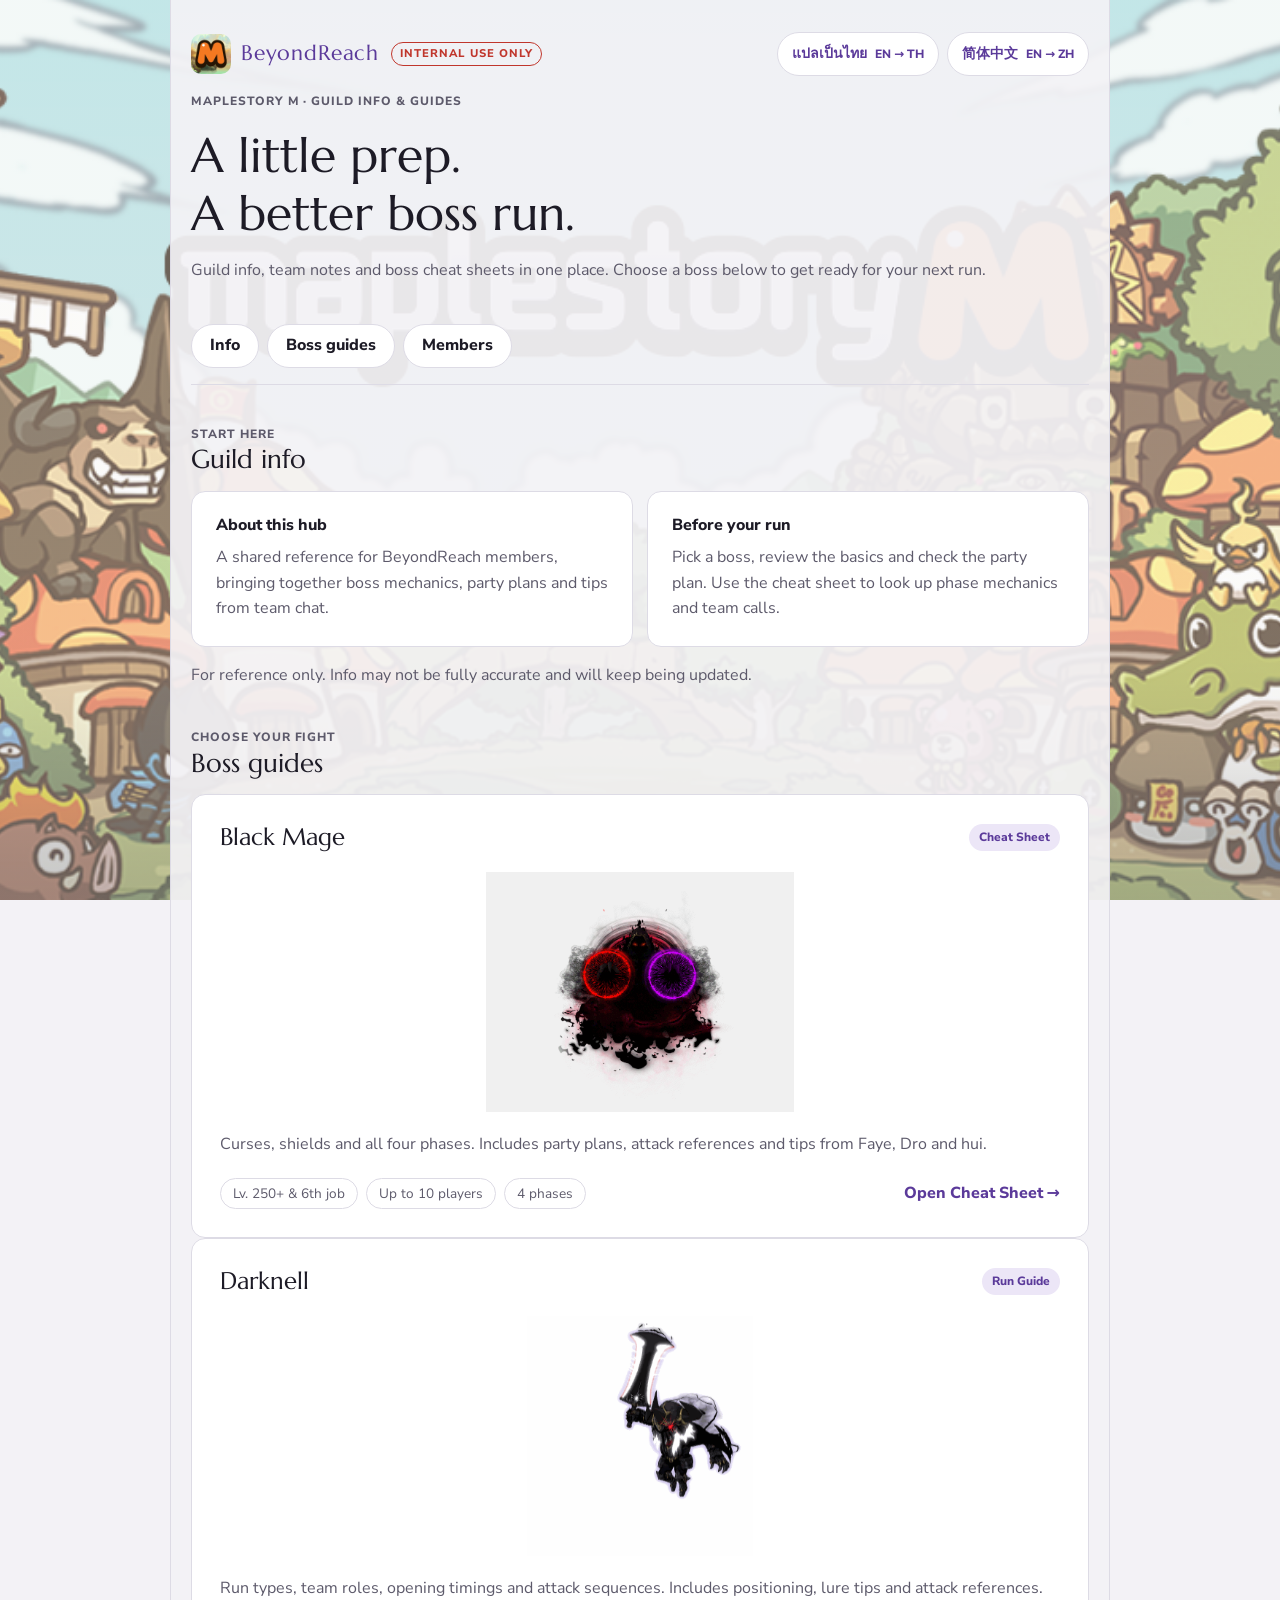
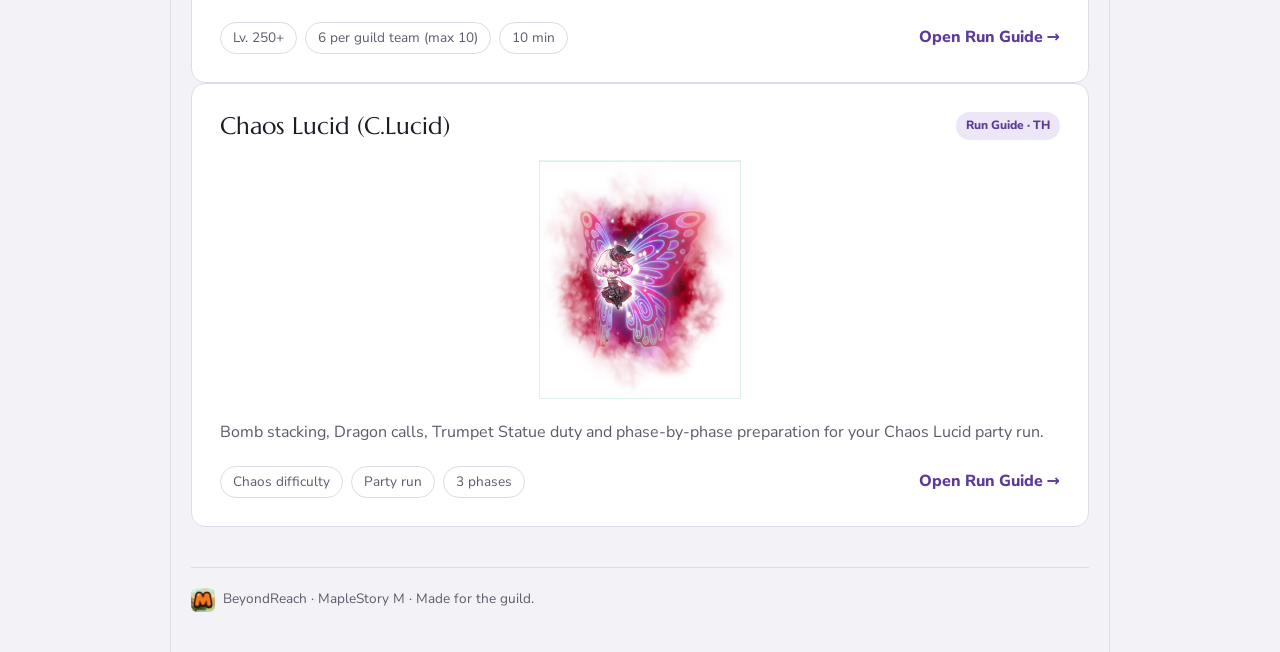
<file: index.html>
<!doctype html>
<html lang="en">
<head>
<meta charset="utf-8">
<link rel="icon" type="image/jpeg" sizes="400x400" href="img/comons/txM1bopK_400x400.jpg">
<link rel="apple-touch-icon" href="img/comons/txM1bopK_400x400.jpg">
<link rel="stylesheet" href="branding.css">
<meta property="og:type" content="website">
<meta property="og:site_name" content="BeyondReach">
<meta property="og:title" content="BeyondReach · Info &amp; Boss guides">
<meta property="og:description" content="BeyondReach guild info and MapleStory M boss guides. Choose a boss to open its cheat sheet.">
<meta property="og:url" content="https://beyond-reach-info.github.io/">
<meta property="og:image" content="https://beyond-reach-info.github.io/img/comons/txM1bopK_400x400.jpg">
<meta property="og:image:alt" content="MapleStory M logo">
<meta name="twitter:card" content="summary">


  <meta name="viewport" content="width=device-width,initial-scale=1,viewport-fit=cover">
  <meta name="description" content="BeyondReach guild info and MapleStory M boss guides. Choose a boss to open its cheat sheet.">
  <title>BeyondReach · Info &amp; Boss guides</title>
  <link rel="preconnect" href="https://fonts.googleapis.com">
  <link rel="stylesheet" href="https://fonts.googleapis.com/css2?family=Marcellus&family=Nunito+Sans:wght@400;600;700;800&display=swap">
  <link rel="stylesheet" href="styles.css?v=boss-art">
  <link rel="stylesheet" href="translation.css">
</head>
<body class="site-background">
<main class="wrap">
  <header>
    <div class="guild"><a class="guild-brand" href="./" aria-label="BeyondReach home"><img class="guild-logo" src="img/comons/txM1bopK_400x400.jpg" alt="" width="40" height="40"><span class="guild-name">BeyondReach</span></a><span class="guild-tag">Internal use only</span><div class="translation-actions" role="group" aria-label="Translate this page"><a class="translate-link" href="https://translate.google.com/translate?sl=auto&amp;tl=th&amp;u=https%3A%2F%2Fbeyond-reach-info.github.io%2F" target="_blank" rel="noopener" lang="th" translate="no" aria-label="แปลเป็นไทยผ่าน Google Translate (เปิดแท็บใหม่)" title="Google Translate - Opens in a new tab">แปลเป็นไทย <span aria-hidden="true">EN &rarr; TH</span></a><a class="translate-link" href="https://translate.google.com/translate?sl=en&amp;tl=zh-CN&amp;u=https%3A%2F%2Fbeyond-reach-info.github.io%2F" target="_blank" rel="noopener" lang="zh-Hans" translate="no" aria-label="Translate English to Simplified Chinese with Google Translate (opens in a new tab)" title="Google Translate - Opens in a new tab">简体中文 <span aria-hidden="true">EN &rarr; ZH</span></a></div></div>
    <p class="label">MapleStory M · Guild info &amp; guides</p>
    <h1>A little prep.<br>A better boss run.</h1>
    <p class="sub">Guild info, team notes and boss cheat sheets in one place. Choose a boss below to get ready for your next run.</p>
  </header>

  <nav aria-label="Main sections">
    <a href="#info">Info</a>
    <a href="#bosses">Boss guides</a>
    <a href="members.html">Members</a>
  </nav>

  <section id="info" aria-labelledby="info-h">
    <div><p class="label">Start here</p><h2 id="info-h">Guild info</h2></div>
    <div class="info-grid">
      <article class="card">
        <h3>About this hub</h3>
        <p class="sub">A shared reference for BeyondReach members, bringing together boss mechanics, party plans and tips from team chat.</p>
      </article>
      <article class="card">
        <h3>Before your run</h3>
        <p class="sub">Pick a boss, review the basics and check the party plan. Use the cheat sheet to look up phase mechanics and team calls.</p>
      </article>
    </div>
    <p class="sub">For reference only. Info may not be fully accurate and will keep being updated.</p>
  </section>

  <section id="bosses" aria-labelledby="bosses-h">
    <div><p class="label">Choose your fight</p><h2 id="bosses-h">Boss guides</h2></div>
    <ul class="boss-list">
      <li>
        <a class="boss-link" href="black-mage.html" aria-labelledby="black-mage-name black-mage-link">
          <div class="boss-top"><h3 id="black-mage-name">Black Mage</h3><span class="status">Cheat Sheet</span></div>
          <img class="boss-art" src="img/comons/SJd6Pyv.gif" alt="Black Mage" width="844" height="657" loading="lazy" decoding="async">
          <p class="sub">Curses, shields and all four phases. Includes party plans, attack references and tips from Faye, Dro and hui.</p>
          <div class="boss-bottom">
            <div class="facts"><span class="fact">Lv. 250+ &amp; 6th job</span><span class="fact">Up to 10 players</span><span class="fact">4 phases</span></div>
            <span class="open-guide" id="black-mage-link">Open Cheat Sheet <span aria-hidden="true">&rarr;</span></span>
          </div>
        </a>
      </li>
      <li>
        <a class="boss-link" href="darknell.html" aria-labelledby="darknell-name darknell-link">
          <div class="boss-top"><h3 id="darknell-name">Darknell</h3><span class="status">Run Guide</span></div>
          <img class="boss-art" src="img/comons/EbEmkZK.gif" alt="Darknell" width="620" height="661" loading="lazy" decoding="async">
          <p class="sub">Run types, team roles, opening timings and attack sequences. Includes positioning, lure tips and attack references.</p>
          <div class="boss-bottom">
            <div class="facts"><span class="fact">Lv. 250+</span><span class="fact">6 per guild team (max 10)</span><span class="fact">10 min</span></div>
            <span class="open-guide" id="darknell-link">Open Run Guide <span aria-hidden="true">&rarr;</span></span>
          </div>
        </a>
      </li>
      <li>
        <a class="boss-link" href="clucid.html" aria-labelledby="clucid-name clucid-link">
          <div class="boss-top"><h3 id="clucid-name">Chaos Lucid (C.Lucid)</h3><span class="status">Run Guide · TH</span></div>
          <img class="boss-art" src="img/clucid/charge.png" alt="Chaos Lucid ขณะใช้สกิล Charge ใน MapleStory M" width="377" height="445" loading="lazy" decoding="async">
          <p class="sub">Bomb stacking, Dragon calls, Trumpet Statue duty and phase-by-phase preparation for your Chaos Lucid party run.</p>
          <div class="boss-bottom">
            <div class="facts"><span class="fact">Chaos difficulty</span><span class="fact">Party run</span><span class="fact">3 phases</span></div>
            <span class="open-guide" id="clucid-link">Open Run Guide <span aria-hidden="true">&rarr;</span></span>
          </div>
        </a>
      </li>
    </ul>
  </section>

  <footer><img class="footer-logo" src="img/comons/txM1bopK_400x400.jpg" alt="" width="24" height="24" loading="lazy">BeyondReach · MapleStory M · Made for the guild.</footer>
</main>
</body>
</html>
</file>
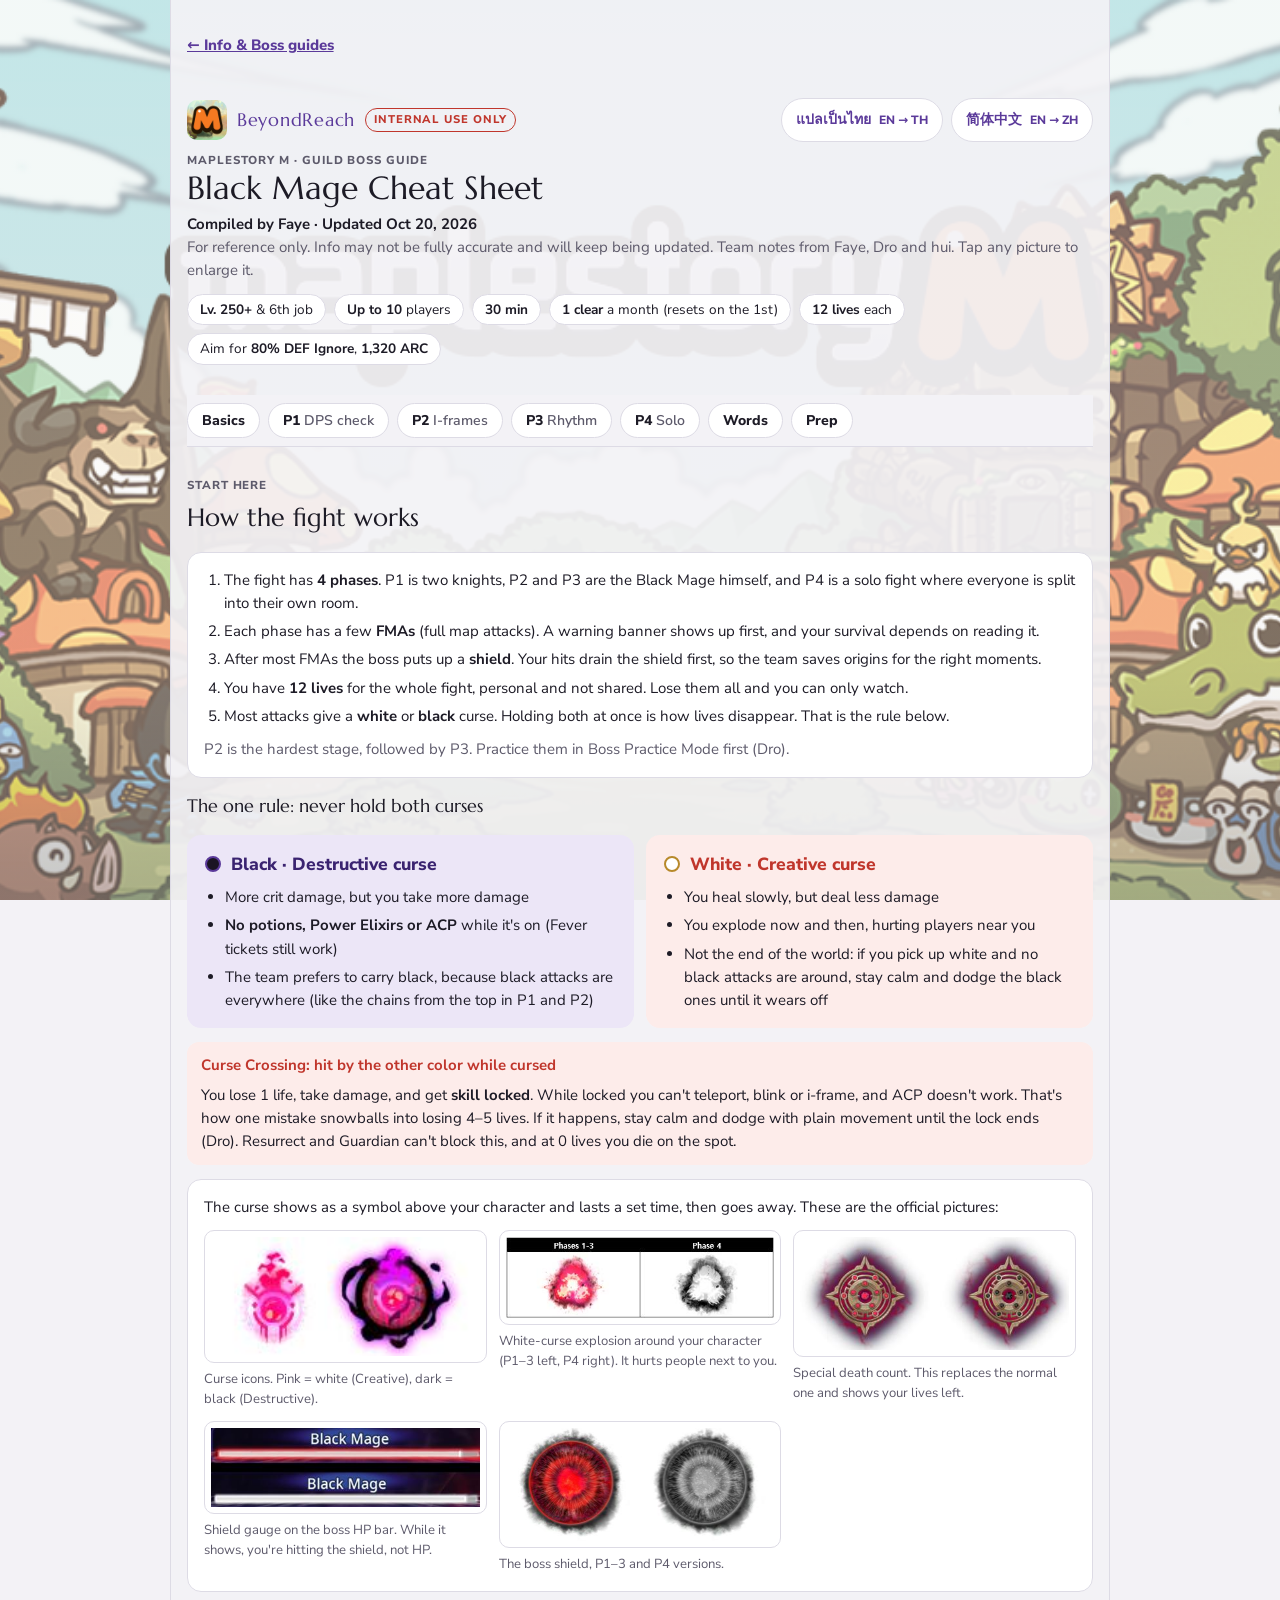
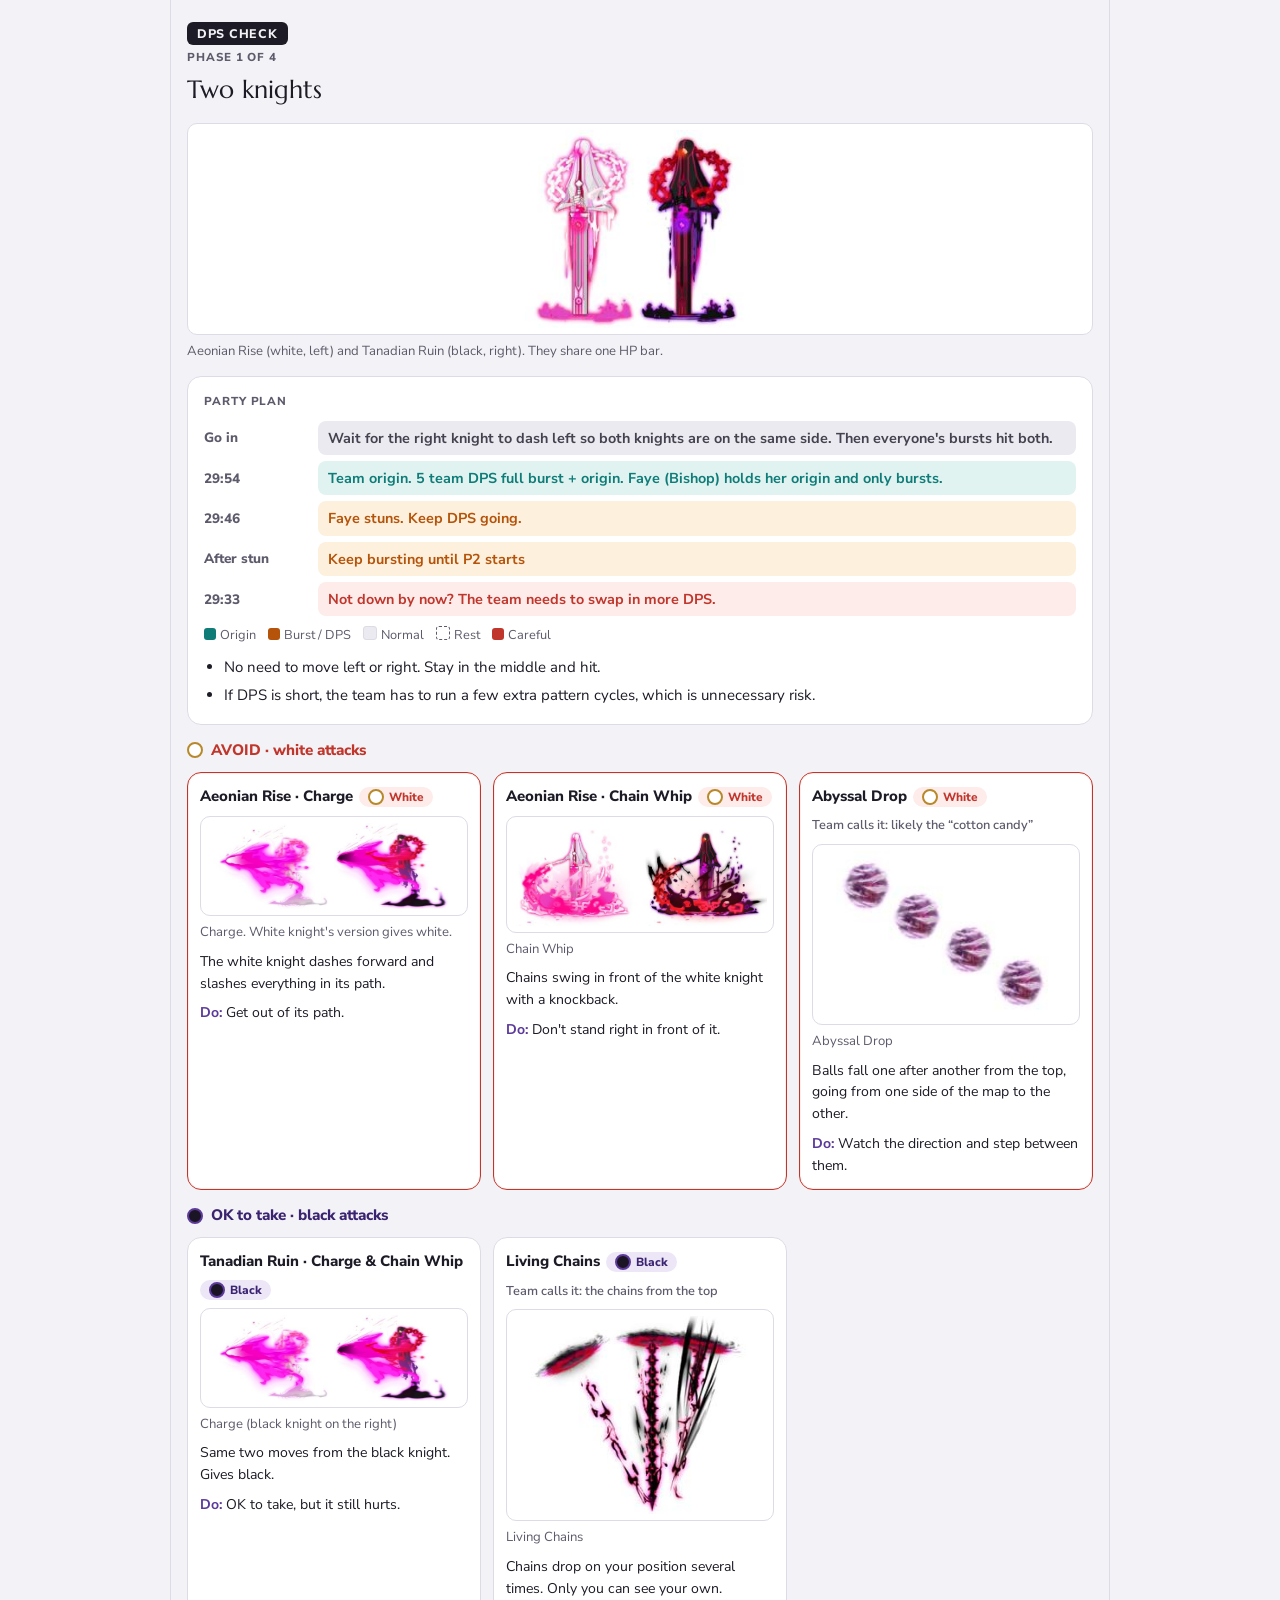
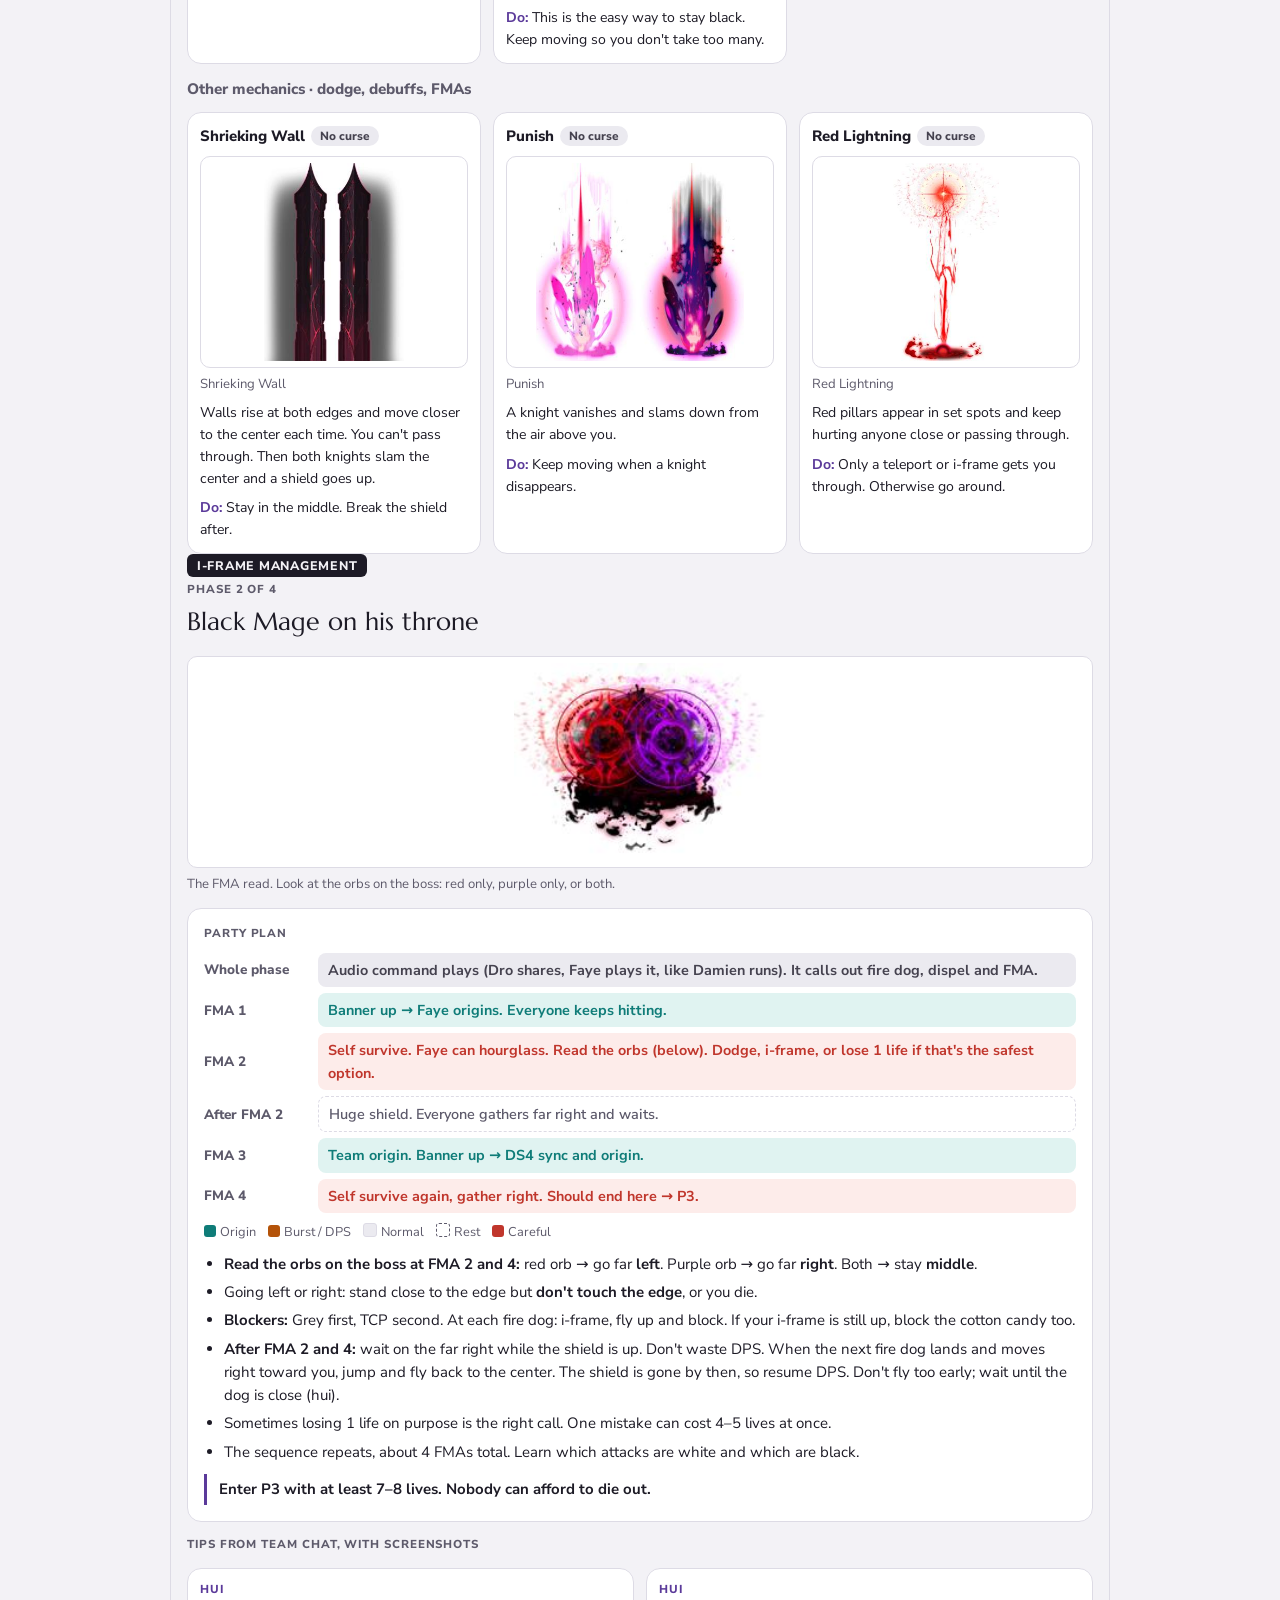
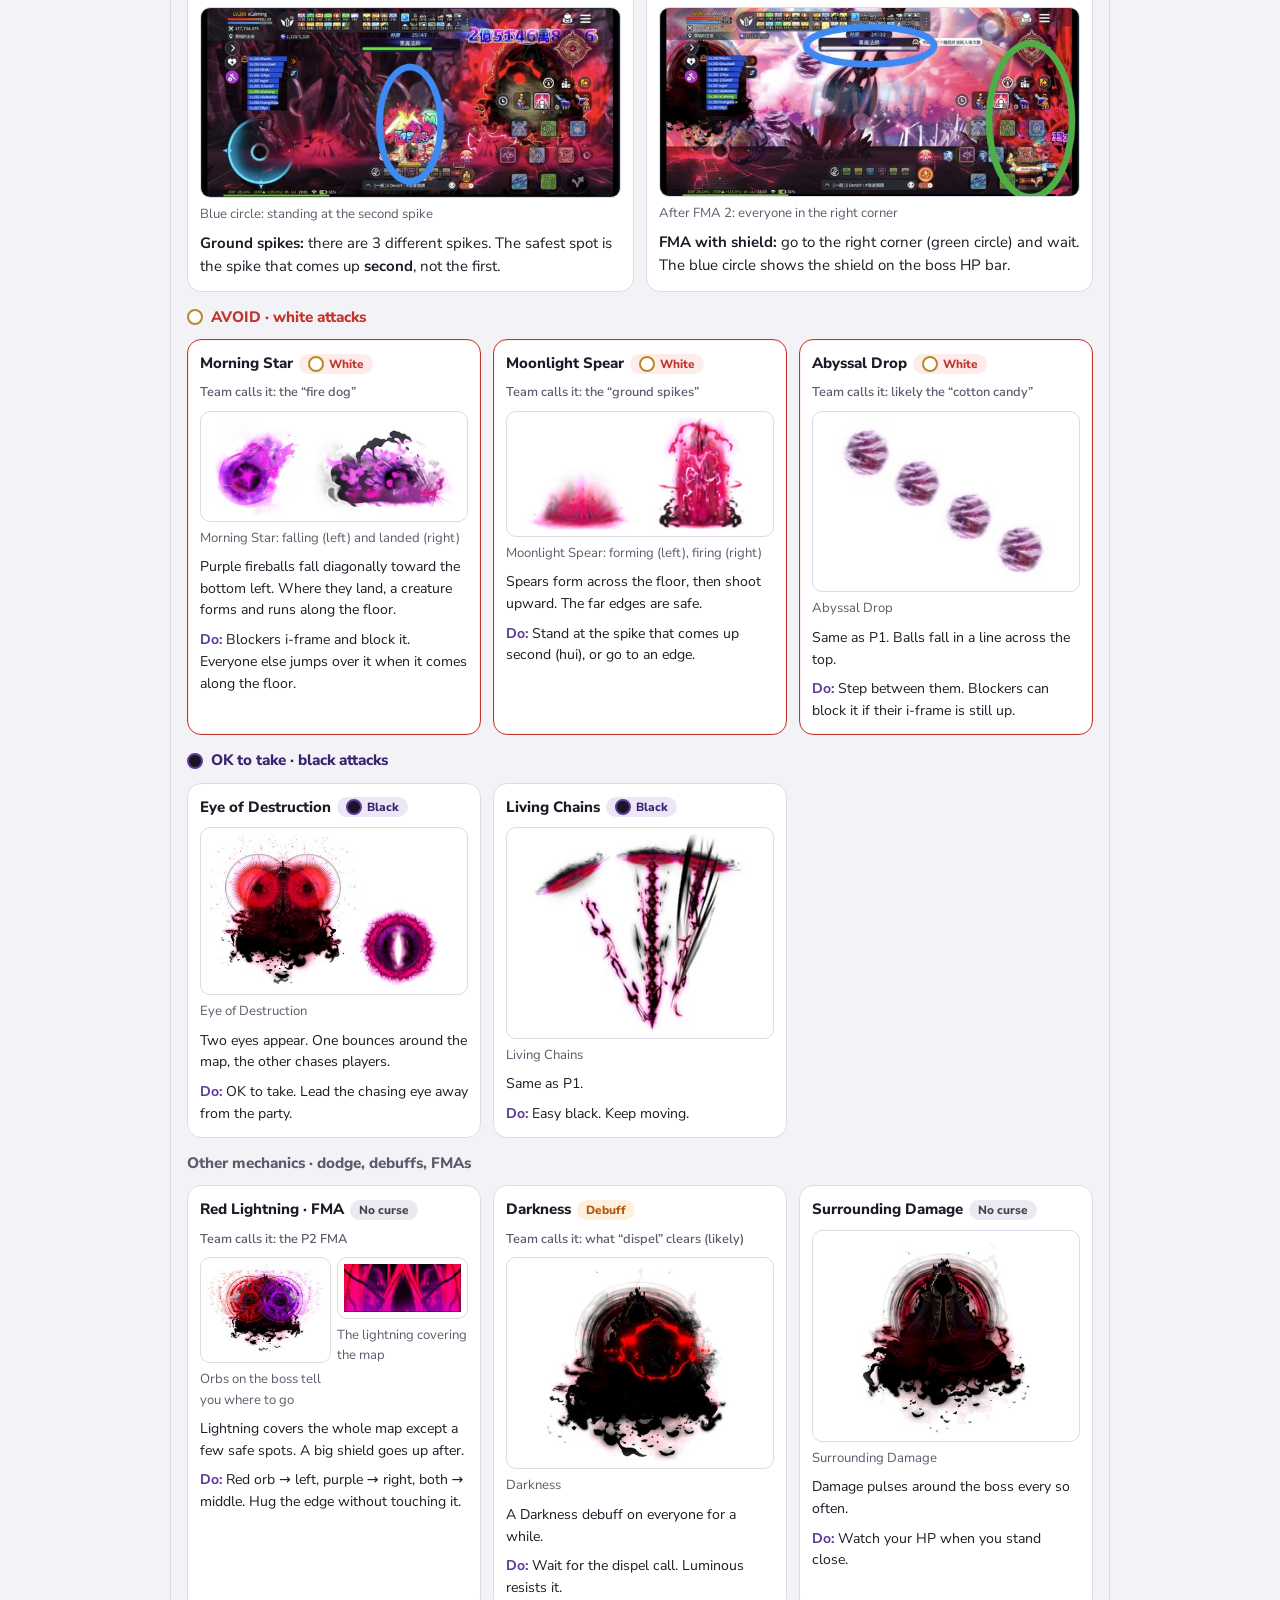
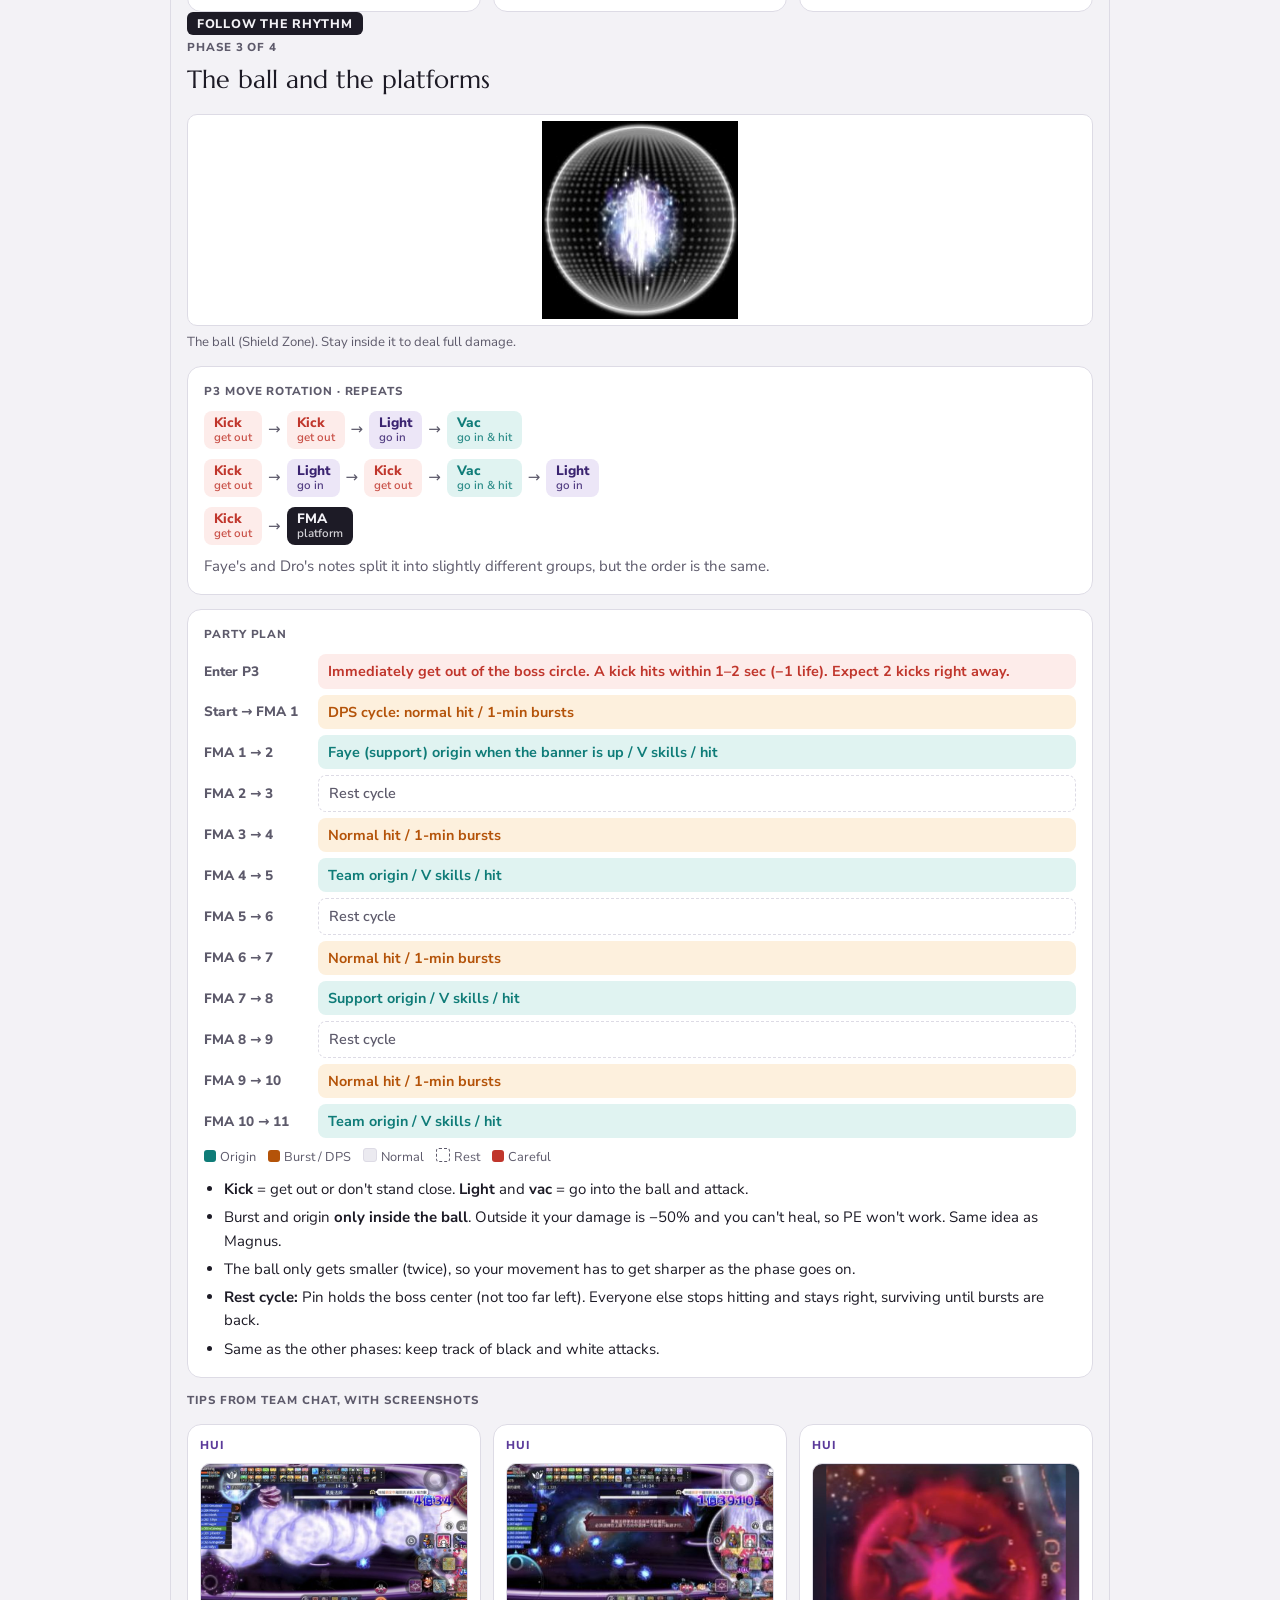
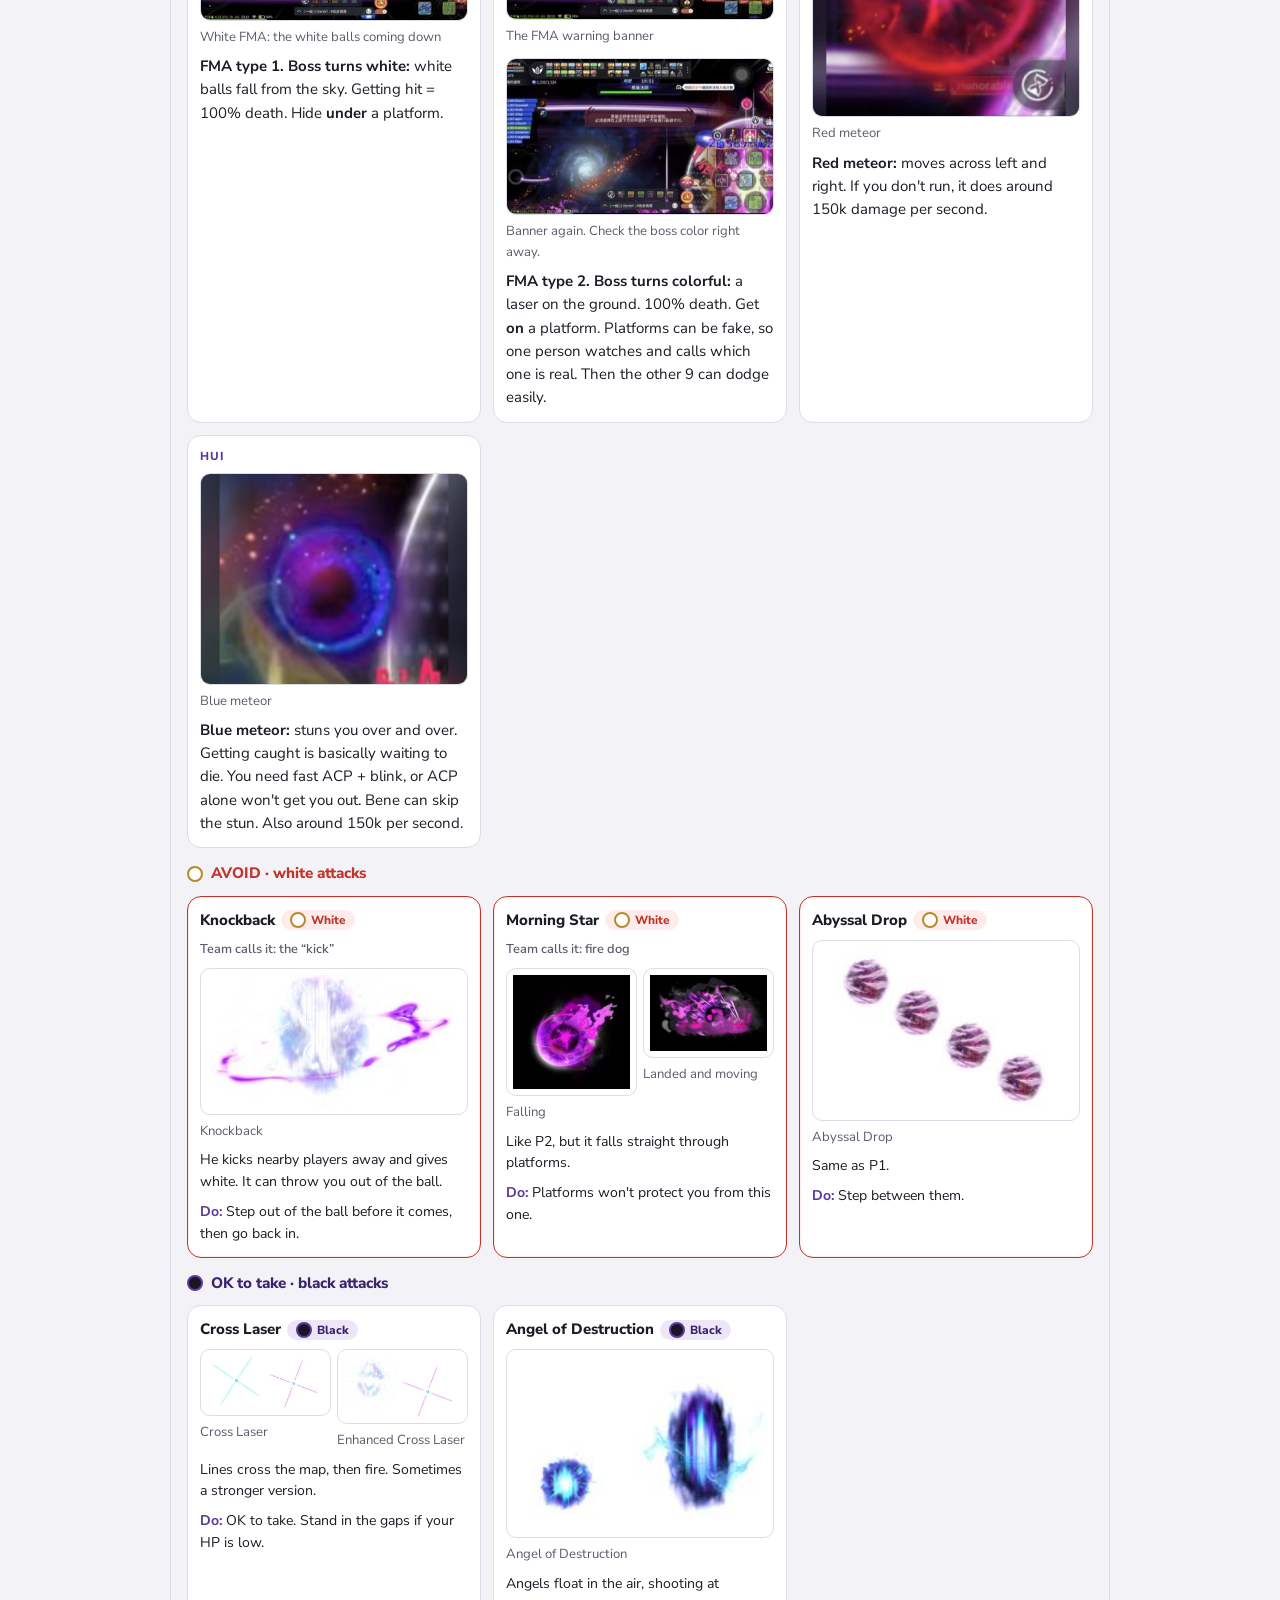
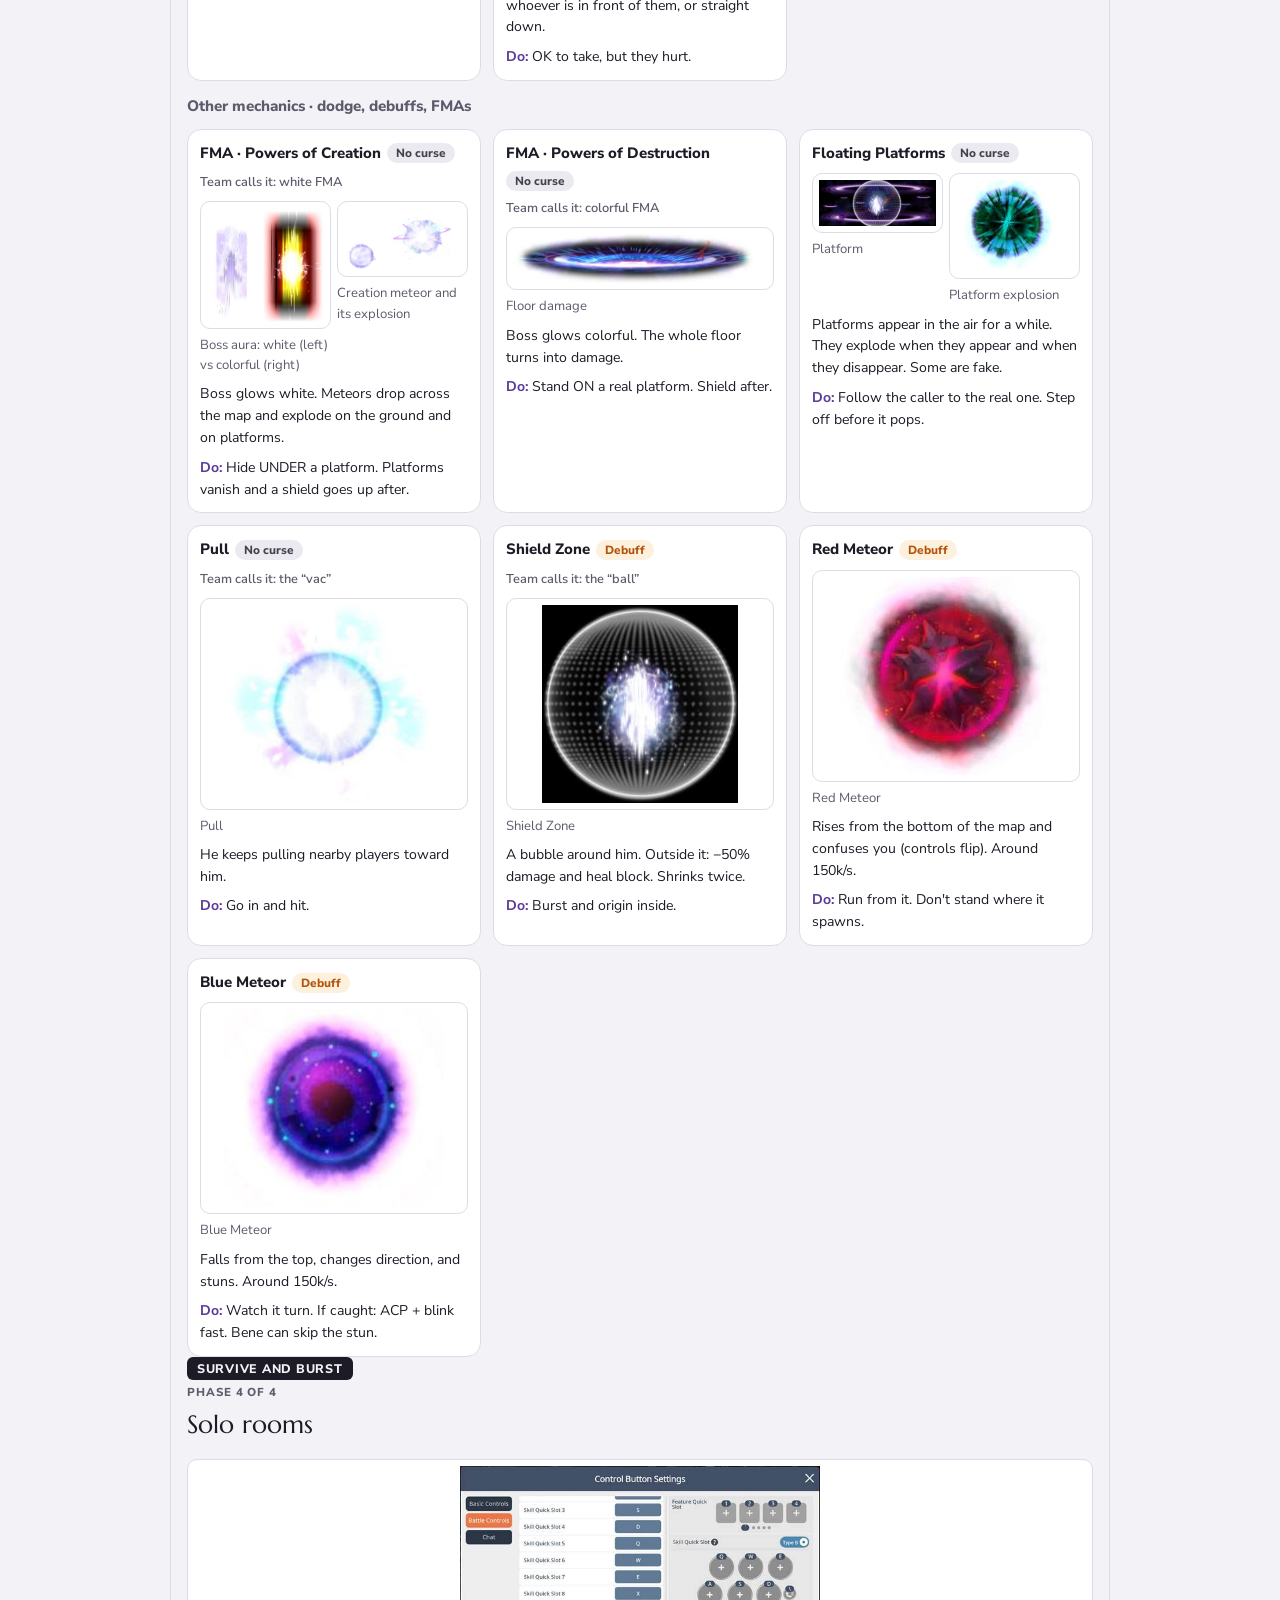
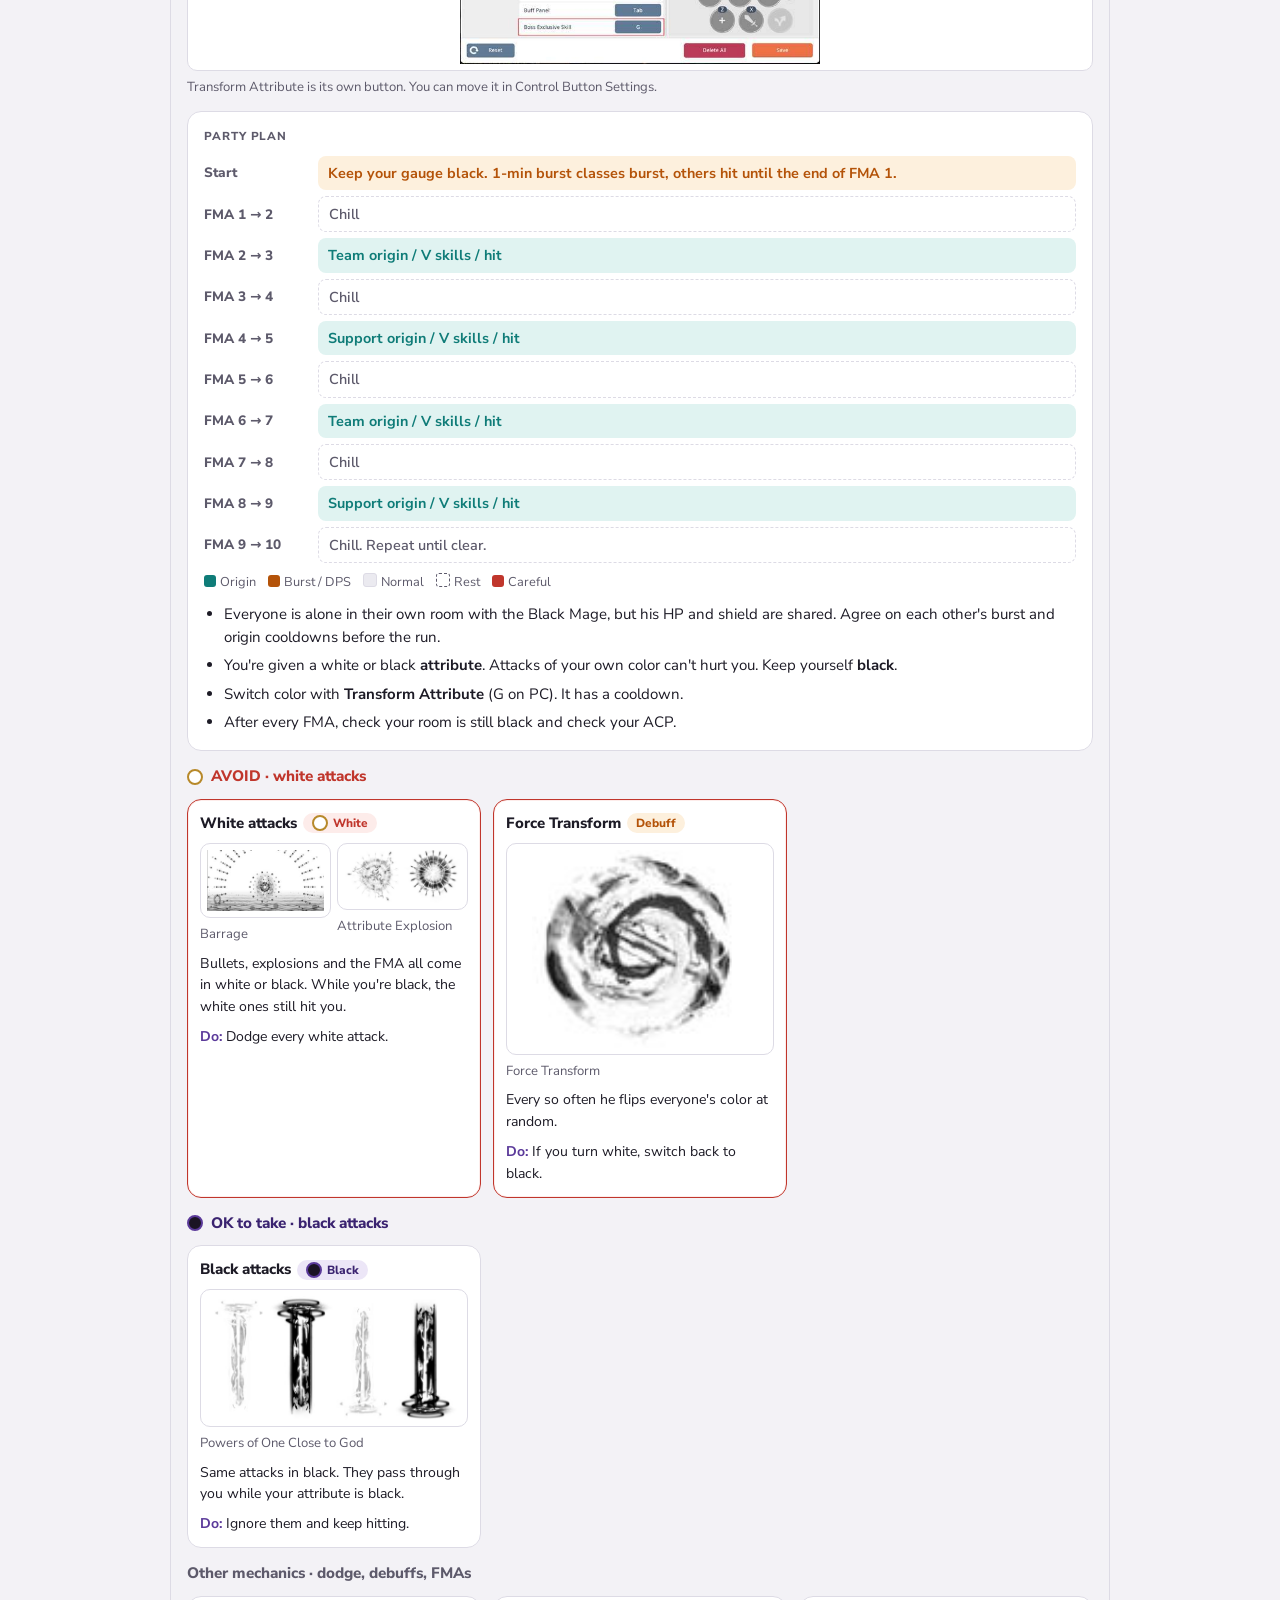
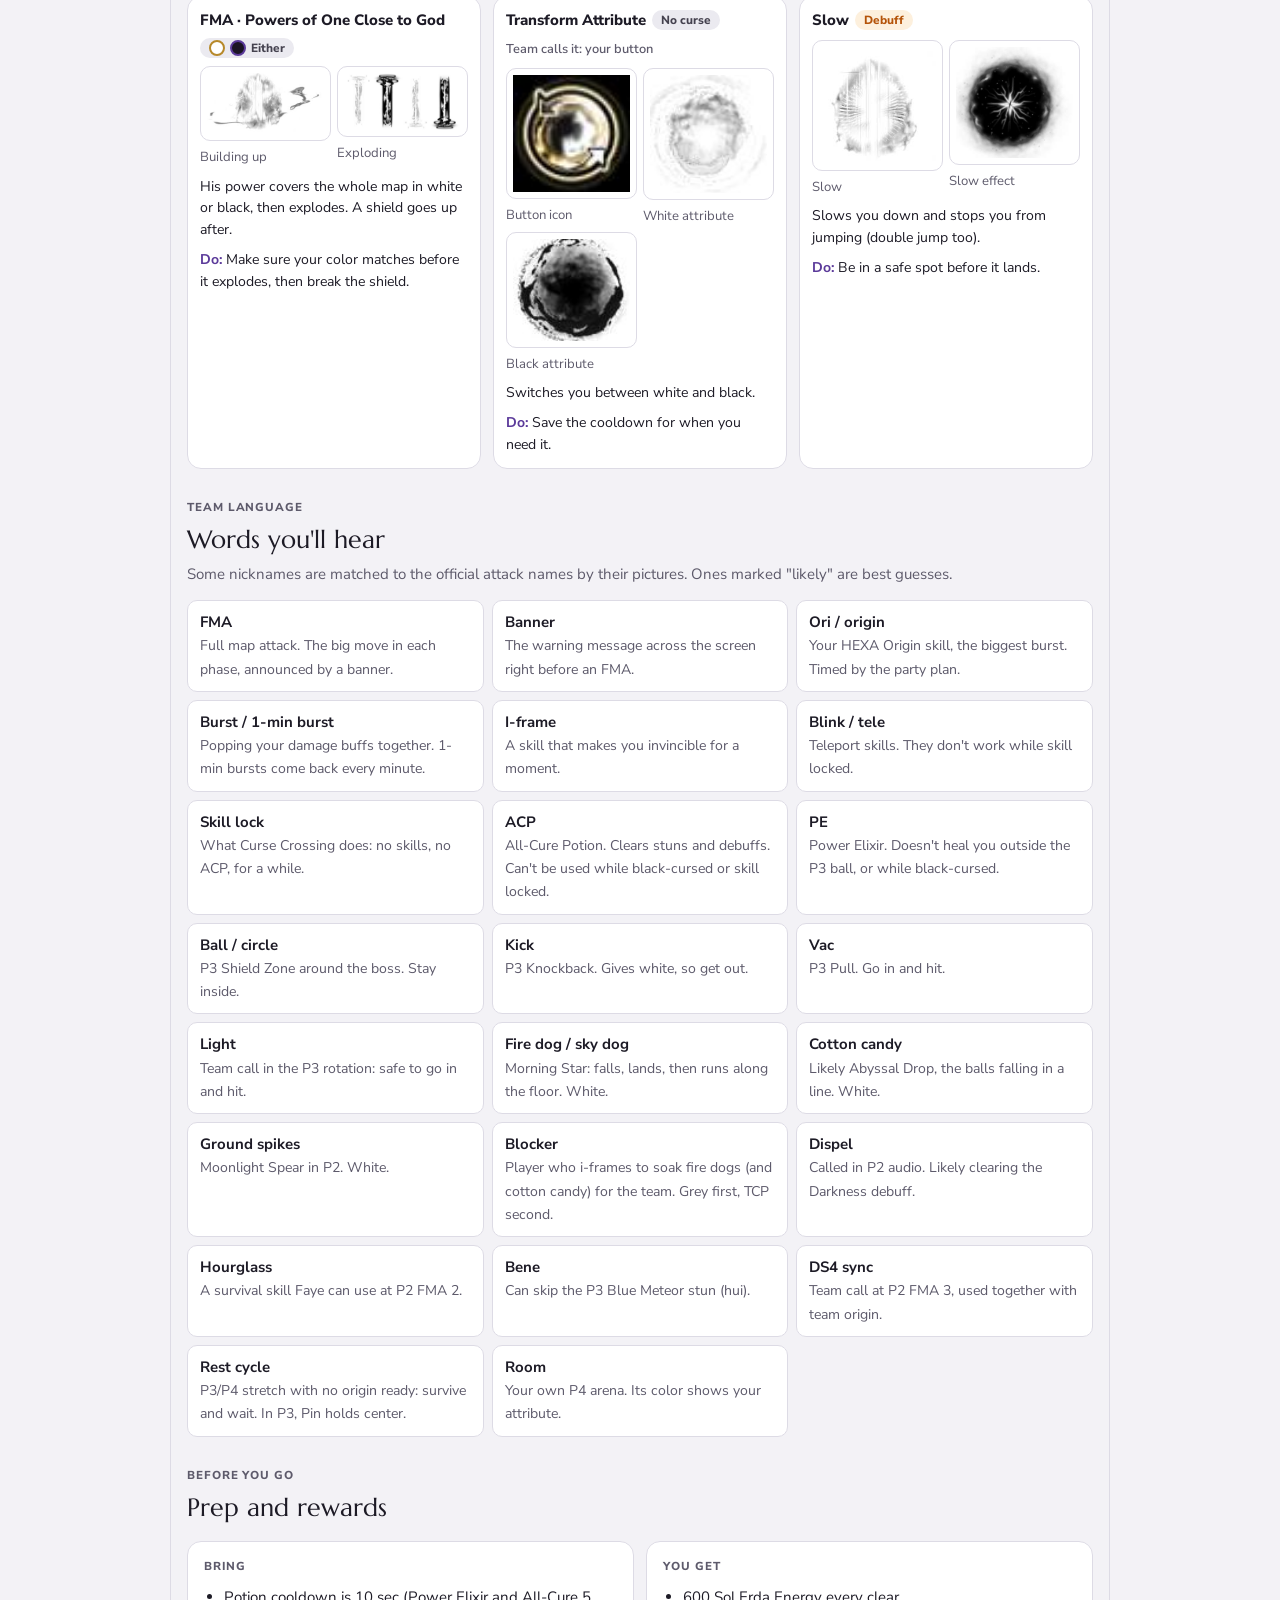
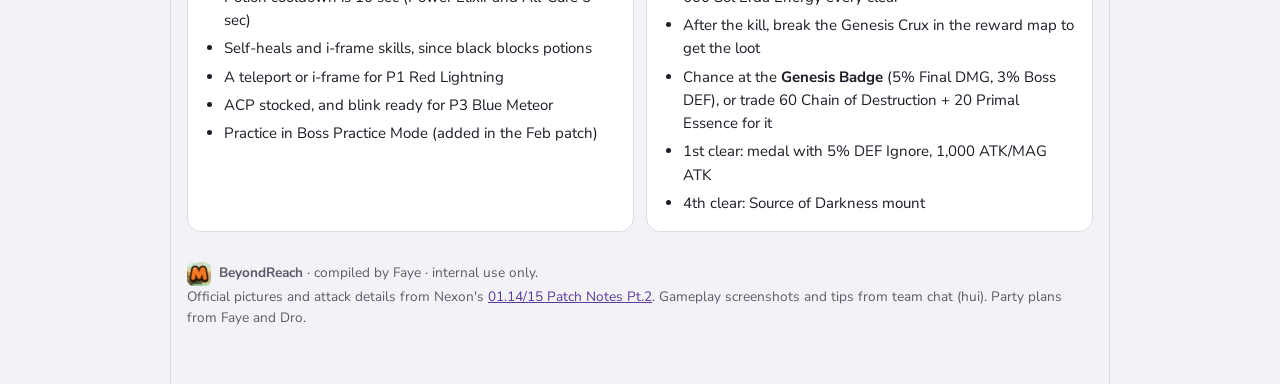
<file: black-mage.html>
<!doctype html><html><head>
<meta charset="utf-8">
<link rel="icon" type="image/jpeg" sizes="400x400" href="img/comons/txM1bopK_400x400.jpg">
<link rel="apple-touch-icon" href="img/comons/txM1bopK_400x400.jpg">
<link rel="stylesheet" href="branding.css">
<meta property="og:type" content="website">
<meta property="og:site_name" content="BeyondReach">
<meta property="og:title" content="Black Mage Cheat Sheet · BeyondReach">
<meta property="og:description" content="Black Mage Cheat Sheet · BeyondReach - MapleStory M guild boss guide.">
<meta property="og:url" content="https://beyond-reach-info.github.io/black-mage.html">
<meta property="og:image" content="https://beyond-reach-info.github.io/img/comons/txM1bopK_400x400.jpg">
<meta property="og:image:alt" content="MapleStory M logo">
<meta name="twitter:card" content="summary">
<meta name=viewport content="width=device-width,initial-scale=1,viewport-fit=cover"><style>:root{color-scheme:light;box-sizing:border-box;padding-top:env(safe-area-inset-top,0px);padding-bottom:env(safe-area-inset-bottom,0px)}html{scroll-padding-top:env(safe-area-inset-top,0px)}body{margin:0;padding:0;font:14px -apple-system,BlinkMacSystemFont,sans-serif;background:#fff;color:#000}img{max-width:100%}[hidden]:not([hidden=until-found i]){display:none!important}</style></head><body class="site-background">
<title>Black Mage Cheat Sheet &middot; BeyondReach</title>
<link rel="stylesheet" href="translation.css">
<meta name="claude:viewport-fit-sides" content="cover">
<link rel="preconnect" href="https://fonts.googleapis.com">
<link rel="stylesheet" href="https://fonts.googleapis.com/css2?family=Marcellus&family=Nunito+Sans:wght@400;600;700;800&display=swap">
<style>
/* Layout: one reading column with sticky tabs. Basics first (curses, shields, lives, words), then each phase = goal, party plan, community tips with screenshots, attack cards with pictures grouped Avoid / OK / Other */
:root{
  --bg:#f3f2f6; --surface:#ffffff; --fg:#1d1b26; --muted:#5d5a6b; --line:#dddbe5;
  --avoid:#c0362c; --avoid-bg:#fdecea;
  --ok:#5b3a9a; --ok-bg:#ece6f7; --ok-fg:#3a2370;
  --white-c:#b7892a;
  --neutral-bg:#ebeaf0; --neutral-fg:#45424f;
  --ori:#0f7c78; --ori-bg:#e0f3f1;
  --burst:#b45309; --burst-bg:#fdf0dd;
  --sprite-bg:#ffffff;
  --accent:#5b3a9a;
  --display:"Marcellus",Georgia,"Times New Roman",serif;
  --body:"Nunito Sans",system-ui,-apple-system,"Segoe UI",sans-serif;
}
@media (prefers-color-scheme: dark){:root:not([data-theme="light"]){
  --bg:#14121b; --surface:#1d1a27; --fg:#ecebf3; --muted:#a6a2b8; --line:#2f2b3d;
  --avoid:#f08a7f; --avoid-bg:#3a1c1a; --ok:#b39cf0; --ok-bg:#251d3a; --ok-fg:#d4c6f7;
  --white-c:#e7c26a; --neutral-bg:#2a2736; --neutral-fg:#c9c6d6;
  --ori:#5fd1c9; --ori-bg:#143230; --burst:#f2a656; --burst-bg:#3a2810;
  --sprite-bg:#f4f3f8; --accent:#b39cf0; color-scheme:dark}}
:root[data-theme="dark"]{
  --bg:#14121b; --surface:#1d1a27; --fg:#ecebf3; --muted:#a6a2b8; --line:#2f2b3d;
  --avoid:#f08a7f; --avoid-bg:#3a1c1a; --ok:#b39cf0; --ok-bg:#251d3a; --ok-fg:#d4c6f7;
  --white-c:#e7c26a; --neutral-bg:#2a2736; --neutral-fg:#c9c6d6;
  --ori:#5fd1c9; --ori-bg:#143230; --burst:#f2a656; --burst-bg:#3a2810;
  --sprite-bg:#f4f3f8; --accent:#b39cf0; color-scheme:dark}
html{scroll-behavior:smooth}
@media (prefers-reduced-motion:reduce){html{scroll-behavior:auto}}
body{background:var(--bg);color:var(--fg);font-family:var(--body);font-size:15px;line-height:1.55}
body::before{content:"";position:fixed;inset:0 0 auto;height:env(safe-area-inset-top,0px);z-index:10;background:var(--bg)}
.wrap{max-width:940px;margin:0 auto;padding-block:24px 56px;padding-left:max(16px,env(safe-area-inset-left,0px));padding-right:max(16px,env(safe-area-inset-right,0px));display:flex;flex-direction:column;gap:30px}
h1,h2,h3{font-family:var(--display);font-weight:400;text-wrap:balance;margin:0}
h1{font-size:2rem;line-height:1.15}
h2{font-size:1.55rem}
h3{font-size:1.15rem}
p{margin:0}
ul,ol{margin:0;padding-left:20px;display:flex;flex-direction:column;gap:5px}
.label{font-size:.72rem;text-transform:uppercase;letter-spacing:.08em;font-weight:800;color:var(--muted)}
.sub{color:var(--muted)}
b.w{color:var(--avoid)} b.k{color:var(--ok)}

/* header */
.guild{display:flex;align-items:center;gap:10px;flex-wrap:wrap;margin-bottom:10px}
.guild-name{font-family:var(--display);font-size:1.15rem;letter-spacing:.04em;color:var(--accent)}
.guild-tag{font-size:.7rem;font-weight:800;text-transform:uppercase;letter-spacing:.08em;color:var(--avoid);border:1px solid var(--avoid);border-radius:999px;padding:2px 8px}
.byline{margin-top:6px;font-weight:700}
.facts{display:flex;flex-wrap:wrap;gap:8px;margin-top:12px}
.fact{background:var(--surface);border:1px solid var(--line);border-radius:999px;padding:4px 12px;font-size:.85rem}

/* nav */
nav{position:sticky;top:env(safe-area-inset-top,0px);z-index:5;background:var(--bg);padding-block:8px;border-bottom:1px solid var(--line);display:flex;gap:8px;overflow-x:auto}
nav a{flex:none;text-decoration:none;color:var(--fg);background:var(--surface);border:1px solid var(--line);border-radius:999px;padding:6px 14px;font-weight:800;font-size:.88rem}
nav a span{color:var(--muted);font-weight:600}
nav a:focus-visible,button:focus-visible{outline:2px solid var(--accent);outline-offset:2px}

section{scroll-margin-top:64px;display:flex;flex-direction:column;gap:14px}
.card{background:var(--surface);border:1px solid var(--line);border-radius:14px;padding:16px;display:flex;flex-direction:column;gap:10px;min-width:0}

/* rule */
.rule{display:grid;grid-template-columns:1fr 1fr;gap:12px}
.big{border-radius:14px;padding:16px 18px;display:flex;flex-direction:column;gap:8px;min-width:0}
.big.avoid{background:var(--avoid-bg);color:var(--avoid)}
.big.ok{background:var(--ok-bg);color:var(--ok-fg)}
.big h3{font-family:var(--body);font-weight:800;font-size:1.1rem;display:flex;align-items:center;gap:10px}
.big p,.big li{color:var(--fg)}
.dot{width:12px;height:12px;border-radius:50%;flex:none;display:inline-block}
.dot.w{background:#fff;border:2px solid var(--white-c)}
.dot.b{background:#1b1424;border:2px solid var(--ok)}
.warnbox{background:var(--avoid-bg);border-radius:12px;padding:12px 14px;display:flex;flex-direction:column;gap:6px}
.warnbox strong{color:var(--avoid)}

/* figures */
figure{margin:0;display:flex;flex-direction:column;gap:6px;min-width:0}
figcaption{font-size:.82rem;color:var(--muted)}
.zoom{all:unset;cursor:zoom-in;display:block;border-radius:10px;overflow:hidden;border:1px solid var(--line)}
.zoom img{display:block;width:100%;height:auto}
.zoom.sprite{background:var(--sprite-bg)}
.zoom.sprite img{max-height:210px;object-fit:contain;padding:6px;box-sizing:border-box}
.figs{display:grid;grid-template-columns:repeat(auto-fit,minmax(220px,1fr));gap:12px}

/* phase */
.phead{display:flex;flex-direction:column;gap:4px}
.goal{display:inline-block;align-self:flex-start;background:var(--fg);color:var(--bg);border-radius:6px;padding:2px 10px;font-weight:800;font-size:.78rem;letter-spacing:.06em;text-transform:uppercase}
.target{border-left:3px solid var(--accent);padding:4px 12px;font-weight:700}
.tl{display:flex;flex-direction:column;gap:6px}
.step{display:grid;grid-template-columns:104px minmax(0,1fr);gap:10px;align-items:center}
.when{font-weight:800;font-variant-numeric:tabular-nums;font-size:.85rem;color:var(--muted)}
.what{border-radius:8px;padding:6px 10px;font-weight:700;font-size:.9rem;min-width:0}
.what.hit{background:var(--neutral-bg);color:var(--neutral-fg)}
.what.burst{background:var(--burst-bg);color:var(--burst)}
.what.ori{background:var(--ori-bg);color:var(--ori)}
.what.chill{border:1px dashed var(--line);color:var(--muted);font-weight:600}
.what.warn{background:var(--avoid-bg);color:var(--avoid)}
.tl-legend{display:flex;flex-wrap:wrap;gap:6px 12px;font-size:.8rem;color:var(--muted)}
.sw{display:inline-block;width:12px;height:12px;border-radius:3px;vertical-align:-1px;margin-right:4px}
.sw.hit{background:var(--neutral-bg);border:1px solid var(--line)} .sw.burst{background:var(--burst)} .sw.ori{background:var(--ori)} .sw.chill{border:1px dashed var(--muted)}
.seq{display:flex;flex-wrap:wrap;gap:6px;align-items:center}
.mv{border-radius:8px;padding:4px 10px;font-weight:800;font-size:.85rem;display:inline-flex;flex-direction:column;line-height:1.2}
.mv small{font-weight:600;font-size:.72rem;opacity:.85}
.mv.kick{background:var(--avoid-bg);color:var(--avoid)}
.mv.light{background:var(--ok-bg);color:var(--ok-fg)}
.mv.vac{background:var(--ori-bg);color:var(--ori)}
.mv.fma{background:var(--fg);color:var(--bg)}
.arrow{color:var(--muted)}
.tips{display:grid;grid-template-columns:repeat(auto-fit,minmax(260px,1fr));gap:12px}
.tip{background:var(--surface);border:1px solid var(--line);border-radius:14px;padding:12px;display:flex;flex-direction:column;gap:8px;min-width:0}
.who{font-size:.72rem;font-weight:800;text-transform:uppercase;letter-spacing:.08em;color:var(--accent)}

/* attacks */
.group{display:flex;flex-direction:column;gap:10px}
.gh{font-weight:800;display:flex;align-items:center;gap:8px;font-size:.95rem}
.gh.avoid{color:var(--avoid)} .gh.ok{color:var(--ok-fg)} .gh.dodge{color:var(--muted)}
.atks{display:grid;grid-template-columns:repeat(auto-fill,minmax(260px,1fr));gap:12px}
.atk{background:var(--surface);border:1px solid var(--line);border-radius:14px;padding:12px;display:flex;flex-direction:column;gap:8px;min-width:0}
.atk.avoid{border-color:var(--avoid);box-shadow:inset 0 0 0 1px var(--avoid-bg)}
.an{font-weight:800;display:flex;flex-wrap:wrap;gap:6px;align-items:center}
.aka{font-size:.8rem;color:var(--muted);font-weight:600}
.atk p{font-size:.88rem}
.atk .do b{color:var(--accent)}
.thumbs{display:grid;grid-template-columns:repeat(auto-fit,minmax(110px,1fr));gap:6px}
.tag{display:inline-flex;align-items:center;gap:5px;border-radius:999px;padding:1px 9px;font-size:.74rem;font-weight:800;white-space:nowrap}
.tag.w{background:var(--avoid-bg);color:var(--avoid)}
.tag.b{background:var(--ok-bg);color:var(--ok-fg)}
.tag.x,.tag.n{background:var(--neutral-bg);color:var(--neutral-fg)}
.tag.d{background:var(--burst-bg);color:var(--burst)}

/* glossary */
.gloss{display:grid;grid-template-columns:repeat(auto-fill,minmax(260px,1fr));gap:8px}
.term{background:var(--surface);border:1px solid var(--line);border-radius:10px;padding:10px 12px;min-width:0}
.term b{display:block}
.term span{color:var(--muted);font-size:.88rem}

.grid2{display:grid;grid-template-columns:1fr 1fr;gap:12px}
.foot{color:var(--muted);font-size:.85rem}
.foot a{color:var(--accent)}

/* lightbox */
dialog{border:0;padding:0;background:transparent;max-width:min(96vw,1100px)}
dialog::backdrop{background:rgba(10,8,16,.85)}
dialog img{display:block;max-width:100%;max-height:82vh;border-radius:10px;background:#fff}
dialog p{color:#fff;margin-top:8px;font-size:.9rem}
dialog button{position:absolute;top:8px;right:8px;background:rgba(0,0,0,.6);color:#fff;border:0;border-radius:999px;width:36px;height:36px;font-size:1.2rem;cursor:pointer}

@media (max-width:600px){.rule,.grid2{grid-template-columns:1fr}.step{grid-template-columns:84px minmax(0,1fr)}h1{font-size:1.7rem}}
</style>

<main class="wrap">
  <a href="./" style="color:var(--accent);font-weight:800;align-self:flex-start;min-height:44px;display:inline-flex;align-items:center">&larr; Info &amp; Boss guides</a>
  <header>
    <div class="guild"><a class="guild-brand" href="./" aria-label="BeyondReach home"><img class="guild-logo" src="img/comons/txM1bopK_400x400.jpg" alt="" width="40" height="40"><span class="guild-name">BeyondReach</span></a><span class="guild-tag">Internal use only</span><div class="translation-actions" role="group" aria-label="Translate this page"><a class="translate-link" href="https://translate.google.com/translate?sl=auto&amp;tl=th&amp;u=https%3A%2F%2Fbeyond-reach-info.github.io%2Fblack-mage.html" target="_blank" rel="noopener" lang="th" translate="no" aria-label="แปลเป็นไทยผ่าน Google Translate (เปิดแท็บใหม่)" title="Google Translate - Opens in a new tab">แปลเป็นไทย <span aria-hidden="true">EN &rarr; TH</span></a><a class="translate-link" href="https://translate.google.com/translate?sl=en&amp;tl=zh-CN&amp;u=https%3A%2F%2Fbeyond-reach-info.github.io%2Fblack-mage.html" target="_blank" rel="noopener" lang="zh-Hans" translate="no" aria-label="Translate English to Simplified Chinese with Google Translate (opens in a new tab)" title="Google Translate - Opens in a new tab">简体中文 <span aria-hidden="true">EN &rarr; ZH</span></a></div></div>
    <div class="label">MapleStory M · Guild boss guide</div>
    <h1>Black Mage Cheat Sheet</h1>
    <p class="byline">Compiled by Faye · Updated Oct 20, 2026</p>
    <p class="sub">For reference only. Info may not be fully accurate and will keep being updated. Team notes from Faye, Dro and hui. Tap any picture to enlarge it.</p>
    <div class="facts">
      <span class="fact"><b>Lv. 250+</b> &amp; 6th job</span>
      <span class="fact"><b>Up to 10</b> players</span>
      <span class="fact"><b>30 min</b></span>
      <span class="fact"><b>1 clear</b> a month (resets on the 1st)</span>
      <span class="fact"><b>12 lives</b> each</span>
      <span class="fact">Aim for <b>80% DEF Ignore</b>, <b>1,320 ARC</b></span>
    </div>
  </header>

  <nav aria-label="Sections">
    <a href="#basics">Basics</a>
    <a href="#p1">P1 <span>DPS check</span></a>
    <a href="#p2">P2 <span>I-frames</span></a>
    <a href="#p3">P3 <span>Rhythm</span></a>
    <a href="#p4">P4 <span>Solo</span></a>
    <a href="#words">Words</a>
    <a href="#prep">Prep</a>
  </nav>

  <!-- BASICS -->
  <section id="basics" aria-labelledby="basics-h">
    <div class="phead"><div class="label">Start here</div><h2 id="basics-h">How the fight works</h2></div>
    <div class="card">
      <ol>
        <li>The fight has <b>4 phases</b>. P1 is two knights, P2 and P3 are the Black Mage himself, and P4 is a solo fight where everyone is split into their own room.</li>
        <li>Each phase has a few <b>FMAs</b> (full map attacks). A warning banner shows up first, and your survival depends on reading it.</li>
        <li>After most FMAs the boss puts up a <b>shield</b>. Your hits drain the shield first, so the team saves origins for the right moments.</li>
        <li>You have <b>12 lives</b> for the whole fight, personal and not shared. Lose them all and you can only watch.</li>
        <li>Most attacks give a <b>white</b> or <b>black</b> curse. Holding both at once is how lives disappear. That is the rule below.</li>
      </ol>
      <p class="sub">P2 is the hardest stage, followed by P3. Practice them in Boss Practice Mode first (Dro).</p>
    </div>

    <h3>The one rule: never hold both curses</h3>
    <div class="rule">
      <div class="big ok">
        <h3><span class="dot b"></span>Black · Destructive curse</h3>
        <ul>
          <li>More crit damage, but you take more damage</li>
          <li><b>No potions, Power Elixirs or ACP</b> while it's on (Fever tickets still work)</li>
          <li>The team prefers to carry black, because black attacks are everywhere (like the chains from the top in P1 and P2)</li>
        </ul>
      </div>
      <div class="big avoid">
        <h3><span class="dot w"></span>White · Creative curse</h3>
        <ul>
          <li>You heal slowly, but deal less damage</li>
          <li>You explode now and then, hurting players near you</li>
          <li>Not the end of the world: if you pick up white and no black attacks are around, stay calm and dodge the black ones until it wears off</li>
        </ul>
      </div>
    </div>
    <div class="warnbox">
      <strong>Curse Crossing: hit by the other color while cursed</strong>
      <p>You lose 1 life, take damage, and get <b>skill locked</b>. While locked you can't teleport, blink or i-frame, and ACP doesn't work. That's how one mistake snowballs into losing 4–5 lives. If it happens, stay calm and dodge with plain movement until the lock ends (Dro). Resurrect and Guardian can't block this, and at 0 lives you die on the spot.</p>
    </div>
    <div class="card">
      <p>The curse shows as a symbol above your character and lasts a set time, then goes away. These are the official pictures:</p>
      <div class="figs" id="fig-curse"></div>
    </div>
  </section>

  <div id="phases"></div>

  <!-- WORDS -->
  <section id="words" aria-labelledby="words-h">
    <div class="phead"><div class="label">Team language</div><h2 id="words-h">Words you'll hear</h2><p class="sub">Some nicknames are matched to the official attack names by their pictures. Ones marked "likely" are best guesses.</p></div>
    <div class="gloss" id="gloss"></div>
  </section>

  <!-- PREP -->
  <section id="prep" aria-labelledby="prep-h">
    <div class="phead"><div class="label">Before you go</div><h2 id="prep-h">Prep and rewards</h2></div>
    <div class="grid2">
      <div class="card">
        <div class="label">Bring</div>
        <ul>
          <li>Potion cooldown is 10 sec (Power Elixir and All-Cure 5 sec)</li>
          <li>Self-heals and i-frame skills, since black blocks potions</li>
          <li>A teleport or i-frame for P1 Red Lightning</li>
          <li>ACP stocked, and blink ready for P3 Blue Meteor</li>
          <li>Practice in Boss Practice Mode (added in the Feb patch)</li>
        </ul>
      </div>
      <div class="card">
        <div class="label">You get</div>
        <ul>
          <li>600 Sol Erda Energy every clear</li>
          <li>After the kill, break the Genesis Crux in the reward map to get the loot</li>
          <li>Chance at the <b>Genesis Badge</b> (5% Final DMG, 3% Boss DEF), or trade 60 Chain of Destruction + 20 Primal Essence for it</li>
          <li>1st clear: medal with 5% DEF Ignore, 1,000 ATK/MAG ATK</li>
          <li>4th clear: Source of Darkness mount</li>
        </ul>
      </div>
    </div>
  </section>

  <p class="foot"><img class="footer-logo" src="img/comons/txM1bopK_400x400.jpg" alt="" width="24" height="24" loading="lazy"><b>BeyondReach</b> · compiled by Faye · internal use only.<br>Official pictures and attack details from Nexon's <a href="https://forum.nexon.com/MapleStoryMGlobal/board_view?board=2690&amp;thread=3346781" target="_blank" rel="noopener">01.14/15 Patch Notes Pt.2</a>. Gameplay screenshots and tips from team chat (hui). Party plans from Faye and Dro.</p>
</main>

<dialog id="lb" aria-label="Enlarged picture"><button type="button" id="lb-x" aria-label="Close">×</button><img id="lb-img" alt=""><p id="lb-cap"></p></dialog>

<script>
const im=(f,cap,shot)=>({f,cap,shot:!!shot});
const fig=(i)=>`<figure><button type="button" class="zoom${i.shot?"":" sprite"}" data-src="img/${i.f}" data-cap="${i.cap.replace(/"/g,"&quot;")}"><img src="img/${i.f}" alt="${i.cap.replace(/"/g,"&quot;")}" loading="lazy"></button>${i.cap?`<figcaption>${i.cap}</figcaption>`:""}</figure>`;

document.getElementById("fig-curse").innerHTML=[
 im("252ce10a.jpg","Curse icons. Pink = white (Creative), dark = black (Destructive)."),
 im("acb56f1b.jpg","White-curse explosion around your character (P1–3 left, P4 right). It hurts people next to you."),
 im("b34f87e7.jpg","Special death count. This replaces the normal one and shows your lives left."),
 im("10697433.jpg","Shield gauge on the boss HP bar. While it shows, you're hitting the shield, not HP."),
 im("7d0cd40b.jpg","The boss shield, P1–3 and P4 versions.")
].map(fig).join("");

const TAG={w:'<span class="tag w"><span class="dot w"></span>White</span>',b:'<span class="tag b"><span class="dot b"></span>Black</span>',x:'<span class="tag x"><span class="dot w"></span><span class="dot b"></span>Either</span>',d:'<span class="tag d">Debuff</span>',n:'<span class="tag n">No curse</span>'};
const GROUPS=[["avoid",'<span class="dot w"></span>AVOID · white attacks'],["ok",'<span class="dot b"></span>OK to take · black attacks'],["dodge","Other mechanics · dodge, debuffs, FMAs"]];

// attack: {n:name, aka, g:group, c:curse, what, todo, img:[im]}
const P=[
{id:"p1",n:1,title:"Two knights",goal:"DPS check",
 hero:[im("4bf38e80.jpg","Aeonian Rise (white, left) and Tanadian Ruin (black, right). They share one HP bar.")],
 plan:[
  ["Go in","hit","Wait for the right knight to dash left so both knights are on the same side. Then everyone's bursts hit both."],
  ["29:54","ori","Team origin. 5 team DPS full burst + origin. Faye (Bishop) holds her origin and only bursts."],
  ["29:46","burst","Faye stuns. Keep DPS going."],
  ["After stun","burst","Keep bursting until P2 starts"],
  ["29:33","warn","Not down by now? The team needs to swap in more DPS."]
 ],
 notes:["No need to move left or right. Stay in the middle and hit.","If DPS is short, the team has to run a few extra pattern cycles, which is unnecessary risk."],
 atk:[
  {n:"Aeonian Rise · Charge",g:"avoid",c:"w",what:"The white knight dashes forward and slashes everything in its path.",todo:"Get out of its path.",img:[im("4e0ec230.jpg","Charge. White knight's version gives white.")]},
  {n:"Aeonian Rise · Chain Whip",g:"avoid",c:"w",what:"Chains swing in front of the white knight with a knockback.",todo:"Don't stand right in front of it.",img:[im("e6f047af.jpg","Chain Whip")]},
  {n:"Abyssal Drop",aka:"likely the “cotton candy”",g:"avoid",c:"w",what:"Balls fall one after another from the top, going from one side of the map to the other.",todo:"Watch the direction and step between them.",img:[im("c8a5611a.jpg","Abyssal Drop")]},
  {n:"Tanadian Ruin · Charge & Chain Whip",g:"ok",c:"b",what:"Same two moves from the black knight. Gives black.",todo:"OK to take, but it still hurts.",img:[im("4e0ec230.jpg","Charge (black knight on the right)")]},
  {n:"Living Chains",aka:"the chains from the top",g:"ok",c:"b",what:"Chains drop on your position several times. Only you can see your own.",todo:"This is the easy way to stay black. Keep moving so you don't take too many.",img:[im("180809d2.jpg","Living Chains")]},
  {n:"Shrieking Wall",g:"dodge",c:"n",what:"Walls rise at both edges and move closer to the center each time. You can't pass through. Then both knights slam the center and a shield goes up.",todo:"Stay in the middle. Break the shield after.",img:[im("30fd15e8.jpg","Shrieking Wall")]},
  {n:"Punish",g:"dodge",c:"n",what:"A knight vanishes and slams down from the air above you.",todo:"Keep moving when a knight disappears.",img:[im("2f92bce6.jpg","Punish")]},
  {n:"Red Lightning",g:"dodge",c:"n",what:"Red pillars appear in set spots and keep hurting anyone close or passing through.",todo:"Only a teleport or i-frame gets you through. Otherwise go around.",img:[im("7e701192.jpg","Red Lightning")]}
 ]},
{id:"p2",n:2,title:"Black Mage on his throne",goal:"I-frame management",
 hero:[im("ae0052c1.jpg","The FMA read. Look at the orbs on the boss: red only, purple only, or both.")],
 plan:[
  ["Whole phase","hit","Audio command plays (Dro shares, Faye plays it, like Damien runs). It calls out fire dog, dispel and FMA."],
  ["FMA 1","ori","Banner up → Faye origins. Everyone keeps hitting."],
  ["FMA 2","warn","Self survive. Faye can hourglass. Read the orbs (below). Dodge, i-frame, or lose 1 life if that's the safest option."],
  ["After FMA 2","chill","Huge shield. Everyone gathers far right and waits."],
  ["FMA 3","ori","Team origin. Banner up → DS4 sync and origin."],
  ["FMA 4","warn","Self survive again, gather right. Should end here → P3."]
 ],
 notes:[
  "<b>Read the orbs on the boss at FMA 2 and 4:</b> red orb → go far <b>left</b>. Purple orb → go far <b>right</b>. Both → stay <b>middle</b>.",
  "Going left or right: stand close to the edge but <b>don't touch the edge</b>, or you die.",
  "<b>Blockers:</b> Grey first, TCP second. At each fire dog: i-frame, fly up and block. If your i-frame is still up, block the cotton candy too.",
  "<b>After FMA 2 and 4:</b> wait on the far right while the shield is up. Don't waste DPS. When the next fire dog lands and moves right toward you, jump and fly back to the center. The shield is gone by then, so resume DPS. Don't fly too early; wait until the dog is close (hui).",
  "Sometimes losing 1 life on purpose is the right call. One mistake can cost 4–5 lives at once.",
  "The sequence repeats, about 4 FMAs total. Learn which attacks are white and which are black."
 ],
 target:"Enter P3 with at least 7–8 lives. Nobody can afford to die out.",
 tips:[
  {who:"hui",text:"<b>Ground spikes:</b> there are 3 different spikes. The safest spot is the spike that comes up <b>second</b>, not the first.",img:[im("u-p2-spikes.jpg","Blue circle: standing at the second spike",1)]},
  {who:"hui",text:"<b>FMA with shield:</b> go to the right corner (green circle) and wait. The blue circle shows the shield on the boss HP bar.",img:[im("u-p2-fma-shield.jpg","After FMA 2: everyone in the right corner",1)]}
 ],
 atk:[
  {n:"Morning Star",aka:"the “fire dog”",g:"avoid",c:"w",what:"Purple fireballs fall diagonally toward the bottom left. Where they land, a creature forms and runs along the floor.",todo:"Blockers i-frame and block it. Everyone else jumps over it when it comes along the floor.",img:[im("64b20e73.jpg","Morning Star: falling (left) and landed (right)")]},
  {n:"Moonlight Spear",aka:"the “ground spikes”",g:"avoid",c:"w",what:"Spears form across the floor, then shoot upward. The far edges are safe.",todo:"Stand at the spike that comes up second (hui), or go to an edge.",img:[im("b5ad003b.jpg","Moonlight Spear: forming (left), firing (right)")]},
  {n:"Abyssal Drop",aka:"likely the “cotton candy”",g:"avoid",c:"w",what:"Same as P1. Balls fall in a line across the top.",todo:"Step between them. Blockers can block it if their i-frame is still up.",img:[im("c8a5611a.jpg","Abyssal Drop")]},
  {n:"Eye of Destruction",g:"ok",c:"b",what:"Two eyes appear. One bounces around the map, the other chases players.",todo:"OK to take. Lead the chasing eye away from the party.",img:[im("811a456a.jpg","Eye of Destruction")]},
  {n:"Living Chains",g:"ok",c:"b",what:"Same as P1.",todo:"Easy black. Keep moving.",img:[im("180809d2.jpg","Living Chains")]},
  {n:"Red Lightning · FMA",aka:"the P2 FMA",g:"dodge",c:"n",what:"Lightning covers the whole map except a few safe spots. A big shield goes up after.",todo:"Red orb → left, purple → right, both → middle. Hug the edge without touching it.",img:[im("ae0052c1.jpg","Orbs on the boss tell you where to go"),im("f639ee25.jpg","The lightning covering the map")]},
  {n:"Darkness",aka:"what “dispel” clears (likely)",g:"dodge",c:"d",what:"A Darkness debuff on everyone for a while.",todo:"Wait for the dispel call. Luminous resists it.",img:[im("4b3bc2a2.jpg","Darkness")]},
  {n:"Surrounding Damage",g:"dodge",c:"n",what:"Damage pulses around the boss every so often.",todo:"Watch your HP when you stand close.",img:[im("867b9df5.jpg","Surrounding Damage")]}
 ]},
{id:"p3",n:3,title:"The ball and the platforms",goal:"Follow the rhythm",
 hero:[im("04d26daf.jpg","The ball (Shield Zone). Stay inside it to deal full damage.")],
 rotation:true,
 plan:[
  ["Enter P3","warn","Immediately get out of the boss circle. A kick hits within 1–2 sec (−1 life). Expect 2 kicks right away."],
  ["Start → FMA 1","burst","DPS cycle: normal hit / 1-min bursts"],
  ["FMA 1 → 2","ori","Faye (support) origin when the banner is up / V skills / hit"],
  ["FMA 2 → 3","chill","Rest cycle"],
  ["FMA 3 → 4","burst","Normal hit / 1-min bursts"],
  ["FMA 4 → 5","ori","Team origin / V skills / hit"],
  ["FMA 5 → 6","chill","Rest cycle"],
  ["FMA 6 → 7","burst","Normal hit / 1-min bursts"],
  ["FMA 7 → 8","ori","Support origin / V skills / hit"],
  ["FMA 8 → 9","chill","Rest cycle"],
  ["FMA 9 → 10","burst","Normal hit / 1-min bursts"],
  ["FMA 10 → 11","ori","Team origin / V skills / hit"]
 ],
 notes:[
  "<b>Kick</b> = get out or don't stand close. <b>Light</b> and <b>vac</b> = go into the ball and attack.",
  "Burst and origin <b>only inside the ball</b>. Outside it your damage is −50% and you can't heal, so PE won't work. Same idea as Magnus.",
  "The ball only gets smaller (twice), so your movement has to get sharper as the phase goes on.",
  "<b>Rest cycle:</b> Pin holds the boss center (not too far left). Everyone else stops hitting and stays right, surviving until bursts are back.",
  "Same as the other phases: keep track of black and white attacks."
 ],
 tips:[
  {who:"hui",text:"<b>FMA type 1. Boss turns white:</b> white balls fall from the sky. Getting hit = 100% death. Hide <b>under</b> a platform.",img:[im("u-p3-white-fma.jpg","White FMA: the white balls coming down",1)]},
  {who:"hui",text:"<b>FMA type 2. Boss turns colorful:</b> a laser on the ground. 100% death. Get <b>on</b> a platform. Platforms can be fake, so one person watches and calls which one is real. Then the other 9 can dodge easily.",img:[im("u-p3-banner-1.jpg","The FMA warning banner",1),im("u-p3-banner-2.jpg","Banner again. Check the boss color right away.",1)]},
  {who:"hui",text:"<b>Red meteor:</b> moves across left and right. If you don't run, it does around 150k damage per second.",img:[im("u-p3-red-meteor.jpg","Red meteor",1)]},
  {who:"hui",text:"<b>Blue meteor:</b> stuns you over and over. Getting caught is basically waiting to die. You need fast ACP + blink, or ACP alone won't get you out. Bene can skip the stun. Also around 150k per second.",img:[im("u-p3-blue-meteor.jpg","Blue meteor",1)]}
 ],
 atk:[
  {n:"Knockback",aka:"the “kick”",g:"avoid",c:"w",what:"He kicks nearby players away and gives white. It can throw you out of the ball.",todo:"Step out of the ball before it comes, then go back in.",img:[im("043a96a0.jpg","Knockback")]},
  {n:"Morning Star",aka:"fire dog",g:"avoid",c:"w",what:"Like P2, but it falls straight through platforms.",todo:"Platforms won't protect you from this one.",img:[im("011dc353.jpg","Falling"),im("52246b4e.jpg","Landed and moving")]},
  {n:"Abyssal Drop",g:"avoid",c:"w",what:"Same as P1.",todo:"Step between them.",img:[im("c8a5611a.jpg","Abyssal Drop")]},
  {n:"Cross Laser",g:"ok",c:"b",what:"Lines cross the map, then fire. Sometimes a stronger version.",todo:"OK to take. Stand in the gaps if your HP is low.",img:[im("b517db87.jpg","Cross Laser"),im("3d5da9bd.jpg","Enhanced Cross Laser")]},
  {n:"Angel of Destruction",g:"ok",c:"b",what:"Angels float in the air, shooting at whoever is in front of them, or straight down.",todo:"OK to take, but they hurt.",img:[im("8496d737.jpg","Angel of Destruction")]},
  {n:"FMA · Powers of Creation",aka:"white FMA",g:"dodge",c:"n",what:"Boss glows white. Meteors drop across the map and explode on the ground and on platforms.",todo:"Hide UNDER a platform. Platforms vanish and a shield goes up after.",img:[im("7f4b9ea8.jpg","Boss aura: white (left) vs colorful (right)"),im("34323768.jpg","Creation meteor and its explosion")]},
  {n:"FMA · Powers of Destruction",aka:"colorful FMA",g:"dodge",c:"n",what:"Boss glows colorful. The whole floor turns into damage.",todo:"Stand ON a real platform. Shield after.",img:[im("c406d8c6.jpg","Floor damage")]},
  {n:"Floating Platforms",g:"dodge",c:"n",what:"Platforms appear in the air for a while. They explode when they appear and when they disappear. Some are fake.",todo:"Follow the caller to the real one. Step off before it pops.",img:[im("109fe4da.jpg","Platform"),im("58d715c0.jpg","Platform explosion")]},
  {n:"Pull",aka:"the “vac”",g:"dodge",c:"n",what:"He keeps pulling nearby players toward him.",todo:"Go in and hit.",img:[im("dba67652.jpg","Pull")]},
  {n:"Shield Zone",aka:"the “ball”",g:"dodge",c:"d",what:"A bubble around him. Outside it: −50% damage and heal block. Shrinks twice.",todo:"Burst and origin inside.",img:[im("04d26daf.jpg","Shield Zone")]},
  {n:"Red Meteor",g:"dodge",c:"d",what:"Rises from the bottom of the map and confuses you (controls flip). Around 150k/s.",todo:"Run from it. Don't stand where it spawns.",img:[im("fc69a42d.jpg","Red Meteor")]},
  {n:"Blue Meteor",g:"dodge",c:"d",what:"Falls from the top, changes direction, and stuns. Around 150k/s.",todo:"Watch it turn. If caught: ACP + blink fast. Bene can skip the stun.",img:[im("1e21a243.jpg","Blue Meteor")]}
 ]},
{id:"p4",n:4,title:"Solo rooms",goal:"Survive and burst",
 hero:[im("930865d3.jpg","Transform Attribute is its own button. You can move it in Control Button Settings.")],
 plan:[
  ["Start","burst","Keep your gauge black. 1-min burst classes burst, others hit until the end of FMA 1."],
  ["FMA 1 → 2","chill","Chill"],
  ["FMA 2 → 3","ori","Team origin / V skills / hit"],
  ["FMA 3 → 4","chill","Chill"],
  ["FMA 4 → 5","ori","Support origin / V skills / hit"],
  ["FMA 5 → 6","chill","Chill"],
  ["FMA 6 → 7","ori","Team origin / V skills / hit"],
  ["FMA 7 → 8","chill","Chill"],
  ["FMA 8 → 9","ori","Support origin / V skills / hit"],
  ["FMA 9 → 10","chill","Chill. Repeat until clear."]
 ],
 notes:[
  "Everyone is alone in their own room with the Black Mage, but his HP and shield are shared. Agree on each other's burst and origin cooldowns before the run.",
  "You're given a white or black <b>attribute</b>. Attacks of your own color can't hurt you. Keep yourself <b>black</b>.",
  "Switch color with <b>Transform Attribute</b> (G on PC). It has a cooldown.",
  "After every FMA, check your room is still black and check your ACP."
 ],
 atk:[
  {n:"White attacks",g:"avoid",c:"w",what:"Bullets, explosions and the FMA all come in white or black. While you're black, the white ones still hit you.",todo:"Dodge every white attack.",img:[im("c265e96f.jpg","Barrage"),im("c4566a68.jpg","Attribute Explosion")]},
  {n:"Force Transform",g:"avoid",c:"d",what:"Every so often he flips everyone's color at random.",todo:"If you turn white, switch back to black.",img:[im("e784a6b6.jpg","Force Transform")]},
  {n:"Black attacks",g:"ok",c:"b",what:"Same attacks in black. They pass through you while your attribute is black.",todo:"Ignore them and keep hitting.",img:[im("72f9a86c.jpg","Powers of One Close to God")]},
  {n:"FMA · Powers of One Close to God",g:"dodge",c:"x",what:"His power covers the whole map in white or black, then explodes. A shield goes up after.",todo:"Make sure your color matches before it explodes, then break the shield.",img:[im("d0e975e0.jpg","Building up"),im("72f9a86c.jpg","Exploding")]},
  {n:"Transform Attribute",aka:"your button",g:"dodge",c:"n",what:"Switches you between white and black.",todo:"Save the cooldown for when you need it.",img:[im("23da4774.jpg","Button icon"),im("1a3b701c.jpg","White attribute"),im("14559659.jpg","Black attribute")]},
  {n:"Slow",g:"dodge",c:"d",what:"Slows you down and stops you from jumping (double jump too).",todo:"Be in a safe spot before it lands.",img:[im("5c8946e2.jpg","Slow"),im("920b3ca9.jpg","Slow effect")]}
 ]}
];

const ROT=["kick","kick","light","vac","|","kick","light","kick","vac","light","|","kick","fma"];
const MV={kick:["Kick","get out"],light:["Light","go in"],vac:["Vac","go in & hit"],fma:["FMA","platform"]};
const tl=s=>`<div class="tl">${s.map(([w,c,t])=>`<div class="step"><div class="when">${w}</div><div class="what ${c}">${t}</div></div>`).join("")}</div><div class="tl-legend"><span><i class="sw ori"></i>Origin</span><span><i class="sw burst"></i>Burst / DPS</span><span><i class="sw hit"></i>Normal</span><span><i class="sw chill"></i>Rest</span><span><i class="sw" style="background:var(--avoid)"></i>Careful</span></div>`;
const rot=()=>{let groups=[[]];ROT.forEach(m=>m==="|"?groups.push([]):groups[groups.length-1].push(m));return `<div class="card"><div class="label">P3 move rotation · repeats</div>${groups.map(g=>`<div class="seq">${g.map(m=>`<span class="mv ${m}">${MV[m][0]}<small>${MV[m][1]}</small></span>`).join('<span class="arrow">→</span>')}</div>`).join("")}<p class="sub">Faye's and Dro's notes split it into slightly different groups, but the order is the same.</p></div>`};
const atk=a=>`<article class="atk ${a.g}"><div class="an">${a.n} ${TAG[a.c]}</div>${a.aka?`<div class="aka">Team calls it: ${a.aka}</div>`:""}<div class="thumbs">${a.img.map(fig).join("")}</div><p>${a.what}</p><p class="do"><b>Do:</b> ${a.todo}</p></article>`;

document.getElementById("phases").innerHTML=P.map(p=>`
<section id="${p.id}" aria-labelledby="${p.id}h">
  <div class="phead"><span class="goal">${p.goal}</span><div class="label">Phase ${p.n} of 4</div><h2 id="${p.id}h">${p.title}</h2></div>
  <div class="figs">${p.hero.map(fig).join("")}</div>
  ${p.rotation?rot():""}
  <div class="card"><div class="label">Party plan</div>${tl(p.plan)}<ul>${p.notes.map(n=>`<li>${n}</li>`).join("")}</ul>${p.target?`<div class="target">${p.target}</div>`:""}</div>
  ${p.tips?`<div class="label">Tips from team chat, with screenshots</div><div class="tips">${p.tips.map(t=>`<div class="tip"><div class="who">${t.who}</div><div class="figs">${t.img.map(fig).join("")}</div><p>${t.text}</p></div>`).join("")}</div>`:""}
  ${GROUPS.map(([k,h])=>{const l=p.atk.filter(a=>a.g===k);return l.length?`<div class="group"><div class="gh ${k}">${h}</div><div class="atks">${l.map(atk).join("")}</div></div>`:""}).join("")}
</section>`).join("");

const G=[
 ["FMA","Full map attack. The big move in each phase, announced by a banner."],
 ["Banner","The warning message across the screen right before an FMA."],
 ["Ori / origin","Your HEXA Origin skill, the biggest burst. Timed by the party plan."],
 ["Burst / 1-min burst","Popping your damage buffs together. 1-min bursts come back every minute."],
 ["I-frame","A skill that makes you invincible for a moment."],
 ["Blink / tele","Teleport skills. They don't work while skill locked."],
 ["Skill lock","What Curse Crossing does: no skills, no ACP, for a while."],
 ["ACP","All-Cure Potion. Clears stuns and debuffs. Can't be used while black-cursed or skill locked."],
 ["PE","Power Elixir. Doesn't heal you outside the P3 ball, or while black-cursed."],
 ["Ball / circle","P3 Shield Zone around the boss. Stay inside."],
 ["Kick","P3 Knockback. Gives white, so get out."],
 ["Vac","P3 Pull. Go in and hit."],
 ["Light","Team call in the P3 rotation: safe to go in and hit."],
 ["Fire dog / sky dog","Morning Star: falls, lands, then runs along the floor. White."],
 ["Cotton candy","Likely Abyssal Drop, the balls falling in a line. White."],
 ["Ground spikes","Moonlight Spear in P2. White."],
 ["Blocker","Player who i-frames to soak fire dogs (and cotton candy) for the team. Grey first, TCP second."],
 ["Dispel","Called in P2 audio. Likely clearing the Darkness debuff."],
 ["Hourglass","A survival skill Faye can use at P2 FMA 2."],
 ["Bene","Can skip the P3 Blue Meteor stun (hui)."],
 ["DS4 sync","Team call at P2 FMA 3, used together with team origin."],
 ["Rest cycle","P3/P4 stretch with no origin ready: survive and wait. In P3, Pin holds center."],
 ["Room","Your own P4 arena. Its color shows your attribute."]
];
document.getElementById("gloss").innerHTML=G.map(([t,d])=>`<div class="term"><b>${t}</b><span>${d}</span></div>`).join("");

const lb=document.getElementById("lb"),lbi=document.getElementById("lb-img"),lbc=document.getElementById("lb-cap");
document.addEventListener("click",e=>{const z=e.target.closest(".zoom");if(z){lbi.src=z.dataset.src;lbi.alt=z.dataset.cap;lbc.textContent=z.dataset.cap;try{lb.showModal()}catch(_){}}});
document.getElementById("lb-x").onclick=()=>lb.close();
lb.addEventListener("click",e=>{if(e.target===lb)lb.close()});
</script>

</body></html>
</file>
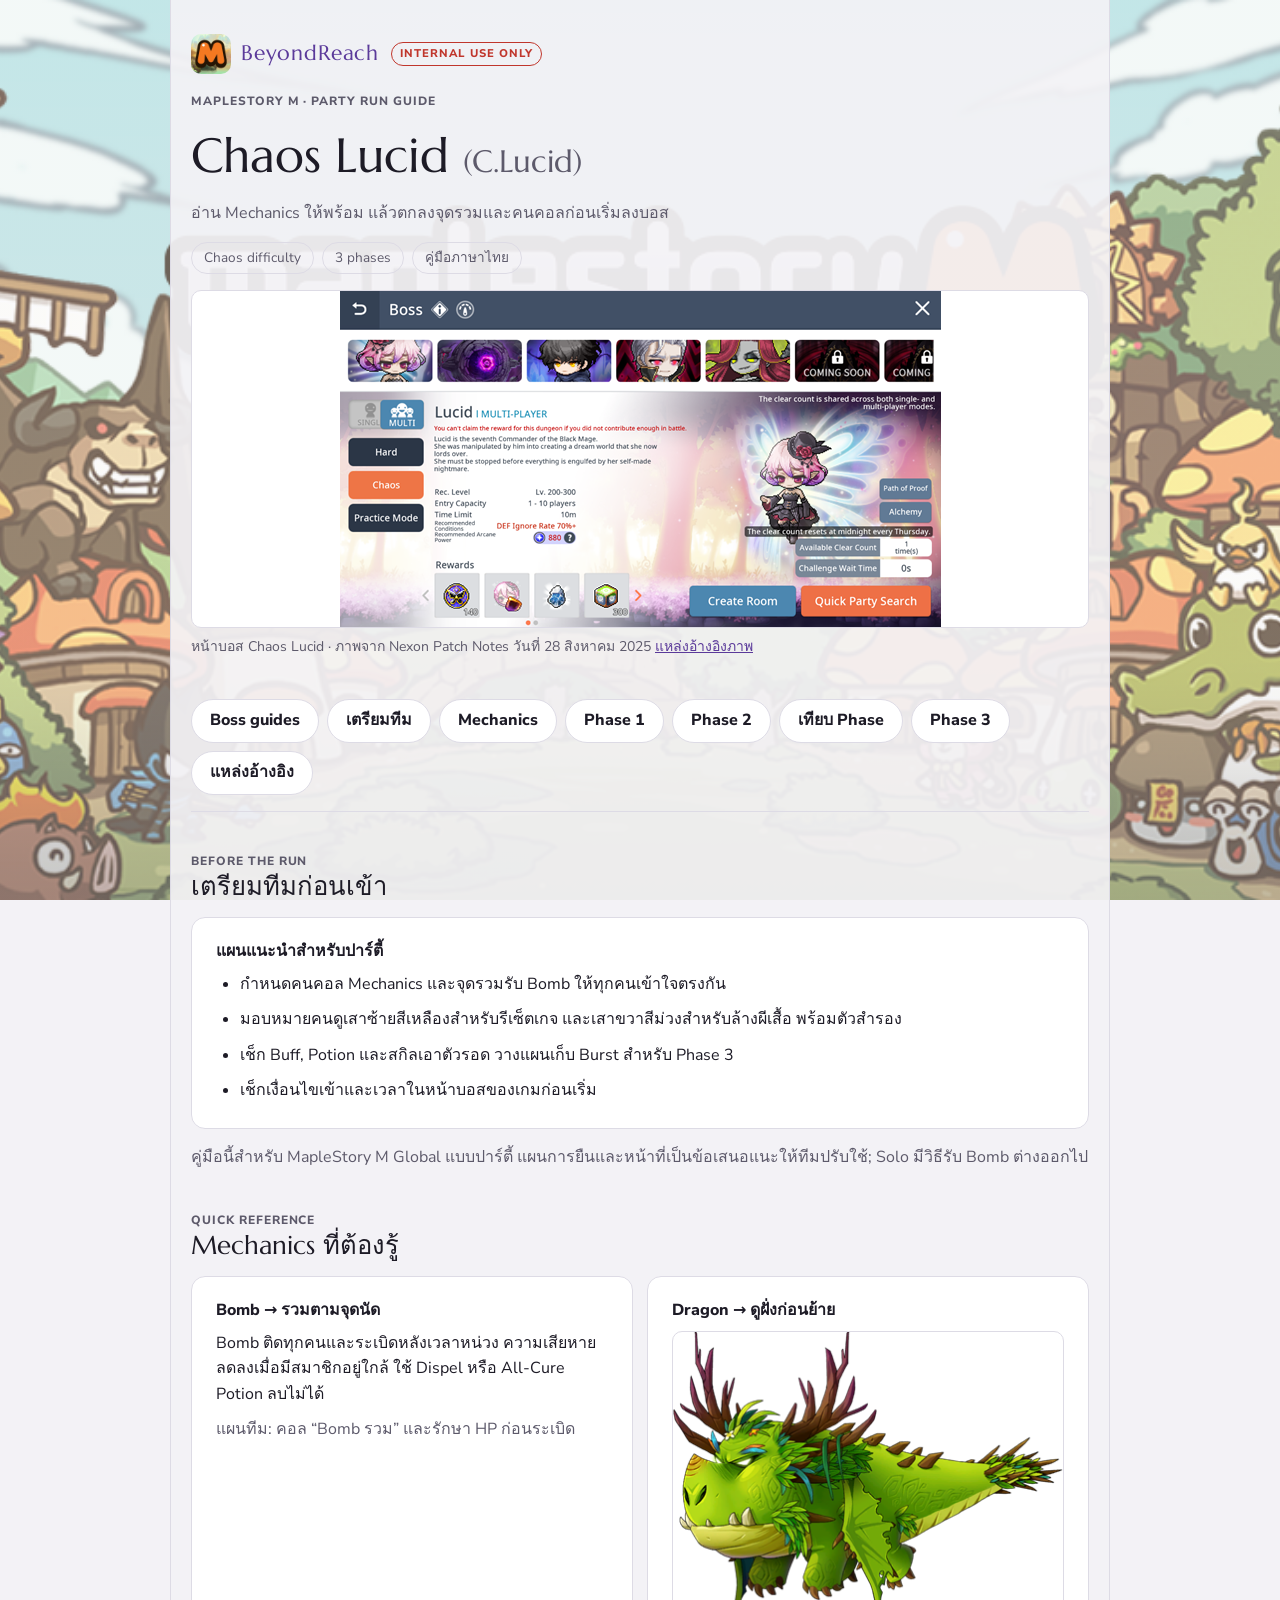
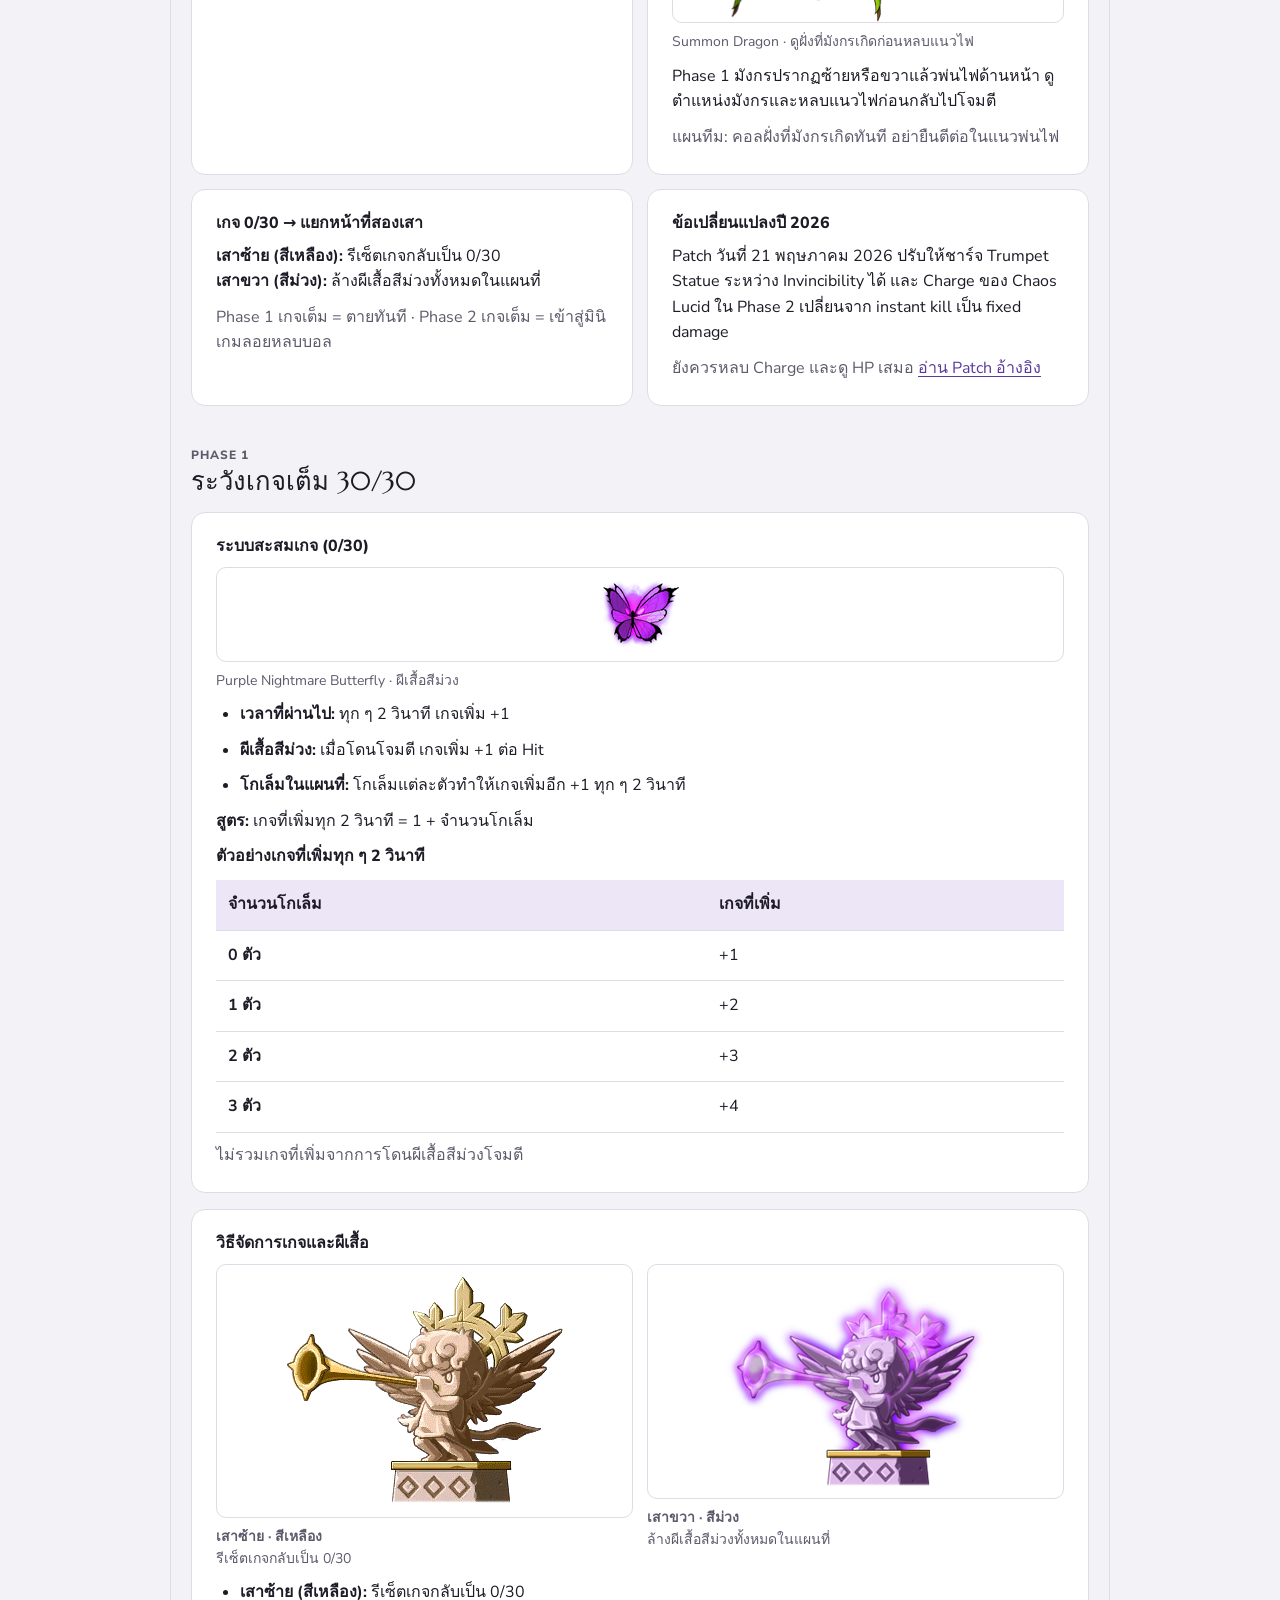
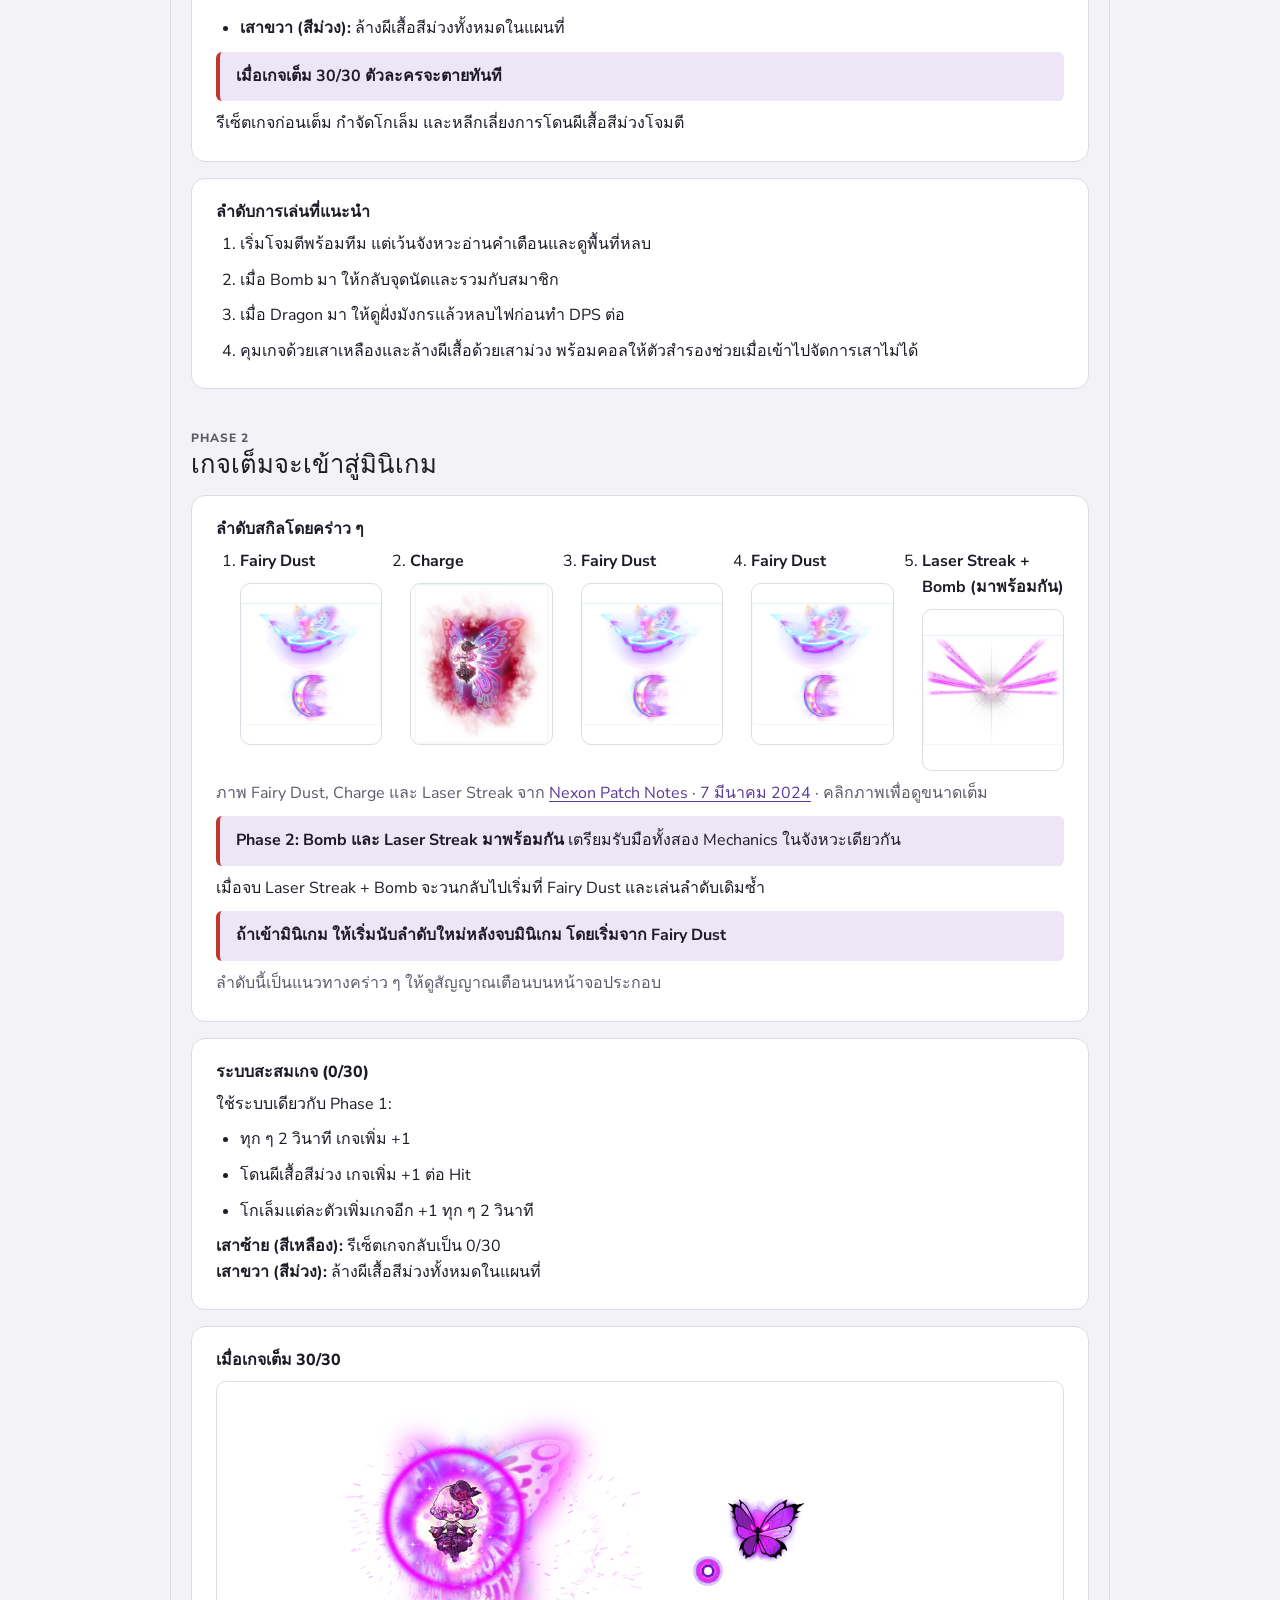
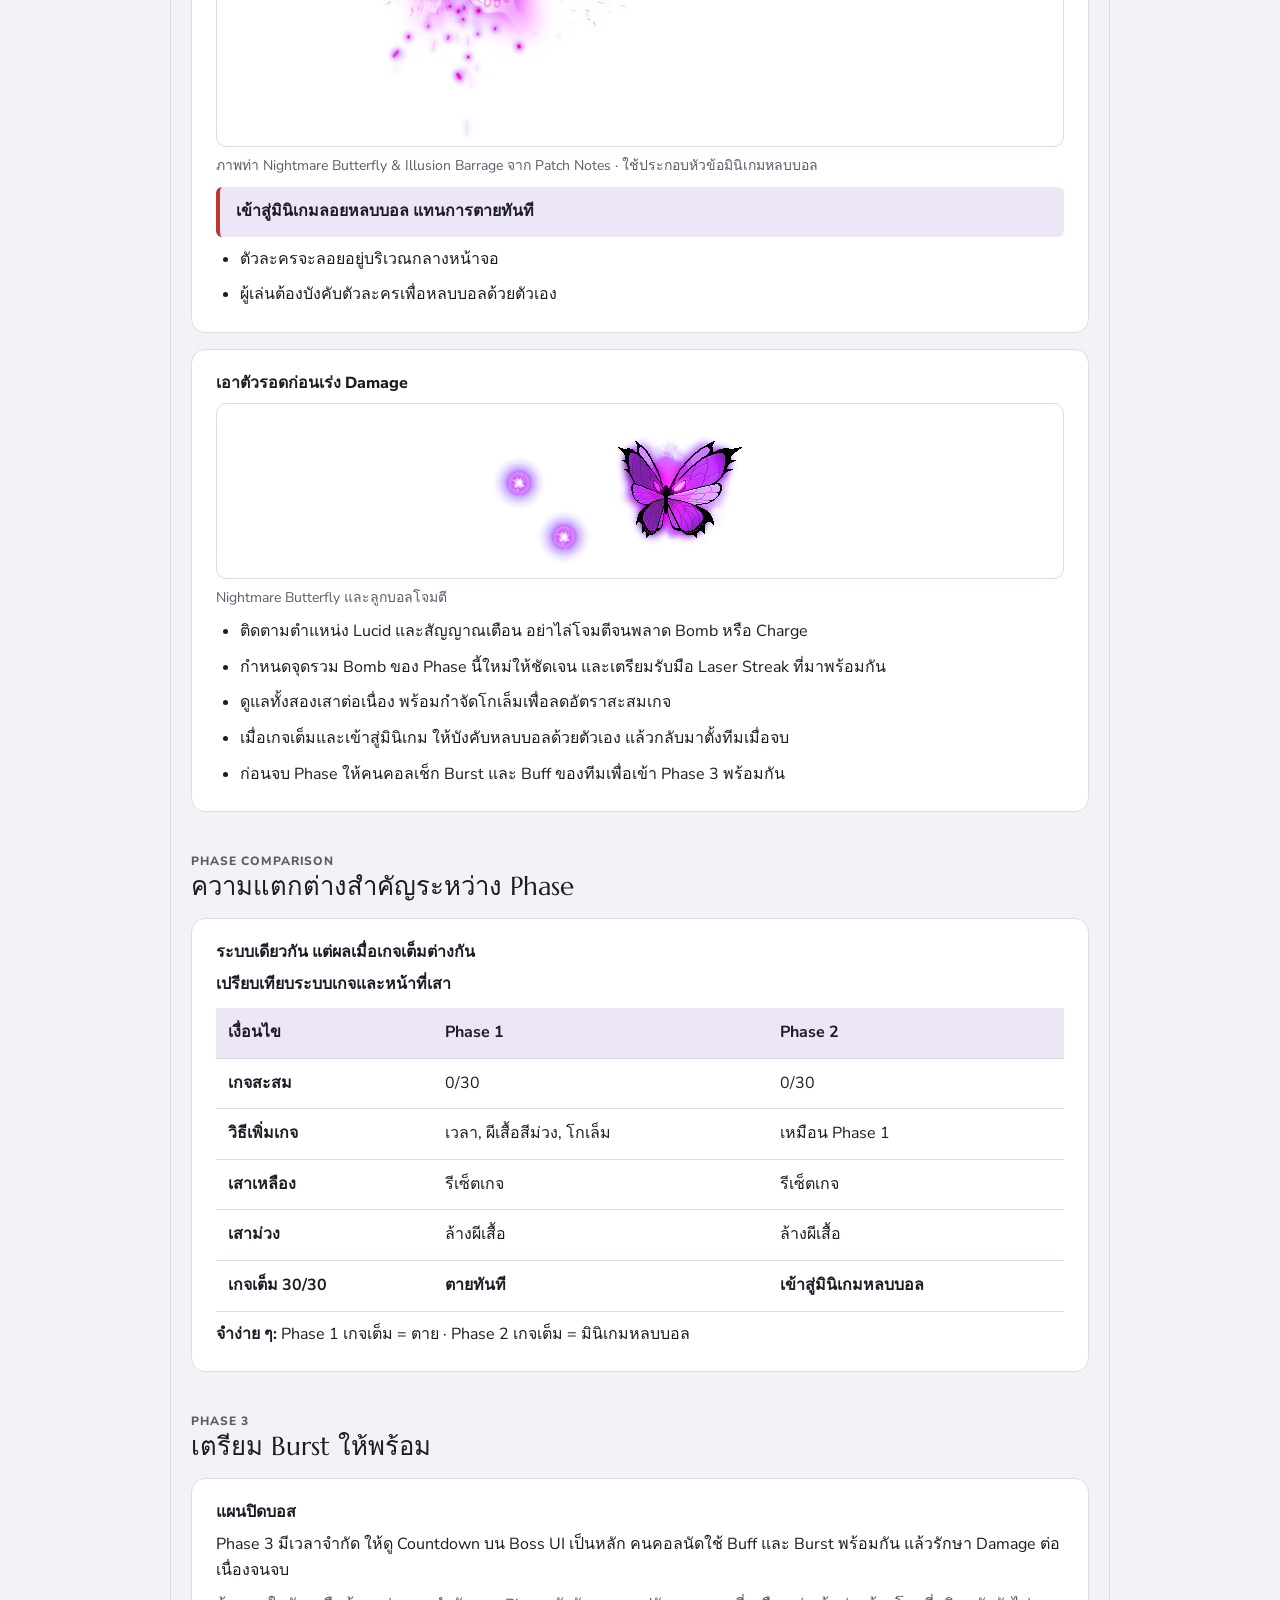
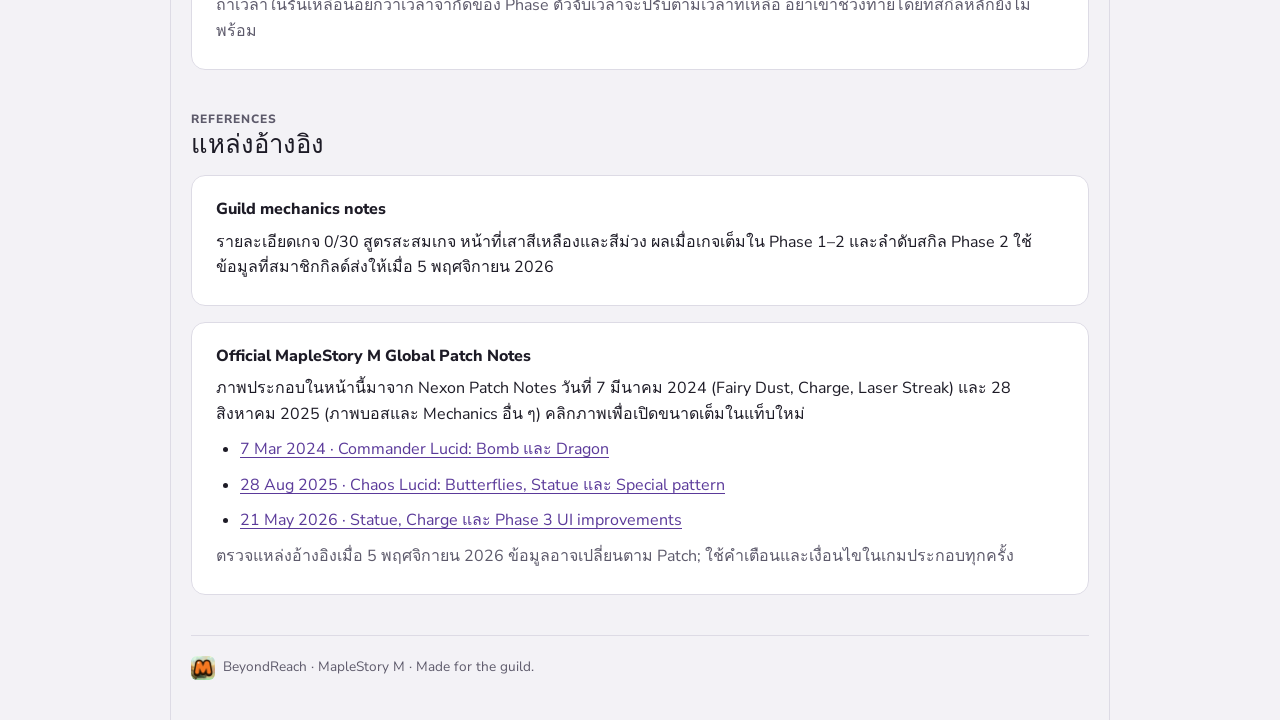
<file: clucid.html>
<!doctype html>
<html lang="th">
  <head>
    <meta charset="utf-8" />
    <meta
      name="viewport"
      content="width=device-width,initial-scale=1,viewport-fit=cover" />
    <title>Chaos Lucid Run Guide · BeyondReach</title>
    <meta
      name="description"
      content="วิธีลง Chaos Lucid (C.Lucid): ระบบเกจ 0/30 เสาเหลืองรีเซ็ตเกจ เสาม่วงล้างผีเสื้อ และวิธีรับมือแต่ละ Phase ใน MapleStory M" />
    <link
      rel="icon"
      type="image/jpeg"
      sizes="400x400"
      href="img/comons/txM1bopK_400x400.jpg" />
    <link rel="apple-touch-icon" href="img/comons/txM1bopK_400x400.jpg" />
    <meta property="og:type" content="website" />
    <meta property="og:site_name" content="BeyondReach" />
    <meta property="og:title" content="Chaos Lucid Run Guide · BeyondReach" />
    <meta
      property="og:description"
      content="วิธีลง C.Lucid สำหรับปาร์ตี้ MapleStory M พร้อมสรุป Mechanics และแผนแต่ละ Phase" />
    <meta
      property="og:url"
      content="https://beyond-reach-info.github.io/clucid.html" />
    <meta
      property="og:image"
      content="https://beyond-reach-info.github.io/img/comons/txM1bopK_400x400.jpg" />
    <meta property="og:image:alt" content="MapleStory M logo" />
    <meta name="twitter:card" content="summary" />
    <link rel="preconnect" href="https://fonts.googleapis.com" />
    <link
      rel="stylesheet"
      href="https://fonts.googleapis.com/css2?family=Marcellus&family=Nunito+Sans:wght@400;600;700;800&display=swap" />
    <link rel="stylesheet" href="styles.css?v=boss-art" />
    <link rel="stylesheet" href="branding.css" />
    <link rel="stylesheet" href="clucid.css" />
  </head>
  <body class="site-background">
    <main class="wrap">
      <header>
        <div class="guild">
          <a class="guild-brand" href="./" aria-label="BeyondReach home"
            ><img
              class="guild-logo"
              src="img/comons/txM1bopK_400x400.jpg"
              alt=""
              width="40"
              height="40" /><span class="guild-name">BeyondReach</span></a
          ><span class="guild-tag">Internal use only</span>
        </div>
        <p class="label">MapleStory M · Party run guide</p>
        <h1>Chaos Lucid <span class="sub">(C.Lucid)</span></h1>
        <p class="sub">
          อ่าน Mechanics ให้พร้อม แล้วตกลงจุดรวมและคนคอลก่อนเริ่มลงบอส
        </p>
        <div class="facts">
          <span class="fact">Chaos difficulty</span
          ><span class="fact">3 phases</span
          ><span class="fact">คู่มือภาษาไทย</span>
        </div>
        <figure class="guide-figure">
          <a
            href="img/clucid/chaos-lucid.png"
            target="_blank"
            rel="noopener"
            aria-label="ดูภาพหน้าบอส Chaos Lucid ขนาดเต็ม (เปิดแท็บใหม่)"
            ><img
              src="img/clucid/chaos-lucid.png"
              alt="หน้าบอส Lucid ใน MapleStory M โดยเลือกความยาก Chaos"
              width="601"
              height="336"
              decoding="async"
          /></a>
          <figcaption>
            หน้าบอส Chaos Lucid · ภาพจาก Nexon Patch Notes วันที่ 28 สิงหาคม
            2025 <a href="#sources">แหล่งอ้างอิงภาพ</a>
          </figcaption>
        </figure>
      </header>

      <nav aria-label="หัวข้อคู่มือ">
        <a href="./#bosses">Boss guides</a>
        <a href="#prep">เตรียมทีม</a>
        <a href="#mechanics">Mechanics</a>
        <a href="#phase1">Phase 1</a>
        <a href="#phase2">Phase 2</a>
        <a href="#comparison">เทียบ Phase</a>
        <a href="#phase3">Phase 3</a>
        <a href="#sources">แหล่งอ้างอิง</a>
      </nav>

      <section id="prep" aria-labelledby="prep-h">
        <div>
          <p class="label">Before the run</p>
          <h2 id="prep-h">เตรียมทีมก่อนเข้า</h2>
        </div>
        <article class="card">
          <h3>แผนแนะนำสำหรับปาร์ตี้</h3>
          <ul>
            <li>กำหนดคนคอล Mechanics และจุดรวมรับ Bomb ให้ทุกคนเข้าใจตรงกัน</li>
            <li>
              มอบหมายคนดูเสาซ้ายสีเหลืองสำหรับรีเซ็ตเกจ
              และเสาขวาสีม่วงสำหรับล้างผีเสื้อ พร้อมตัวสำรอง
            </li>
            <li>
              เช็ก Buff, Potion และสกิลเอาตัวรอด วางแผนเก็บ Burst สำหรับ Phase 3
            </li>
            <li>เช็กเงื่อนไขเข้าและเวลาในหน้าบอสของเกมก่อนเริ่ม</li>
          </ul>
        </article>
        <p class="sub">
          คู่มือนี้สำหรับ MapleStory M Global แบบปาร์ตี้
          แผนการยืนและหน้าที่เป็นข้อเสนอแนะให้ทีมปรับใช้; Solo มีวิธีรับ Bomb
          ต่างออกไป
        </p>
      </section>

      <section id="mechanics" aria-labelledby="mechanics-h">
        <div>
          <p class="label">Quick reference</p>
          <h2 id="mechanics-h">Mechanics ที่ต้องรู้</h2>
        </div>
        <div class="info-grid">
          <article class="card">
            <h3>Bomb → รวมตามจุดนัด</h3>
            <p>
              Bomb ติดทุกคนและระเบิดหลังเวลาหน่วง
              ความเสียหายลดลงเมื่อมีสมาชิกอยู่ใกล้ ใช้ Dispel หรือ All-Cure
              Potion ลบไม่ได้
            </p>
            <p class="sub">แผนทีม: คอล “Bomb รวม” และรักษา HP ก่อนระเบิด</p>
          </article>
          <article class="card">
            <h3>Dragon → ดูฝั่งก่อนย้าย</h3>
            <figure class="guide-figure">
              <a
                href="img/clucid/dragon.png"
                target="_blank"
                rel="noopener"
                aria-label="ดูภาพ Dragon ขนาดเต็ม (เปิดแท็บใหม่)"
                ><img
                  src="img/clucid/dragon.png"
                  alt="มังกรสีเขียวของ Lucid ขณะใช้ Summon Dragon"
                  width="392"
                  height="292"
                  loading="lazy"
                  decoding="async"
              /></a>
              <figcaption>
                Summon Dragon · ดูฝั่งที่มังกรเกิดก่อนหลบแนวไฟ
              </figcaption>
            </figure>
            <p>
              Phase 1 มังกรปรากฏซ้ายหรือขวาแล้วพ่นไฟด้านหน้า
              ดูตำแหน่งมังกรและหลบแนวไฟก่อนกลับไปโจมตี
            </p>
            <p class="sub">
              แผนทีม: คอลฝั่งที่มังกรเกิดทันที อย่ายืนตีต่อในแนวพ่นไฟ
            </p>
          </article>
          <article class="card">
            <h3>เกจ 0/30 → แยกหน้าที่สองเสา</h3>
            <p>
              <strong>เสาซ้าย (สีเหลือง):</strong> รีเซ็ตเกจกลับเป็น 0/30<br /><strong
                >เสาขวา (สีม่วง):</strong
              >
              ล้างผีเสื้อสีม่วงทั้งหมดในแผนที่
            </p>
            <p class="sub">
              Phase 1 เกจเต็ม = ตายทันที · Phase 2 เกจเต็ม =
              เข้าสู่มินิเกมลอยหลบบอล
            </p>
          </article>
          <article class="card">
            <h3>ข้อเปลี่ยนแปลงปี 2026</h3>
            <p>
              Patch วันที่ 21 พฤษภาคม 2026 ปรับให้ชาร์จ Trumpet Statue ระหว่าง
              Invincibility ได้ และ Charge ของ Chaos Lucid ใน Phase 2 เปลี่ยนจาก
              instant kill เป็น fixed damage
            </p>
            <p class="sub">
              ยังควรหลบ Charge และดู HP เสมอ
              <a href="#sources">อ่าน Patch อ้างอิง</a>
            </p>
          </article>
        </div>
      </section>

      <section id="phase1" aria-labelledby="phase1-h">
        <div>
          <p class="label">Phase 1</p>
          <h2 id="phase1-h">ระวังเกจเต็ม 30/30</h2>
        </div>
        <article class="card">
          <h3>ระบบสะสมเกจ (0/30)</h3>
          <figure class="guide-figure guide-sprite">
            <a
              href="img/clucid/purple-butterfly.png"
              target="_blank"
              rel="noopener"
              aria-label="ดูภาพผีเสื้อสีม่วงขนาดเต็ม (เปิดแท็บใหม่)"
              ><img
                src="img/clucid/purple-butterfly.png"
                alt="Purple Nightmare Butterfly สีม่วงที่ต้องหลีกเลี่ยงการโดนโจมตี"
                width="78"
                height="69"
                loading="lazy"
                decoding="async"
            /></a>
            <figcaption>Purple Nightmare Butterfly · ผีเสื้อสีม่วง</figcaption>
          </figure>
          <ul>
            <li><strong>เวลาที่ผ่านไป:</strong> ทุก ๆ 2 วินาที เกจเพิ่ม +1</li>
            <li>
              <strong>ผีเสื้อสีม่วง:</strong> เมื่อโดนโจมตี เกจเพิ่ม +1 ต่อ Hit
            </li>
            <li>
              <strong>โกเล็มในแผนที่:</strong> โกเล็มแต่ละตัวทำให้เกจเพิ่มอีก +1
              ทุก ๆ 2 วินาที
            </li>
          </ul>
          <p>
            <strong>สูตร:</strong> เกจที่เพิ่มทุก 2 วินาที = 1 + จำนวนโกเล็ม
          </p>
          <div
            class="table-scroll"
            role="region"
            aria-label="ตัวอย่างเกจที่เพิ่มทุก 2 วินาที"
            tabindex="0">
            <table>
              <caption>
                ตัวอย่างเกจที่เพิ่มทุก ๆ 2 วินาที
              </caption>
              <thead>
                <tr>
                  <th scope="col">จำนวนโกเล็ม</th>
                  <th scope="col">เกจที่เพิ่ม</th>
                </tr>
              </thead>
              <tbody>
                <tr>
                  <th scope="row">0 ตัว</th>
                  <td>+1</td>
                </tr>
                <tr>
                  <th scope="row">1 ตัว</th>
                  <td>+2</td>
                </tr>
                <tr>
                  <th scope="row">2 ตัว</th>
                  <td>+3</td>
                </tr>
                <tr>
                  <th scope="row">3 ตัว</th>
                  <td>+4</td>
                </tr>
              </tbody>
            </table>
          </div>
          <p class="sub">ไม่รวมเกจที่เพิ่มจากการโดนผีเสื้อสีม่วงโจมตี</p>
        </article>
        <article class="card">
          <h3>วิธีจัดการเกจและผีเสื้อ</h3>
          <div class="info-grid">
            <figure class="guide-figure guide-sprite">
              <a
                href="img/clucid/yellow-statue.png"
                target="_blank"
                rel="noopener"
                aria-label="ดูภาพเสาสีเหลืองขนาดเต็ม (เปิดแท็บใหม่)"
                ><img
                  src="img/clucid/yellow-statue.png"
                  alt="Trumpet Statue สีเหลือง เสาซ้ายสำหรับรีเซ็ตเกจ"
                  width="276"
                  height="228"
                  loading="lazy"
                  decoding="async"
              /></a>
              <figcaption>
                <strong>เสาซ้าย · สีเหลือง</strong><br />รีเซ็ตเกจกลับเป็น 0/30
              </figcaption>
            </figure>
            <figure class="guide-figure guide-sprite">
              <a
                href="img/clucid/purple-statue.png"
                target="_blank"
                rel="noopener"
                aria-label="ดูภาพเสาสีม่วงขนาดเต็ม (เปิดแท็บใหม่)"
                ><img
                  src="img/clucid/purple-statue.png"
                  alt="Trumpet Statue สีม่วง เสาขวาสำหรับล้างผีเสื้อสีม่วง"
                  width="259"
                  height="209"
                  loading="lazy"
                  decoding="async"
              /></a>
              <figcaption>
                <strong>เสาขวา · สีม่วง</strong
                ><br />ล้างผีเสื้อสีม่วงทั้งหมดในแผนที่
              </figcaption>
            </figure>
          </div>
          <ul>
            <li><strong>เสาซ้าย (สีเหลือง):</strong> รีเซ็ตเกจกลับเป็น 0/30</li>
            <li>
              <strong>เสาขวา (สีม่วง):</strong> ล้างผีเสื้อสีม่วงทั้งหมดในแผนที่
            </li>
          </ul>
          <p class="gauge-alert">
            <strong>เมื่อเกจเต็ม 30/30 ตัวละครจะตายทันที</strong>
          </p>
          <p>
            รีเซ็ตเกจก่อนเต็ม กำจัดโกเล็ม และหลีกเลี่ยงการโดนผีเสื้อสีม่วงโจมตี
          </p>
        </article>
        <article class="card">
          <h3>ลำดับการเล่นที่แนะนำ</h3>
          <ol>
            <li>เริ่มโจมตีพร้อมทีม แต่เว้นจังหวะอ่านคำเตือนและดูพื้นที่หลบ</li>
            <li>เมื่อ Bomb มา ให้กลับจุดนัดและรวมกับสมาชิก</li>
            <li>เมื่อ Dragon มา ให้ดูฝั่งมังกรแล้วหลบไฟก่อนทำ DPS ต่อ</li>
            <li>
              คุมเกจด้วยเสาเหลืองและล้างผีเสื้อด้วยเสาม่วง
              พร้อมคอลให้ตัวสำรองช่วยเมื่อเข้าไปจัดการเสาไม่ได้
            </li>
          </ol>
        </article>
      </section>

      <section id="phase2" aria-labelledby="phase2-h">
        <div>
          <p class="label">Phase 2</p>
          <h2 id="phase2-h">เกจเต็มจะเข้าสู่มินิเกม</h2>
        </div>
        <article class="card">
          <h3>ลำดับสกิลโดยคร่าว ๆ</h3>
          <ol class="skill-sequence" aria-label="ลำดับสกิล Phase 2">
            <li>
              <strong>Fairy Dust</strong>
              <figure class="guide-figure">
                <a
                  href="img/clucid/fairy-dust.png"
                  target="_blank"
                  rel="noopener"
                  aria-label="Fairy Dust (full size, opens in a new tab)"
                  ><img
                    src="img/clucid/fairy-dust.png"
                    alt="Lucid: Fairy Dust"
                    width="619"
                    height="534"
                    loading="lazy"
                    decoding="async"
                /></a>
              </figure>
            </li>
            <li>
              <strong>Charge</strong>
              <figure class="guide-figure">
                <a
                  href="img/clucid/charge.png"
                  target="_blank"
                  rel="noopener"
                  aria-label="Charge (full size, opens in a new tab)"
                  ><img
                    src="img/clucid/charge.png"
                    alt="Lucid: Charge"
                    width="377"
                    height="445"
                    loading="lazy"
                    decoding="async"
                /></a>
              </figure>
            </li>
            <li>
              <strong>Fairy Dust</strong>
              <figure class="guide-figure">
                <a
                  href="img/clucid/fairy-dust.png"
                  target="_blank"
                  rel="noopener"
                  aria-label="Fairy Dust (full size, opens in a new tab)"
                  ><img
                    src="img/clucid/fairy-dust.png"
                    alt="Lucid: Fairy Dust"
                    width="619"
                    height="534"
                    loading="lazy"
                    decoding="async"
                /></a>
              </figure>
            </li>
            <li>
              <strong>Fairy Dust</strong>
              <figure class="guide-figure">
                <a
                  href="img/clucid/fairy-dust.png"
                  target="_blank"
                  rel="noopener"
                  aria-label="Fairy Dust (full size, opens in a new tab)"
                  ><img
                    src="img/clucid/fairy-dust.png"
                    alt="Lucid: Fairy Dust"
                    width="619"
                    height="534"
                    loading="lazy"
                    decoding="async"
                /></a>
              </figure>
            </li>
            <li>
              <strong>Laser Streak + Bomb (มาพร้อมกัน)</strong>
              <figure class="guide-figure">
                <a
                  href="img/clucid/laser-streak.png"
                  target="_blank"
                  rel="noopener"
                  aria-label="Laser Streak (full size, opens in a new tab)"
                  ><img
                    src="img/clucid/laser-streak.png"
                    alt="Lucid: Laser Streak"
                    width="642"
                    height="504"
                    loading="lazy"
                    decoding="async"
                /></a>
              </figure>
            </li>
          </ol>
          <p class="sub">
            ภาพ Fairy Dust, Charge และ Laser Streak จาก
            <a
              href="https://forum.nexon.com/MapleStoryMGlobal/board_view?allBoard=1&amp;thread=2518143"
              >Nexon Patch Notes · 7 มีนาคม 2024</a
            >
            · คลิกภาพเพื่อดูขนาดเต็ม
          </p>
          <p class="gauge-alert">
            <strong>Phase 2: Bomb และ Laser Streak มาพร้อมกัน</strong>
            เตรียมรับมือทั้งสอง Mechanics ในจังหวะเดียวกัน
          </p>
          <p>
            เมื่อจบ Laser Streak + Bomb จะวนกลับไปเริ่มที่ Fairy Dust
            และเล่นลำดับเดิมซ้ำ
          </p>
          <p class="gauge-alert">
            <strong
              >ถ้าเข้ามินิเกม ให้เริ่มนับลำดับใหม่หลังจบมินิเกม โดยเริ่มจาก
              Fairy Dust</strong
            >
          </p>
          <p class="sub">
            ลำดับนี้เป็นแนวทางคร่าว ๆ ให้ดูสัญญาณเตือนบนหน้าจอประกอบ
          </p>
        </article>
        <article class="card">
          <h3>ระบบสะสมเกจ (0/30)</h3>
          <p>ใช้ระบบเดียวกับ Phase 1:</p>
          <ul>
            <li>ทุก ๆ 2 วินาที เกจเพิ่ม +1</li>
            <li>โดนผีเสื้อสีม่วง เกจเพิ่ม +1 ต่อ Hit</li>
            <li>โกเล็มแต่ละตัวเพิ่มเกจอีก +1 ทุก ๆ 2 วินาที</li>
          </ul>
          <p>
            <strong>เสาซ้าย (สีเหลือง):</strong> รีเซ็ตเกจกลับเป็น 0/30<br /><strong
              >เสาขวา (สีม่วง):</strong
            >
            ล้างผีเสื้อสีม่วงทั้งหมดในแผนที่
          </p>
        </article>
        <article class="card">
          <h3>เมื่อเกจเต็ม 30/30</h3>
          <figure class="guide-figure">
            <a
              href="img/clucid/illusion-barrage.png"
              target="_blank"
              rel="noopener"
              aria-label="ดูภาพ Illusion Barrage ขนาดเต็ม (เปิดแท็บใหม่)"
              ><img
                src="img/clucid/illusion-barrage.png"
                alt="Lucid พร้อมผีเสื้อและลูกบอลสีม่วงในท่า Nightmare Butterfly และ Illusion Barrage"
                width="652"
                height="364"
                loading="lazy"
                decoding="async"
            /></a>
            <figcaption>
              ภาพท่า Nightmare Butterfly &amp; Illusion Barrage จาก Patch Notes
              · ใช้ประกอบหัวข้อมินิเกมหลบบอล
            </figcaption>
          </figure>
          <p class="gauge-alert">
            <strong>เข้าสู่มินิเกมลอยหลบบอล แทนการตายทันที</strong>
          </p>
          <ul>
            <li>ตัวละครจะลอยอยู่บริเวณกลางหน้าจอ</li>
            <li>ผู้เล่นต้องบังคับตัวละครเพื่อหลบบอลด้วยตัวเอง</li>
          </ul>
        </article>
        <article class="card">
          <h3>เอาตัวรอดก่อนเร่ง Damage</h3>
          <figure class="guide-figure guide-sprite">
            <a
              href="img/clucid/nightmare-butterfly.png"
              target="_blank"
              rel="noopener"
              aria-label="ดูภาพ Nightmare Butterfly ขนาดเต็ม (เปิดแท็บใหม่)"
              ><img
                src="img/clucid/nightmare-butterfly.png"
                alt="Nightmare Butterfly สีม่วงพร้อมลูกบอลโจมตี"
                width="342"
                height="150"
                loading="lazy"
                decoding="async"
            /></a>
            <figcaption>Nightmare Butterfly และลูกบอลโจมตี</figcaption>
          </figure>
          <ul>
            <li>
              ติดตามตำแหน่ง Lucid และสัญญาณเตือน อย่าไล่โจมตีจนพลาด Bomb หรือ
              Charge
            </li>
            <li>
              กำหนดจุดรวม Bomb ของ Phase นี้ใหม่ให้ชัดเจน และเตรียมรับมือ Laser
              Streak ที่มาพร้อมกัน
            </li>
            <li>ดูแลทั้งสองเสาต่อเนื่อง พร้อมกำจัดโกเล็มเพื่อลดอัตราสะสมเกจ</li>
            <li>
              เมื่อเกจเต็มและเข้าสู่มินิเกม ให้บังคับหลบบอลด้วยตัวเอง
              แล้วกลับมาตั้งทีมเมื่อจบ
            </li>
            <li>
              ก่อนจบ Phase ให้คนคอลเช็ก Burst และ Buff ของทีมเพื่อเข้า Phase 3
              พร้อมกัน
            </li>
          </ul>
        </article>
      </section>

      <section id="comparison" aria-labelledby="comparison-h">
        <div>
          <p class="label">Phase comparison</p>
          <h2 id="comparison-h">ความแตกต่างสำคัญระหว่าง Phase</h2>
        </div>
        <article class="card">
          <h3>ระบบเดียวกัน แต่ผลเมื่อเกจเต็มต่างกัน</h3>
          <div
            class="table-scroll"
            role="region"
            aria-label="ตารางเปรียบเทียบ Phase 1 และ Phase 2"
            tabindex="0">
            <table>
              <caption>
                เปรียบเทียบระบบเกจและหน้าที่เสา
              </caption>
              <thead>
                <tr>
                  <th scope="col">เงื่อนไข</th>
                  <th scope="col">Phase 1</th>
                  <th scope="col">Phase 2</th>
                </tr>
              </thead>
              <tbody>
                <tr>
                  <th scope="row">เกจสะสม</th>
                  <td>0/30</td>
                  <td>0/30</td>
                </tr>
                <tr>
                  <th scope="row">วิธีเพิ่มเกจ</th>
                  <td>เวลา, ผีเสื้อสีม่วง, โกเล็ม</td>
                  <td>เหมือน Phase 1</td>
                </tr>
                <tr>
                  <th scope="row">เสาเหลือง</th>
                  <td>รีเซ็ตเกจ</td>
                  <td>รีเซ็ตเกจ</td>
                </tr>
                <tr>
                  <th scope="row">เสาม่วง</th>
                  <td>ล้างผีเสื้อ</td>
                  <td>ล้างผีเสื้อ</td>
                </tr>
                <tr>
                  <th scope="row">เกจเต็ม 30/30</th>
                  <td><strong>ตายทันที</strong></td>
                  <td><strong>เข้าสู่มินิเกมหลบบอล</strong></td>
                </tr>
              </tbody>
            </table>
          </div>
          <p>
            <strong>จำง่าย ๆ:</strong> Phase 1 เกจเต็ม = ตาย · Phase 2 เกจเต็ม =
            มินิเกมหลบบอล
          </p>
        </article>
      </section>

      <section id="phase3" aria-labelledby="phase3-h">
        <div>
          <p class="label">Phase 3</p>
          <h2 id="phase3-h">เตรียม Burst ให้พร้อม</h2>
        </div>
        <article class="card">
          <h3>แผนปิดบอส</h3>
          <p>
            Phase 3 มีเวลาจำกัด ให้ดู Countdown บน Boss UI เป็นหลัก คนคอลนัดใช้
            Buff และ Burst พร้อมกัน แล้วรักษา Damage ต่อเนื่องจนจบ
          </p>
          <p class="sub">
            ถ้าเวลาในรันเหลือน้อยกว่าเวลาจำกัดของ Phase
            ตัวจับเวลาจะปรับตามเวลาที่เหลือ
            อย่าเข้าช่วงท้ายโดยที่สกิลหลักยังไม่พร้อม
          </p>
        </article>
      </section>

      <section id="sources" aria-labelledby="sources-h">
        <div>
          <p class="label">References</p>
          <h2 id="sources-h">แหล่งอ้างอิง</h2>
        </div>
        <article class="card">
          <h3>Guild mechanics notes</h3>
          <p>
            รายละเอียดเกจ 0/30 สูตรสะสมเกจ หน้าที่เสาสีเหลืองและสีม่วง
            ผลเมื่อเกจเต็มใน Phase 1–2 และลำดับสกิล Phase 2
            ใช้ข้อมูลที่สมาชิกกิลด์ส่งให้เมื่อ 5 พฤศจิกายน 2026
          </p>
        </article>
        <article class="card">
          <h3>Official MapleStory M Global Patch Notes</h3>
          <p>
            ภาพประกอบในหน้านี้มาจาก Nexon Patch Notes วันที่ 7 มีนาคม 2024
            (Fairy Dust, Charge, Laser Streak) และ 28 สิงหาคม 2025 (ภาพบอสและ
            Mechanics อื่น ๆ) คลิกภาพเพื่อเปิดขนาดเต็มในแท็บใหม่
          </p>
          <ul>
            <li>
              <a
                href="https://forum.nexon.com/MapleStoryMGlobal/board_view?allBoard=1&amp;thread=2518143"
                >7 Mar 2024 · Commander Lucid: Bomb และ Dragon</a
              >
            </li>
            <li>
              <a
                href="https://forum.nexon.com/MapleStoryMGlobal/board_view?allBoard=1&amp;board=2690&amp;thread=3115950"
                >28 Aug 2025 · Chaos Lucid: Butterflies, Statue และ Special
                pattern</a
              >
            </li>
            <li>
              <a
                href="https://forum.nexon.com/MapleStoryMGlobal/board_view?board=2690&amp;thread=3448821"
                >21 May 2026 · Statue, Charge และ Phase 3 UI improvements</a
              >
            </li>
          </ul>
          <p class="sub">
            ตรวจแหล่งอ้างอิงเมื่อ 5 พฤศจิกายน 2026 ข้อมูลอาจเปลี่ยนตาม Patch;
            ใช้คำเตือนและเงื่อนไขในเกมประกอบทุกครั้ง
          </p>
        </article>
      </section>

      <footer>
        <img
          class="footer-logo"
          src="img/comons/txM1bopK_400x400.jpg"
          alt=""
          width="24"
          height="24"
          loading="lazy" />BeyondReach · MapleStory M · Made for the guild.
      </footer>
    </main>
  </body>
</html>
</file>
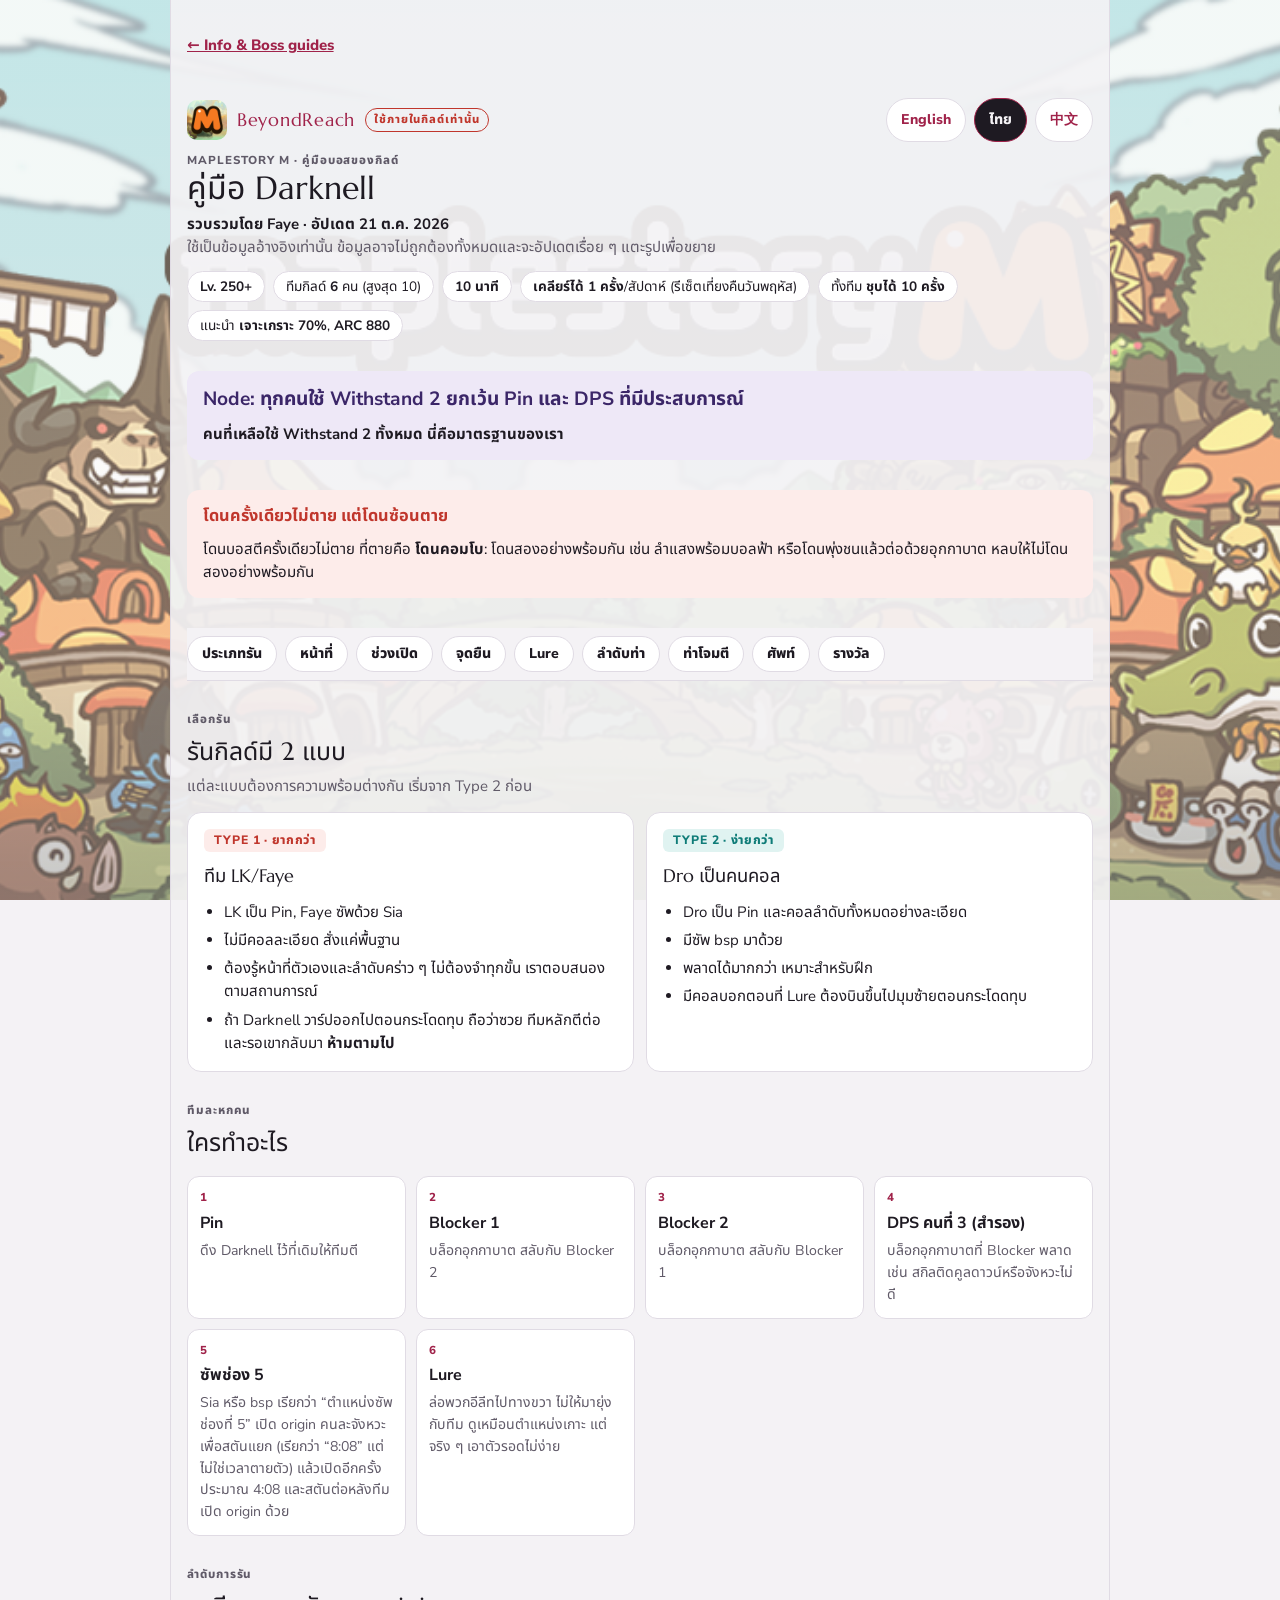
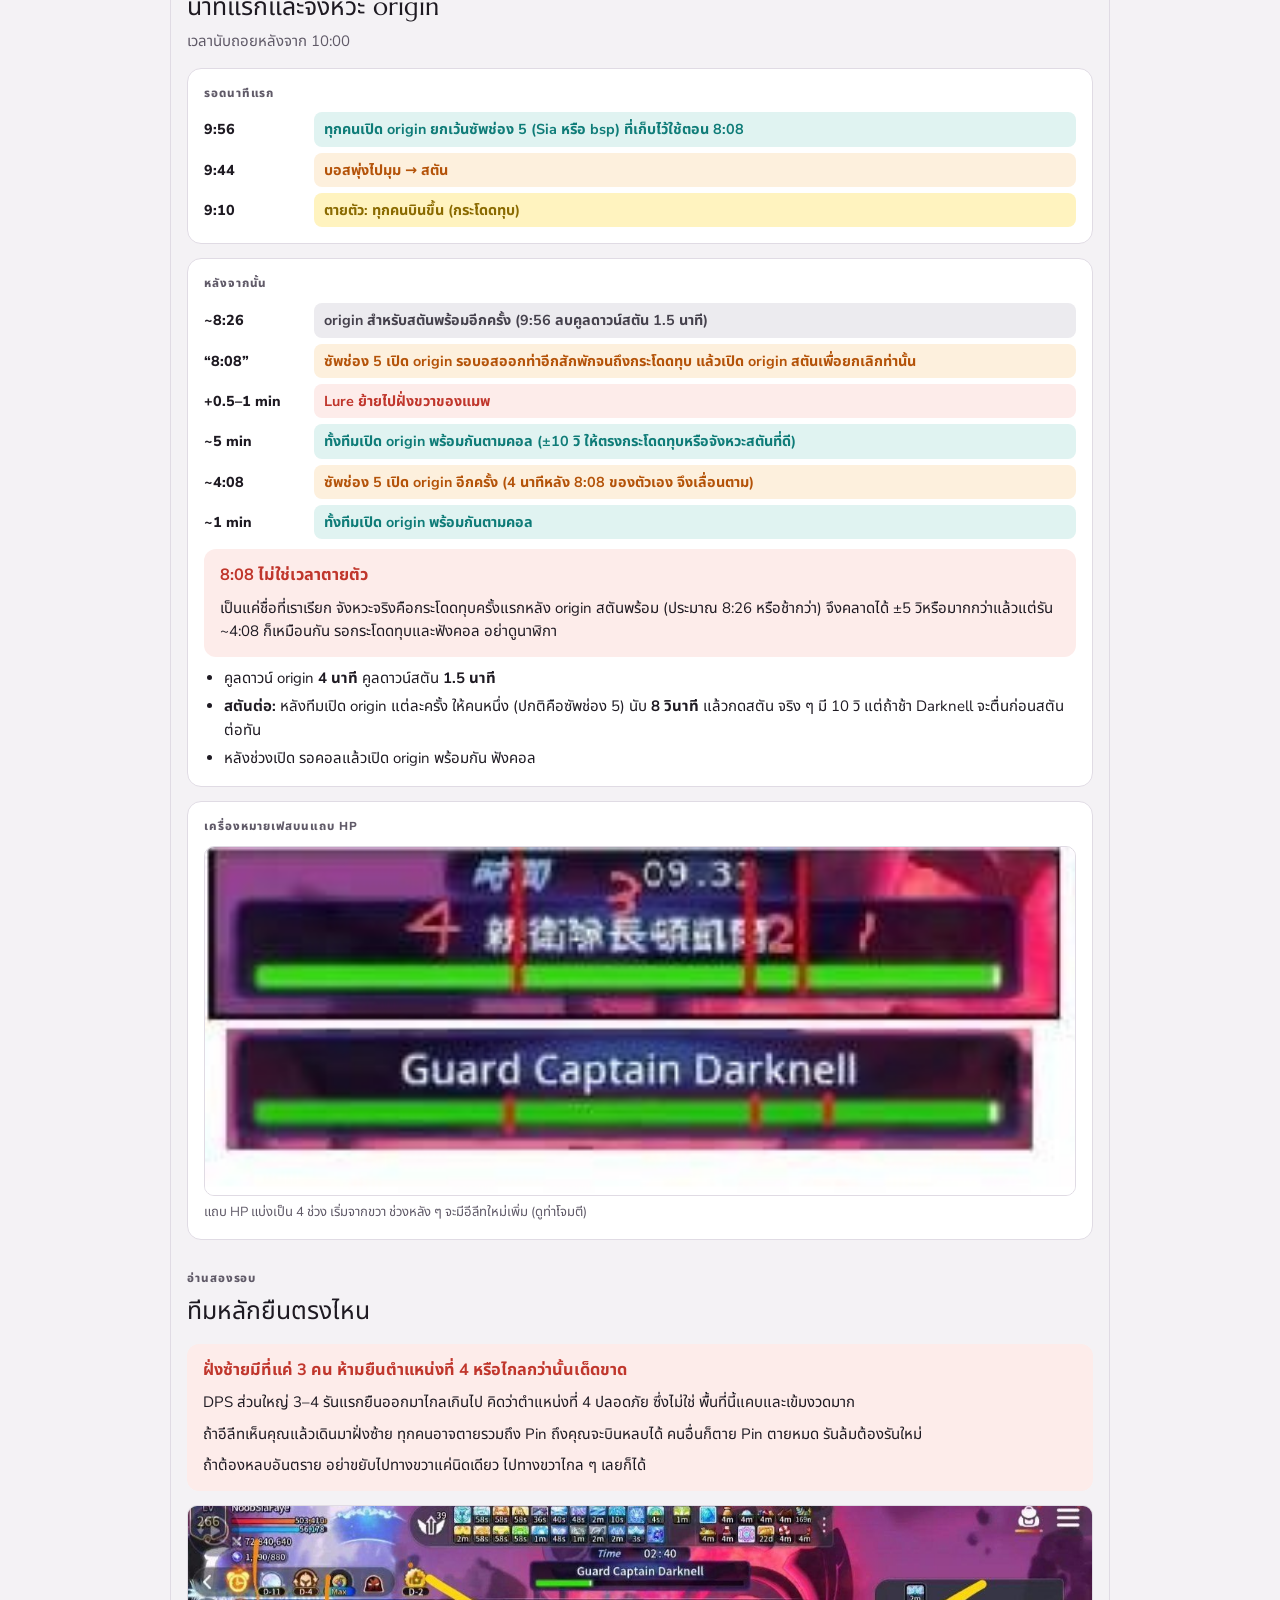
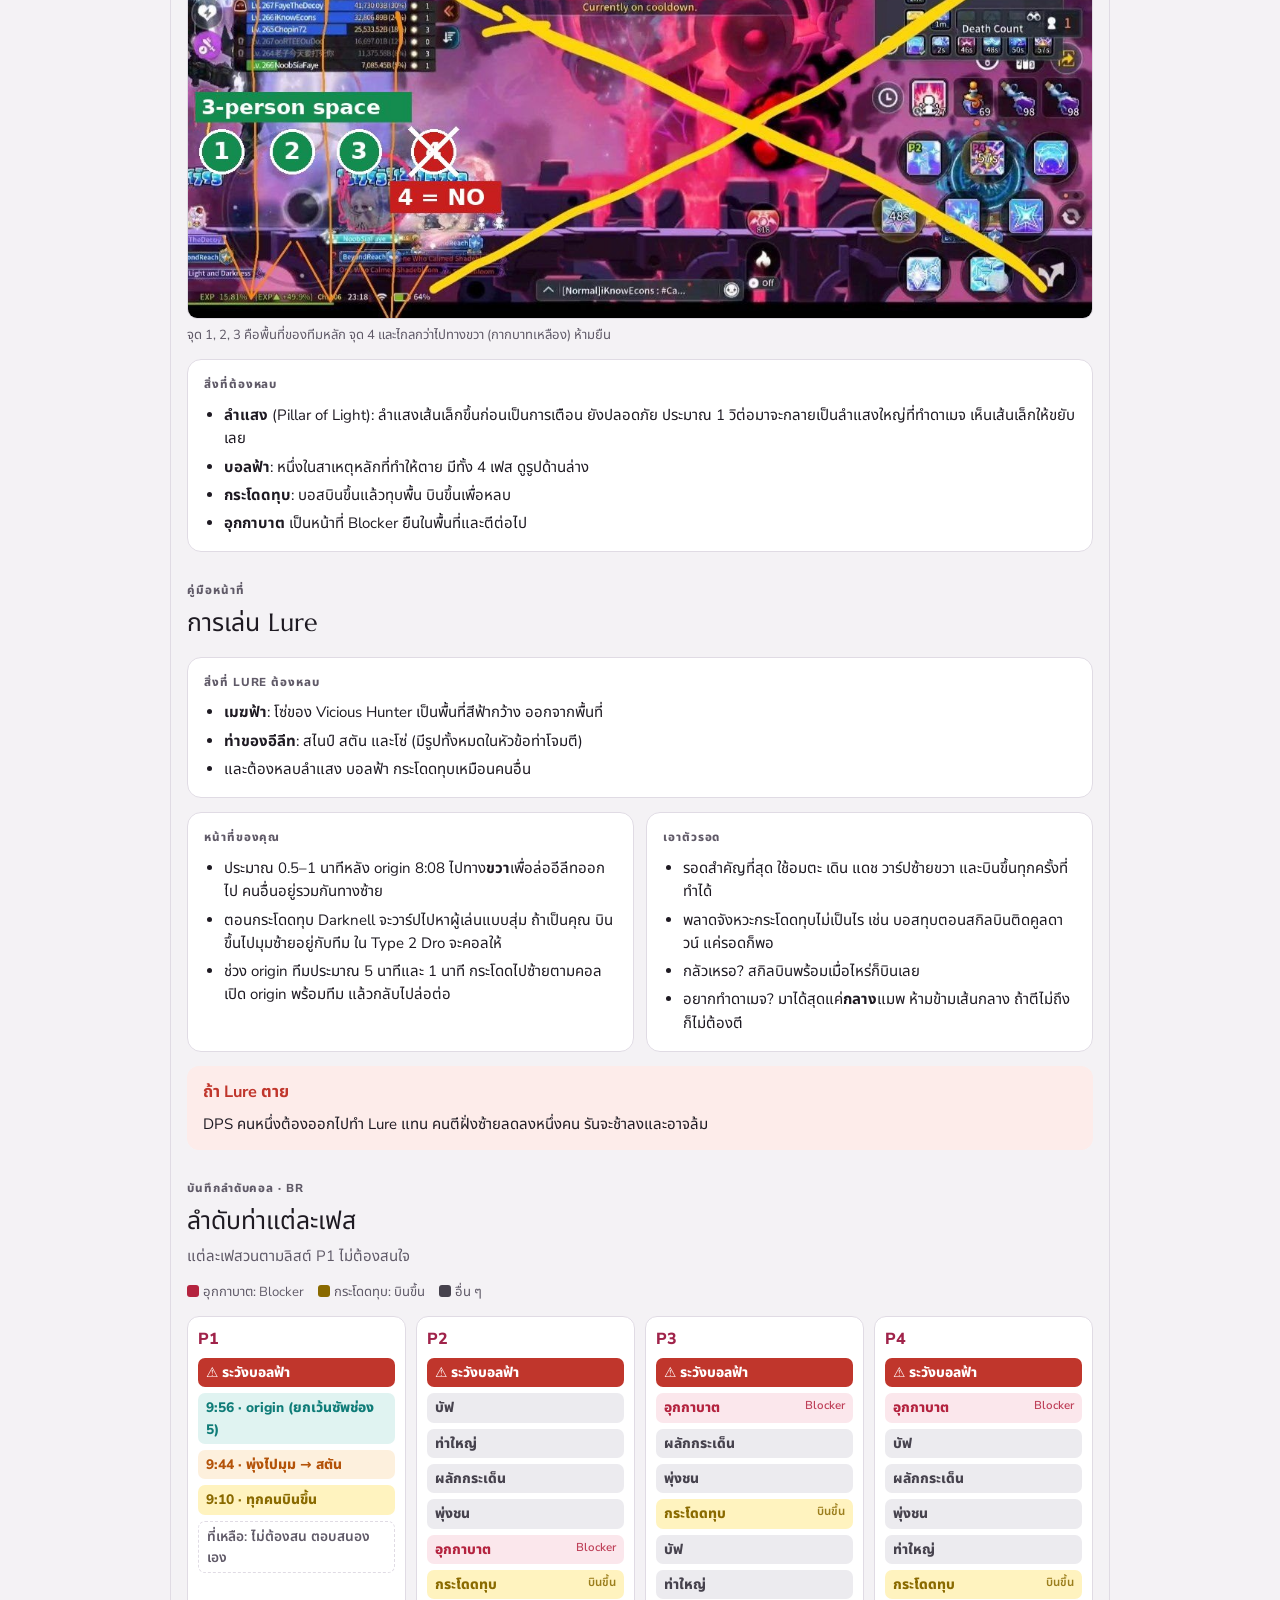
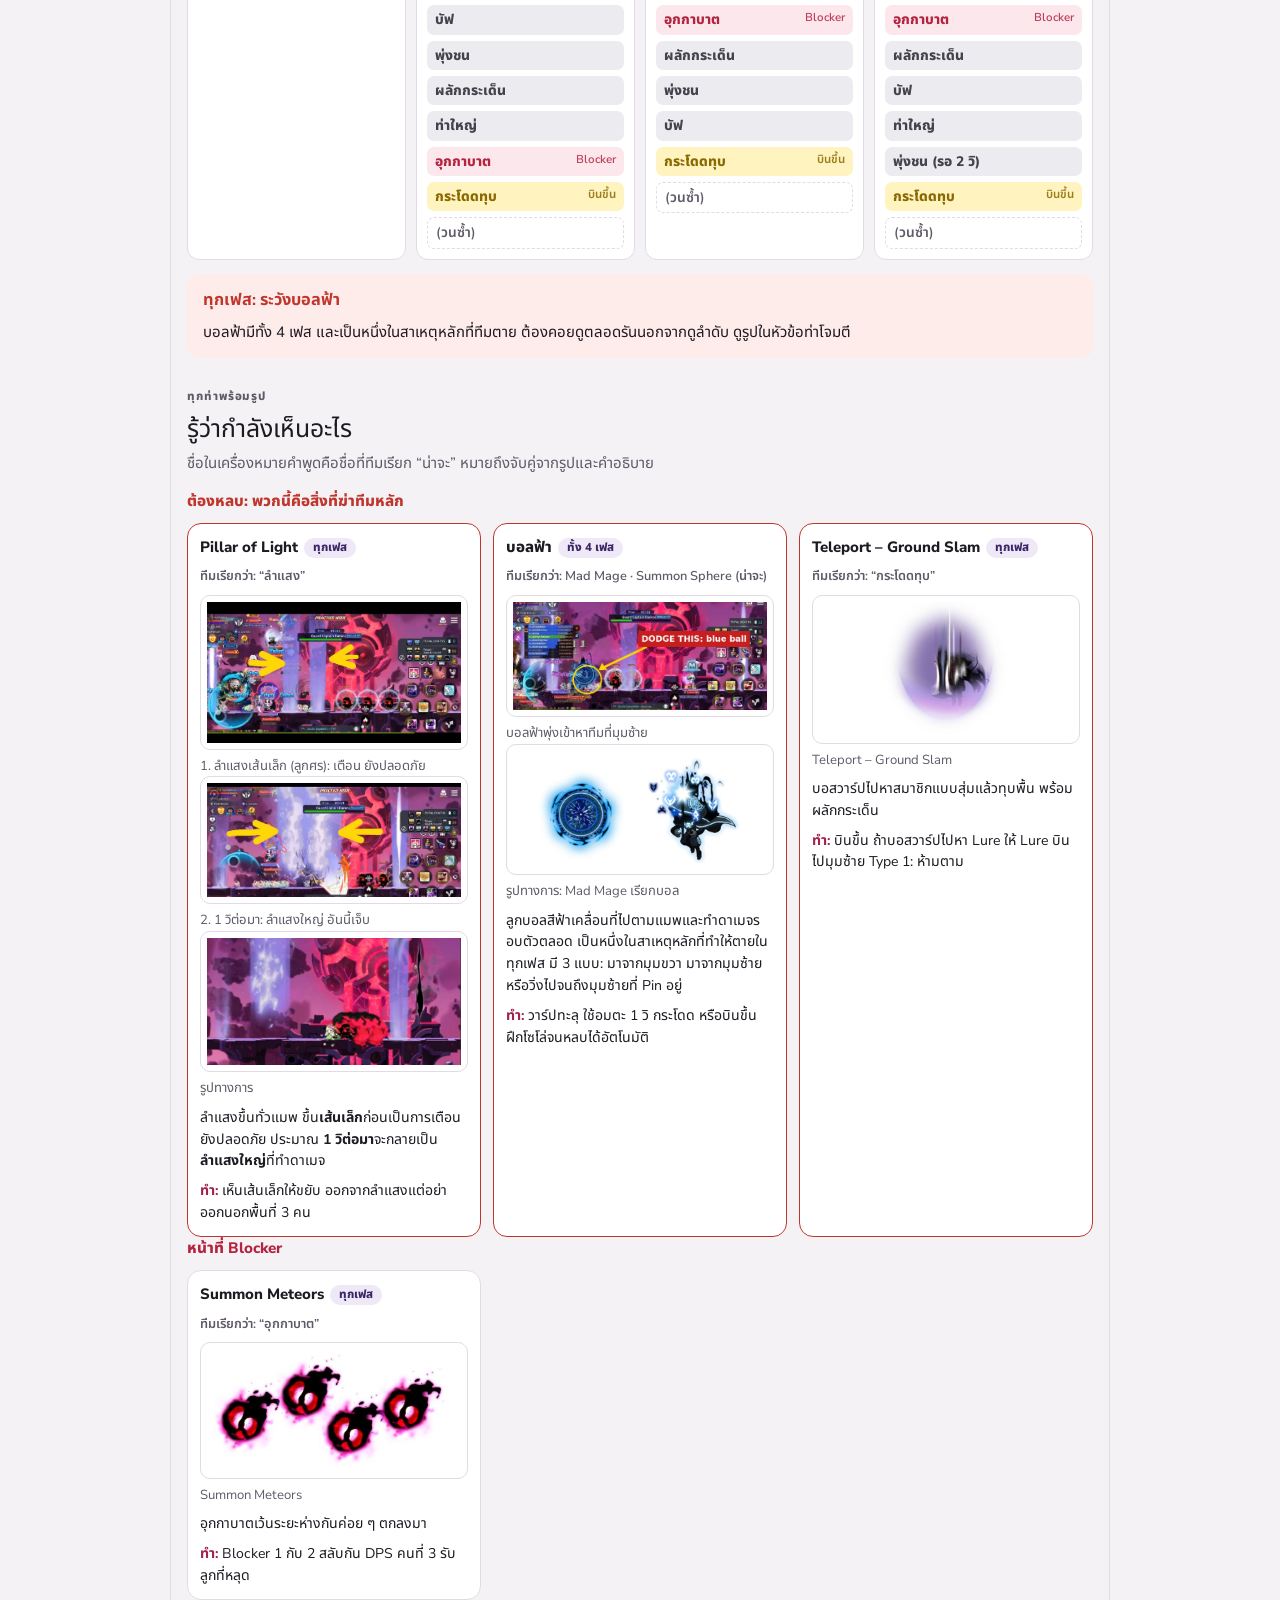
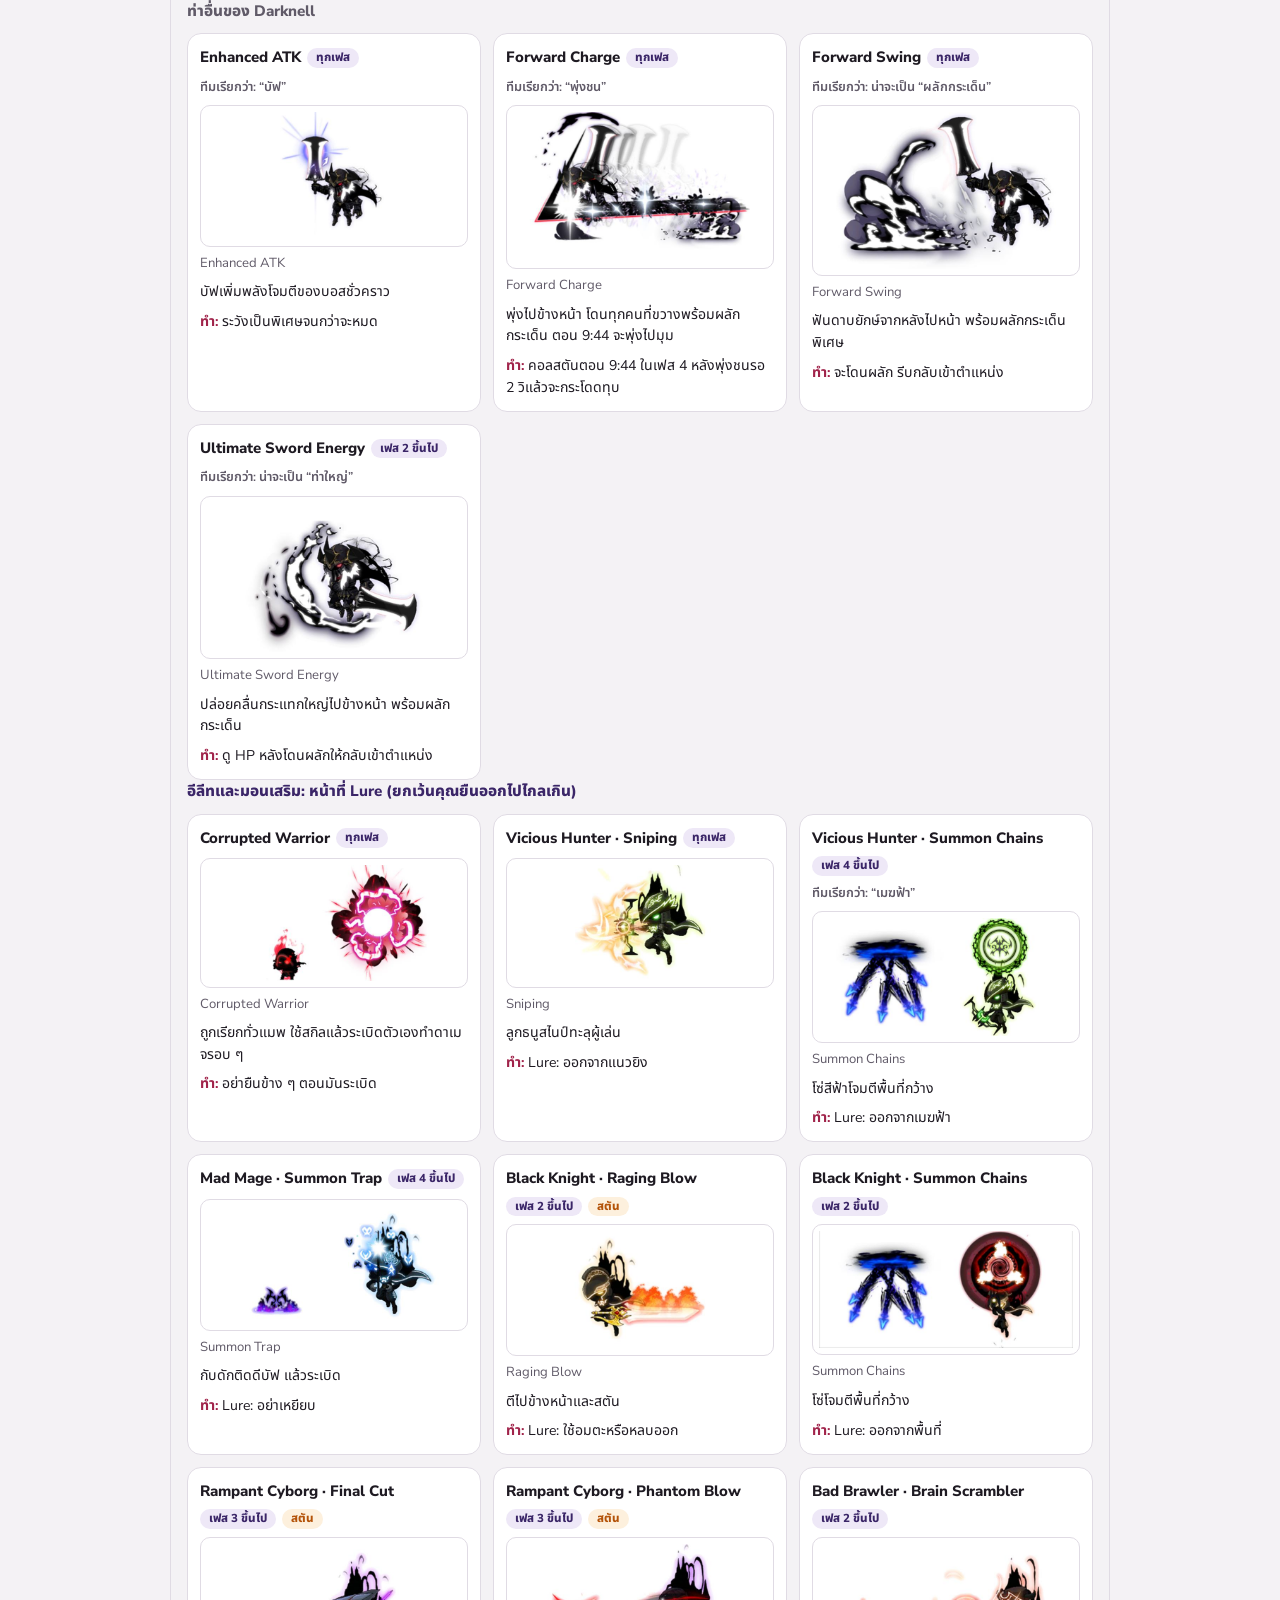
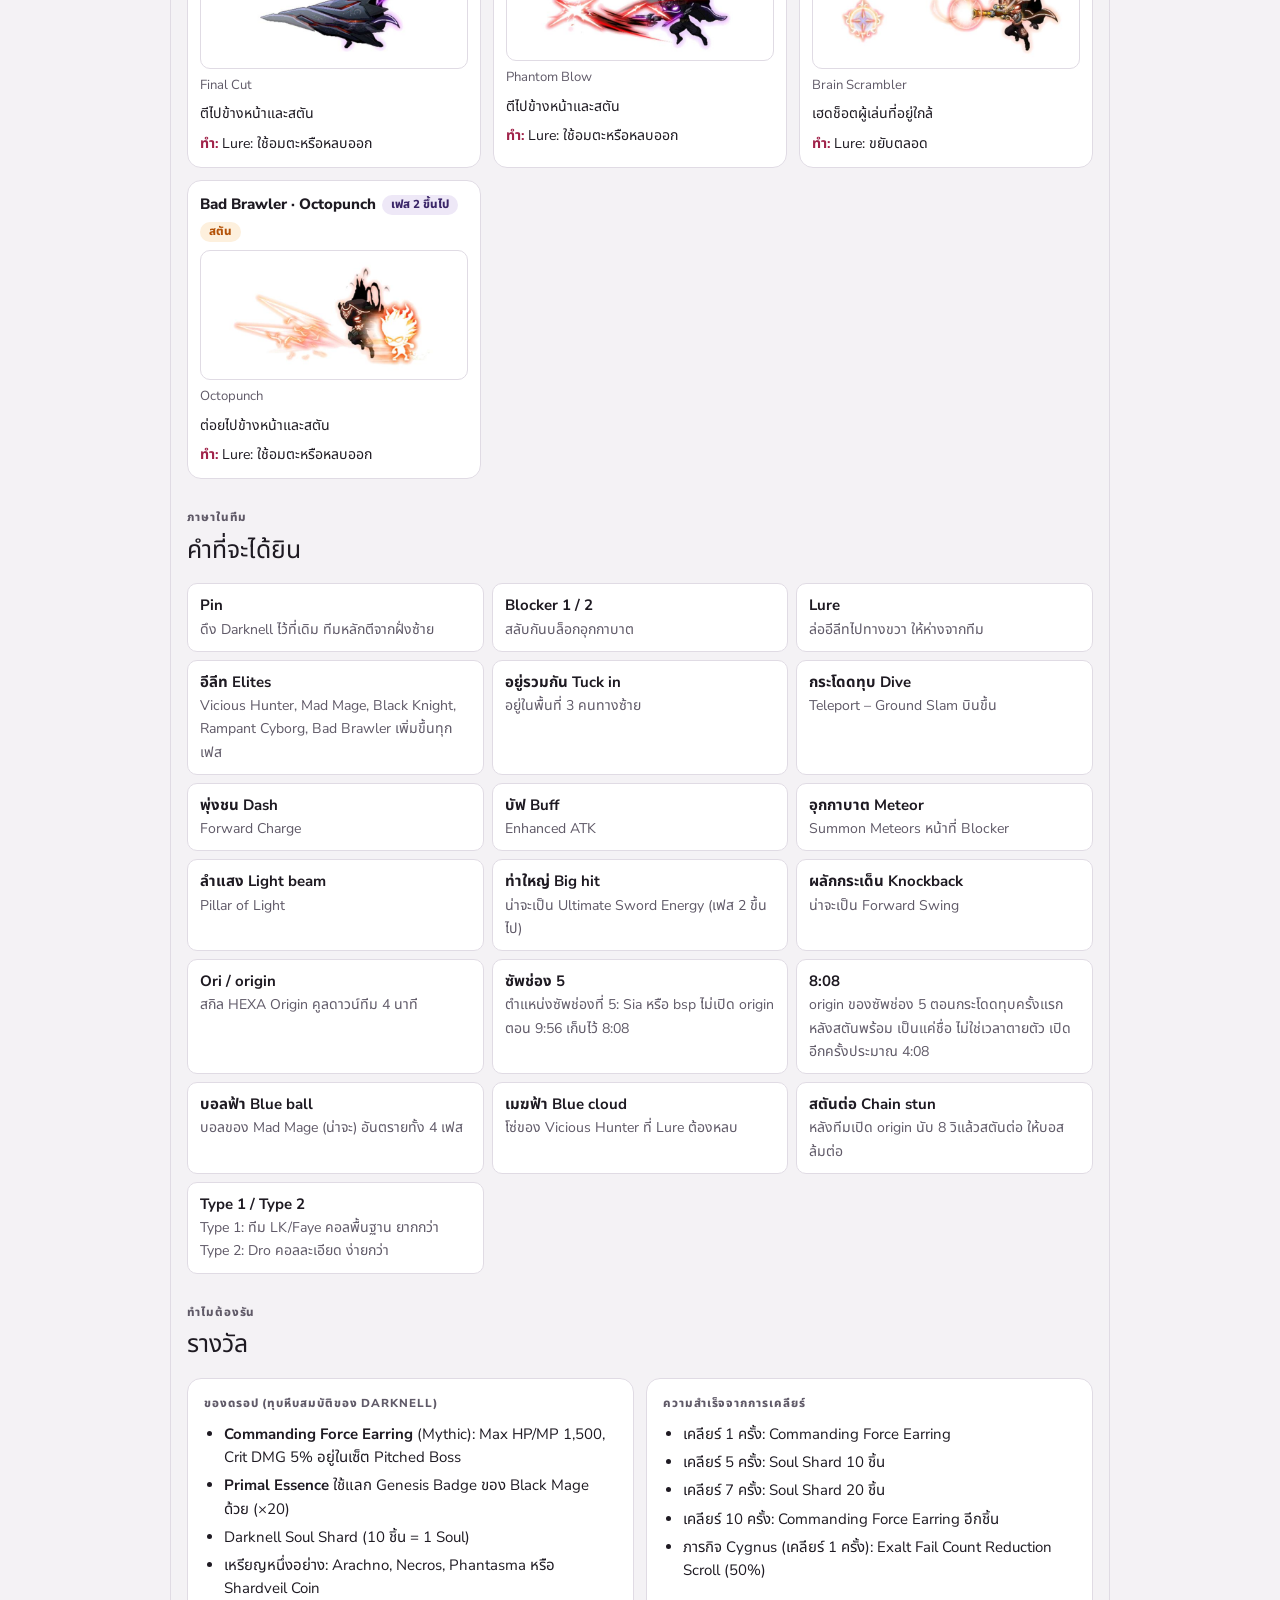
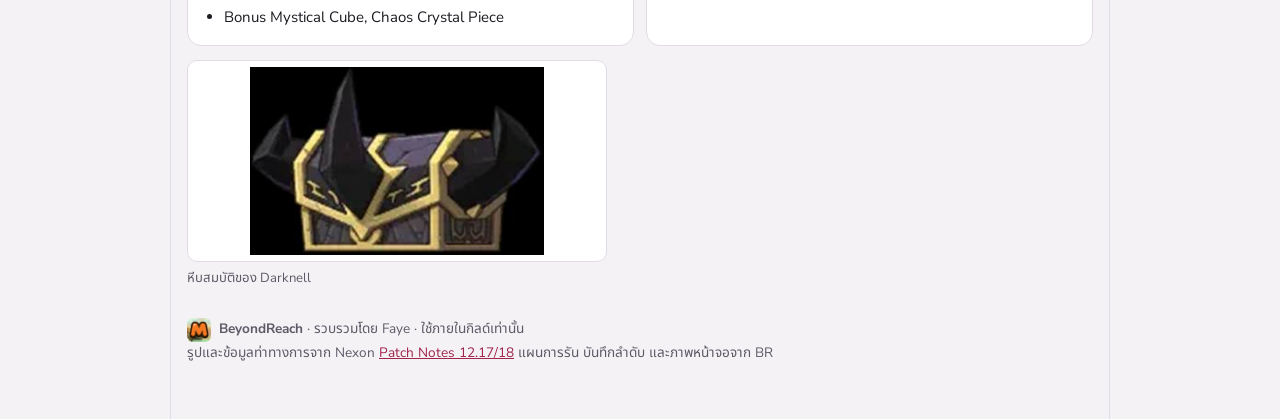
<file: darknell-th.html>
<!doctype html><html lang="th"><head>
<meta charset="utf-8">
<link rel="icon" type="image/jpeg" sizes="400x400" href="img/comons/txM1bopK_400x400.jpg">
<link rel="apple-touch-icon" href="img/comons/txM1bopK_400x400.jpg">
<link rel="stylesheet" href="branding.css">
<meta property="og:type" content="website">
<meta property="og:site_name" content="BeyondReach">
<meta property="og:title" content="คู่มือ Darknell · BeyondReach">
<meta property="og:description" content="คู่มือ Darknell · BeyondReach - MapleStory M guild boss guide.">
<meta property="og:url" content="https://beyond-reach-info.github.io/darknell-th.html">
<meta property="og:image" content="https://beyond-reach-info.github.io/img/comons/txM1bopK_400x400.jpg">
<meta property="og:image:alt" content="MapleStory M logo">
<meta name="twitter:card" content="summary">
<meta name=viewport content="width=device-width,initial-scale=1,viewport-fit=cover"><style>:root{color-scheme:light;box-sizing:border-box;padding-top:env(safe-area-inset-top,0px);padding-bottom:env(safe-area-inset-bottom,0px)}html{scroll-padding-top:env(safe-area-inset-top,0px)}body{margin:0;padding:0;font:14px -apple-system,BlinkMacSystemFont,sans-serif;background:#fff;color:#000}img{max-width:100%}[hidden]:not([hidden=until-found i]){display:none!important}</style></head><body class="site-background">
<title>คู่มือ Darknell &middot; BeyondReach</title>
<link rel="stylesheet" href="translation.css">
<meta name="claude:viewport-fit-sides" content="cover">
<link rel="preconnect" href="https://fonts.googleapis.com">
<link rel="stylesheet" href="https://fonts.googleapis.com/css2?family=Marcellus&family=Nunito+Sans:wght@400;600;700;800&family=Noto+Sans+Thai:wght@400;600;700;800&display=swap">
<style>
/* Layout: one reading column with sticky tabs. Run setup (types, roles, opening minute, where to stand, lure) first, then the sequence, then every attack with its picture */
:root{
  --bg:#f4f2f5; --surface:#ffffff; --fg:#1e1a22; --muted:#605a68; --line:#e0dbe4;
  --danger:#c0362c; --danger-bg:#fdecea;
  --fly:#8a6a00; --fly-bg:#fff3bf;
  --meteor:#b4233f; --meteor-bg:#fbe7ec;
  --ok:#5a3d8f; --ok-bg:#eee8f7; --ok-fg:#3b2668;
  --neutral-bg:#ecebef; --neutral-fg:#46424d;
  --ori:#0f7c78; --ori-bg:#e0f3f1;
  --stun:#b45309; --stun-bg:#fdf0dd;
  --sprite-bg:#ffffff;
  --accent:#a0234a;
  --display:"Marcellus","Noto Sans Thai",Tahoma,serif;
  --body:"Nunito Sans","Noto Sans Thai",Tahoma,system-ui,sans-serif;
}
@media (prefers-color-scheme: dark){:root:not([data-theme="light"]){
  --bg:#15121a; --surface:#1f1a25; --fg:#eeebf2; --muted:#aaa3b5; --line:#322b3b;
  --danger:#f08a7f; --danger-bg:#3a1c1a; --fly:#f2d16b; --fly-bg:#3a3110;
  --meteor:#f28aa0; --meteor-bg:#3b1a24; --ok:#b9a0ee; --ok-bg:#271e3a; --ok-fg:#d8cbf7;
  --neutral-bg:#2b2633; --neutral-fg:#cbc6d4; --ori:#5fd1c9; --ori-bg:#143230;
  --stun:#f2a656; --stun-bg:#3a2810; --sprite-bg:#f4f3f8; --accent:#f07ca0; color-scheme:dark}}
:root[data-theme="dark"]{
  --bg:#15121a; --surface:#1f1a25; --fg:#eeebf2; --muted:#aaa3b5; --line:#322b3b;
  --danger:#f08a7f; --danger-bg:#3a1c1a; --fly:#f2d16b; --fly-bg:#3a3110;
  --meteor:#f28aa0; --meteor-bg:#3b1a24; --ok:#b9a0ee; --ok-bg:#271e3a; --ok-fg:#d8cbf7;
  --neutral-bg:#2b2633; --neutral-fg:#cbc6d4; --ori:#5fd1c9; --ori-bg:#143230;
  --stun:#f2a656; --stun-bg:#3a2810; --sprite-bg:#f4f3f8; --accent:#f07ca0; color-scheme:dark}
html{scroll-behavior:smooth}
@media (prefers-reduced-motion:reduce){html{scroll-behavior:auto}}
body{background:var(--bg);color:var(--fg);font-family:var(--body);font-size:15px;line-height:1.55}
body::before{content:"";position:fixed;inset:0 0 auto;height:env(safe-area-inset-top,0px);z-index:10;background:var(--bg)}
.wrap{max-width:940px;margin:0 auto;padding-block:24px 56px;padding-left:max(16px,env(safe-area-inset-left,0px));padding-right:max(16px,env(safe-area-inset-right,0px));display:flex;flex-direction:column;gap:30px}
h1,h2,h3{font-family:var(--display);font-weight:400;text-wrap:balance;margin:0}
h1{font-size:2rem;line-height:1.15}
h2{font-size:1.55rem}
h3{font-size:1.15rem}
p{margin:0}
ul,ol{margin:0;padding-left:20px;display:flex;flex-direction:column;gap:5px}
.label{font-size:.72rem;text-transform:uppercase;letter-spacing:.08em;font-weight:800;color:var(--muted)}
.sub{color:var(--muted)}

.guild{display:flex;align-items:center;gap:10px;flex-wrap:wrap;margin-bottom:10px}
.guild-name{font-family:var(--display);font-size:1.15rem;letter-spacing:.04em;color:var(--accent)}
.guild-tag{font-size:.7rem;font-weight:800;text-transform:uppercase;letter-spacing:.08em;color:var(--danger);border:1px solid var(--danger);border-radius:999px;padding:2px 8px}
.byline{margin-top:6px;font-weight:700}
.facts{display:flex;flex-wrap:wrap;gap:8px;margin-top:12px}
.fact{background:var(--surface);border:1px solid var(--line);border-radius:999px;padding:4px 12px;font-size:.85rem}

nav{position:sticky;top:env(safe-area-inset-top,0px);z-index:5;background:var(--bg);padding-block:8px;border-bottom:1px solid var(--line);display:flex;gap:8px;overflow-x:auto}
nav a{flex:none;text-decoration:none;color:var(--fg);background:var(--surface);border:1px solid var(--line);border-radius:999px;padding:6px 14px;font-weight:800;font-size:.88rem}
nav a:focus-visible,button:focus-visible{outline:2px solid var(--accent);outline-offset:2px}

section{scroll-margin-top:64px;display:flex;flex-direction:column;gap:14px}
.phead{display:flex;flex-direction:column;gap:4px}
.card{background:var(--surface);border:1px solid var(--line);border-radius:14px;padding:16px;display:flex;flex-direction:column;gap:10px;min-width:0}
.grid2{display:grid;grid-template-columns:1fr 1fr;gap:12px}
.chip{display:inline-block;align-self:flex-start;border-radius:6px;padding:2px 10px;font-weight:800;font-size:.76rem;letter-spacing:.06em;text-transform:uppercase}
.chip.hard{background:var(--danger-bg);color:var(--danger)}
.chip.easy{background:var(--ori-bg);color:var(--ori)}
.warnbox{background:var(--danger-bg);border-radius:12px;padding:14px 16px;display:flex;flex-direction:column;gap:8px}
.warnbox strong{color:var(--danger);font-size:1.02rem}

/* roles */
.roles{display:grid;grid-template-columns:repeat(auto-fill,minmax(200px,1fr));gap:10px}
.role{background:var(--surface);border:1px solid var(--line);border-radius:12px;padding:12px;display:flex;flex-direction:column;gap:4px;min-width:0}
.role b{font-size:1rem}
.role span{color:var(--muted);font-size:.88rem}
.role .n{font-size:.72rem;font-weight:800;letter-spacing:.08em;text-transform:uppercase;color:var(--accent)}

/* timeline */
.tl{display:flex;flex-direction:column;gap:6px}
.step{display:grid;grid-template-columns:100px minmax(0,1fr);gap:10px;align-items:center}
.when{font-weight:800;font-variant-numeric:tabular-nums;font-size:.9rem}
.what{border-radius:8px;padding:6px 10px;font-weight:700;font-size:.9rem;min-width:0}
.what.ori{background:var(--ori-bg);color:var(--ori)}
.what.stun{background:var(--stun-bg);color:var(--stun)}
.what.fly{background:var(--fly-bg);color:var(--fly)}
.what.hit{background:var(--neutral-bg);color:var(--neutral-fg)}
.what.warn{background:var(--danger-bg);color:var(--danger)}

/* sequence */
.seqgrid{display:grid;grid-template-columns:repeat(4,minmax(0,1fr));gap:10px}
.seqcol{background:var(--surface);border:1px solid var(--line);border-radius:12px;padding:10px;display:flex;flex-direction:column;gap:6px;min-width:0}
.seqcol h3{font-family:var(--body);font-weight:800;font-size:1rem;color:var(--accent)}
.mv{border-radius:7px;padding:4px 8px;font-weight:800;font-size:.86rem;display:flex;justify-content:space-between;gap:6px}
.mv small{font-weight:600;opacity:.85}
.mv.meteor{background:var(--meteor-bg);color:var(--meteor)}
.mv.fly{background:var(--fly-bg);color:var(--fly)}
.mv.plain{background:var(--neutral-bg);color:var(--neutral-fg)}
.mv.rep{border:1px dashed var(--line);color:var(--muted);font-weight:600}
.mv.ori{background:var(--ori-bg);color:var(--ori)}
.mv.stun{background:var(--stun-bg);color:var(--stun)}
.legend{display:flex;flex-wrap:wrap;gap:6px 14px;font-size:.82rem;color:var(--muted)}
.sw{display:inline-block;width:12px;height:12px;border-radius:3px;vertical-align:-1px;margin-right:4px}

/* figures */
figure{margin:0;display:flex;flex-direction:column;gap:6px;min-width:0}
figcaption{font-size:.82rem;color:var(--muted)}
.zoom{all:unset;cursor:zoom-in;display:block;border-radius:10px;overflow:hidden;border:1px solid var(--line)}
.zoom img{display:block;width:100%;height:auto}
.zoom.sprite{background:var(--sprite-bg)}
.zoom.sprite img{max-height:200px;object-fit:contain;padding:6px;box-sizing:border-box}
.figs{display:grid;grid-template-columns:repeat(auto-fit,minmax(240px,1fr));gap:12px}

/* attacks */
.group{display:flex;flex-direction:column;gap:10px}
.gh{font-weight:800;font-size:.95rem}
.gh.danger{color:var(--danger)} .gh.meteor{color:var(--meteor)} .gh.elite{color:var(--ok-fg)} .gh.plain{color:var(--muted)}
.atks{display:grid;grid-template-columns:repeat(auto-fill,minmax(260px,1fr));gap:12px}
.atk{background:var(--surface);border:1px solid var(--line);border-radius:14px;padding:12px;display:flex;flex-direction:column;gap:8px;min-width:0}
.atk.danger{border-color:var(--danger)}
.an{font-weight:800;display:flex;flex-wrap:wrap;gap:6px;align-items:center}
.aka{font-size:.8rem;color:var(--muted);font-weight:600}
.atk p{font-size:.88rem}
.atk .do b{color:var(--accent)}
.tag{display:inline-flex;border-radius:999px;padding:1px 9px;font-size:.72rem;font-weight:800;white-space:nowrap;background:var(--neutral-bg);color:var(--neutral-fg)}
.tag.ph{background:var(--ok-bg);color:var(--ok-fg)}
.tag.stun{background:var(--stun-bg);color:var(--stun)}

.gloss{display:grid;grid-template-columns:repeat(auto-fill,minmax(250px,1fr));gap:8px}
.term{background:var(--surface);border:1px solid var(--line);border-radius:10px;padding:10px 12px;min-width:0}
.term b{display:block}
.term span{color:var(--muted);font-size:.88rem}
.foot{color:var(--muted);font-size:.85rem}
.foot a{color:var(--accent)}

dialog{border:0;padding:0;background:transparent;max-width:min(96vw,1100px)}
dialog::backdrop{background:rgba(10,8,16,.85)}
dialog img{display:block;max-width:100%;max-height:82vh;border-radius:10px;background:#fff}
dialog p{color:#fff;margin-top:8px;font-size:.9rem}
dialog button{position:absolute;top:8px;right:8px;background:rgba(0,0,0,.6);color:#fff;border:0;border-radius:999px;width:36px;height:36px;font-size:1.2rem;cursor:pointer}

@media (max-width:760px){.seqgrid{grid-template-columns:repeat(2,minmax(0,1fr))}}
@media (max-width:600px){.grid2{grid-template-columns:1fr}.step{grid-template-columns:78px minmax(0,1fr)}h1{font-size:1.7rem}}
</style>

<main class="wrap" lang="th">
  <a href="./#bosses" style="color:var(--accent);font-weight:800;align-self:flex-start;min-height:44px;display:inline-flex;align-items:center">&larr; Info &amp; Boss guides</a>
  <header>
    <div class="guild"><a class="guild-brand" href="./" aria-label="BeyondReach home"><img class="guild-logo" src="img/comons/txM1bopK_400x400.jpg" alt="" width="40" height="40"><span class="guild-name">BeyondReach</span></a><span class="guild-tag">ใช้ภายในกิลด์เท่านั้น</span><div class="translation-actions" role="group" aria-label="Guide language"><a class="translate-link" href="darknell.html" lang="en" hreflang="en" translate="no">English</a><a class="translate-link" href="darknell-th.html" lang="th" hreflang="th" translate="no" aria-current="page">ไทย</a><a class="translate-link" href="darknell-zh.html" lang="zh-Hans" hreflang="zh-Hans" translate="no">中文</a></div></div>
    <div class="label">MapleStory M · คู่มือบอสของกิลด์</div>
    <h1>คู่มือ Darknell</h1>
    <p class="byline">รวบรวมโดย Faye · อัปเดต 21 ต.ค. 2026</p>
    <p class="sub">ใช้เป็นข้อมูลอ้างอิงเท่านั้น ข้อมูลอาจไม่ถูกต้องทั้งหมดและจะอัปเดตเรื่อย ๆ แตะรูปเพื่อขยาย</p>
    <div class="facts">
      <span class="fact"><b>Lv. 250+</b></span>
      <span class="fact">ทีมกิลด์ <b>6</b> คน (สูงสุด 10)</span>
      <span class="fact"><b>10 นาที</b></span>
      <span class="fact"><b>เคลียร์ได้ 1 ครั้ง</b>/สัปดาห์ (รีเซ็ตเที่ยงคืนวันพฤหัส)</span>
      <span class="fact">ทั้งทีม <b>ชุบได้ 10 ครั้ง</b></span>
      <span class="fact">แนะนำ <b>เจาะเกราะ 70%</b>, <b>ARC 880</b></span>
    </div>
  </header>

  <div class="warnbox" style="background:var(--ok-bg)">
    <strong style="color:var(--ok-fg);font-size:1.2rem">Node: ทุกคนใช้ Withstand 2 ยกเว้น Pin และ DPS ที่มีประสบการณ์</strong>
    <p><b>คนที่เหลือใช้ Withstand 2 ทั้งหมด นี่คือมาตรฐานของเรา</b></p>
  </div>

  <div class="warnbox">
    <strong>โดนครั้งเดียวไม่ตาย แต่โดนซ้อนตาย</strong>
    <p>โดนบอสตีครั้งเดียวไม่ตาย ที่ตายคือ <b>โดนคอมโบ</b>: โดนสองอย่างพร้อมกัน เช่น ลำแสงพร้อมบอลฟ้า หรือโดนพุ่งชนแล้วต่อด้วยอุกกาบาต หลบให้ไม่โดนสองอย่างพร้อมกัน</p>
  </div>

  <nav aria-label="Sections">
    <a href="#runs">ประเภทรัน</a>
    <a href="#roles">หน้าที่</a>
    <a href="#opening">ช่วงเปิด</a>
    <a href="#stand">จุดยืน</a>
    <a href="#lure">Lure</a>
    <a href="#sequence">ลำดับท่า</a>
    <a href="#attacks">ท่าโจมตี</a>
    <a href="#words">ศัพท์</a>
    <a href="#rewards">รางวัล</a>
  </nav>

  <section id="runs" aria-labelledby="runs-h">
    <div class="phead"><div class="label">เลือกรัน</div><h2 id="runs-h">รันกิลด์มี 2 แบบ</h2><p class="sub">แต่ละแบบต้องการความพร้อมต่างกัน เริ่มจาก Type 2 ก่อน</p></div>
    <div class="grid2">
      <div class="card">
        <span class="chip hard">Type 1 · ยากกว่า</span>
        <h3>ทีม LK/Faye</h3>
        <ul>
          <li>LK เป็น Pin, Faye ซัพด้วย Sia</li>
          <li>ไม่มีคอลละเอียด สั่งแค่พื้นฐาน</li>
          <li>ต้องรู้หน้าที่ตัวเองและลำดับคร่าว ๆ ไม่ต้องจำทุกขั้น เราตอบสนองตามสถานการณ์</li>
          <li>ถ้า Darknell วาร์ปออกไปตอนกระโดดทุบ ถือว่าซวย ทีมหลักตีต่อและรอเขากลับมา <b>ห้ามตามไป</b></li>
        </ul>
      </div>
      <div class="card">
        <span class="chip easy">Type 2 · ง่ายกว่า</span>
        <h3>Dro เป็นคนคอล</h3>
        <ul>
          <li>Dro เป็น Pin และคอลลำดับทั้งหมดอย่างละเอียด</li>
          <li>มีซัพ bsp มาด้วย</li>
          <li>พลาดได้มากกว่า เหมาะสำหรับฝึก</li>
          <li>มีคอลบอกตอนที่ Lure ต้องบินขึ้นไปมุมซ้ายตอนกระโดดทุบ</li>
        </ul>
      </div>
    </div>
  </section>

  <section id="roles" aria-labelledby="roles-h">
    <div class="phead"><div class="label">ทีมละหกคน</div><h2 id="roles-h">ใครทำอะไร</h2></div>
    <div class="roles">
      <div class="role"><span class="n">1</span><b>Pin</b><span>ดึง Darknell ไว้ที่เดิมให้ทีมตี</span></div>
      <div class="role"><span class="n">2</span><b>Blocker 1</b><span>บล็อกอุกกาบาต สลับกับ Blocker 2</span></div>
      <div class="role"><span class="n">3</span><b>Blocker 2</b><span>บล็อกอุกกาบาต สลับกับ Blocker 1</span></div>
      <div class="role"><span class="n">4</span><b>DPS คนที่ 3 (สำรอง)</b><span>บล็อกอุกกาบาตที่ Blocker พลาด เช่น สกิลติดคูลดาวน์หรือจังหวะไม่ดี</span></div>
      <div class="role"><span class="n">5</span><b>ซัพช่อง 5</b><span>Sia หรือ bsp เรียกว่า “ตำแหน่งซัพช่องที่ 5” เปิด origin คนละจังหวะเพื่อสตันแยก (เรียกว่า “8:08” แต่ไม่ใช่เวลาตายตัว) แล้วเปิดอีกครั้งประมาณ 4:08 และสตันต่อหลังทีมเปิด origin ด้วย</span></div>
      <div class="role"><span class="n">6</span><b>Lure</b><span>ล่อพวกอีลีทไปทางขวา ไม่ให้มายุ่งกับทีม ดูเหมือนตำแหน่งเกาะ แต่จริง ๆ เอาตัวรอดไม่ง่าย</span></div>
    </div>
  </section>

  <section id="opening" aria-labelledby="opening-h">
    <div class="phead"><div class="label">ลำดับการรัน</div><h2 id="opening-h">นาทีแรกและจังหวะ origin</h2><p class="sub">เวลานับถอยหลังจาก 10:00</p></div>
    <div class="card">
      <div class="label">รอดนาทีแรก</div>
      <div class="tl">
        <div class="step"><div class="when">9:56</div><div class="what ori">ทุกคนเปิด origin ยกเว้นซัพช่อง 5 (Sia หรือ bsp) ที่เก็บไว้ใช้ตอน 8:08</div></div>
        <div class="step"><div class="when">9:44</div><div class="what stun">บอสพุ่งไปมุม → สตัน</div></div>
        <div class="step"><div class="when">9:10</div><div class="what fly">ตายตัว: ทุกคนบินขึ้น (กระโดดทุบ)</div></div>
      </div>
    </div>
    <div class="card">
      <div class="label">หลังจากนั้น</div>
      <div class="tl">
        <div class="step"><div class="when">~8:26</div><div class="what hit">origin สำหรับสตันพร้อมอีกครั้ง (9:56 ลบคูลดาวน์สตัน 1.5 นาที)</div></div>
        <div class="step"><div class="when">“8:08”</div><div class="what stun">ซัพช่อง 5 เปิด origin รอบอสออกท่าอีกสักพักจนถึงกระโดดทุบ แล้วเปิด origin สตันเพื่อยกเลิกท่านั้น</div></div>
        <div class="step"><div class="when">+0.5–1 min</div><div class="what warn">Lure ย้ายไปฝั่งขวาของแมพ</div></div>
        <div class="step"><div class="when">~5 min</div><div class="what ori">ทั้งทีมเปิด origin พร้อมกันตามคอล (±10 วิ ให้ตรงกระโดดทุบหรือจังหวะสตันที่ดี)</div></div>
        <div class="step"><div class="when">~4:08</div><div class="what stun">ซัพช่อง 5 เปิด origin อีกครั้ง (4 นาทีหลัง 8:08 ของตัวเอง จึงเลื่อนตาม)</div></div>
        <div class="step"><div class="when">~1 min</div><div class="what ori">ทั้งทีมเปิด origin พร้อมกันตามคอล</div></div>
      </div>
      <div class="warnbox"><strong>8:08 ไม่ใช่เวลาตายตัว</strong><p>เป็นแค่ชื่อที่เราเรียก จังหวะจริงคือกระโดดทุบครั้งแรกหลัง origin สตันพร้อม (ประมาณ 8:26 หรือช้ากว่า) จึงคลาดได้ ±5 วิหรือมากกว่าแล้วแต่รัน ~4:08 ก็เหมือนกัน รอกระโดดทุบและฟังคอล อย่าดูนาฬิกา</p></div>
      <ul>
        <li>คูลดาวน์ origin <b>4 นาที</b> คูลดาวน์สตัน <b>1.5 นาที</b></li>
        <li><b>สตันต่อ:</b> หลังทีมเปิด origin แต่ละครั้ง ให้คนหนึ่ง (ปกติคือซัพช่อง 5) นับ <b>8 วินาที</b> แล้วกดสตัน จริง ๆ มี 10 วิ แต่ถ้าช้า Darknell จะตื่นก่อนสตันต่อทัน</li>
        <li>หลังช่วงเปิด รอคอลแล้วเปิด origin พร้อมกัน ฟังคอล</li>
      </ul>
    </div>
    <div class="card">
      <div class="label">เครื่องหมายเฟสบนแถบ HP</div>
      <figure><button type="button" class="zoom" data-src="img/darknell/u-hp-stages.jpg" data-cap="แถบ HP แบ่งเป็น 4 ช่วง ช่วงที่ 1 เริ่มจากขวา"><img src="img/darknell/u-hp-stages.jpg" alt="แถบ HP ของ Darknell มีเครื่องหมายช่วง 1 ถึง 4"></button><figcaption>แถบ HP แบ่งเป็น 4 ช่วง เริ่มจากขวา ช่วงหลัง ๆ จะมีอีลีทใหม่เพิ่ม (ดูท่าโจมตี)</figcaption></figure>
    </div>
  </section>

  <section id="stand" aria-labelledby="stand-h">
    <div class="phead"><div class="label">อ่านสองรอบ</div><h2 id="stand-h">ทีมหลักยืนตรงไหน</h2></div>
    <div class="warnbox">
      <strong>ฝั่งซ้ายมีที่แค่ 3 คน ห้ามยืนตำแหน่งที่ 4 หรือไกลกว่านั้นเด็ดขาด</strong>
      <p>DPS ส่วนใหญ่ 3–4 รันแรกยืนออกมาไกลเกินไป คิดว่าตำแหน่งที่ 4 ปลอดภัย ซึ่งไม่ใช่ พื้นที่นี้แคบและเข้มงวดมาก</p>
      <p>ถ้าอีลีทเห็นคุณแล้วเดินมาฝั่งซ้าย ทุกคนอาจตายรวมถึง Pin ถึงคุณจะบินหลบได้ คนอื่นก็ตาย Pin ตายหมด รันล้มต้องรันใหม่</p>
      <p>ถ้าต้องหลบอันตราย อย่าขยับไปทางขวาแค่นิดเดียว ไปทางขวาไกล ๆ เลยก็ได้</p>
    </div>
    <div class="figs">
      <figure><button type="button" class="zoom" data-src="img/darknell/u-lure-range-marked.jpg" data-cap="จุด 1, 2, 3 คือพื้นที่ของทีมหลัก จุด 4 และไกลกว่าไปทางขวาห้ามยืน"><img src="img/darknell/u-lure-range-marked.jpg" alt="แมพ Darknell จุด 1, 2, 3 ปลอดภัย จุด 4 ห้าม" loading="lazy"></button><figcaption>จุด 1, 2, 3 คือพื้นที่ของทีมหลัก จุด 4 และไกลกว่าไปทางขวา (กากบาทเหลือง) ห้ามยืน</figcaption></figure>
    </div>
    <div class="card">
      <div class="label">สิ่งที่ต้องหลบ</div>
      <ul>
        <li><b>ลำแสง</b> (Pillar of Light): ลำแสงเส้นเล็กขึ้นก่อนเป็นการเตือน ยังปลอดภัย ประมาณ 1 วิต่อมาจะกลายเป็นลำแสงใหญ่ที่ทำดาเมจ เห็นเส้นเล็กให้ขยับเลย</li>
        <li><b>บอลฟ้า</b>: หนึ่งในสาเหตุหลักที่ทำให้ตาย มีทั้ง 4 เฟส ดูรูปด้านล่าง</li>
        <li><b>กระโดดทุบ</b>: บอสบินขึ้นแล้วทุบพื้น บินขึ้นเพื่อหลบ</li>
        <li><b>อุกกาบาต</b> เป็นหน้าที่ Blocker ยืนในพื้นที่และตีต่อไป</li>
      </ul>
    </div>
  </section>

  <section id="lure" aria-labelledby="lure-h">
    <div class="phead"><div class="label">คู่มือหน้าที่</div><h2 id="lure-h">การเล่น Lure</h2></div>
    <div class="card">
      <div class="label">สิ่งที่ Lure ต้องหลบ</div>
      <ul>
        <li><b>เมฆฟ้า</b>: โซ่ของ Vicious Hunter เป็นพื้นที่สีฟ้ากว้าง ออกจากพื้นที่</li>
        <li><b>ท่าของอีลีท</b>: สไนป์ สตัน และโซ่ (มีรูปทั้งหมดในหัวข้อท่าโจมตี)</li>
        <li>และต้องหลบลำแสง บอลฟ้า กระโดดทุบเหมือนคนอื่น</li>
      </ul>
    </div>
    <div class="grid2">
      <div class="card">
        <div class="label">หน้าที่ของคุณ</div>
        <ul>
          <li>ประมาณ 0.5–1 นาทีหลัง origin 8:08 ไปทาง<b>ขวา</b>เพื่อล่ออีลีทออกไป คนอื่นอยู่รวมกันทางซ้าย</li>
          <li>ตอนกระโดดทุบ Darknell จะวาร์ปไปหาผู้เล่นแบบสุ่ม ถ้าเป็นคุณ บินขึ้นไปมุมซ้ายอยู่กับทีม ใน Type 2 Dro จะคอลให้</li>
          <li>ช่วง origin ทีมประมาณ 5 นาทีและ 1 นาที กระโดดไปซ้ายตามคอล เปิด origin พร้อมทีม แล้วกลับไปล่อต่อ</li>
        </ul>
      </div>
      <div class="card">
        <div class="label">เอาตัวรอด</div>
        <ul>
          <li>รอดสำคัญที่สุด ใช้อมตะ เดิน แดช วาร์ปซ้ายขวา และบินขึ้นทุกครั้งที่ทำได้</li>
          <li>พลาดจังหวะกระโดดทุบไม่เป็นไร เช่น บอสทุบตอนสกิลบินติดคูลดาวน์ แค่รอดก็พอ</li>
          <li>กลัวเหรอ? สกิลบินพร้อมเมื่อไหร่ก็บินเลย</li>
          <li>อยากทำดาเมจ? มาได้สุดแค่<b>กลาง</b>แมพ ห้ามข้ามเส้นกลาง ถ้าตีไม่ถึงก็ไม่ต้องตี</li>
        </ul>
      </div>
    </div>
    <div class="warnbox">
      <strong>ถ้า Lure ตาย</strong>
      <p>DPS คนหนึ่งต้องออกไปทำ Lure แทน คนตีฝั่งซ้ายลดลงหนึ่งคน รันจะช้าลงและอาจล้ม</p>
    </div>
  </section>

  <section id="sequence" aria-labelledby="seq-h">
    <div class="phead"><div class="label">บันทึกลำดับคอล · BR</div><h2 id="seq-h">ลำดับท่าแต่ละเฟส</h2><p class="sub">แต่ละเฟสวนตามลิสต์ P1 ไม่ต้องสนใจ</p></div>
    <div class="legend"><span><i class="sw" style="background:var(--meteor)"></i>อุกกาบาต: Blocker</span><span><i class="sw" style="background:var(--fly)"></i>กระโดดทุบ: บินขึ้น</span><span><i class="sw" style="background:var(--neutral-fg)"></i>อื่น ๆ</span></div>
    <div class="seqgrid" id="seqgrid"></div>
    <div class="warnbox"><strong>ทุกเฟส: ระวังบอลฟ้า</strong><p>บอลฟ้ามีทั้ง 4 เฟส และเป็นหนึ่งในสาเหตุหลักที่ทีมตาย ต้องคอยดูตลอดรันนอกจากดูลำดับ ดูรูปในหัวข้อท่าโจมตี</p></div>
  </section>

  <section id="attacks" aria-labelledby="atk-h">
    <div class="phead"><div class="label">ทุกท่าพร้อมรูป</div><h2 id="atk-h">รู้ว่ากำลังเห็นอะไร</h2><p class="sub">ชื่อในเครื่องหมายคำพูดคือชื่อที่ทีมเรียก “น่าจะ” หมายถึงจับคู่จากรูปและคำอธิบาย</p></div>
    <div id="atkgroups"></div>
  </section>

  <section id="words" aria-labelledby="words-h">
    <div class="phead"><div class="label">ภาษาในทีม</div><h2 id="words-h">คำที่จะได้ยิน</h2></div>
    <div class="gloss" id="gloss"></div>
  </section>

  <section id="rewards" aria-labelledby="rew-h">
    <div class="phead"><div class="label">ทำไมต้องรัน</div><h2 id="rew-h">รางวัล</h2></div>
    <div class="grid2">
      <div class="card">
        <div class="label">ของดรอป (ทุบหีบสมบัติของ Darknell)</div>
        <ul>
          <li><b>Commanding Force Earring</b> (Mythic): Max HP/MP 1,500, Crit DMG 5% อยู่ในเซ็ต Pitched Boss</li>
          <li><b>Primal Essence</b> ใช้แลก Genesis Badge ของ Black Mage ด้วย (×20)</li>
          <li>Darknell Soul Shard (10 ชิ้น = 1 Soul)</li>
          <li>เหรียญหนึ่งอย่าง: Arachno, Necros, Phantasma หรือ Shardveil Coin</li>
          <li>Bonus Mystical Cube, Chaos Crystal Piece</li>
        </ul>
      </div>
      <div class="card">
        <div class="label">ความสำเร็จจากการเคลียร์</div>
        <ul>
          <li>เคลียร์ 1 ครั้ง: Commanding Force Earring</li>
          <li>เคลียร์ 5 ครั้ง: Soul Shard 10 ชิ้น</li>
          <li>เคลียร์ 7 ครั้ง: Soul Shard 20 ชิ้น</li>
          <li>เคลียร์ 10 ครั้ง: Commanding Force Earring อีกชิ้น</li>
          <li>ภารกิจ Cygnus (เคลียร์ 1 ครั้ง): Exalt Fail Count Reduction Scroll (50%)</li>
        </ul>
      </div>
    </div>
    <figure style="max-width:420px"><button type="button" class="zoom sprite" data-src="img/darknell/4f8035f4.jpg" data-cap="หีบสมบัติของ Darknell"><img src="img/darknell/4f8035f4.jpg" alt="หีบสมบัติของ Darknell" loading="lazy"></button><figcaption>หีบสมบัติของ Darknell</figcaption></figure>
  </section>

  <p class="foot"><img class="footer-logo" src="img/comons/txM1bopK_400x400.jpg" alt="" width="24" height="24" loading="lazy"><b>BeyondReach</b> · รวบรวมโดย Faye · ใช้ภายในกิลด์เท่านั้น<br>รูปและข้อมูลท่าทางการจาก Nexon <a href="https://forum.nexon.com/MapleStoryMGlobal/board_view?board=2690&amp;thread=3312258" target="_blank" rel="noopener">Patch Notes 12.17/18</a> แผนการรัน บันทึกลำดับ และภาพหน้าจอจาก BR</p>
</main>

<dialog id="lb" aria-label="รูปขยาย"><button type="button" id="lb-x" aria-label="ปิด">×</button><img id="lb-img" alt=""><p id="lb-cap"></p></dialog>

<script>
const im=(f,cap)=>({f,cap});
const fig=i=>`<figure><button type="button" class="zoom sprite" data-src="img/darknell/${i.f}" data-cap="${i.cap.replace(/"/g,"&quot;")}"><img src="img/darknell/${i.f}" alt="${i.cap.replace(/"/g,"&quot;")}" loading="lazy"></button>${i.cap?`<figcaption>${i.cap}</figcaption>`:""}</figure>`;

const SEQ={
 P1:[["9:56 · origin (ยกเว้นซัพช่อง 5)","ori"],["9:44 · พุ่งไปมุม → สตัน","stun"],["9:10 · ทุกคนบินขึ้น","fly"],["ที่เหลือ: ไม่ต้องสน ตอบสนองเอง","rep"]],
 P2:["Buff","Big hit","Knockback","Dash","Meteor","Dive","Buff","Dash","Knockback","Big hit","Meteor","Dive","(Repeat)"],
 P3:["Meteor","Knockback","Dash","Dive","Buff","Big hit","Meteor","Knockback","Dash","Buff","Dive","(Repeat)"],
 P4:["Meteor","Buff","Knockback","Dash","Big hit","Dive","Meteor","Knockback","Buff","Big hit","Dash (wait 2 sec)","Dive","(Repeat)"]
};
const cls=m=>m==="(Repeat)"?"rep":m.startsWith("Meteor")?"meteor":m.startsWith("Dive")?"fly":"plain";
const TR={"Buff": "บัฟ", "Big hit": "ท่าใหญ่", "Knockback": "ผลักกระเด็น", "Dash": "พุ่งชน", "Meteor": "อุกกาบาต", "Dive": "กระโดดทุบ", "(Repeat)": "(วนซ้ำ)", "Dash (wait 2 sec)": "พุ่งชน (รอ 2 วิ)"};
const hint=m=>m.startsWith("Meteor")?"<small>Blocker</small>":m.startsWith("Dive")?"<small>บินขึ้น</small>":"";
document.getElementById("seqgrid").innerHTML=Object.entries(SEQ).map(([p,l])=>`<div class="seqcol"><h3>${p}</h3><div class="mv" style="background:var(--danger);color:#fff"><span>⚠ ระวังบอลฟ้า</span></div>${l.map(m=>Array.isArray(m)?`<div class="mv ${m[1]==="rep"?"rep":m[1]}">${m[0]}</div>`:`<div class="mv ${cls(m)}"><span>${TR[m]||m}</span>${hint(m)}</div>`).join("")}</div>`).join("");

const A=[
 {g:"danger",h:"ต้องหลบ: พวกนี้คือสิ่งที่ฆ่าทีมหลัก",items:[
  {n:"Pillar of Light",aka:"“ลำแสง”",ph:"ทุกเฟส",what:"ลำแสงขึ้นทั่วแมพ ขึ้น<b>เส้นเล็ก</b>ก่อนเป็นการเตือน ยังปลอดภัย ประมาณ <b>1 วิต่อมา</b>จะกลายเป็น<b>ลำแสงใหญ่</b>ที่ทำดาเมจ",todo:"เห็นเส้นเล็กให้ขยับ ออกจากลำแสงแต่อย่าออกนอกพื้นที่ 3 คน",img:[im("u-beam-narrow.jpg","1. ลำแสงเส้นเล็ก (ลูกศร): เตือน ยังปลอดภัย"),im("u-beam-fat.jpg","2. 1 วิต่อมา: ลำแสงใหญ่ อันนี้เจ็บ"),im("9b75f72b.jpg","รูปทางการ")]},
  {n:"บอลฟ้า",aka:"Mad Mage · Summon Sphere (น่าจะ)",ph:"ทั้ง 4 เฟส",what:"ลูกบอลสีฟ้าเคลื่อนที่ไปตามแมพและทำดาเมจรอบตัวตลอด เป็นหนึ่งในสาเหตุหลักที่ทำให้ตายในทุกเฟส มี 3 แบบ: มาจากมุมขวา มาจากมุมซ้าย หรือวิ่งไปจนถึงมุมซ้ายที่ Pin อยู่",todo:"วาร์ปทะลุ ใช้อมตะ 1 วิ กระโดด หรือบินขึ้น ฝึกโซโล่จนหลบได้อัตโนมัติ",img:[im("u-blueball.jpg","บอลฟ้าพุ่งเข้าหาทีมที่มุมซ้าย"),im("1a469fe6.jpg","รูปทางการ: Mad Mage เรียกบอล")]},
  {n:"Teleport – Ground Slam",aka:"“กระโดดทุบ”",ph:"ทุกเฟส",what:"บอสวาร์ปไปหาสมาชิกแบบสุ่มแล้วทุบพื้น พร้อมผลักกระเด็น",todo:"บินขึ้น ถ้าบอสวาร์ปไปหา Lure ให้ Lure บินไปมุมซ้าย Type 1: ห้ามตาม",img:[im("ade40f6b.jpg","Teleport – Ground Slam")]}
 ]},
 {g:"meteor",h:"หน้าที่ Blocker",items:[
  {n:"Summon Meteors",aka:"“อุกกาบาต”",ph:"ทุกเฟส",what:"อุกกาบาตเว้นระยะห่างกันค่อย ๆ ตกลงมา",todo:"Blocker 1 กับ 2 สลับกัน DPS คนที่ 3 รับลูกที่หลุด",img:[im("98392ee5.jpg","Summon Meteors")]}
 ]},
 {g:"plain",h:"ท่าอื่นของ Darknell",items:[
  {n:"Enhanced ATK",aka:"“บัฟ”",ph:"ทุกเฟส",what:"บัฟเพิ่มพลังโจมตีของบอสชั่วคราว",todo:"ระวังเป็นพิเศษจนกว่าจะหมด",img:[im("811ca93c.jpg","Enhanced ATK")]},
  {n:"Forward Charge",aka:"“พุ่งชน”",ph:"ทุกเฟส",what:"พุ่งไปข้างหน้า โดนทุกคนที่ขวางพร้อมผลักกระเด็น ตอน 9:44 จะพุ่งไปมุม",todo:"คอลสตันตอน 9:44 ในเฟส 4 หลังพุ่งชนรอ 2 วิแล้วจะกระโดดทุบ",img:[im("08d52238.jpg","Forward Charge")]},
  {n:"Forward Swing",aka:"น่าจะเป็น “ผลักกระเด็น”",ph:"ทุกเฟส",what:"ฟันดาบยักษ์จากหลังไปหน้า พร้อมผลักกระเด็นพิเศษ",todo:"จะโดนผลัก รีบกลับเข้าตำแหน่ง",img:[im("fe49bd50.jpg","Forward Swing")]},
  {n:"Ultimate Sword Energy",aka:"น่าจะเป็น “ท่าใหญ่”",ph:"เฟส 2 ขึ้นไป",what:"ปล่อยคลื่นกระแทกใหญ่ไปข้างหน้า พร้อมผลักกระเด็น",todo:"ดู HP หลังโดนผลักให้กลับเข้าตำแหน่ง",img:[im("e45e9b8e.jpg","Ultimate Sword Energy")]}
 ]},
 {g:"elite",h:"อีลีทและมอนเสริม: หน้าที่ Lure (ยกเว้นคุณยืนออกไปไกลเกิน)",items:[
  {n:"Corrupted Warrior",ph:"ทุกเฟส",what:"ถูกเรียกทั่วแมพ ใช้สกิลแล้วระเบิดตัวเองทำดาเมจรอบ ๆ",todo:"อย่ายืนข้าง ๆ ตอนมันระเบิด",img:[im("79fe9665.jpg","Corrupted Warrior")]},
  {n:"Vicious Hunter · Sniping",ph:"ทุกเฟส",what:"ลูกธนูสไนป์ทะลุผู้เล่น",todo:"Lure: ออกจากแนวยิง",img:[im("3d1f5ec5.jpg","Sniping")]},
  {n:"Vicious Hunter · Summon Chains",aka:"“เมฆฟ้า”",ph:"เฟส 4 ขึ้นไป",what:"โซ่สีฟ้าโจมตีพื้นที่กว้าง",todo:"Lure: ออกจากเมฆฟ้า",img:[im("4467ece2.jpg","Summon Chains")]},
  {n:"Mad Mage · Summon Trap",ph:"เฟส 4 ขึ้นไป",what:"กับดักติดดีบัฟ แล้วระเบิด",todo:"Lure: อย่าเหยียบ",img:[im("8ec0c8a5.jpg","Summon Trap")]},
  {n:"Black Knight · Raging Blow",ph:"เฟส 2 ขึ้นไป",stun:true,what:"ตีไปข้างหน้าและสตัน",todo:"Lure: ใช้อมตะหรือหลบออก",img:[im("d38d2074.jpg","Raging Blow")]},
  {n:"Black Knight · Summon Chains",ph:"เฟส 2 ขึ้นไป",what:"โซ่โจมตีพื้นที่กว้าง",todo:"Lure: ออกจากพื้นที่",img:[im("c14ee96c.jpg","Summon Chains")]},
  {n:"Rampant Cyborg · Final Cut",ph:"เฟส 3 ขึ้นไป",stun:true,what:"ตีไปข้างหน้าและสตัน",todo:"Lure: ใช้อมตะหรือหลบออก",img:[im("d32e0f7b.jpg","Final Cut")]},
  {n:"Rampant Cyborg · Phantom Blow",ph:"เฟส 3 ขึ้นไป",stun:true,what:"ตีไปข้างหน้าและสตัน",todo:"Lure: ใช้อมตะหรือหลบออก",img:[im("009c9fe6.jpg","Phantom Blow")]},
  {n:"Bad Brawler · Brain Scrambler",ph:"เฟส 2 ขึ้นไป",what:"เฮดช็อตผู้เล่นที่อยู่ใกล้",todo:"Lure: ขยับตลอด",img:[im("6b2fbfba.jpg","Brain Scrambler")]},
  {n:"Bad Brawler · Octopunch",ph:"เฟส 2 ขึ้นไป",stun:true,what:"ต่อยไปข้างหน้าและสตัน",todo:"Lure: ใช้อมตะหรือหลบออก",img:[im("153cbbb9.jpg","Octopunch")]}
 ]}
];
document.getElementById("atkgroups").innerHTML=A.map(g=>`<div class="group"><div class="gh ${g.g}">${g.h}</div><div class="atks">${g.items.map(a=>`<article class="atk ${g.g==="danger"?"danger":""}"><div class="an">${a.n} <span class="tag ph">${a.ph}</span>${a.stun?'<span class="tag stun">สตัน</span>':""}</div>${a.aka?`<div class="aka">ทีมเรียกว่า: ${a.aka}</div>`:""}<div>${a.img.map(fig).join("")}</div><p>${a.what}</p><p class="do"><b>ทำ:</b> ${a.todo}</p></article>`).join("")}</div></div>`).join("");

const G=[
 ["Pin","ดึง Darknell ไว้ที่เดิม ทีมหลักตีจากฝั่งซ้าย"],
 ["Blocker 1 / 2","สลับกันบล็อกอุกกาบาต"],
 ["Lure","ล่ออีลีทไปทางขวา ให้ห่างจากทีม"],
 ["อีลีท Elites","Vicious Hunter, Mad Mage, Black Knight, Rampant Cyborg, Bad Brawler เพิ่มขึ้นทุกเฟส"],
 ["อยู่รวมกัน Tuck in","อยู่ในพื้นที่ 3 คนทางซ้าย"],
 ["กระโดดทุบ Dive","Teleport – Ground Slam บินขึ้น"],
 ["พุ่งชน Dash","Forward Charge"],
 ["บัฟ Buff","Enhanced ATK"],
 ["อุกกาบาต Meteor","Summon Meteors หน้าที่ Blocker"],
 ["ลำแสง Light beam","Pillar of Light"],
 ["ท่าใหญ่ Big hit","น่าจะเป็น Ultimate Sword Energy (เฟส 2 ขึ้นไป)"],
 ["ผลักกระเด็น Knockback","น่าจะเป็น Forward Swing"],
 ["Ori / origin","สกิล HEXA Origin คูลดาวน์ทีม 4 นาที"],
 ["ซัพช่อง 5","ตำแหน่งซัพช่องที่ 5: Sia หรือ bsp ไม่เปิด origin ตอน 9:56 เก็บไว้ 8:08"],
 ["8:08","origin ของซัพช่อง 5 ตอนกระโดดทุบครั้งแรกหลังสตันพร้อม เป็นแค่ชื่อ ไม่ใช่เวลาตายตัว เปิดอีกครั้งประมาณ 4:08"],
 ["บอลฟ้า Blue ball","บอลของ Mad Mage (น่าจะ) อันตรายทั้ง 4 เฟส"],
 ["เมฆฟ้า Blue cloud","โซ่ของ Vicious Hunter ที่ Lure ต้องหลบ"],
 ["สตันต่อ Chain stun","หลังทีมเปิด origin นับ 8 วิแล้วสตันต่อ ให้บอสล้มต่อ"],
 ["Type 1 / Type 2","Type 1: ทีม LK/Faye คอลพื้นฐาน ยากกว่า Type 2: Dro คอลละเอียด ง่ายกว่า"]
];
document.getElementById("gloss").innerHTML=G.map(([t,d])=>`<div class="term"><b>${t}</b><span>${d}</span></div>`).join("");

const lb=document.getElementById("lb"),lbi=document.getElementById("lb-img"),lbc=document.getElementById("lb-cap");
document.addEventListener("click",e=>{const z=e.target.closest(".zoom");if(z){lbi.src=z.dataset.src;lbi.alt=z.dataset.cap;lbc.textContent=z.dataset.cap;try{lb.showModal()}catch(_){}}});
document.getElementById("lb-x").onclick=()=>lb.close();
lb.addEventListener("click",e=>{if(e.target===lb)lb.close()});
</script>

</body></html>
</file>
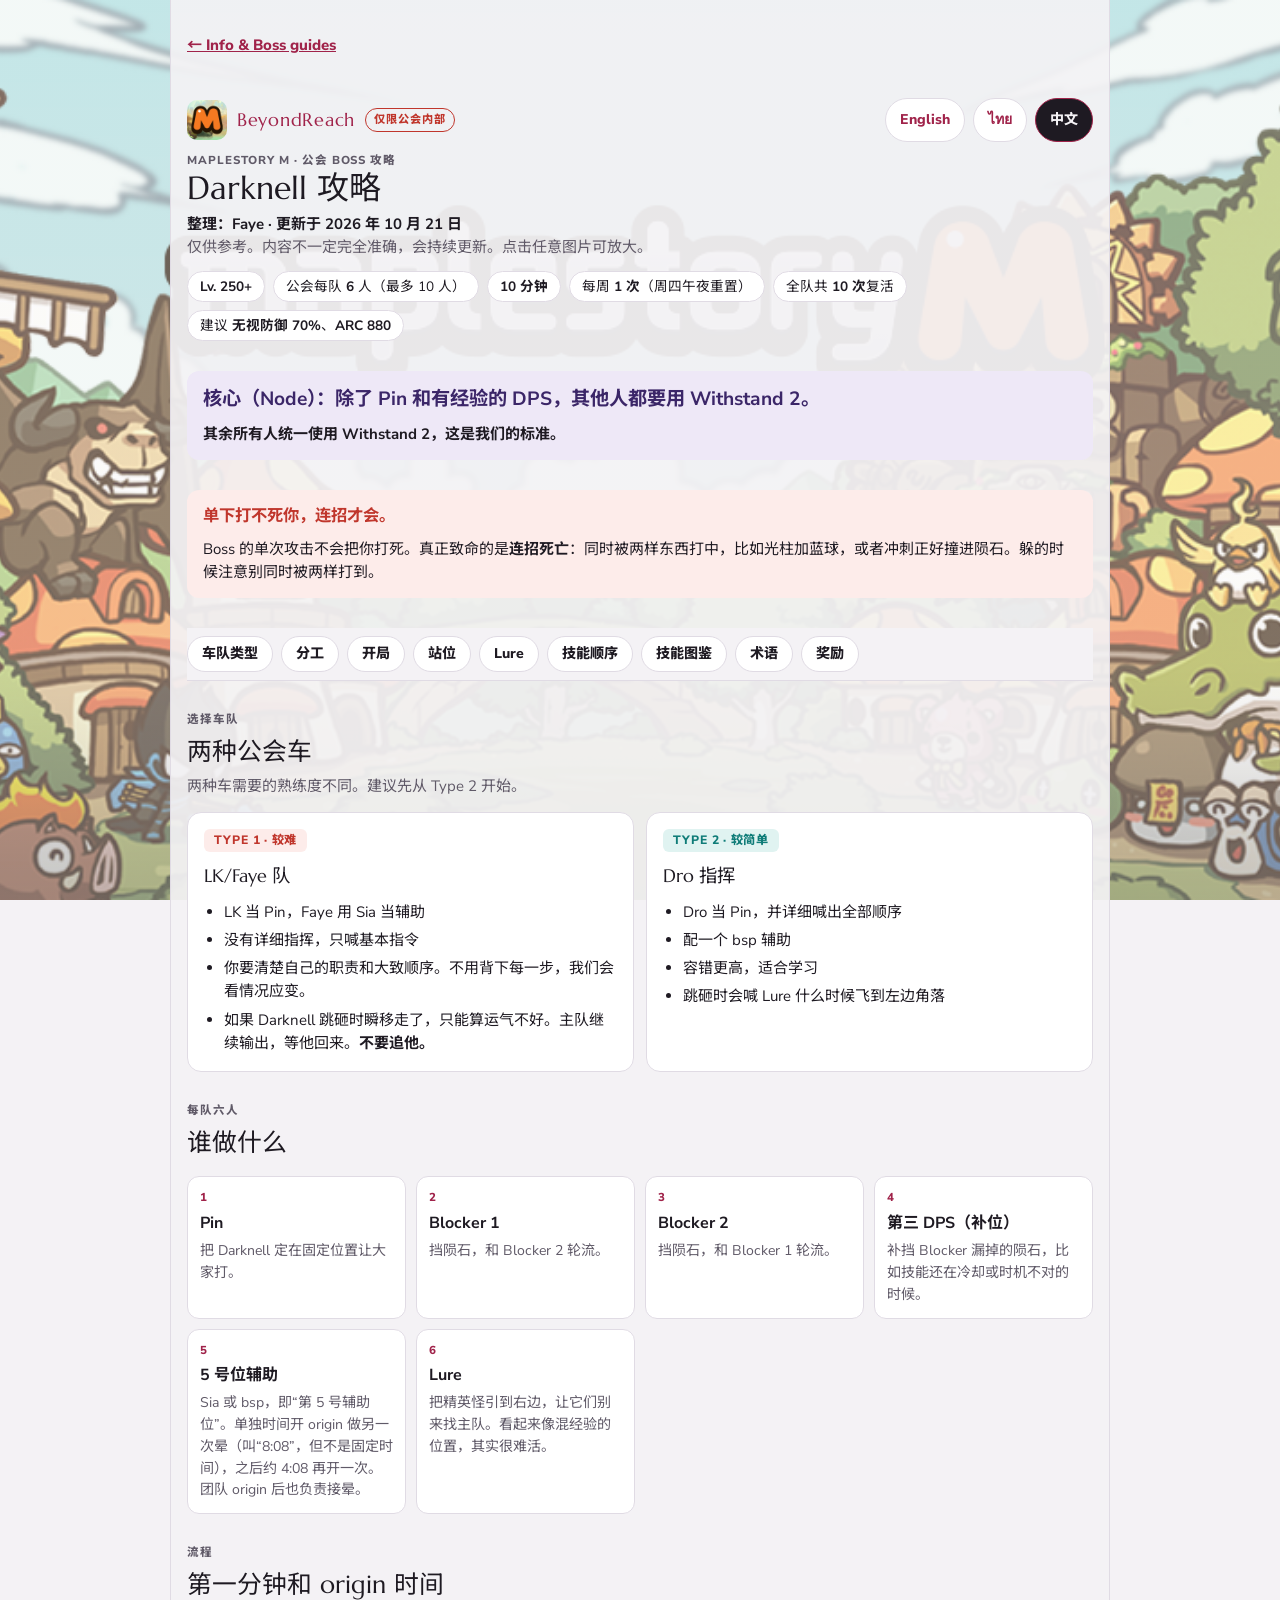
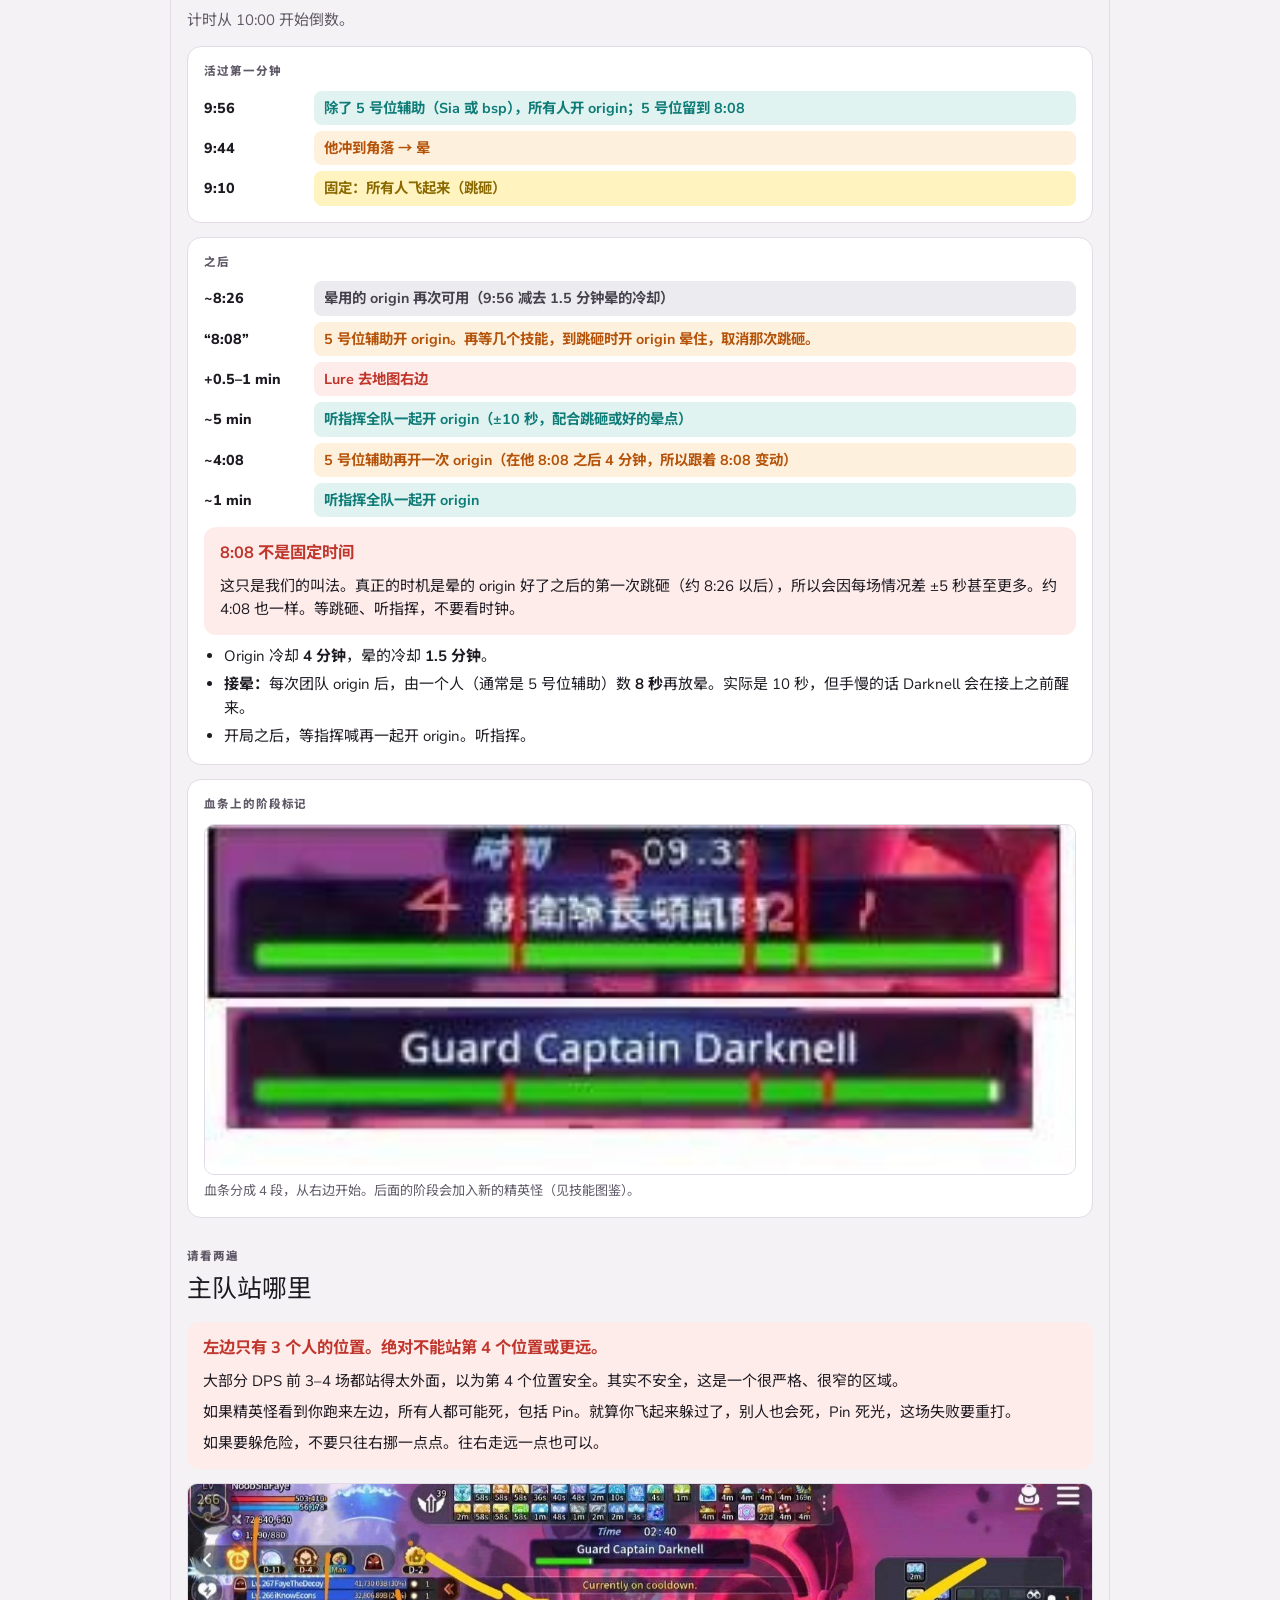
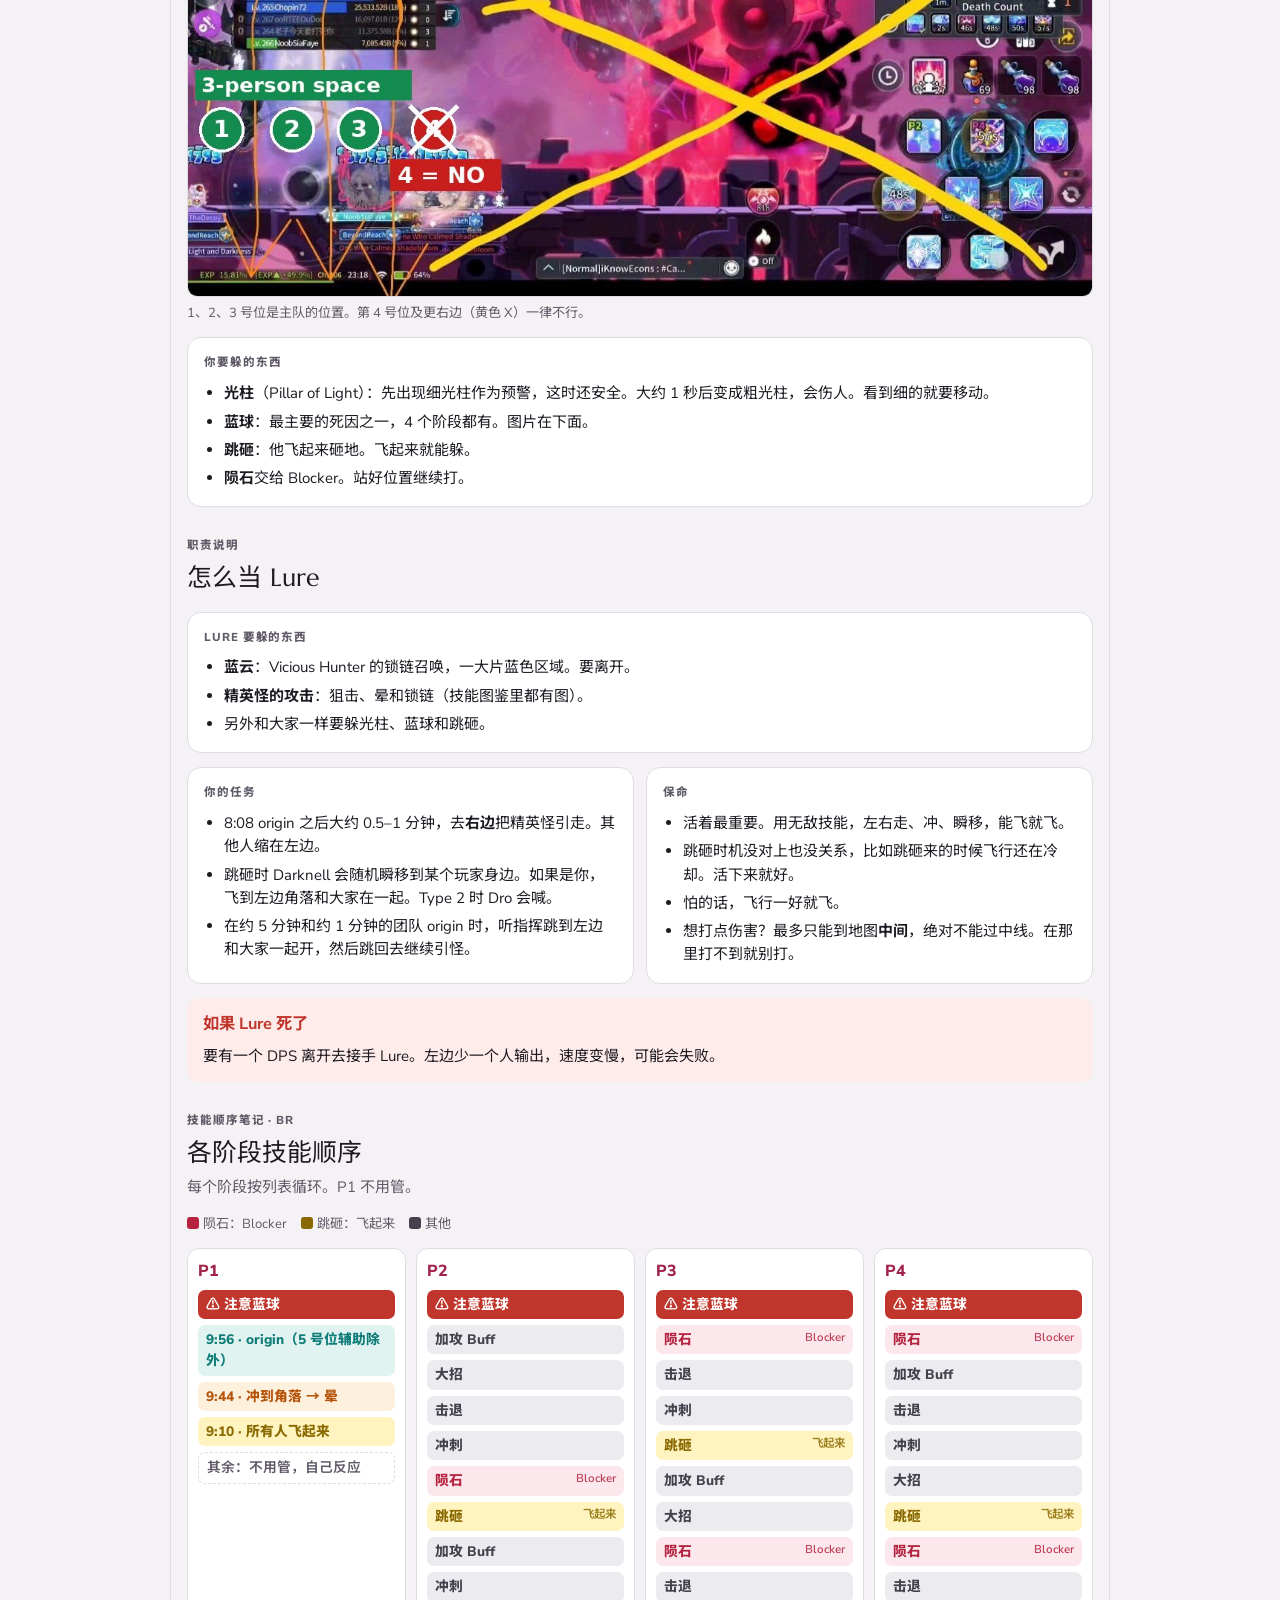
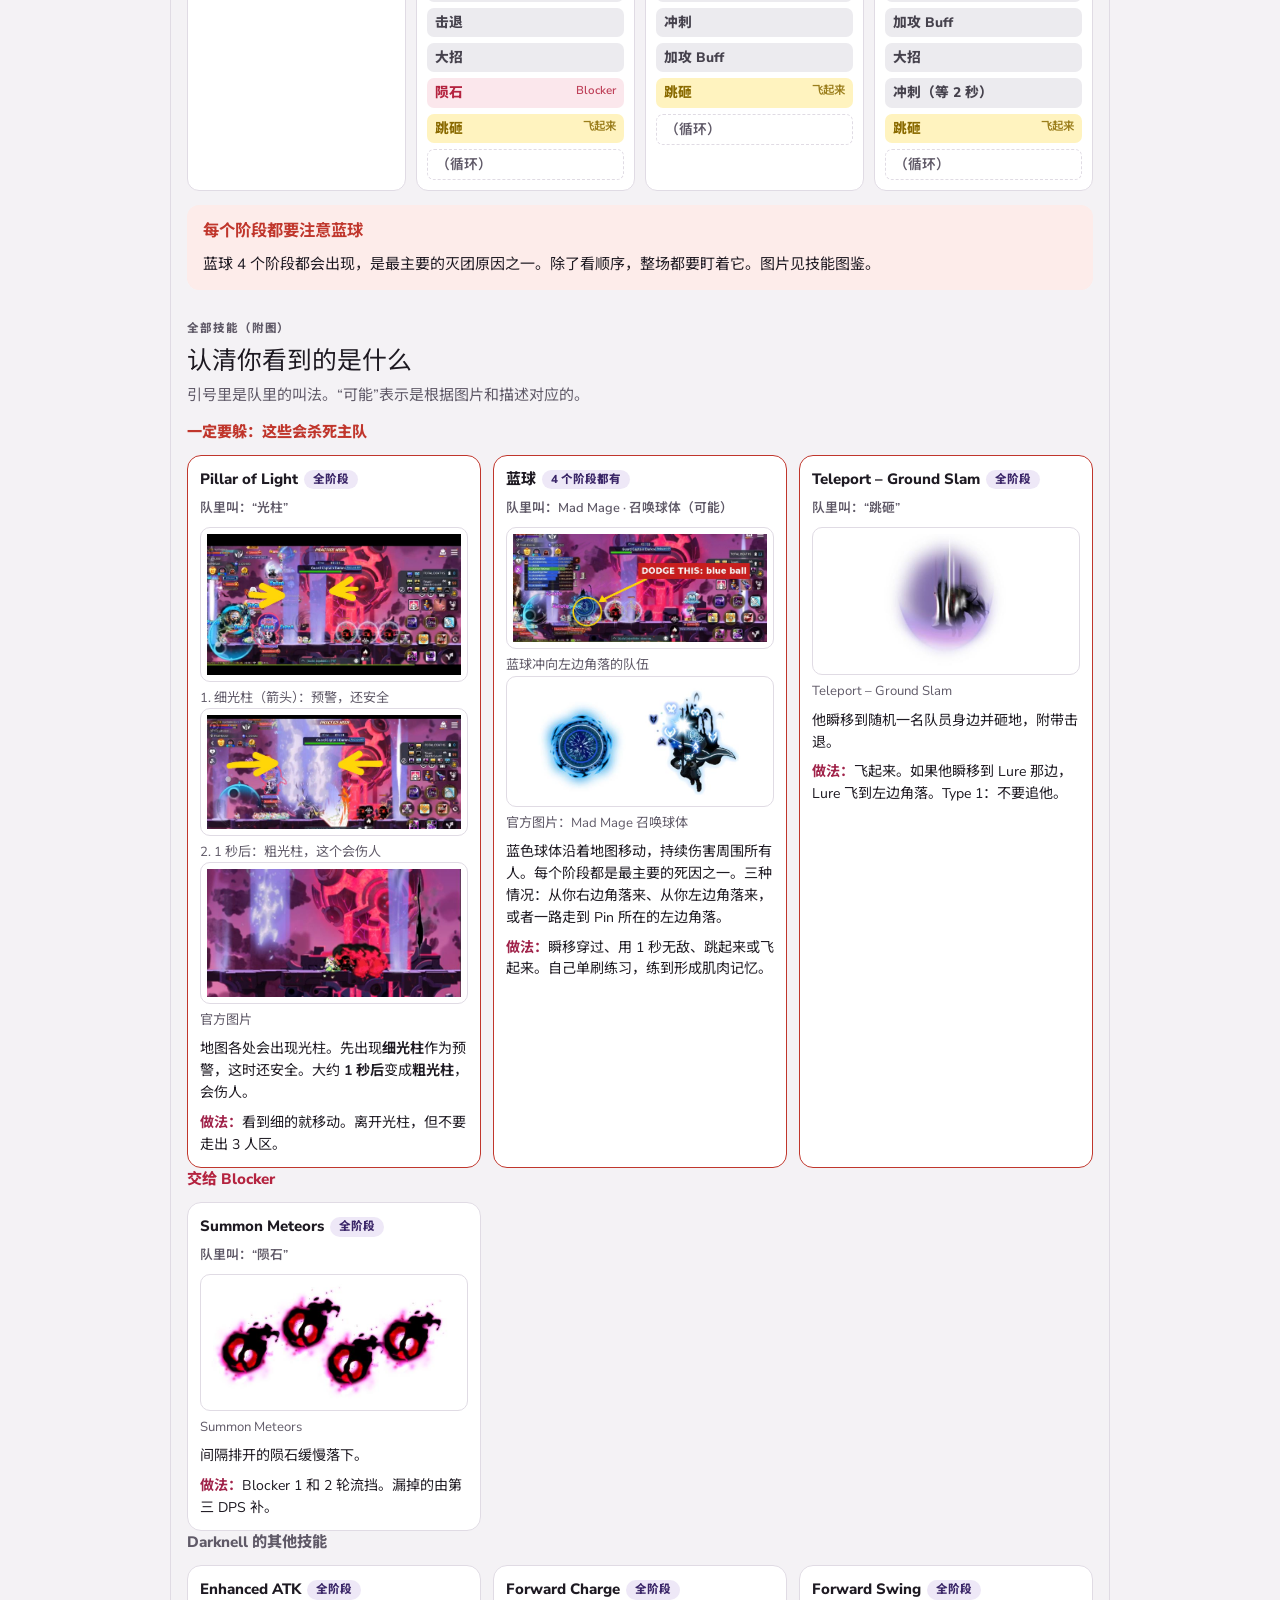
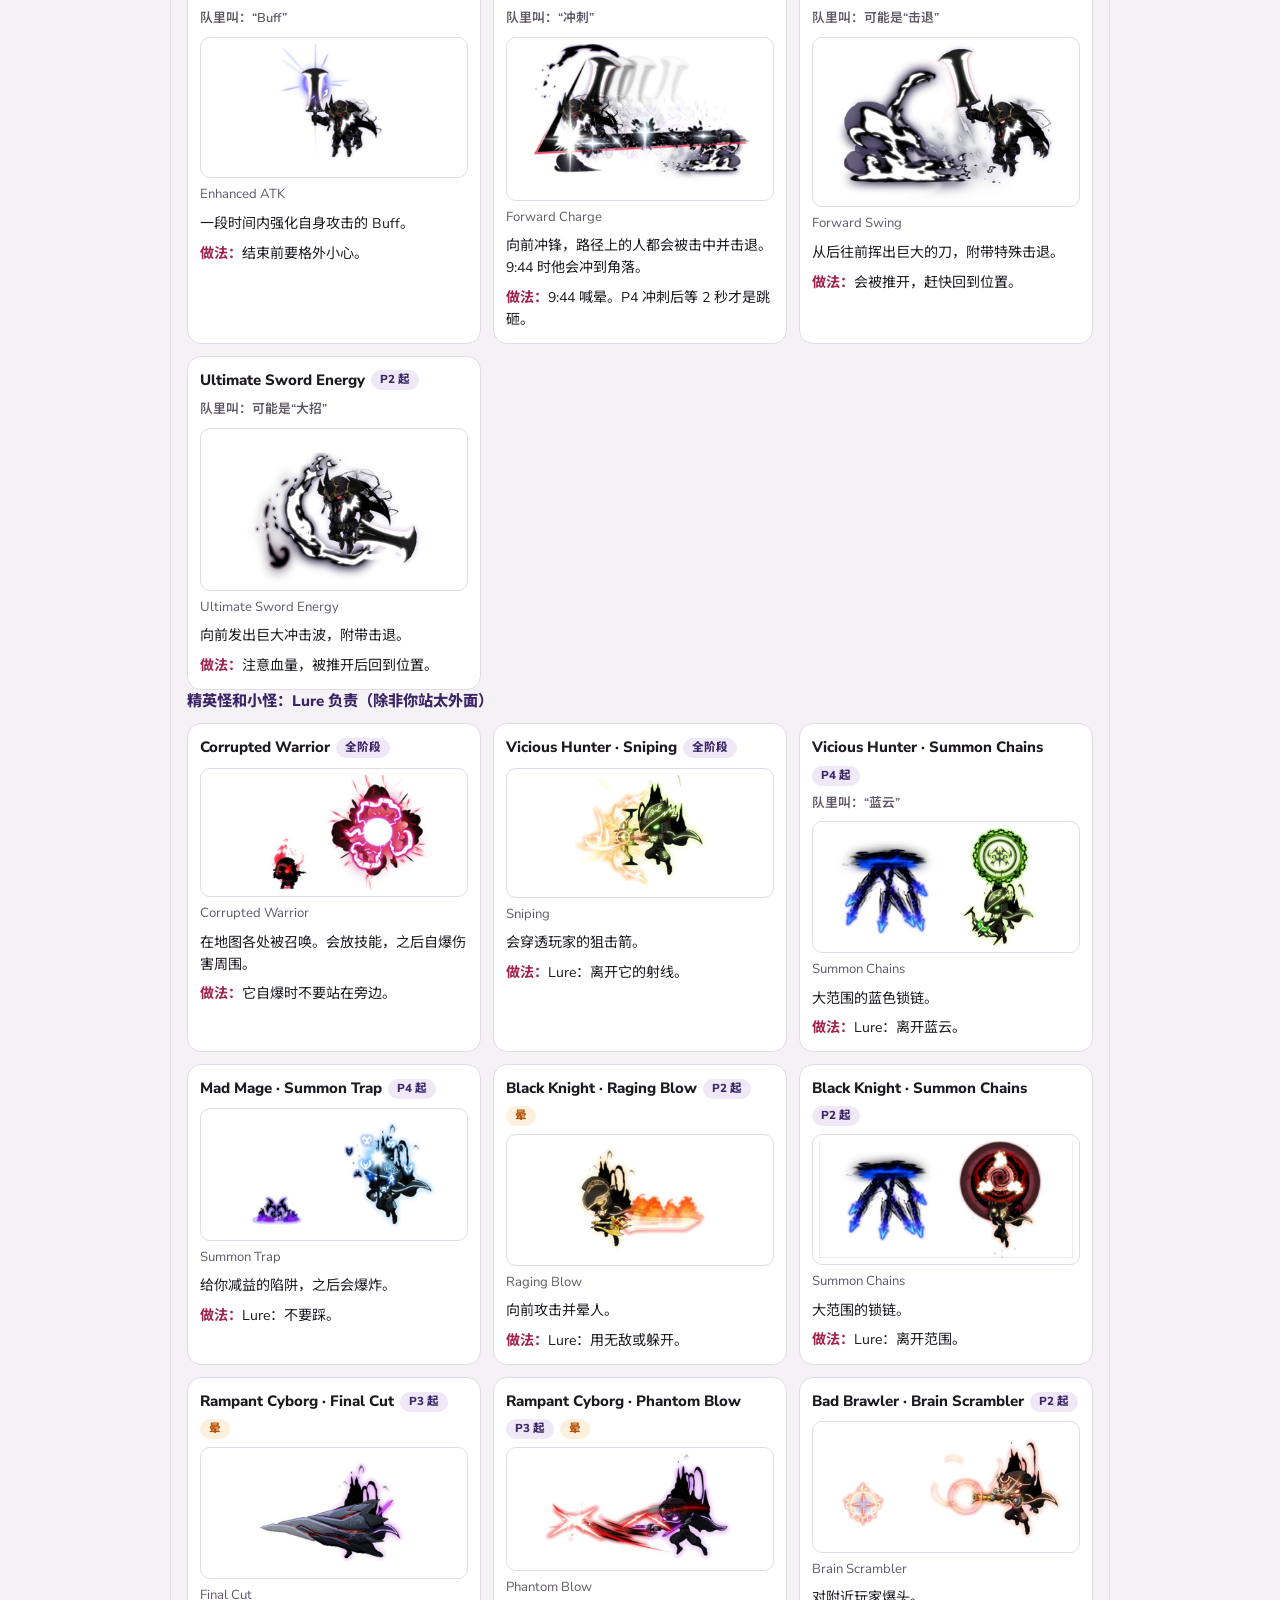
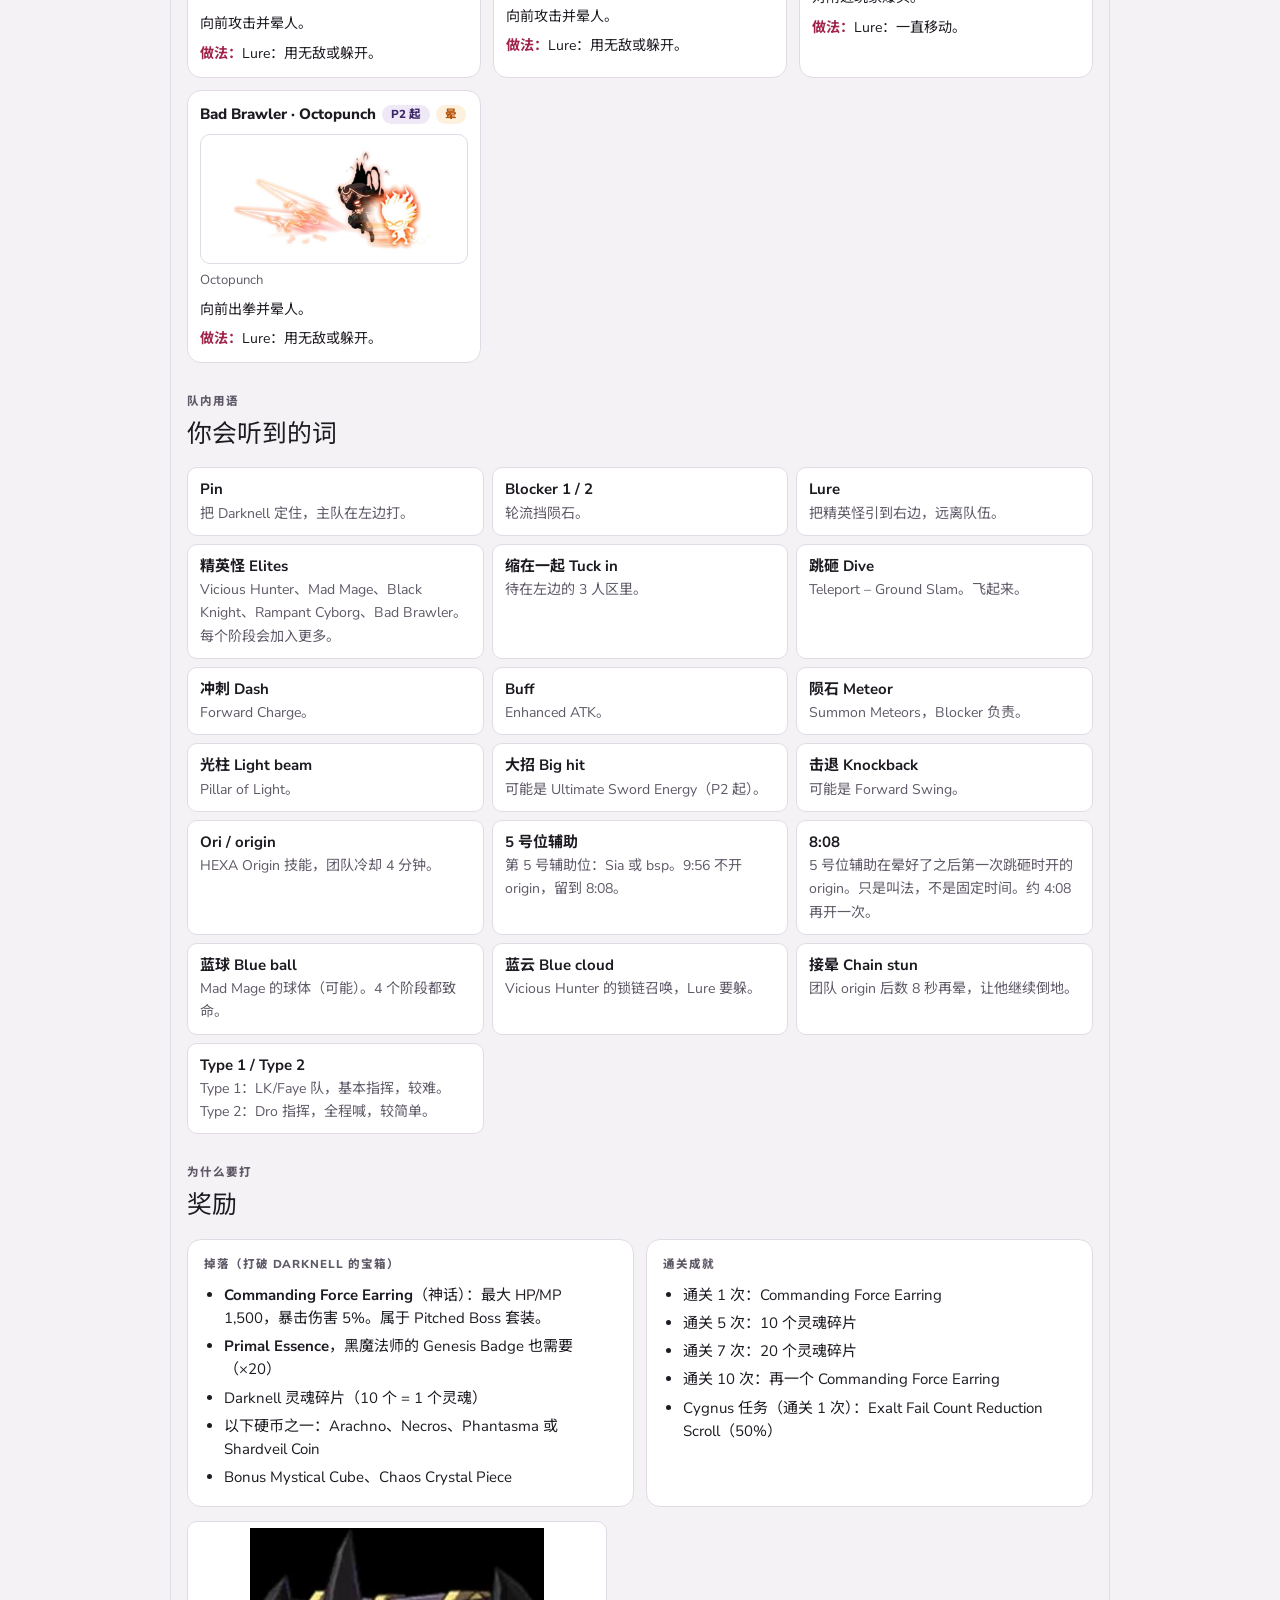
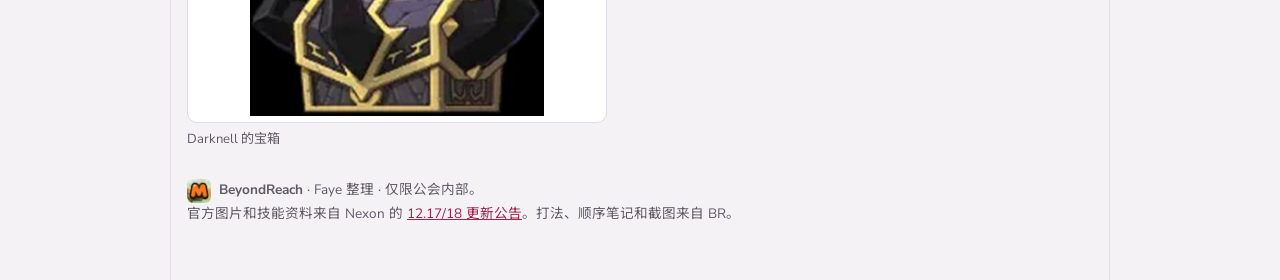
<file: darknell-zh.html>
<!doctype html><html lang="zh-Hans"><head>
<meta charset="utf-8">
<link rel="icon" type="image/jpeg" sizes="400x400" href="img/comons/txM1bopK_400x400.jpg">
<link rel="apple-touch-icon" href="img/comons/txM1bopK_400x400.jpg">
<link rel="stylesheet" href="branding.css">
<meta property="og:type" content="website">
<meta property="og:site_name" content="BeyondReach">
<meta property="og:title" content="Darknell 攻略 · BeyondReach">
<meta property="og:description" content="Darknell 攻略 · BeyondReach - MapleStory M guild boss guide.">
<meta property="og:url" content="https://beyond-reach-info.github.io/darknell-zh.html">
<meta property="og:image" content="https://beyond-reach-info.github.io/img/comons/txM1bopK_400x400.jpg">
<meta property="og:image:alt" content="MapleStory M logo">
<meta name="twitter:card" content="summary">
<meta name=viewport content="width=device-width,initial-scale=1,viewport-fit=cover"><style>:root{color-scheme:light;box-sizing:border-box;padding-top:env(safe-area-inset-top,0px);padding-bottom:env(safe-area-inset-bottom,0px)}html{scroll-padding-top:env(safe-area-inset-top,0px)}body{margin:0;padding:0;font:14px -apple-system,BlinkMacSystemFont,sans-serif;background:#fff;color:#000}img{max-width:100%}[hidden]:not([hidden=until-found i]){display:none!important}</style></head><body class="site-background">
<title>Darknell 攻略 &middot; BeyondReach</title>
<link rel="stylesheet" href="translation.css">
<meta name="claude:viewport-fit-sides" content="cover">
<link rel="preconnect" href="https://fonts.googleapis.com">
<link rel="stylesheet" href="https://fonts.googleapis.com/css2?family=Marcellus&family=Nunito+Sans:wght@400;600;700;800&family=Noto+Sans+SC:wght@400;700;900&display=swap">
<style>
/* Layout: one reading column with sticky tabs. Run setup (types, roles, opening minute, where to stand, lure) first, then the sequence, then every attack with its picture */
:root{
  --bg:#f4f2f5; --surface:#ffffff; --fg:#1e1a22; --muted:#605a68; --line:#e0dbe4;
  --danger:#c0362c; --danger-bg:#fdecea;
  --fly:#8a6a00; --fly-bg:#fff3bf;
  --meteor:#b4233f; --meteor-bg:#fbe7ec;
  --ok:#5a3d8f; --ok-bg:#eee8f7; --ok-fg:#3b2668;
  --neutral-bg:#ecebef; --neutral-fg:#46424d;
  --ori:#0f7c78; --ori-bg:#e0f3f1;
  --stun:#b45309; --stun-bg:#fdf0dd;
  --sprite-bg:#ffffff;
  --accent:#a0234a;
  --display:"Marcellus","Noto Sans SC","PingFang SC","Microsoft YaHei",serif;
  --body:"Nunito Sans","Noto Sans SC","PingFang SC","Microsoft YaHei",system-ui,sans-serif;
}
@media (prefers-color-scheme: dark){:root:not([data-theme="light"]){
  --bg:#15121a; --surface:#1f1a25; --fg:#eeebf2; --muted:#aaa3b5; --line:#322b3b;
  --danger:#f08a7f; --danger-bg:#3a1c1a; --fly:#f2d16b; --fly-bg:#3a3110;
  --meteor:#f28aa0; --meteor-bg:#3b1a24; --ok:#b9a0ee; --ok-bg:#271e3a; --ok-fg:#d8cbf7;
  --neutral-bg:#2b2633; --neutral-fg:#cbc6d4; --ori:#5fd1c9; --ori-bg:#143230;
  --stun:#f2a656; --stun-bg:#3a2810; --sprite-bg:#f4f3f8; --accent:#f07ca0; color-scheme:dark}}
:root[data-theme="dark"]{
  --bg:#15121a; --surface:#1f1a25; --fg:#eeebf2; --muted:#aaa3b5; --line:#322b3b;
  --danger:#f08a7f; --danger-bg:#3a1c1a; --fly:#f2d16b; --fly-bg:#3a3110;
  --meteor:#f28aa0; --meteor-bg:#3b1a24; --ok:#b9a0ee; --ok-bg:#271e3a; --ok-fg:#d8cbf7;
  --neutral-bg:#2b2633; --neutral-fg:#cbc6d4; --ori:#5fd1c9; --ori-bg:#143230;
  --stun:#f2a656; --stun-bg:#3a2810; --sprite-bg:#f4f3f8; --accent:#f07ca0; color-scheme:dark}
html{scroll-behavior:smooth}
@media (prefers-reduced-motion:reduce){html{scroll-behavior:auto}}
body{background:var(--bg);color:var(--fg);font-family:var(--body);font-size:15px;line-height:1.55}
body::before{content:"";position:fixed;inset:0 0 auto;height:env(safe-area-inset-top,0px);z-index:10;background:var(--bg)}
.wrap{max-width:940px;margin:0 auto;padding-block:24px 56px;padding-left:max(16px,env(safe-area-inset-left,0px));padding-right:max(16px,env(safe-area-inset-right,0px));display:flex;flex-direction:column;gap:30px}
h1,h2,h3{font-family:var(--display);font-weight:400;text-wrap:balance;margin:0}
h1{font-size:2rem;line-height:1.15}
h2{font-size:1.55rem}
h3{font-size:1.15rem}
p{margin:0}
ul,ol{margin:0;padding-left:20px;display:flex;flex-direction:column;gap:5px}
.label{font-size:.72rem;text-transform:uppercase;letter-spacing:.08em;font-weight:800;color:var(--muted)}
.sub{color:var(--muted)}

.guild{display:flex;align-items:center;gap:10px;flex-wrap:wrap;margin-bottom:10px}
.guild-name{font-family:var(--display);font-size:1.15rem;letter-spacing:.04em;color:var(--accent)}
.guild-tag{font-size:.7rem;font-weight:800;text-transform:uppercase;letter-spacing:.08em;color:var(--danger);border:1px solid var(--danger);border-radius:999px;padding:2px 8px}
.byline{margin-top:6px;font-weight:700}
.facts{display:flex;flex-wrap:wrap;gap:8px;margin-top:12px}
.fact{background:var(--surface);border:1px solid var(--line);border-radius:999px;padding:4px 12px;font-size:.85rem}

nav{position:sticky;top:env(safe-area-inset-top,0px);z-index:5;background:var(--bg);padding-block:8px;border-bottom:1px solid var(--line);display:flex;gap:8px;overflow-x:auto}
nav a{flex:none;text-decoration:none;color:var(--fg);background:var(--surface);border:1px solid var(--line);border-radius:999px;padding:6px 14px;font-weight:800;font-size:.88rem}
nav a:focus-visible,button:focus-visible{outline:2px solid var(--accent);outline-offset:2px}

section{scroll-margin-top:64px;display:flex;flex-direction:column;gap:14px}
.phead{display:flex;flex-direction:column;gap:4px}
.card{background:var(--surface);border:1px solid var(--line);border-radius:14px;padding:16px;display:flex;flex-direction:column;gap:10px;min-width:0}
.grid2{display:grid;grid-template-columns:1fr 1fr;gap:12px}
.chip{display:inline-block;align-self:flex-start;border-radius:6px;padding:2px 10px;font-weight:800;font-size:.76rem;letter-spacing:.06em;text-transform:uppercase}
.chip.hard{background:var(--danger-bg);color:var(--danger)}
.chip.easy{background:var(--ori-bg);color:var(--ori)}
.warnbox{background:var(--danger-bg);border-radius:12px;padding:14px 16px;display:flex;flex-direction:column;gap:8px}
.warnbox strong{color:var(--danger);font-size:1.02rem}

/* roles */
.roles{display:grid;grid-template-columns:repeat(auto-fill,minmax(200px,1fr));gap:10px}
.role{background:var(--surface);border:1px solid var(--line);border-radius:12px;padding:12px;display:flex;flex-direction:column;gap:4px;min-width:0}
.role b{font-size:1rem}
.role span{color:var(--muted);font-size:.88rem}
.role .n{font-size:.72rem;font-weight:800;letter-spacing:.08em;text-transform:uppercase;color:var(--accent)}

/* timeline */
.tl{display:flex;flex-direction:column;gap:6px}
.step{display:grid;grid-template-columns:100px minmax(0,1fr);gap:10px;align-items:center}
.when{font-weight:800;font-variant-numeric:tabular-nums;font-size:.9rem}
.what{border-radius:8px;padding:6px 10px;font-weight:700;font-size:.9rem;min-width:0}
.what.ori{background:var(--ori-bg);color:var(--ori)}
.what.stun{background:var(--stun-bg);color:var(--stun)}
.what.fly{background:var(--fly-bg);color:var(--fly)}
.what.hit{background:var(--neutral-bg);color:var(--neutral-fg)}
.what.warn{background:var(--danger-bg);color:var(--danger)}

/* sequence */
.seqgrid{display:grid;grid-template-columns:repeat(4,minmax(0,1fr));gap:10px}
.seqcol{background:var(--surface);border:1px solid var(--line);border-radius:12px;padding:10px;display:flex;flex-direction:column;gap:6px;min-width:0}
.seqcol h3{font-family:var(--body);font-weight:800;font-size:1rem;color:var(--accent)}
.mv{border-radius:7px;padding:4px 8px;font-weight:800;font-size:.86rem;display:flex;justify-content:space-between;gap:6px}
.mv small{font-weight:600;opacity:.85}
.mv.meteor{background:var(--meteor-bg);color:var(--meteor)}
.mv.fly{background:var(--fly-bg);color:var(--fly)}
.mv.plain{background:var(--neutral-bg);color:var(--neutral-fg)}
.mv.rep{border:1px dashed var(--line);color:var(--muted);font-weight:600}
.mv.ori{background:var(--ori-bg);color:var(--ori)}
.mv.stun{background:var(--stun-bg);color:var(--stun)}
.legend{display:flex;flex-wrap:wrap;gap:6px 14px;font-size:.82rem;color:var(--muted)}
.sw{display:inline-block;width:12px;height:12px;border-radius:3px;vertical-align:-1px;margin-right:4px}

/* figures */
figure{margin:0;display:flex;flex-direction:column;gap:6px;min-width:0}
figcaption{font-size:.82rem;color:var(--muted)}
.zoom{all:unset;cursor:zoom-in;display:block;border-radius:10px;overflow:hidden;border:1px solid var(--line)}
.zoom img{display:block;width:100%;height:auto}
.zoom.sprite{background:var(--sprite-bg)}
.zoom.sprite img{max-height:200px;object-fit:contain;padding:6px;box-sizing:border-box}
.figs{display:grid;grid-template-columns:repeat(auto-fit,minmax(240px,1fr));gap:12px}

/* attacks */
.group{display:flex;flex-direction:column;gap:10px}
.gh{font-weight:800;font-size:.95rem}
.gh.danger{color:var(--danger)} .gh.meteor{color:var(--meteor)} .gh.elite{color:var(--ok-fg)} .gh.plain{color:var(--muted)}
.atks{display:grid;grid-template-columns:repeat(auto-fill,minmax(260px,1fr));gap:12px}
.atk{background:var(--surface);border:1px solid var(--line);border-radius:14px;padding:12px;display:flex;flex-direction:column;gap:8px;min-width:0}
.atk.danger{border-color:var(--danger)}
.an{font-weight:800;display:flex;flex-wrap:wrap;gap:6px;align-items:center}
.aka{font-size:.8rem;color:var(--muted);font-weight:600}
.atk p{font-size:.88rem}
.atk .do b{color:var(--accent)}
.tag{display:inline-flex;border-radius:999px;padding:1px 9px;font-size:.72rem;font-weight:800;white-space:nowrap;background:var(--neutral-bg);color:var(--neutral-fg)}
.tag.ph{background:var(--ok-bg);color:var(--ok-fg)}
.tag.stun{background:var(--stun-bg);color:var(--stun)}

.gloss{display:grid;grid-template-columns:repeat(auto-fill,minmax(250px,1fr));gap:8px}
.term{background:var(--surface);border:1px solid var(--line);border-radius:10px;padding:10px 12px;min-width:0}
.term b{display:block}
.term span{color:var(--muted);font-size:.88rem}
.foot{color:var(--muted);font-size:.85rem}
.foot a{color:var(--accent)}

dialog{border:0;padding:0;background:transparent;max-width:min(96vw,1100px)}
dialog::backdrop{background:rgba(10,8,16,.85)}
dialog img{display:block;max-width:100%;max-height:82vh;border-radius:10px;background:#fff}
dialog p{color:#fff;margin-top:8px;font-size:.9rem}
dialog button{position:absolute;top:8px;right:8px;background:rgba(0,0,0,.6);color:#fff;border:0;border-radius:999px;width:36px;height:36px;font-size:1.2rem;cursor:pointer}

@media (max-width:760px){.seqgrid{grid-template-columns:repeat(2,minmax(0,1fr))}}
@media (max-width:600px){.grid2{grid-template-columns:1fr}.step{grid-template-columns:78px minmax(0,1fr)}h1{font-size:1.7rem}}
</style>

<main class="wrap" lang="zh-Hans">
  <a href="./#bosses" style="color:var(--accent);font-weight:800;align-self:flex-start;min-height:44px;display:inline-flex;align-items:center">&larr; Info &amp; Boss guides</a>
  <header>
    <div class="guild"><a class="guild-brand" href="./" aria-label="BeyondReach home"><img class="guild-logo" src="img/comons/txM1bopK_400x400.jpg" alt="" width="40" height="40"><span class="guild-name">BeyondReach</span></a><span class="guild-tag">仅限公会内部</span><div class="translation-actions" role="group" aria-label="Guide language"><a class="translate-link" href="darknell.html" lang="en" hreflang="en" translate="no">English</a><a class="translate-link" href="darknell-th.html" lang="th" hreflang="th" translate="no">ไทย</a><a class="translate-link" href="darknell-zh.html" lang="zh-Hans" hreflang="zh-Hans" translate="no" aria-current="page">中文</a></div></div>
    <div class="label">MapleStory M · 公会 Boss 攻略</div>
    <h1>Darknell 攻略</h1>
    <p class="byline">整理：Faye · 更新于 2026 年 10 月 21 日</p>
    <p class="sub">仅供参考。内容不一定完全准确，会持续更新。点击任意图片可放大。</p>
    <div class="facts">
      <span class="fact"><b>Lv. 250+</b></span>
      <span class="fact">公会每队 <b>6</b> 人（最多 10 人）</span>
      <span class="fact"><b>10 分钟</b></span>
      <span class="fact">每周 <b>1 次</b>（周四午夜重置）</span>
      <span class="fact">全队共 <b>10 次</b>复活</span>
      <span class="fact">建议 <b>无视防御 70%</b>、<b>ARC 880</b></span>
    </div>
  </header>

  <div class="warnbox" style="background:var(--ok-bg)">
    <strong style="color:var(--ok-fg);font-size:1.2rem">核心（Node）：除了 Pin 和有经验的 DPS，其他人都要用 Withstand 2。</strong>
    <p><b>其余所有人统一使用 Withstand 2，这是我们的标准。</b></p>
  </div>

  <div class="warnbox">
    <strong>单下打不死你，连招才会。</strong>
    <p>Boss 的单次攻击不会把你打死。真正致命的是<b>连招死亡</b>：同时被两样东西打中，比如光柱加蓝球，或者冲刺正好撞进陨石。躲的时候注意别同时被两样打到。</p>
  </div>

  <nav aria-label="Sections">
    <a href="#runs">车队类型</a>
    <a href="#roles">分工</a>
    <a href="#opening">开局</a>
    <a href="#stand">站位</a>
    <a href="#lure">Lure</a>
    <a href="#sequence">技能顺序</a>
    <a href="#attacks">技能图鉴</a>
    <a href="#words">术语</a>
    <a href="#rewards">奖励</a>
  </nav>

  <section id="runs" aria-labelledby="runs-h">
    <div class="phead"><div class="label">选择车队</div><h2 id="runs-h">两种公会车</h2><p class="sub">两种车需要的熟练度不同。建议先从 Type 2 开始。</p></div>
    <div class="grid2">
      <div class="card">
        <span class="chip hard">Type 1 · 较难</span>
        <h3>LK/Faye 队</h3>
        <ul>
          <li>LK 当 Pin，Faye 用 Sia 当辅助</li>
          <li>没有详细指挥，只喊基本指令</li>
          <li>你要清楚自己的职责和大致顺序。不用背下每一步，我们会看情况应变。</li>
          <li>如果 Darknell 跳砸时瞬移走了，只能算运气不好。主队继续输出，等他回来。<b>不要追他。</b></li>
        </ul>
      </div>
      <div class="card">
        <span class="chip easy">Type 2 · 较简单</span>
        <h3>Dro 指挥</h3>
        <ul>
          <li>Dro 当 Pin，并详细喊出全部顺序</li>
          <li>配一个 bsp 辅助</li>
          <li>容错更高，适合学习</li>
          <li>跳砸时会喊 Lure 什么时候飞到左边角落</li>
        </ul>
      </div>
    </div>
  </section>

  <section id="roles" aria-labelledby="roles-h">
    <div class="phead"><div class="label">每队六人</div><h2 id="roles-h">谁做什么</h2></div>
    <div class="roles">
      <div class="role"><span class="n">1</span><b>Pin</b><span>把 Darknell 定在固定位置让大家打。</span></div>
      <div class="role"><span class="n">2</span><b>Blocker 1</b><span>挡陨石，和 Blocker 2 轮流。</span></div>
      <div class="role"><span class="n">3</span><b>Blocker 2</b><span>挡陨石，和 Blocker 1 轮流。</span></div>
      <div class="role"><span class="n">4</span><b>第三 DPS（补位）</b><span>补挡 Blocker 漏掉的陨石，比如技能还在冷却或时机不对的时候。</span></div>
      <div class="role"><span class="n">5</span><b>5 号位辅助</b><span>Sia 或 bsp，即“第 5 号辅助位”。单独时间开 origin 做另一次晕（叫“8:08”，但不是固定时间），之后约 4:08 再开一次。团队 origin 后也负责接晕。</span></div>
      <div class="role"><span class="n">6</span><b>Lure</b><span>把精英怪引到右边，让它们别来找主队。看起来像混经验的位置，其实很难活。</span></div>
    </div>
  </section>

  <section id="opening" aria-labelledby="opening-h">
    <div class="phead"><div class="label">流程</div><h2 id="opening-h">第一分钟和 origin 时间</h2><p class="sub">计时从 10:00 开始倒数。</p></div>
    <div class="card">
      <div class="label">活过第一分钟</div>
      <div class="tl">
        <div class="step"><div class="when">9:56</div><div class="what ori">除了 5 号位辅助（Sia 或 bsp），所有人开 origin；5 号位留到 8:08</div></div>
        <div class="step"><div class="when">9:44</div><div class="what stun">他冲到角落 → 晕</div></div>
        <div class="step"><div class="when">9:10</div><div class="what fly">固定：所有人飞起来（跳砸）</div></div>
      </div>
    </div>
    <div class="card">
      <div class="label">之后</div>
      <div class="tl">
        <div class="step"><div class="when">~8:26</div><div class="what hit">晕用的 origin 再次可用（9:56 减去 1.5 分钟晕的冷却）</div></div>
        <div class="step"><div class="when">“8:08”</div><div class="what stun">5 号位辅助开 origin。再等几个技能，到跳砸时开 origin 晕住，取消那次跳砸。</div></div>
        <div class="step"><div class="when">+0.5–1 min</div><div class="what warn">Lure 去地图右边</div></div>
        <div class="step"><div class="when">~5 min</div><div class="what ori">听指挥全队一起开 origin（±10 秒，配合跳砸或好的晕点）</div></div>
        <div class="step"><div class="when">~4:08</div><div class="what stun">5 号位辅助再开一次 origin（在他 8:08 之后 4 分钟，所以跟着 8:08 变动）</div></div>
        <div class="step"><div class="when">~1 min</div><div class="what ori">听指挥全队一起开 origin</div></div>
      </div>
      <div class="warnbox"><strong>8:08 不是固定时间</strong><p>这只是我们的叫法。真正的时机是晕的 origin 好了之后的第一次跳砸（约 8:26 以后），所以会因每场情况差 ±5 秒甚至更多。约 4:08 也一样。等跳砸、听指挥，不要看时钟。</p></div>
      <ul>
        <li>Origin 冷却 <b>4 分钟</b>，晕的冷却 <b>1.5 分钟</b>。</li>
        <li><b>接晕：</b>每次团队 origin 后，由一个人（通常是 5 号位辅助）数 <b>8 秒</b>再放晕。实际是 10 秒，但手慢的话 Darknell 会在接上之前醒来。</li>
        <li>开局之后，等指挥喊再一起开 origin。听指挥。</li>
      </ul>
    </div>
    <div class="card">
      <div class="label">血条上的阶段标记</div>
      <figure><button type="button" class="zoom" data-src="img/darknell/u-hp-stages.jpg" data-cap="血条分成 4 段，第 1 段从右边开始。"><img src="img/darknell/u-hp-stages.jpg" alt="Darknell 血条，标有 1 到 4 段"></button><figcaption>血条分成 4 段，从右边开始。后面的阶段会加入新的精英怪（见技能图鉴）。</figcaption></figure>
    </div>
  </section>

  <section id="stand" aria-labelledby="stand-h">
    <div class="phead"><div class="label">请看两遍</div><h2 id="stand-h">主队站哪里</h2></div>
    <div class="warnbox">
      <strong>左边只有 3 个人的位置。绝对不能站第 4 个位置或更远。</strong>
      <p>大部分 DPS 前 3–4 场都站得太外面，以为第 4 个位置安全。其实不安全，这是一个很严格、很窄的区域。</p>
      <p>如果精英怪看到你跑来左边，所有人都可能死，包括 Pin。就算你飞起来躲过了，别人也会死，Pin 死光，这场失败要重打。</p>
      <p>如果要躲危险，不要只往右挪一点点。往右走远一点也可以。</p>
    </div>
    <div class="figs">
      <figure><button type="button" class="zoom" data-src="img/darknell/u-lure-range-marked.jpg" data-cap="1、2、3 号位是主队的位置。第 4 号位及更右边一律不行。"><img src="img/darknell/u-lure-range-marked.jpg" alt="Darknell 地图，1、2、3 号位安全，第 4 号位不行" loading="lazy"></button><figcaption>1、2、3 号位是主队的位置。第 4 号位及更右边（黄色 X）一律不行。</figcaption></figure>
    </div>
    <div class="card">
      <div class="label">你要躲的东西</div>
      <ul>
        <li><b>光柱</b>（Pillar of Light）：先出现细光柱作为预警，这时还安全。大约 1 秒后变成粗光柱，会伤人。看到细的就要移动。</li>
        <li><b>蓝球</b>：最主要的死因之一，4 个阶段都有。图片在下面。</li>
        <li><b>跳砸</b>：他飞起来砸地。飞起来就能躲。</li>
        <li><b>陨石</b>交给 Blocker。站好位置继续打。</li>
      </ul>
    </div>
  </section>

  <section id="lure" aria-labelledby="lure-h">
    <div class="phead"><div class="label">职责说明</div><h2 id="lure-h">怎么当 Lure</h2></div>
    <div class="card">
      <div class="label">Lure 要躲的东西</div>
      <ul>
        <li><b>蓝云</b>：Vicious Hunter 的锁链召唤，一大片蓝色区域。要离开。</li>
        <li><b>精英怪的攻击</b>：狙击、晕和锁链（技能图鉴里都有图）。</li>
        <li>另外和大家一样要躲光柱、蓝球和跳砸。</li>
      </ul>
    </div>
    <div class="grid2">
      <div class="card">
        <div class="label">你的任务</div>
        <ul>
          <li>8:08 origin 之后大约 0.5–1 分钟，去<b>右边</b>把精英怪引走。其他人缩在左边。</li>
          <li>跳砸时 Darknell 会随机瞬移到某个玩家身边。如果是你，飞到左边角落和大家在一起。Type 2 时 Dro 会喊。</li>
          <li>在约 5 分钟和约 1 分钟的团队 origin 时，听指挥跳到左边和大家一起开，然后跳回去继续引怪。</li>
        </ul>
      </div>
      <div class="card">
        <div class="label">保命</div>
        <ul>
          <li>活着最重要。用无敌技能，左右走、冲、瞬移，能飞就飞。</li>
          <li>跳砸时机没对上也没关系，比如跳砸来的时候飞行还在冷却。活下来就好。</li>
          <li>怕的话，飞行一好就飞。</li>
          <li>想打点伤害？最多只能到地图<b>中间</b>，绝对不能过中线。在那里打不到就别打。</li>
        </ul>
      </div>
    </div>
    <div class="warnbox">
      <strong>如果 Lure 死了</strong>
      <p>要有一个 DPS 离开去接手 Lure。左边少一个人输出，速度变慢，可能会失败。</p>
    </div>
  </section>

  <section id="sequence" aria-labelledby="seq-h">
    <div class="phead"><div class="label">技能顺序笔记 · BR</div><h2 id="seq-h">各阶段技能顺序</h2><p class="sub">每个阶段按列表循环。P1 不用管。</p></div>
    <div class="legend"><span><i class="sw" style="background:var(--meteor)"></i>陨石：Blocker</span><span><i class="sw" style="background:var(--fly)"></i>跳砸：飞起来</span><span><i class="sw" style="background:var(--neutral-fg)"></i>其他</span></div>
    <div class="seqgrid" id="seqgrid"></div>
    <div class="warnbox"><strong>每个阶段都要注意蓝球</strong><p>蓝球 4 个阶段都会出现，是最主要的灭团原因之一。除了看顺序，整场都要盯着它。图片见技能图鉴。</p></div>
  </section>

  <section id="attacks" aria-labelledby="atk-h">
    <div class="phead"><div class="label">全部技能（附图）</div><h2 id="atk-h">认清你看到的是什么</h2><p class="sub">引号里是队里的叫法。“可能”表示是根据图片和描述对应的。</p></div>
    <div id="atkgroups"></div>
  </section>

  <section id="words" aria-labelledby="words-h">
    <div class="phead"><div class="label">队内用语</div><h2 id="words-h">你会听到的词</h2></div>
    <div class="gloss" id="gloss"></div>
  </section>

  <section id="rewards" aria-labelledby="rew-h">
    <div class="phead"><div class="label">为什么要打</div><h2 id="rew-h">奖励</h2></div>
    <div class="grid2">
      <div class="card">
        <div class="label">掉落（打破 Darknell 的宝箱）</div>
        <ul>
          <li><b>Commanding Force Earring</b>（神话）：最大 HP/MP 1,500，暴击伤害 5%。属于 Pitched Boss 套装。</li>
          <li><b>Primal Essence</b>，黑魔法师的 Genesis Badge 也需要（×20）</li>
          <li>Darknell 灵魂碎片（10 个 = 1 个灵魂）</li>
          <li>以下硬币之一：Arachno、Necros、Phantasma 或 Shardveil Coin</li>
          <li>Bonus Mystical Cube、Chaos Crystal Piece</li>
        </ul>
      </div>
      <div class="card">
        <div class="label">通关成就</div>
        <ul>
          <li>通关 1 次：Commanding Force Earring</li>
          <li>通关 5 次：10 个灵魂碎片</li>
          <li>通关 7 次：20 个灵魂碎片</li>
          <li>通关 10 次：再一个 Commanding Force Earring</li>
          <li>Cygnus 任务（通关 1 次）：Exalt Fail Count Reduction Scroll（50%）</li>
        </ul>
      </div>
    </div>
    <figure style="max-width:420px"><button type="button" class="zoom sprite" data-src="img/darknell/4f8035f4.jpg" data-cap="Darknell 的宝箱"><img src="img/darknell/4f8035f4.jpg" alt="Darknell 的宝箱" loading="lazy"></button><figcaption>Darknell 的宝箱</figcaption></figure>
  </section>

  <p class="foot"><img class="footer-logo" src="img/comons/txM1bopK_400x400.jpg" alt="" width="24" height="24" loading="lazy"><b>BeyondReach</b> · Faye 整理 · 仅限公会内部。<br>官方图片和技能资料来自 Nexon 的 <a href="https://forum.nexon.com/MapleStoryMGlobal/board_view?board=2690&amp;thread=3312258" target="_blank" rel="noopener">12.17/18 更新公告</a>。打法、顺序笔记和截图来自 BR。</p>
</main>

<dialog id="lb" aria-label="放大图片"><button type="button" id="lb-x" aria-label="关闭">×</button><img id="lb-img" alt=""><p id="lb-cap"></p></dialog>

<script>
const im=(f,cap)=>({f,cap});
const fig=i=>`<figure><button type="button" class="zoom sprite" data-src="img/darknell/${i.f}" data-cap="${i.cap.replace(/"/g,"&quot;")}"><img src="img/darknell/${i.f}" alt="${i.cap.replace(/"/g,"&quot;")}" loading="lazy"></button>${i.cap?`<figcaption>${i.cap}</figcaption>`:""}</figure>`;

const SEQ={
 P1:[["9:56 · origin（5 号位辅助除外）","ori"],["9:44 · 冲到角落 → 晕","stun"],["9:10 · 所有人飞起来","fly"],["其余：不用管，自己反应","rep"]],
 P2:["Buff","Big hit","Knockback","Dash","Meteor","Dive","Buff","Dash","Knockback","Big hit","Meteor","Dive","(Repeat)"],
 P3:["Meteor","Knockback","Dash","Dive","Buff","Big hit","Meteor","Knockback","Dash","Buff","Dive","(Repeat)"],
 P4:["Meteor","Buff","Knockback","Dash","Big hit","Dive","Meteor","Knockback","Buff","Big hit","Dash (wait 2 sec)","Dive","(Repeat)"]
};
const cls=m=>m==="(Repeat)"?"rep":m.startsWith("Meteor")?"meteor":m.startsWith("Dive")?"fly":"plain";
const TR={"Buff": "加攻 Buff", "Big hit": "大招", "Knockback": "击退", "Dash": "冲刺", "Meteor": "陨石", "Dive": "跳砸", "(Repeat)": "（循环）", "Dash (wait 2 sec)": "冲刺（等 2 秒）"};
const hint=m=>m.startsWith("Meteor")?"<small>Blocker</small>":m.startsWith("Dive")?"<small>飞起来</small>":"";
document.getElementById("seqgrid").innerHTML=Object.entries(SEQ).map(([p,l])=>`<div class="seqcol"><h3>${p}</h3><div class="mv" style="background:var(--danger);color:#fff"><span>⚠ 注意蓝球</span></div>${l.map(m=>Array.isArray(m)?`<div class="mv ${m[1]==="rep"?"rep":m[1]}">${m[0]}</div>`:`<div class="mv ${cls(m)}"><span>${TR[m]||m}</span>${hint(m)}</div>`).join("")}</div>`).join("");

const A=[
 {g:"danger",h:"一定要躲：这些会杀死主队",items:[
  {n:"Pillar of Light",aka:"“光柱”",ph:"全阶段",what:"地图各处会出现光柱。先出现<b>细光柱</b>作为预警，这时还安全。大约 <b>1 秒后</b>变成<b>粗光柱</b>，会伤人。",todo:"看到细的就移动。离开光柱，但不要走出 3 人区。",img:[im("u-beam-narrow.jpg","1. 细光柱（箭头）：预警，还安全"),im("u-beam-fat.jpg","2. 1 秒后：粗光柱，这个会伤人"),im("9b75f72b.jpg","官方图片")]},
  {n:"蓝球",aka:"Mad Mage · 召唤球体（可能）",ph:"4 个阶段都有",what:"蓝色球体沿着地图移动，持续伤害周围所有人。每个阶段都是最主要的死因之一。三种情况：从你右边角落来、从你左边角落来，或者一路走到 Pin 所在的左边角落。",todo:"瞬移穿过、用 1 秒无敌、跳起来或飞起来。自己单刷练习，练到形成肌肉记忆。",img:[im("u-blueball.jpg","蓝球冲向左边角落的队伍"),im("1a469fe6.jpg","官方图片：Mad Mage 召唤球体")]},
  {n:"Teleport – Ground Slam",aka:"“跳砸”",ph:"全阶段",what:"他瞬移到随机一名队员身边并砸地，附带击退。",todo:"飞起来。如果他瞬移到 Lure 那边，Lure 飞到左边角落。Type 1：不要追他。",img:[im("ade40f6b.jpg","Teleport – Ground Slam")]}
 ]},
 {g:"meteor",h:"交给 Blocker",items:[
  {n:"Summon Meteors",aka:"“陨石”",ph:"全阶段",what:"间隔排开的陨石缓慢落下。",todo:"Blocker 1 和 2 轮流挡。漏掉的由第三 DPS 补。",img:[im("98392ee5.jpg","Summon Meteors")]}
 ]},
 {g:"plain",h:"Darknell 的其他技能",items:[
  {n:"Enhanced ATK",aka:"“Buff”",ph:"全阶段",what:"一段时间内强化自身攻击的 Buff。",todo:"结束前要格外小心。",img:[im("811ca93c.jpg","Enhanced ATK")]},
  {n:"Forward Charge",aka:"“冲刺”",ph:"全阶段",what:"向前冲锋，路径上的人都会被击中并击退。9:44 时他会冲到角落。",todo:"9:44 喊晕。P4 冲刺后等 2 秒才是跳砸。",img:[im("08d52238.jpg","Forward Charge")]},
  {n:"Forward Swing",aka:"可能是“击退”",ph:"全阶段",what:"从后往前挥出巨大的刀，附带特殊击退。",todo:"会被推开，赶快回到位置。",img:[im("fe49bd50.jpg","Forward Swing")]},
  {n:"Ultimate Sword Energy",aka:"可能是“大招”",ph:"P2 起",what:"向前发出巨大冲击波，附带击退。",todo:"注意血量，被推开后回到位置。",img:[im("e45e9b8e.jpg","Ultimate Sword Energy")]}
 ]},
 {g:"elite",h:"精英怪和小怪：Lure 负责（除非你站太外面）",items:[
  {n:"Corrupted Warrior",ph:"全阶段",what:"在地图各处被召唤。会放技能，之后自爆伤害周围。",todo:"它自爆时不要站在旁边。",img:[im("79fe9665.jpg","Corrupted Warrior")]},
  {n:"Vicious Hunter · Sniping",ph:"全阶段",what:"会穿透玩家的狙击箭。",todo:"Lure：离开它的射线。",img:[im("3d1f5ec5.jpg","Sniping")]},
  {n:"Vicious Hunter · Summon Chains",aka:"“蓝云”",ph:"P4 起",what:"大范围的蓝色锁链。",todo:"Lure：离开蓝云。",img:[im("4467ece2.jpg","Summon Chains")]},
  {n:"Mad Mage · Summon Trap",ph:"P4 起",what:"给你减益的陷阱，之后会爆炸。",todo:"Lure：不要踩。",img:[im("8ec0c8a5.jpg","Summon Trap")]},
  {n:"Black Knight · Raging Blow",ph:"P2 起",stun:true,what:"向前攻击并晕人。",todo:"Lure：用无敌或躲开。",img:[im("d38d2074.jpg","Raging Blow")]},
  {n:"Black Knight · Summon Chains",ph:"P2 起",what:"大范围的锁链。",todo:"Lure：离开范围。",img:[im("c14ee96c.jpg","Summon Chains")]},
  {n:"Rampant Cyborg · Final Cut",ph:"P3 起",stun:true,what:"向前攻击并晕人。",todo:"Lure：用无敌或躲开。",img:[im("d32e0f7b.jpg","Final Cut")]},
  {n:"Rampant Cyborg · Phantom Blow",ph:"P3 起",stun:true,what:"向前攻击并晕人。",todo:"Lure：用无敌或躲开。",img:[im("009c9fe6.jpg","Phantom Blow")]},
  {n:"Bad Brawler · Brain Scrambler",ph:"P2 起",what:"对附近玩家爆头。",todo:"Lure：一直移动。",img:[im("6b2fbfba.jpg","Brain Scrambler")]},
  {n:"Bad Brawler · Octopunch",ph:"P2 起",stun:true,what:"向前出拳并晕人。",todo:"Lure：用无敌或躲开。",img:[im("153cbbb9.jpg","Octopunch")]}
 ]}
];
document.getElementById("atkgroups").innerHTML=A.map(g=>`<div class="group"><div class="gh ${g.g}">${g.h}</div><div class="atks">${g.items.map(a=>`<article class="atk ${g.g==="danger"?"danger":""}"><div class="an">${a.n} <span class="tag ph">${a.ph}</span>${a.stun?'<span class="tag stun">晕</span>':""}</div>${a.aka?`<div class="aka">队里叫：${a.aka}</div>`:""}<div>${a.img.map(fig).join("")}</div><p>${a.what}</p><p class="do"><b>做法：</b>${a.todo}</p></article>`).join("")}</div></div>`).join("");

const G=[
 ["Pin","把 Darknell 定住，主队在左边打。"],
 ["Blocker 1 / 2","轮流挡陨石。"],
 ["Lure","把精英怪引到右边，远离队伍。"],
 ["精英怪 Elites","Vicious Hunter、Mad Mage、Black Knight、Rampant Cyborg、Bad Brawler。每个阶段会加入更多。"],
 ["缩在一起 Tuck in","待在左边的 3 人区里。"],
 ["跳砸 Dive","Teleport – Ground Slam。飞起来。"],
 ["冲刺 Dash","Forward Charge。"],
 ["Buff","Enhanced ATK。"],
 ["陨石 Meteor","Summon Meteors，Blocker 负责。"],
 ["光柱 Light beam","Pillar of Light。"],
 ["大招 Big hit","可能是 Ultimate Sword Energy（P2 起）。"],
 ["击退 Knockback","可能是 Forward Swing。"],
 ["Ori / origin","HEXA Origin 技能，团队冷却 4 分钟。"],
 ["5 号位辅助","第 5 号辅助位：Sia 或 bsp。9:56 不开 origin，留到 8:08。"],
 ["8:08","5 号位辅助在晕好了之后第一次跳砸时开的 origin。只是叫法，不是固定时间。约 4:08 再开一次。"],
 ["蓝球 Blue ball","Mad Mage 的球体（可能）。4 个阶段都致命。"],
 ["蓝云 Blue cloud","Vicious Hunter 的锁链召唤，Lure 要躲。"],
 ["接晕 Chain stun","团队 origin 后数 8 秒再晕，让他继续倒地。"],
 ["Type 1 / Type 2","Type 1：LK/Faye 队，基本指挥，较难。Type 2：Dro 指挥，全程喊，较简单。"]
];
document.getElementById("gloss").innerHTML=G.map(([t,d])=>`<div class="term"><b>${t}</b><span>${d}</span></div>`).join("");

const lb=document.getElementById("lb"),lbi=document.getElementById("lb-img"),lbc=document.getElementById("lb-cap");
document.addEventListener("click",e=>{const z=e.target.closest(".zoom");if(z){lbi.src=z.dataset.src;lbi.alt=z.dataset.cap;lbc.textContent=z.dataset.cap;try{lb.showModal()}catch(_){}}});
document.getElementById("lb-x").onclick=()=>lb.close();
lb.addEventListener("click",e=>{if(e.target===lb)lb.close()});
</script>

</body></html>
</file>
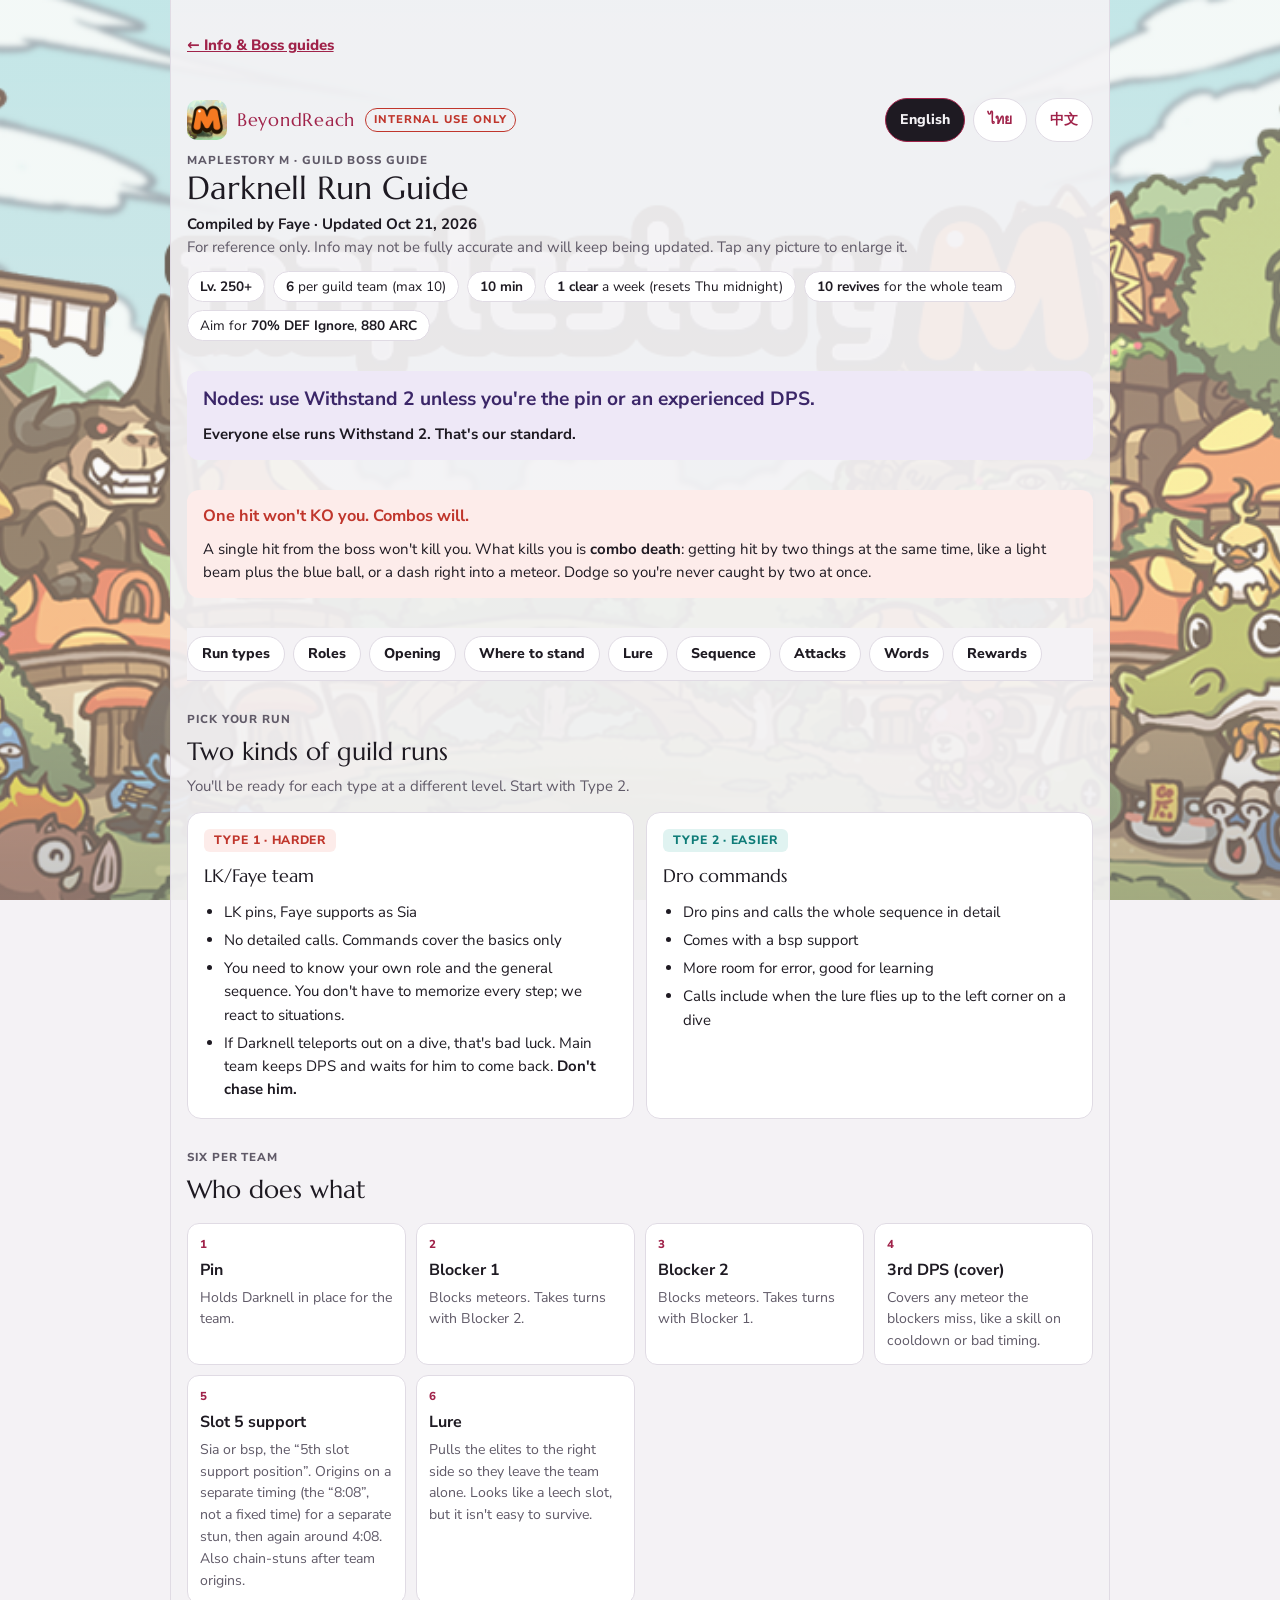
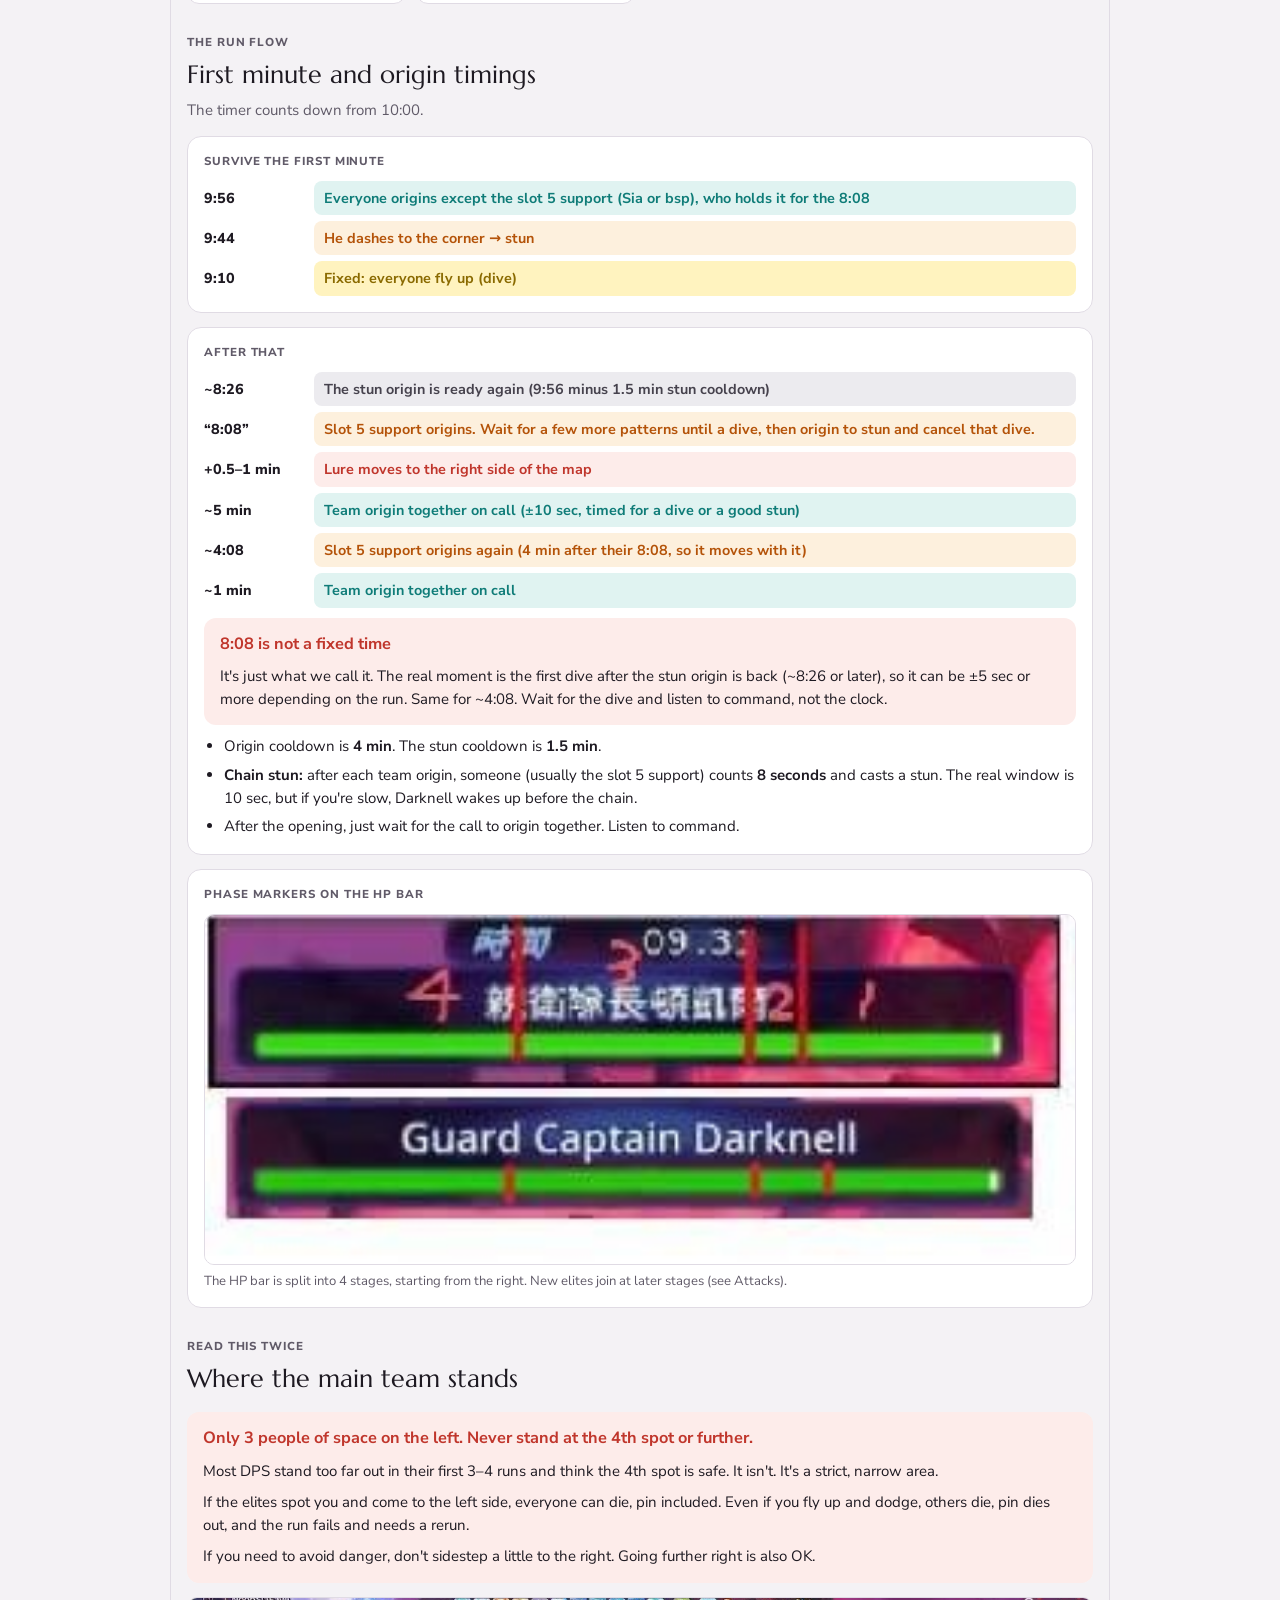
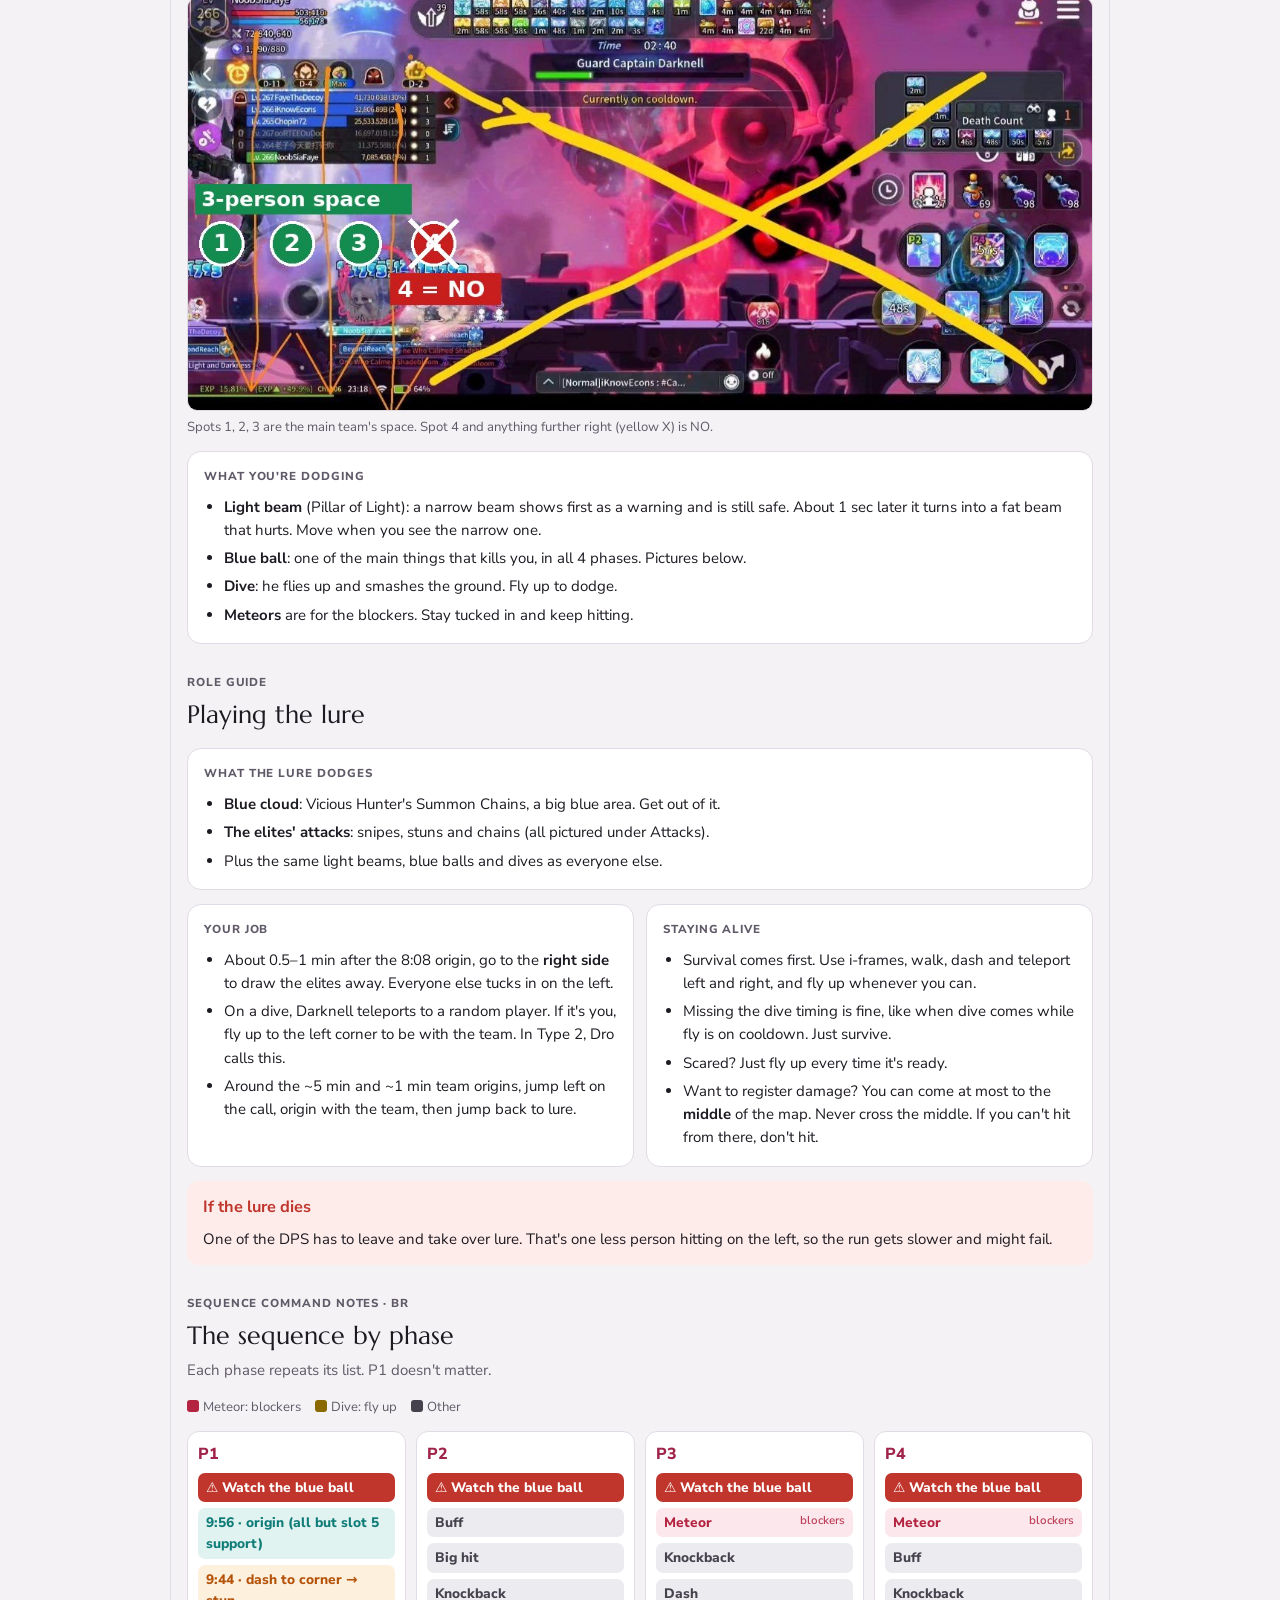
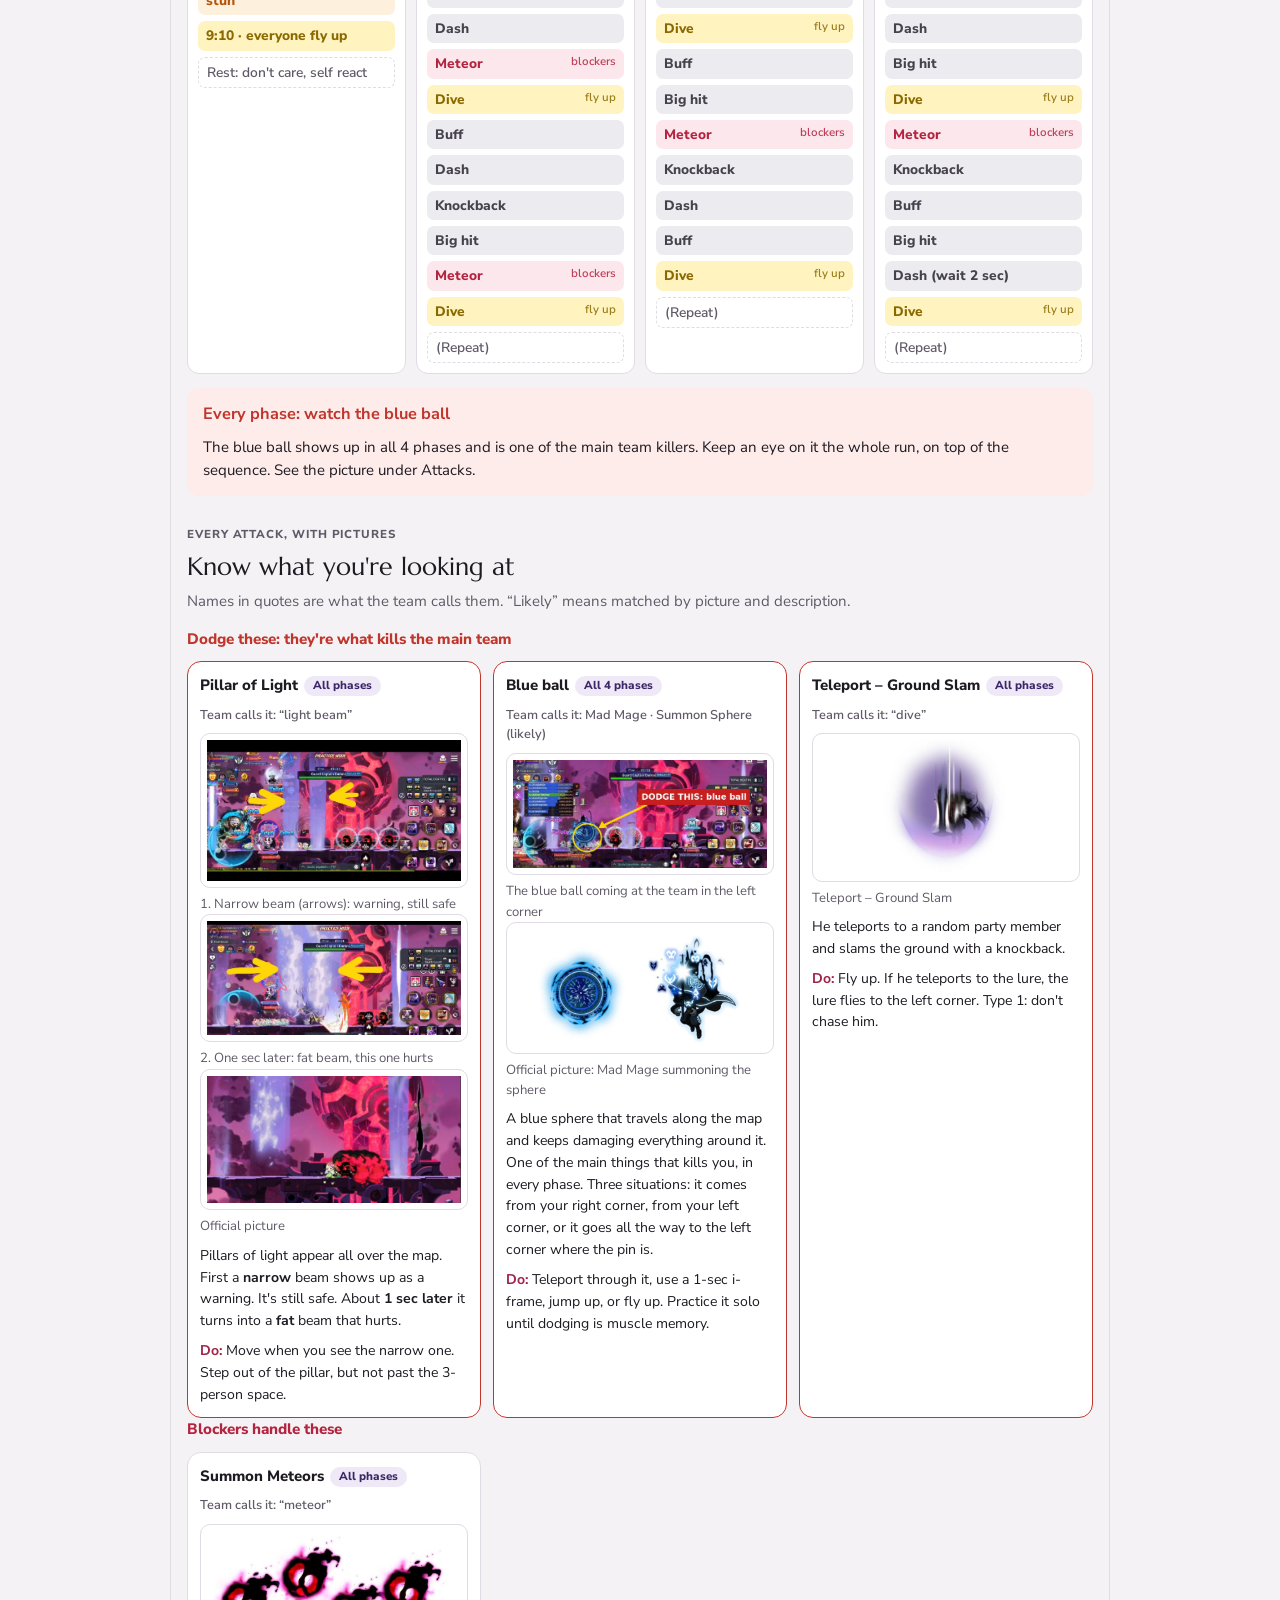
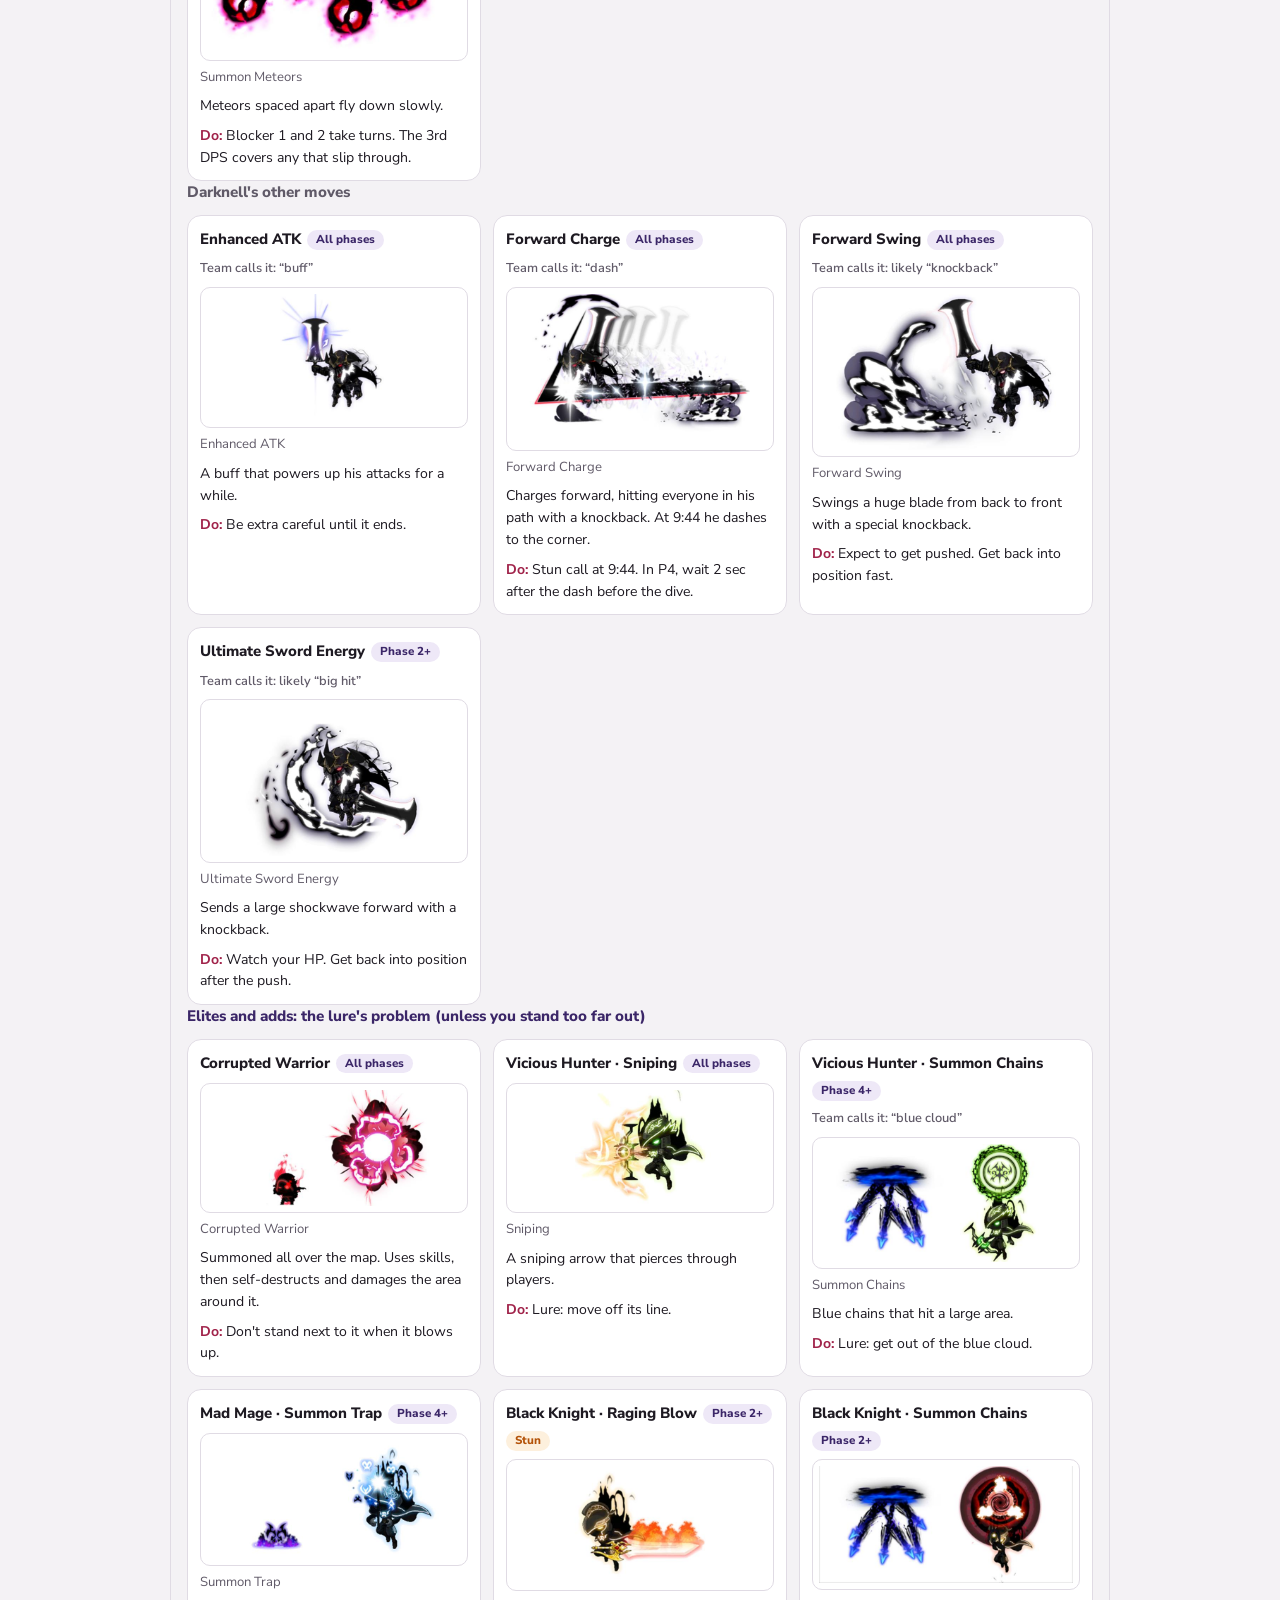
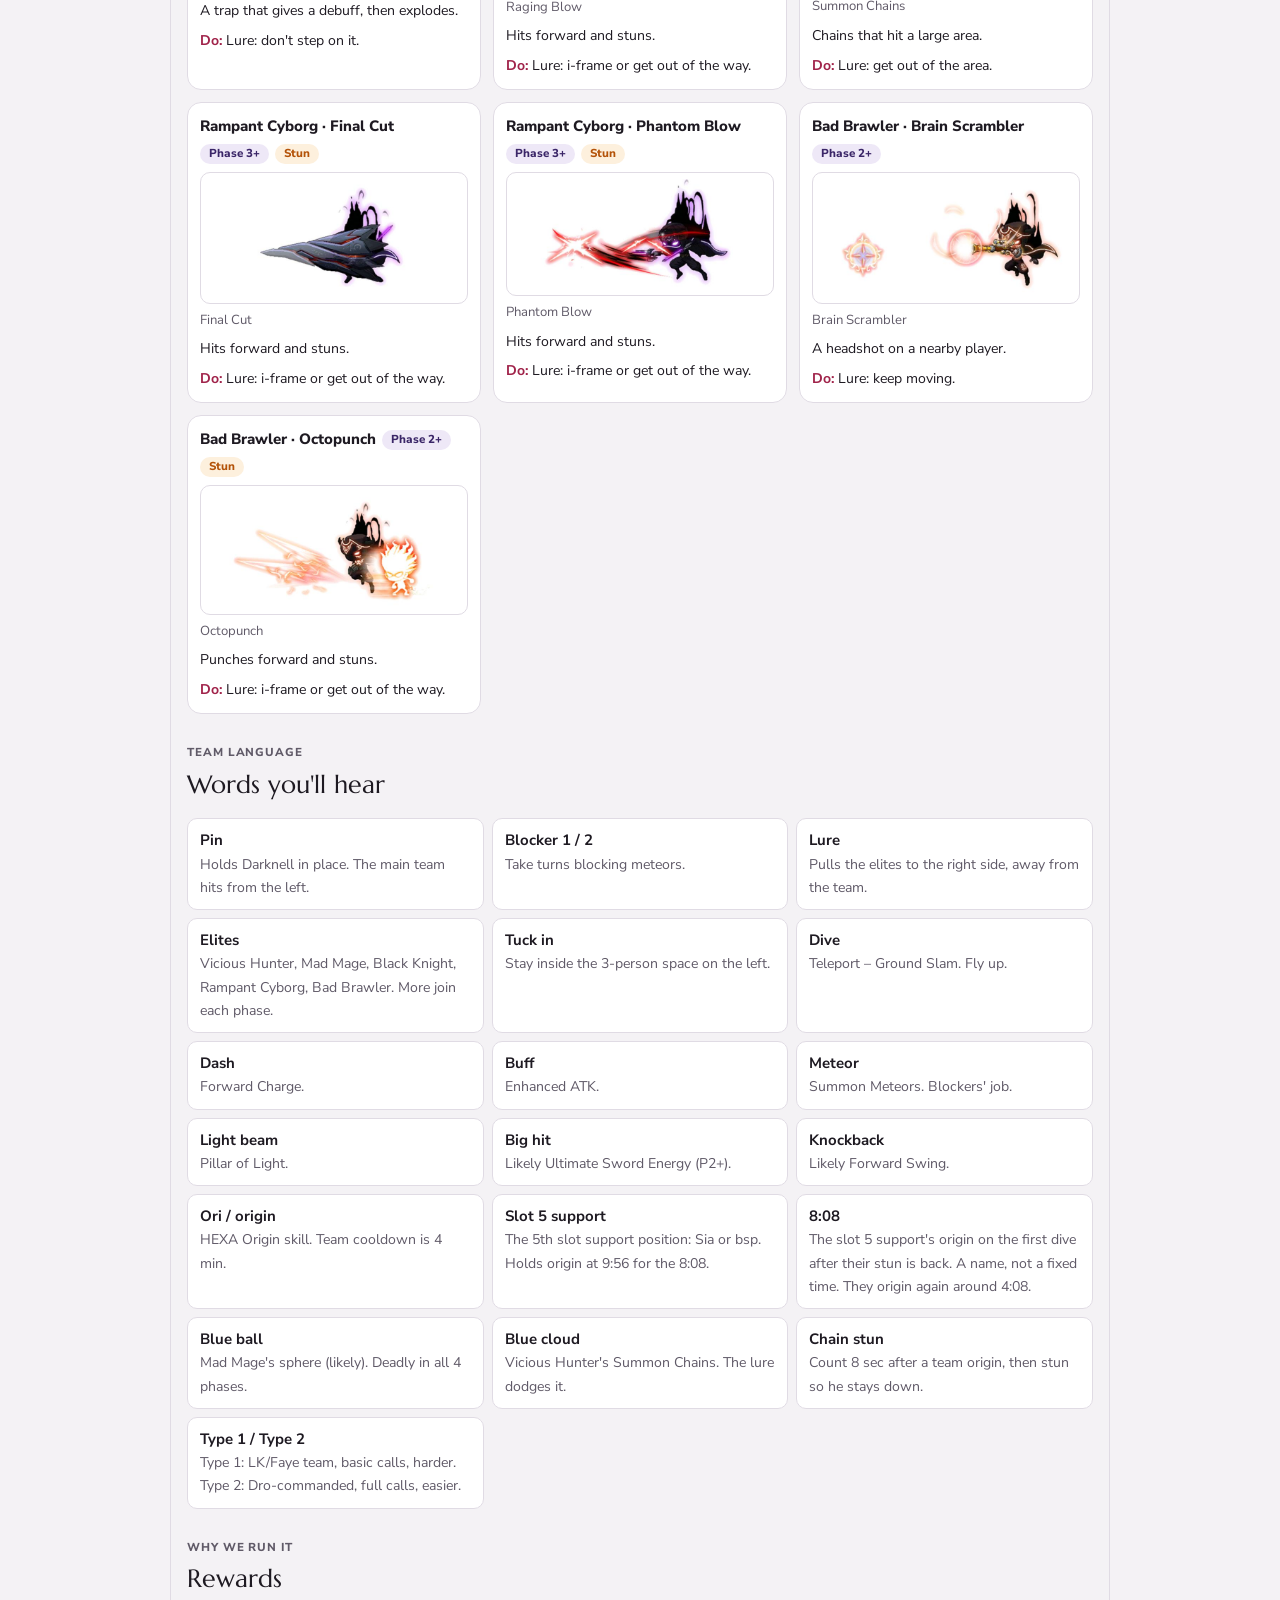
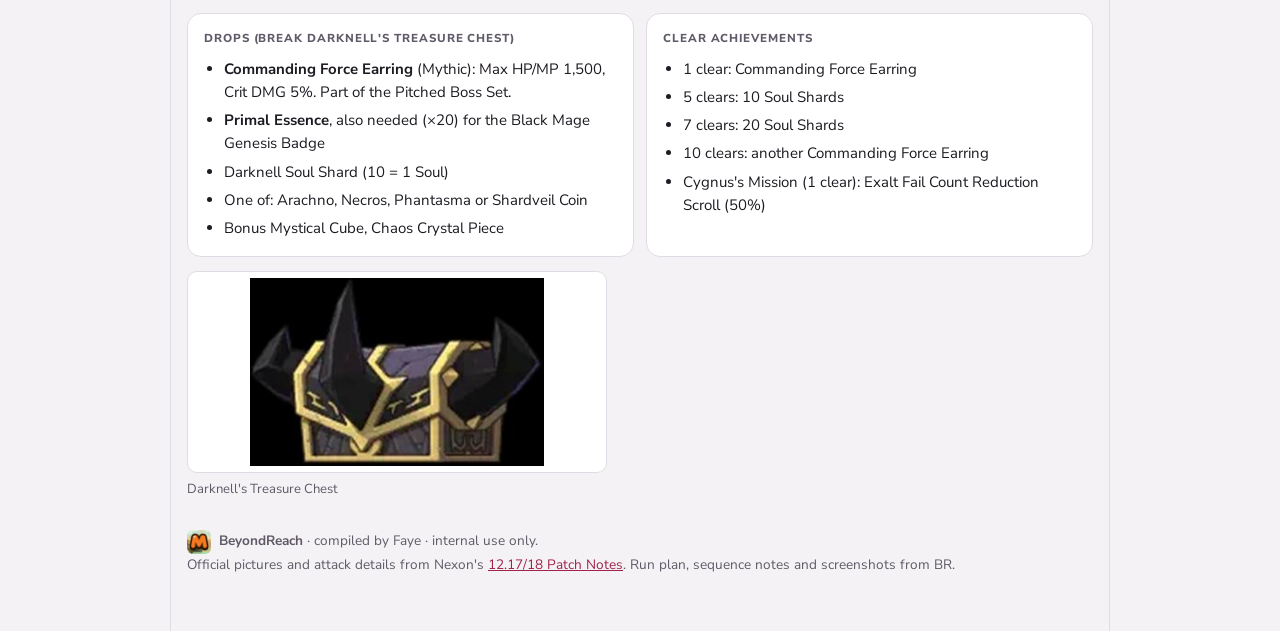
<file: darknell.html>
<!doctype html><html lang="en"><head>
<meta charset="utf-8">
<link rel="icon" type="image/jpeg" sizes="400x400" href="img/comons/txM1bopK_400x400.jpg">
<link rel="apple-touch-icon" href="img/comons/txM1bopK_400x400.jpg">
<link rel="stylesheet" href="branding.css">
<meta property="og:type" content="website">
<meta property="og:site_name" content="BeyondReach">
<meta property="og:title" content="Darknell Run Guide · BeyondReach">
<meta property="og:description" content="Darknell Run Guide · BeyondReach - MapleStory M guild boss guide.">
<meta property="og:url" content="https://beyond-reach-info.github.io/darknell.html">
<meta property="og:image" content="https://beyond-reach-info.github.io/img/comons/txM1bopK_400x400.jpg">
<meta property="og:image:alt" content="MapleStory M logo">
<meta name="twitter:card" content="summary">
<meta name=viewport content="width=device-width,initial-scale=1,viewport-fit=cover"><style>:root{color-scheme:light;box-sizing:border-box;padding-top:env(safe-area-inset-top,0px);padding-bottom:env(safe-area-inset-bottom,0px)}html{scroll-padding-top:env(safe-area-inset-top,0px)}body{margin:0;padding:0;font:14px -apple-system,BlinkMacSystemFont,sans-serif;background:#fff;color:#000}img{max-width:100%}[hidden]:not([hidden=until-found i]){display:none!important}</style></head><body class="site-background">
<title>Darknell Run Guide &middot; BeyondReach</title>
<link rel="stylesheet" href="translation.css">
<meta name="claude:viewport-fit-sides" content="cover">
<link rel="preconnect" href="https://fonts.googleapis.com">
<link rel="stylesheet" href="https://fonts.googleapis.com/css2?family=Marcellus&family=Nunito+Sans:wght@400;600;700;800&display=swap">
<style>
/* Layout: one reading column with sticky tabs. Run setup (types, roles, opening minute, where to stand, lure) first, then the sequence, then every attack with its picture */
:root{
  --bg:#f4f2f5; --surface:#ffffff; --fg:#1e1a22; --muted:#605a68; --line:#e0dbe4;
  --danger:#c0362c; --danger-bg:#fdecea;
  --fly:#8a6a00; --fly-bg:#fff3bf;
  --meteor:#b4233f; --meteor-bg:#fbe7ec;
  --ok:#5a3d8f; --ok-bg:#eee8f7; --ok-fg:#3b2668;
  --neutral-bg:#ecebef; --neutral-fg:#46424d;
  --ori:#0f7c78; --ori-bg:#e0f3f1;
  --stun:#b45309; --stun-bg:#fdf0dd;
  --sprite-bg:#ffffff;
  --accent:#a0234a;
  --display:"Marcellus",Georgia,"Times New Roman",serif;
  --body:"Nunito Sans",system-ui,-apple-system,"Segoe UI",sans-serif;
}
@media (prefers-color-scheme: dark){:root:not([data-theme="light"]){
  --bg:#15121a; --surface:#1f1a25; --fg:#eeebf2; --muted:#aaa3b5; --line:#322b3b;
  --danger:#f08a7f; --danger-bg:#3a1c1a; --fly:#f2d16b; --fly-bg:#3a3110;
  --meteor:#f28aa0; --meteor-bg:#3b1a24; --ok:#b9a0ee; --ok-bg:#271e3a; --ok-fg:#d8cbf7;
  --neutral-bg:#2b2633; --neutral-fg:#cbc6d4; --ori:#5fd1c9; --ori-bg:#143230;
  --stun:#f2a656; --stun-bg:#3a2810; --sprite-bg:#f4f3f8; --accent:#f07ca0; color-scheme:dark}}
:root[data-theme="dark"]{
  --bg:#15121a; --surface:#1f1a25; --fg:#eeebf2; --muted:#aaa3b5; --line:#322b3b;
  --danger:#f08a7f; --danger-bg:#3a1c1a; --fly:#f2d16b; --fly-bg:#3a3110;
  --meteor:#f28aa0; --meteor-bg:#3b1a24; --ok:#b9a0ee; --ok-bg:#271e3a; --ok-fg:#d8cbf7;
  --neutral-bg:#2b2633; --neutral-fg:#cbc6d4; --ori:#5fd1c9; --ori-bg:#143230;
  --stun:#f2a656; --stun-bg:#3a2810; --sprite-bg:#f4f3f8; --accent:#f07ca0; color-scheme:dark}
html{scroll-behavior:smooth}
@media (prefers-reduced-motion:reduce){html{scroll-behavior:auto}}
body{background:var(--bg);color:var(--fg);font-family:var(--body);font-size:15px;line-height:1.55}
body::before{content:"";position:fixed;inset:0 0 auto;height:env(safe-area-inset-top,0px);z-index:10;background:var(--bg)}
.wrap{max-width:940px;margin:0 auto;padding-block:24px 56px;padding-left:max(16px,env(safe-area-inset-left,0px));padding-right:max(16px,env(safe-area-inset-right,0px));display:flex;flex-direction:column;gap:30px}
h1,h2,h3{font-family:var(--display);font-weight:400;text-wrap:balance;margin:0}
h1{font-size:2rem;line-height:1.15}
h2{font-size:1.55rem}
h3{font-size:1.15rem}
p{margin:0}
ul,ol{margin:0;padding-left:20px;display:flex;flex-direction:column;gap:5px}
.label{font-size:.72rem;text-transform:uppercase;letter-spacing:.08em;font-weight:800;color:var(--muted)}
.sub{color:var(--muted)}

.guild{display:flex;align-items:center;gap:10px;flex-wrap:wrap;margin-bottom:10px}
.guild-name{font-family:var(--display);font-size:1.15rem;letter-spacing:.04em;color:var(--accent)}
.guild-tag{font-size:.7rem;font-weight:800;text-transform:uppercase;letter-spacing:.08em;color:var(--danger);border:1px solid var(--danger);border-radius:999px;padding:2px 8px}
.byline{margin-top:6px;font-weight:700}
.facts{display:flex;flex-wrap:wrap;gap:8px;margin-top:12px}
.fact{background:var(--surface);border:1px solid var(--line);border-radius:999px;padding:4px 12px;font-size:.85rem}

nav{position:sticky;top:env(safe-area-inset-top,0px);z-index:5;background:var(--bg);padding-block:8px;border-bottom:1px solid var(--line);display:flex;gap:8px;overflow-x:auto}
nav a{flex:none;text-decoration:none;color:var(--fg);background:var(--surface);border:1px solid var(--line);border-radius:999px;padding:6px 14px;font-weight:800;font-size:.88rem}
nav a:focus-visible,button:focus-visible{outline:2px solid var(--accent);outline-offset:2px}

section{scroll-margin-top:64px;display:flex;flex-direction:column;gap:14px}
.phead{display:flex;flex-direction:column;gap:4px}
.card{background:var(--surface);border:1px solid var(--line);border-radius:14px;padding:16px;display:flex;flex-direction:column;gap:10px;min-width:0}
.grid2{display:grid;grid-template-columns:1fr 1fr;gap:12px}
.chip{display:inline-block;align-self:flex-start;border-radius:6px;padding:2px 10px;font-weight:800;font-size:.76rem;letter-spacing:.06em;text-transform:uppercase}
.chip.hard{background:var(--danger-bg);color:var(--danger)}
.chip.easy{background:var(--ori-bg);color:var(--ori)}
.warnbox{background:var(--danger-bg);border-radius:12px;padding:14px 16px;display:flex;flex-direction:column;gap:8px}
.warnbox strong{color:var(--danger);font-size:1.02rem}

/* roles */
.roles{display:grid;grid-template-columns:repeat(auto-fill,minmax(200px,1fr));gap:10px}
.role{background:var(--surface);border:1px solid var(--line);border-radius:12px;padding:12px;display:flex;flex-direction:column;gap:4px;min-width:0}
.role b{font-size:1rem}
.role span{color:var(--muted);font-size:.88rem}
.role .n{font-size:.72rem;font-weight:800;letter-spacing:.08em;text-transform:uppercase;color:var(--accent)}

/* timeline */
.tl{display:flex;flex-direction:column;gap:6px}
.step{display:grid;grid-template-columns:100px minmax(0,1fr);gap:10px;align-items:center}
.when{font-weight:800;font-variant-numeric:tabular-nums;font-size:.9rem}
.what{border-radius:8px;padding:6px 10px;font-weight:700;font-size:.9rem;min-width:0}
.what.ori{background:var(--ori-bg);color:var(--ori)}
.what.stun{background:var(--stun-bg);color:var(--stun)}
.what.fly{background:var(--fly-bg);color:var(--fly)}
.what.hit{background:var(--neutral-bg);color:var(--neutral-fg)}
.what.warn{background:var(--danger-bg);color:var(--danger)}

/* sequence */
.seqgrid{display:grid;grid-template-columns:repeat(4,minmax(0,1fr));gap:10px}
.seqcol{background:var(--surface);border:1px solid var(--line);border-radius:12px;padding:10px;display:flex;flex-direction:column;gap:6px;min-width:0}
.seqcol h3{font-family:var(--body);font-weight:800;font-size:1rem;color:var(--accent)}
.mv{border-radius:7px;padding:4px 8px;font-weight:800;font-size:.86rem;display:flex;justify-content:space-between;gap:6px}
.mv small{font-weight:600;opacity:.85}
.mv.meteor{background:var(--meteor-bg);color:var(--meteor)}
.mv.fly{background:var(--fly-bg);color:var(--fly)}
.mv.plain{background:var(--neutral-bg);color:var(--neutral-fg)}
.mv.rep{border:1px dashed var(--line);color:var(--muted);font-weight:600}
.mv.ori{background:var(--ori-bg);color:var(--ori)}
.mv.stun{background:var(--stun-bg);color:var(--stun)}
.legend{display:flex;flex-wrap:wrap;gap:6px 14px;font-size:.82rem;color:var(--muted)}
.sw{display:inline-block;width:12px;height:12px;border-radius:3px;vertical-align:-1px;margin-right:4px}

/* figures */
figure{margin:0;display:flex;flex-direction:column;gap:6px;min-width:0}
figcaption{font-size:.82rem;color:var(--muted)}
.zoom{all:unset;cursor:zoom-in;display:block;border-radius:10px;overflow:hidden;border:1px solid var(--line)}
.zoom img{display:block;width:100%;height:auto}
.zoom.sprite{background:var(--sprite-bg)}
.zoom.sprite img{max-height:200px;object-fit:contain;padding:6px;box-sizing:border-box}
.figs{display:grid;grid-template-columns:repeat(auto-fit,minmax(240px,1fr));gap:12px}

/* attacks */
.group{display:flex;flex-direction:column;gap:10px}
.gh{font-weight:800;font-size:.95rem}
.gh.danger{color:var(--danger)} .gh.meteor{color:var(--meteor)} .gh.elite{color:var(--ok-fg)} .gh.plain{color:var(--muted)}
.atks{display:grid;grid-template-columns:repeat(auto-fill,minmax(260px,1fr));gap:12px}
.atk{background:var(--surface);border:1px solid var(--line);border-radius:14px;padding:12px;display:flex;flex-direction:column;gap:8px;min-width:0}
.atk.danger{border-color:var(--danger)}
.an{font-weight:800;display:flex;flex-wrap:wrap;gap:6px;align-items:center}
.aka{font-size:.8rem;color:var(--muted);font-weight:600}
.atk p{font-size:.88rem}
.atk .do b{color:var(--accent)}
.tag{display:inline-flex;border-radius:999px;padding:1px 9px;font-size:.72rem;font-weight:800;white-space:nowrap;background:var(--neutral-bg);color:var(--neutral-fg)}
.tag.ph{background:var(--ok-bg);color:var(--ok-fg)}
.tag.stun{background:var(--stun-bg);color:var(--stun)}

.gloss{display:grid;grid-template-columns:repeat(auto-fill,minmax(250px,1fr));gap:8px}
.term{background:var(--surface);border:1px solid var(--line);border-radius:10px;padding:10px 12px;min-width:0}
.term b{display:block}
.term span{color:var(--muted);font-size:.88rem}
.foot{color:var(--muted);font-size:.85rem}
.foot a{color:var(--accent)}

dialog{border:0;padding:0;background:transparent;max-width:min(96vw,1100px)}
dialog::backdrop{background:rgba(10,8,16,.85)}
dialog img{display:block;max-width:100%;max-height:82vh;border-radius:10px;background:#fff}
dialog p{color:#fff;margin-top:8px;font-size:.9rem}
dialog button{position:absolute;top:8px;right:8px;background:rgba(0,0,0,.6);color:#fff;border:0;border-radius:999px;width:36px;height:36px;font-size:1.2rem;cursor:pointer}

@media (max-width:760px){.seqgrid{grid-template-columns:repeat(2,minmax(0,1fr))}}
@media (max-width:600px){.grid2{grid-template-columns:1fr}.step{grid-template-columns:78px minmax(0,1fr)}h1{font-size:1.7rem}}
</style>

<main class="wrap">
  <a href="./#bosses" style="color:var(--accent);font-weight:800;align-self:flex-start;min-height:44px;display:inline-flex;align-items:center">&larr; Info &amp; Boss guides</a>
  <header>
    <div class="guild"><a class="guild-brand" href="./" aria-label="BeyondReach home"><img class="guild-logo" src="img/comons/txM1bopK_400x400.jpg" alt="" width="40" height="40"><span class="guild-name">BeyondReach</span></a><span class="guild-tag">Internal use only</span><div class="translation-actions" role="group" aria-label="Guide language"><a class="translate-link" href="darknell.html" lang="en" hreflang="en" translate="no" aria-current="page">English</a><a class="translate-link" href="darknell-th.html" lang="th" hreflang="th" translate="no">ไทย</a><a class="translate-link" href="darknell-zh.html" lang="zh-Hans" hreflang="zh-Hans" translate="no">中文</a></div></div>
    <div class="label">MapleStory M · Guild boss guide</div>
    <h1>Darknell Run Guide</h1>
    <p class="byline">Compiled by Faye · Updated Oct 21, 2026</p>
    <p class="sub">For reference only. Info may not be fully accurate and will keep being updated. Tap any picture to enlarge it.</p>
    <div class="facts">
      <span class="fact"><b>Lv. 250+</b></span>
      <span class="fact"><b>6</b> per guild team (max 10)</span>
      <span class="fact"><b>10 min</b></span>
      <span class="fact"><b>1 clear</b> a week (resets Thu midnight)</span>
      <span class="fact"><b>10 revives</b> for the whole team</span>
      <span class="fact">Aim for <b>70% DEF Ignore</b>, <b>880 ARC</b></span>
    </div>
  </header>

  <div class="warnbox" style="background:var(--ok-bg)">
    <strong style="color:var(--ok-fg);font-size:1.2rem">Nodes: use Withstand 2 unless you're the pin or an experienced DPS.</strong>
    <p><b>Everyone else runs Withstand 2. That's our standard.</b></p>
  </div>

  <div class="warnbox">
    <strong>One hit won't KO you. Combos will.</strong>
    <p>A single hit from the boss won't kill you. What kills you is <b>combo death</b>: getting hit by two things at the same time, like a light beam plus the blue ball, or a dash right into a meteor. Dodge so you're never caught by two at once.</p>
  </div>

  <nav aria-label="Sections">
    <a href="#runs">Run types</a>
    <a href="#roles">Roles</a>
    <a href="#opening">Opening</a>
    <a href="#stand">Where to stand</a>
    <a href="#lure">Lure</a>
    <a href="#sequence">Sequence</a>
    <a href="#attacks">Attacks</a>
    <a href="#words">Words</a>
    <a href="#rewards">Rewards</a>
  </nav>

  <section id="runs" aria-labelledby="runs-h">
    <div class="phead"><div class="label">Pick your run</div><h2 id="runs-h">Two kinds of guild runs</h2><p class="sub">You'll be ready for each type at a different level. Start with Type 2.</p></div>
    <div class="grid2">
      <div class="card">
        <span class="chip hard">Type 1 · harder</span>
        <h3>LK/Faye team</h3>
        <ul>
          <li>LK pins, Faye supports as Sia</li>
          <li>No detailed calls. Commands cover the basics only</li>
          <li>You need to know your own role and the general sequence. You don't have to memorize every step; we react to situations.</li>
          <li>If Darknell teleports out on a dive, that's bad luck. Main team keeps DPS and waits for him to come back. <b>Don't chase him.</b></li>
        </ul>
      </div>
      <div class="card">
        <span class="chip easy">Type 2 · easier</span>
        <h3>Dro commands</h3>
        <ul>
          <li>Dro pins and calls the whole sequence in detail</li>
          <li>Comes with a bsp support</li>
          <li>More room for error, good for learning</li>
          <li>Calls include when the lure flies up to the left corner on a dive</li>
        </ul>
      </div>
    </div>
  </section>

  <section id="roles" aria-labelledby="roles-h">
    <div class="phead"><div class="label">Six per team</div><h2 id="roles-h">Who does what</h2></div>
    <div class="roles">
      <div class="role"><span class="n">1</span><b>Pin</b><span>Holds Darknell in place for the team.</span></div>
      <div class="role"><span class="n">2</span><b>Blocker 1</b><span>Blocks meteors. Takes turns with Blocker 2.</span></div>
      <div class="role"><span class="n">3</span><b>Blocker 2</b><span>Blocks meteors. Takes turns with Blocker 1.</span></div>
      <div class="role"><span class="n">4</span><b>3rd DPS (cover)</b><span>Covers any meteor the blockers miss, like a skill on cooldown or bad timing.</span></div>
      <div class="role"><span class="n">5</span><b>Slot 5 support</b><span>Sia or bsp, the “5th slot support position”. Origins on a separate timing (the “8:08”, not a fixed time) for a separate stun, then again around 4:08. Also chain-stuns after team origins.</span></div>
      <div class="role"><span class="n">6</span><b>Lure</b><span>Pulls the elites to the right side so they leave the team alone. Looks like a leech slot, but it isn't easy to survive.</span></div>
    </div>
  </section>

  <section id="opening" aria-labelledby="opening-h">
    <div class="phead"><div class="label">The run flow</div><h2 id="opening-h">First minute and origin timings</h2><p class="sub">The timer counts down from 10:00.</p></div>
    <div class="card">
      <div class="label">Survive the first minute</div>
      <div class="tl">
        <div class="step"><div class="when">9:56</div><div class="what ori">Everyone origins except the slot 5 support (Sia or bsp), who holds it for the 8:08</div></div>
        <div class="step"><div class="when">9:44</div><div class="what stun">He dashes to the corner → stun</div></div>
        <div class="step"><div class="when">9:10</div><div class="what fly">Fixed: everyone fly up (dive)</div></div>
      </div>
    </div>
    <div class="card">
      <div class="label">After that</div>
      <div class="tl">
        <div class="step"><div class="when">~8:26</div><div class="what hit">The stun origin is ready again (9:56 minus 1.5 min stun cooldown)</div></div>
        <div class="step"><div class="when">“8:08”</div><div class="what stun">Slot 5 support origins. Wait for a few more patterns until a dive, then origin to stun and cancel that dive.</div></div>
        <div class="step"><div class="when">+0.5–1 min</div><div class="what warn">Lure moves to the right side of the map</div></div>
        <div class="step"><div class="when">~5 min</div><div class="what ori">Team origin together on call (±10 sec, timed for a dive or a good stun)</div></div>
        <div class="step"><div class="when">~4:08</div><div class="what stun">Slot 5 support origins again (4 min after their 8:08, so it moves with it)</div></div>
        <div class="step"><div class="when">~1 min</div><div class="what ori">Team origin together on call</div></div>
      </div>
      <div class="warnbox"><strong>8:08 is not a fixed time</strong><p>It's just what we call it. The real moment is the first dive after the stun origin is back (~8:26 or later), so it can be ±5 sec or more depending on the run. Same for ~4:08. Wait for the dive and listen to command, not the clock.</p></div>
      <ul>
        <li>Origin cooldown is <b>4 min</b>. The stun cooldown is <b>1.5 min</b>.</li>
        <li><b>Chain stun:</b> after each team origin, someone (usually the slot 5 support) counts <b>8 seconds</b> and casts a stun. The real window is 10 sec, but if you're slow, Darknell wakes up before the chain.</li>
        <li>After the opening, just wait for the call to origin together. Listen to command.</li>
      </ul>
    </div>
    <div class="card">
      <div class="label">Phase markers on the HP bar</div>
      <figure><button type="button" class="zoom" data-src="img/darknell/u-hp-stages.jpg" data-cap="HP bar split into 4 stages. Stage 1 starts on the right."><img src="img/darknell/u-hp-stages.jpg" alt="Darknell HP bar with stage markers 1 to 4"></button><figcaption>The HP bar is split into 4 stages, starting from the right. New elites join at later stages (see Attacks).</figcaption></figure>
    </div>
  </section>

  <section id="stand" aria-labelledby="stand-h">
    <div class="phead"><div class="label">Read this twice</div><h2 id="stand-h">Where the main team stands</h2></div>
    <div class="warnbox">
      <strong>Only 3 people of space on the left. Never stand at the 4th spot or further.</strong>
      <p>Most DPS stand too far out in their first 3–4 runs and think the 4th spot is safe. It isn't. It's a strict, narrow area.</p>
      <p>If the elites spot you and come to the left side, everyone can die, pin included. Even if you fly up and dodge, others die, pin dies out, and the run fails and needs a rerun.</p>
      <p>If you need to avoid danger, don't sidestep a little to the right. Going further right is also OK.</p>
    </div>
    <div class="figs">
      <figure><button type="button" class="zoom" data-src="img/darknell/u-lure-range-marked.jpg" data-cap="Spots 1, 2, 3 are the main team's space. Spot 4 and anything further right is NO."><img src="img/darknell/u-lure-range-marked.jpg" alt="Darknell map with spots 1, 2, 3 marked as safe and spot 4 marked NO" loading="lazy"></button><figcaption>Spots 1, 2, 3 are the main team's space. Spot 4 and anything further right (yellow X) is NO.</figcaption></figure>
    </div>
    <div class="card">
      <div class="label">What you're dodging</div>
      <ul>
        <li><b>Light beam</b> (Pillar of Light): a narrow beam shows first as a warning and is still safe. About 1 sec later it turns into a fat beam that hurts. Move when you see the narrow one.</li>
        <li><b>Blue ball</b>: one of the main things that kills you, in all 4 phases. Pictures below.</li>
        <li><b>Dive</b>: he flies up and smashes the ground. Fly up to dodge.</li>
        <li><b>Meteors</b> are for the blockers. Stay tucked in and keep hitting.</li>
      </ul>
    </div>
  </section>

  <section id="lure" aria-labelledby="lure-h">
    <div class="phead"><div class="label">Role guide</div><h2 id="lure-h">Playing the lure</h2></div>
    <div class="card">
      <div class="label">What the lure dodges</div>
      <ul>
        <li><b>Blue cloud</b>: Vicious Hunter's Summon Chains, a big blue area. Get out of it.</li>
        <li><b>The elites' attacks</b>: snipes, stuns and chains (all pictured under Attacks).</li>
        <li>Plus the same light beams, blue balls and dives as everyone else.</li>
      </ul>
    </div>
    <div class="grid2">
      <div class="card">
        <div class="label">Your job</div>
        <ul>
          <li>About 0.5–1 min after the 8:08 origin, go to the <b>right side</b> to draw the elites away. Everyone else tucks in on the left.</li>
          <li>On a dive, Darknell teleports to a random player. If it's you, fly up to the left corner to be with the team. In Type 2, Dro calls this.</li>
          <li>Around the ~5 min and ~1 min team origins, jump left on the call, origin with the team, then jump back to lure.</li>
        </ul>
      </div>
      <div class="card">
        <div class="label">Staying alive</div>
        <ul>
          <li>Survival comes first. Use i-frames, walk, dash and teleport left and right, and fly up whenever you can.</li>
          <li>Missing the dive timing is fine, like when dive comes while fly is on cooldown. Just survive.</li>
          <li>Scared? Just fly up every time it's ready.</li>
          <li>Want to register damage? You can come at most to the <b>middle</b> of the map. Never cross the middle. If you can't hit from there, don't hit.</li>
        </ul>
      </div>
    </div>
    <div class="warnbox">
      <strong>If the lure dies</strong>
      <p>One of the DPS has to leave and take over lure. That's one less person hitting on the left, so the run gets slower and might fail.</p>
    </div>
  </section>

  <section id="sequence" aria-labelledby="seq-h">
    <div class="phead"><div class="label">Sequence command notes · BR</div><h2 id="seq-h">The sequence by phase</h2><p class="sub">Each phase repeats its list. P1 doesn't matter.</p></div>
    <div class="legend"><span><i class="sw" style="background:var(--meteor)"></i>Meteor: blockers</span><span><i class="sw" style="background:var(--fly)"></i>Dive: fly up</span><span><i class="sw" style="background:var(--neutral-fg)"></i>Other</span></div>
    <div class="seqgrid" id="seqgrid"></div>
    <div class="warnbox"><strong>Every phase: watch the blue ball</strong><p>The blue ball shows up in all 4 phases and is one of the main team killers. Keep an eye on it the whole run, on top of the sequence. See the picture under Attacks.</p></div>
  </section>

  <section id="attacks" aria-labelledby="atk-h">
    <div class="phead"><div class="label">Every attack, with pictures</div><h2 id="atk-h">Know what you're looking at</h2><p class="sub">Names in quotes are what the team calls them. “Likely” means matched by picture and description.</p></div>
    <div id="atkgroups"></div>
  </section>

  <section id="words" aria-labelledby="words-h">
    <div class="phead"><div class="label">Team language</div><h2 id="words-h">Words you'll hear</h2></div>
    <div class="gloss" id="gloss"></div>
  </section>

  <section id="rewards" aria-labelledby="rew-h">
    <div class="phead"><div class="label">Why we run it</div><h2 id="rew-h">Rewards</h2></div>
    <div class="grid2">
      <div class="card">
        <div class="label">Drops (break Darknell's Treasure Chest)</div>
        <ul>
          <li><b>Commanding Force Earring</b> (Mythic): Max HP/MP 1,500, Crit DMG 5%. Part of the Pitched Boss Set.</li>
          <li><b>Primal Essence</b>, also needed (×20) for the Black Mage Genesis Badge</li>
          <li>Darknell Soul Shard (10 = 1 Soul)</li>
          <li>One of: Arachno, Necros, Phantasma or Shardveil Coin</li>
          <li>Bonus Mystical Cube, Chaos Crystal Piece</li>
        </ul>
      </div>
      <div class="card">
        <div class="label">Clear achievements</div>
        <ul>
          <li>1 clear: Commanding Force Earring</li>
          <li>5 clears: 10 Soul Shards</li>
          <li>7 clears: 20 Soul Shards</li>
          <li>10 clears: another Commanding Force Earring</li>
          <li>Cygnus's Mission (1 clear): Exalt Fail Count Reduction Scroll (50%)</li>
        </ul>
      </div>
    </div>
    <figure style="max-width:420px"><button type="button" class="zoom sprite" data-src="img/darknell/4f8035f4.jpg" data-cap="Darknell's Treasure Chest"><img src="img/darknell/4f8035f4.jpg" alt="Darknell's Treasure Chest" loading="lazy"></button><figcaption>Darknell's Treasure Chest</figcaption></figure>
  </section>

  <p class="foot"><img class="footer-logo" src="img/comons/txM1bopK_400x400.jpg" alt="" width="24" height="24" loading="lazy"><b>BeyondReach</b> · compiled by Faye · internal use only.<br>Official pictures and attack details from Nexon's <a href="https://forum.nexon.com/MapleStoryMGlobal/board_view?board=2690&amp;thread=3312258" target="_blank" rel="noopener">12.17/18 Patch Notes</a>. Run plan, sequence notes and screenshots from BR.</p>
</main>

<dialog id="lb" aria-label="Enlarged picture"><button type="button" id="lb-x" aria-label="Close">×</button><img id="lb-img" alt=""><p id="lb-cap"></p></dialog>

<script>
const im=(f,cap)=>({f,cap});
const fig=i=>`<figure><button type="button" class="zoom sprite" data-src="img/darknell/${i.f}" data-cap="${i.cap.replace(/"/g,"&quot;")}"><img src="img/darknell/${i.f}" alt="${i.cap.replace(/"/g,"&quot;")}" loading="lazy"></button>${i.cap?`<figcaption>${i.cap}</figcaption>`:""}</figure>`;

const SEQ={
 P1:[["9:56 · origin (all but slot 5 support)","ori"],["9:44 · dash to corner → stun","stun"],["9:10 · everyone fly up","fly"],["Rest: don't care, self react","rep"]],
 P2:["Buff","Big hit","Knockback","Dash","Meteor","Dive","Buff","Dash","Knockback","Big hit","Meteor","Dive","(Repeat)"],
 P3:["Meteor","Knockback","Dash","Dive","Buff","Big hit","Meteor","Knockback","Dash","Buff","Dive","(Repeat)"],
 P4:["Meteor","Buff","Knockback","Dash","Big hit","Dive","Meteor","Knockback","Buff","Big hit","Dash (wait 2 sec)","Dive","(Repeat)"]
};
const cls=m=>m==="(Repeat)"?"rep":m.startsWith("Meteor")?"meteor":m.startsWith("Dive")?"fly":"plain";
const hint=m=>m.startsWith("Meteor")?"<small>blockers</small>":m.startsWith("Dive")?"<small>fly up</small>":"";
document.getElementById("seqgrid").innerHTML=Object.entries(SEQ).map(([p,l])=>`<div class="seqcol"><h3>${p}</h3><div class="mv" style="background:var(--danger);color:#fff"><span>⚠ Watch the blue ball</span></div>${l.map(m=>Array.isArray(m)?`<div class="mv ${m[1]==="rep"?"rep":m[1]}">${m[0]}</div>`:`<div class="mv ${cls(m)}"><span>${m}</span>${hint(m)}</div>`).join("")}</div>`).join("");

const A=[
 {g:"danger",h:"Dodge these: they're what kills the main team",items:[
  {n:"Pillar of Light",aka:"“light beam”",ph:"All phases",what:"Pillars of light appear all over the map. First a <b>narrow</b> beam shows up as a warning. It's still safe. About <b>1 sec later</b> it turns into a <b>fat</b> beam that hurts.",todo:"Move when you see the narrow one. Step out of the pillar, but not past the 3-person space.",img:[im("u-beam-narrow.jpg","1. Narrow beam (arrows): warning, still safe"),im("u-beam-fat.jpg","2. One sec later: fat beam, this one hurts"),im("9b75f72b.jpg","Official picture")]},
  {n:"Blue ball",aka:"Mad Mage · Summon Sphere (likely)",ph:"All 4 phases",what:"A blue sphere that travels along the map and keeps damaging everything around it. One of the main things that kills you, in every phase. Three situations: it comes from your right corner, from your left corner, or it goes all the way to the left corner where the pin is.",todo:"Teleport through it, use a 1-sec i-frame, jump up, or fly up. Practice it solo until dodging is muscle memory.",img:[im("u-blueball.jpg","The blue ball coming at the team in the left corner"),im("1a469fe6.jpg","Official picture: Mad Mage summoning the sphere")]},
  {n:"Teleport – Ground Slam",aka:"“dive”",ph:"All phases",what:"He teleports to a random party member and slams the ground with a knockback.",todo:"Fly up. If he teleports to the lure, the lure flies to the left corner. Type 1: don't chase him.",img:[im("ade40f6b.jpg","Teleport – Ground Slam")]}
 ]},
 {g:"meteor",h:"Blockers handle these",items:[
  {n:"Summon Meteors",aka:"“meteor”",ph:"All phases",what:"Meteors spaced apart fly down slowly.",todo:"Blocker 1 and 2 take turns. The 3rd DPS covers any that slip through.",img:[im("98392ee5.jpg","Summon Meteors")]}
 ]},
 {g:"plain",h:"Darknell's other moves",items:[
  {n:"Enhanced ATK",aka:"“buff”",ph:"All phases",what:"A buff that powers up his attacks for a while.",todo:"Be extra careful until it ends.",img:[im("811ca93c.jpg","Enhanced ATK")]},
  {n:"Forward Charge",aka:"“dash”",ph:"All phases",what:"Charges forward, hitting everyone in his path with a knockback. At 9:44 he dashes to the corner.",todo:"Stun call at 9:44. In P4, wait 2 sec after the dash before the dive.",img:[im("08d52238.jpg","Forward Charge")]},
  {n:"Forward Swing",aka:"likely “knockback”",ph:"All phases",what:"Swings a huge blade from back to front with a special knockback.",todo:"Expect to get pushed. Get back into position fast.",img:[im("fe49bd50.jpg","Forward Swing")]},
  {n:"Ultimate Sword Energy",aka:"likely “big hit”",ph:"Phase 2+",what:"Sends a large shockwave forward with a knockback.",todo:"Watch your HP. Get back into position after the push.",img:[im("e45e9b8e.jpg","Ultimate Sword Energy")]}
 ]},
 {g:"elite",h:"Elites and adds: the lure's problem (unless you stand too far out)",items:[
  {n:"Corrupted Warrior",ph:"All phases",what:"Summoned all over the map. Uses skills, then self-destructs and damages the area around it.",todo:"Don't stand next to it when it blows up.",img:[im("79fe9665.jpg","Corrupted Warrior")]},
  {n:"Vicious Hunter · Sniping",ph:"All phases",what:"A sniping arrow that pierces through players.",todo:"Lure: move off its line.",img:[im("3d1f5ec5.jpg","Sniping")]},
  {n:"Vicious Hunter · Summon Chains",aka:"“blue cloud”",ph:"Phase 4+",what:"Blue chains that hit a large area.",todo:"Lure: get out of the blue cloud.",img:[im("4467ece2.jpg","Summon Chains")]},
  {n:"Mad Mage · Summon Trap",ph:"Phase 4+",what:"A trap that gives a debuff, then explodes.",todo:"Lure: don't step on it.",img:[im("8ec0c8a5.jpg","Summon Trap")]},
  {n:"Black Knight · Raging Blow",ph:"Phase 2+",stun:true,what:"Hits forward and stuns.",todo:"Lure: i-frame or get out of the way.",img:[im("d38d2074.jpg","Raging Blow")]},
  {n:"Black Knight · Summon Chains",ph:"Phase 2+",what:"Chains that hit a large area.",todo:"Lure: get out of the area.",img:[im("c14ee96c.jpg","Summon Chains")]},
  {n:"Rampant Cyborg · Final Cut",ph:"Phase 3+",stun:true,what:"Hits forward and stuns.",todo:"Lure: i-frame or get out of the way.",img:[im("d32e0f7b.jpg","Final Cut")]},
  {n:"Rampant Cyborg · Phantom Blow",ph:"Phase 3+",stun:true,what:"Hits forward and stuns.",todo:"Lure: i-frame or get out of the way.",img:[im("009c9fe6.jpg","Phantom Blow")]},
  {n:"Bad Brawler · Brain Scrambler",ph:"Phase 2+",what:"A headshot on a nearby player.",todo:"Lure: keep moving.",img:[im("6b2fbfba.jpg","Brain Scrambler")]},
  {n:"Bad Brawler · Octopunch",ph:"Phase 2+",stun:true,what:"Punches forward and stuns.",todo:"Lure: i-frame or get out of the way.",img:[im("153cbbb9.jpg","Octopunch")]}
 ]}
];
document.getElementById("atkgroups").innerHTML=A.map(g=>`<div class="group"><div class="gh ${g.g}">${g.h}</div><div class="atks">${g.items.map(a=>`<article class="atk ${g.g==="danger"?"danger":""}"><div class="an">${a.n} <span class="tag ph">${a.ph}</span>${a.stun?'<span class="tag stun">Stun</span>':""}</div>${a.aka?`<div class="aka">Team calls it: ${a.aka}</div>`:""}<div>${a.img.map(fig).join("")}</div><p>${a.what}</p><p class="do"><b>Do:</b> ${a.todo}</p></article>`).join("")}</div></div>`).join("");

const G=[
 ["Pin","Holds Darknell in place. The main team hits from the left."],
 ["Blocker 1 / 2","Take turns blocking meteors."],
 ["Lure","Pulls the elites to the right side, away from the team."],
 ["Elites","Vicious Hunter, Mad Mage, Black Knight, Rampant Cyborg, Bad Brawler. More join each phase."],
 ["Tuck in","Stay inside the 3-person space on the left."],
 ["Dive","Teleport – Ground Slam. Fly up."],
 ["Dash","Forward Charge."],
 ["Buff","Enhanced ATK."],
 ["Meteor","Summon Meteors. Blockers' job."],
 ["Light beam","Pillar of Light."],
 ["Big hit","Likely Ultimate Sword Energy (P2+)."],
 ["Knockback","Likely Forward Swing."],
 ["Ori / origin","HEXA Origin skill. Team cooldown is 4 min."],
 ["Slot 5 support","The 5th slot support position: Sia or bsp. Holds origin at 9:56 for the 8:08."],
 ["8:08","The slot 5 support's origin on the first dive after their stun is back. A name, not a fixed time. They origin again around 4:08."],
 ["Blue ball","Mad Mage's sphere (likely). Deadly in all 4 phases."],
 ["Blue cloud","Vicious Hunter's Summon Chains. The lure dodges it."],
 ["Chain stun","Count 8 sec after a team origin, then stun so he stays down."],
 ["Type 1 / Type 2","Type 1: LK/Faye team, basic calls, harder. Type 2: Dro-commanded, full calls, easier."]
];
document.getElementById("gloss").innerHTML=G.map(([t,d])=>`<div class="term"><b>${t}</b><span>${d}</span></div>`).join("");

const lb=document.getElementById("lb"),lbi=document.getElementById("lb-img"),lbc=document.getElementById("lb-cap");
document.addEventListener("click",e=>{const z=e.target.closest(".zoom");if(z){lbi.src=z.dataset.src;lbi.alt=z.dataset.cap;lbc.textContent=z.dataset.cap;try{lb.showModal()}catch(_){}}});
document.getElementById("lb-x").onclick=()=>lb.close();
lb.addEventListener("click",e=>{if(e.target===lb)lb.close()});
</script>

</body></html>
</file>
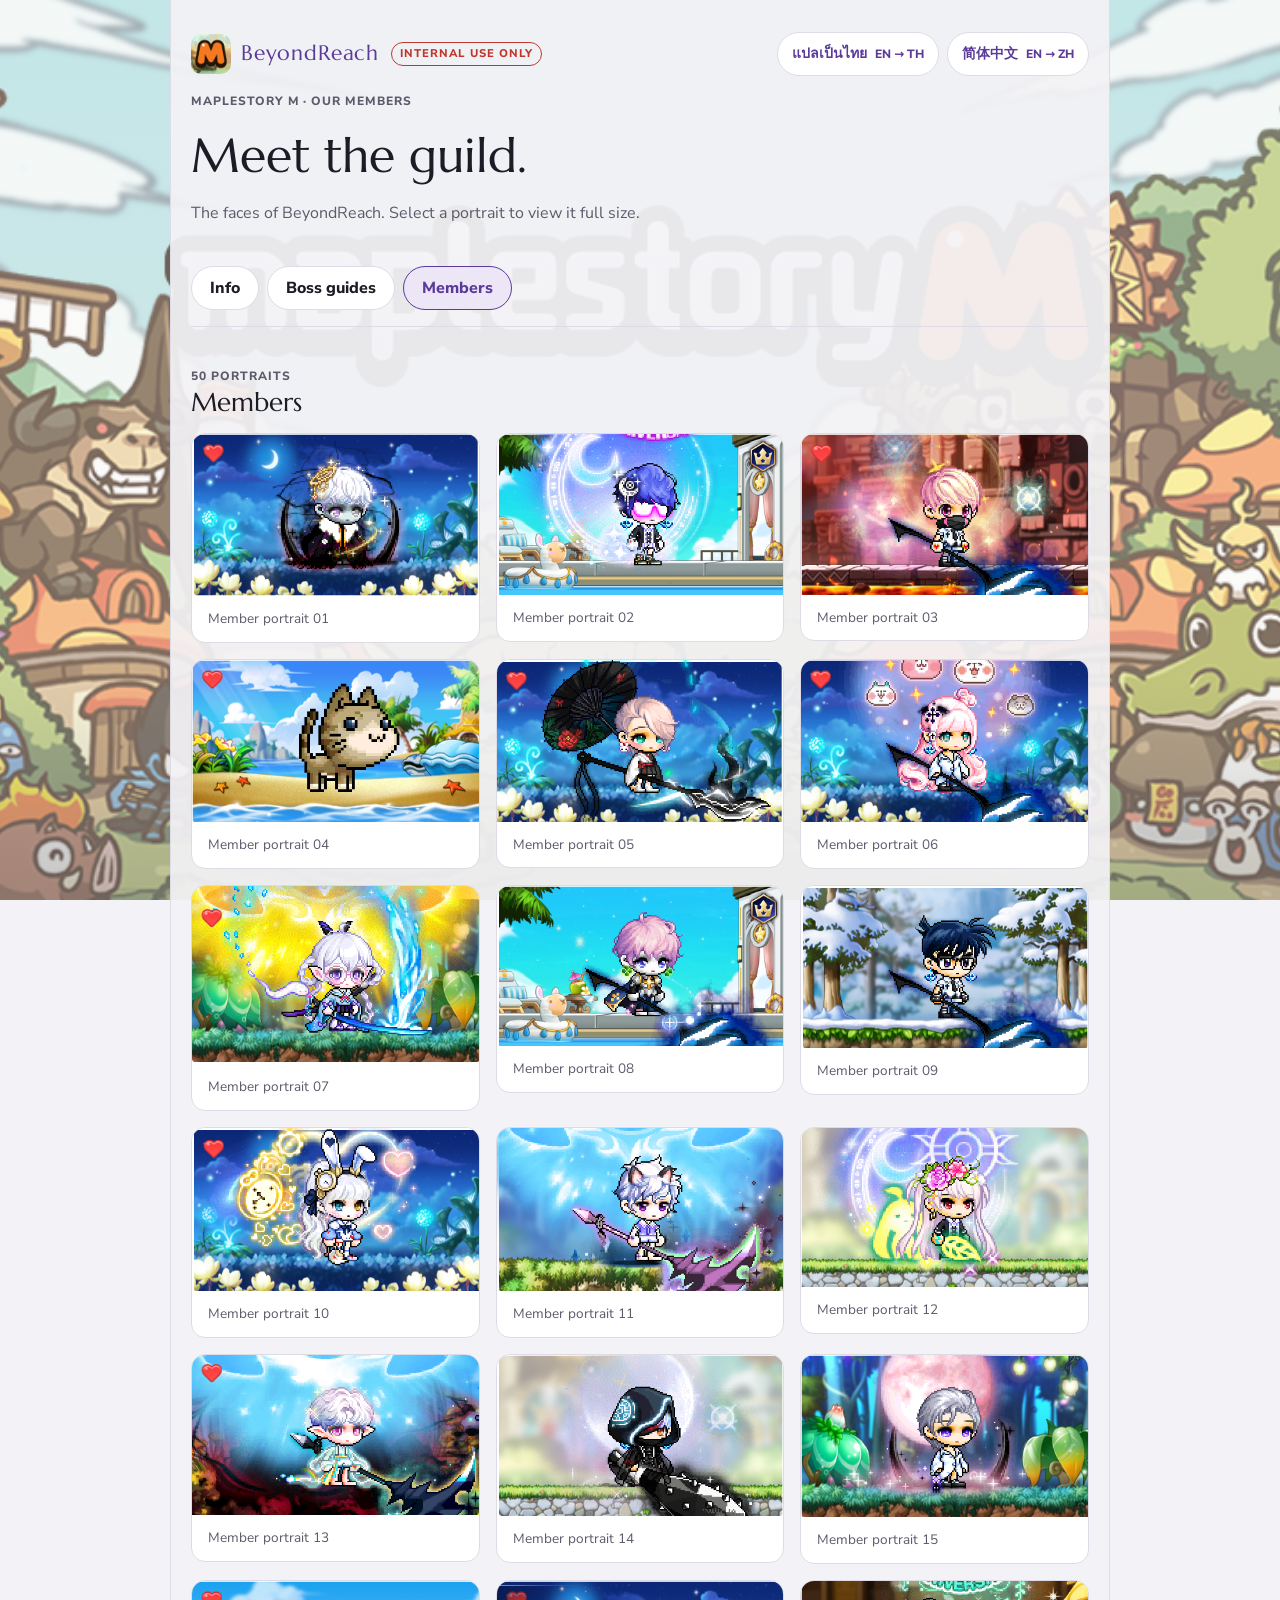
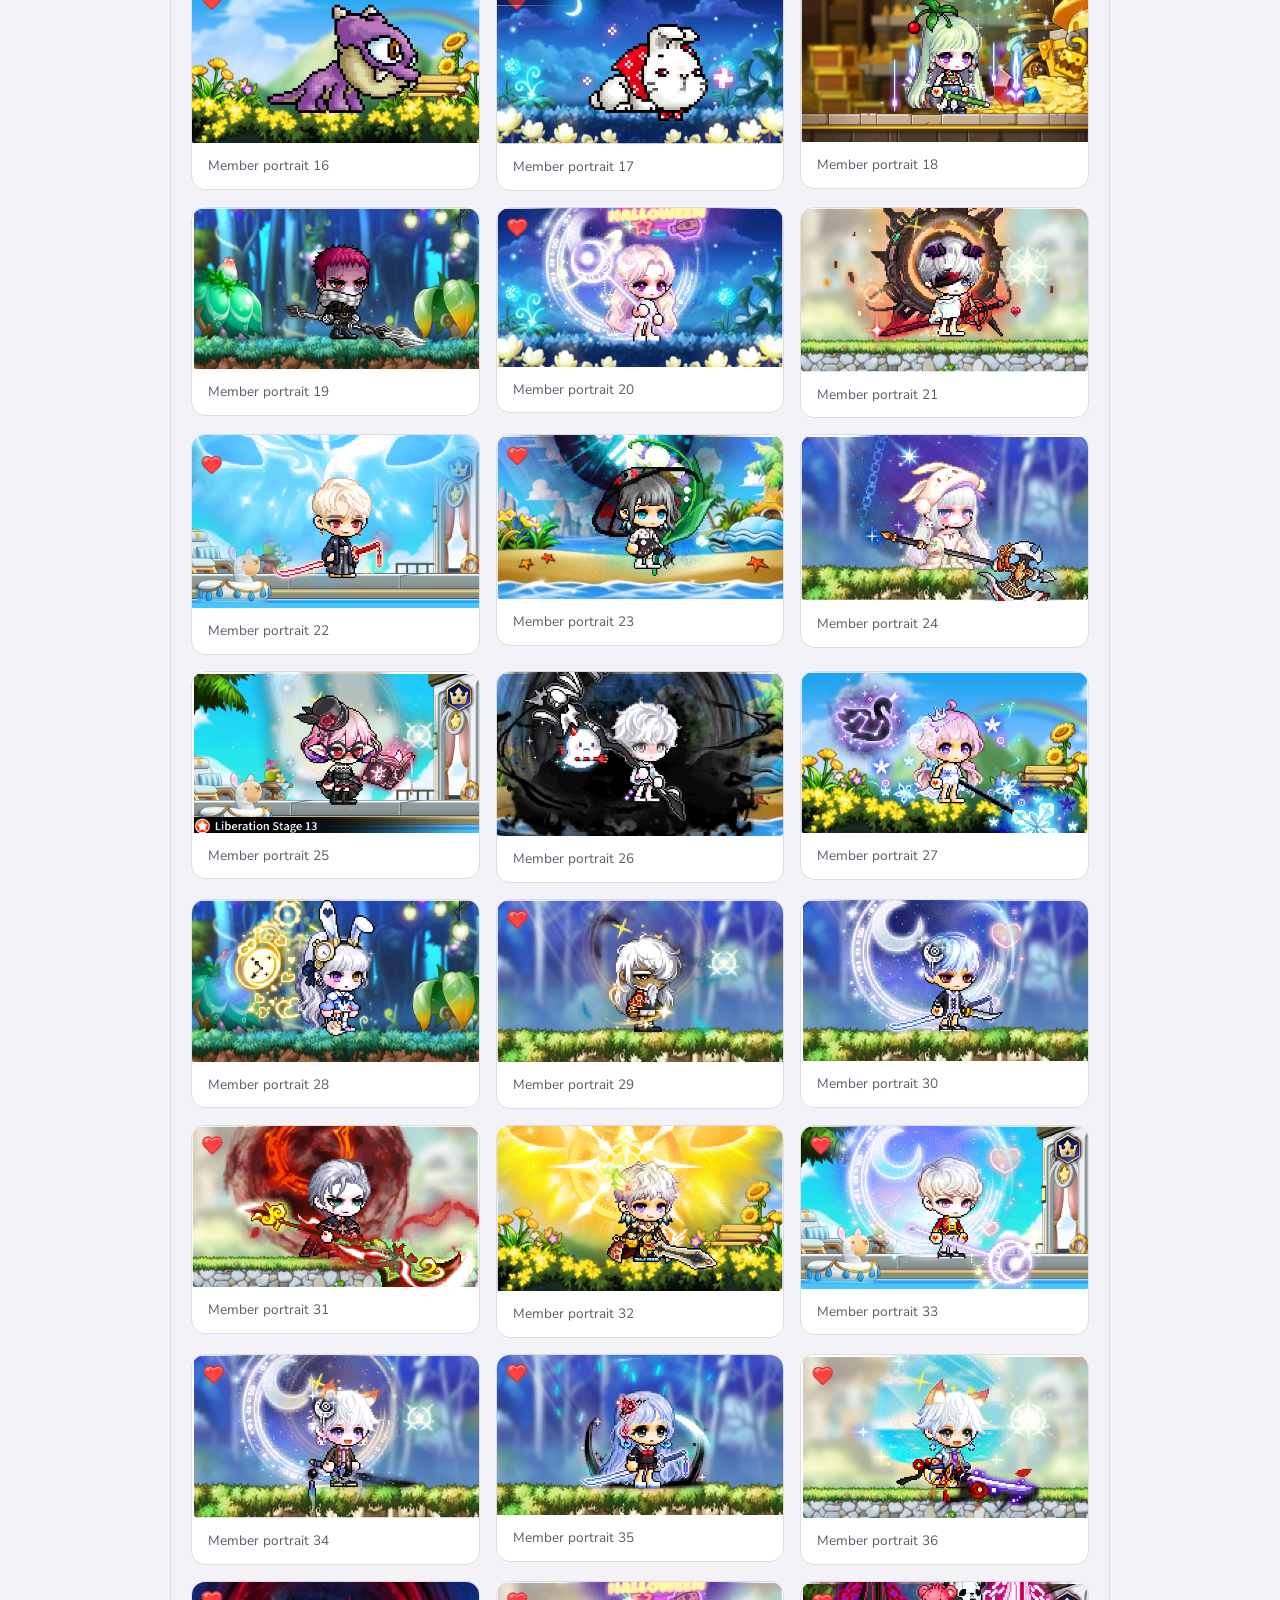
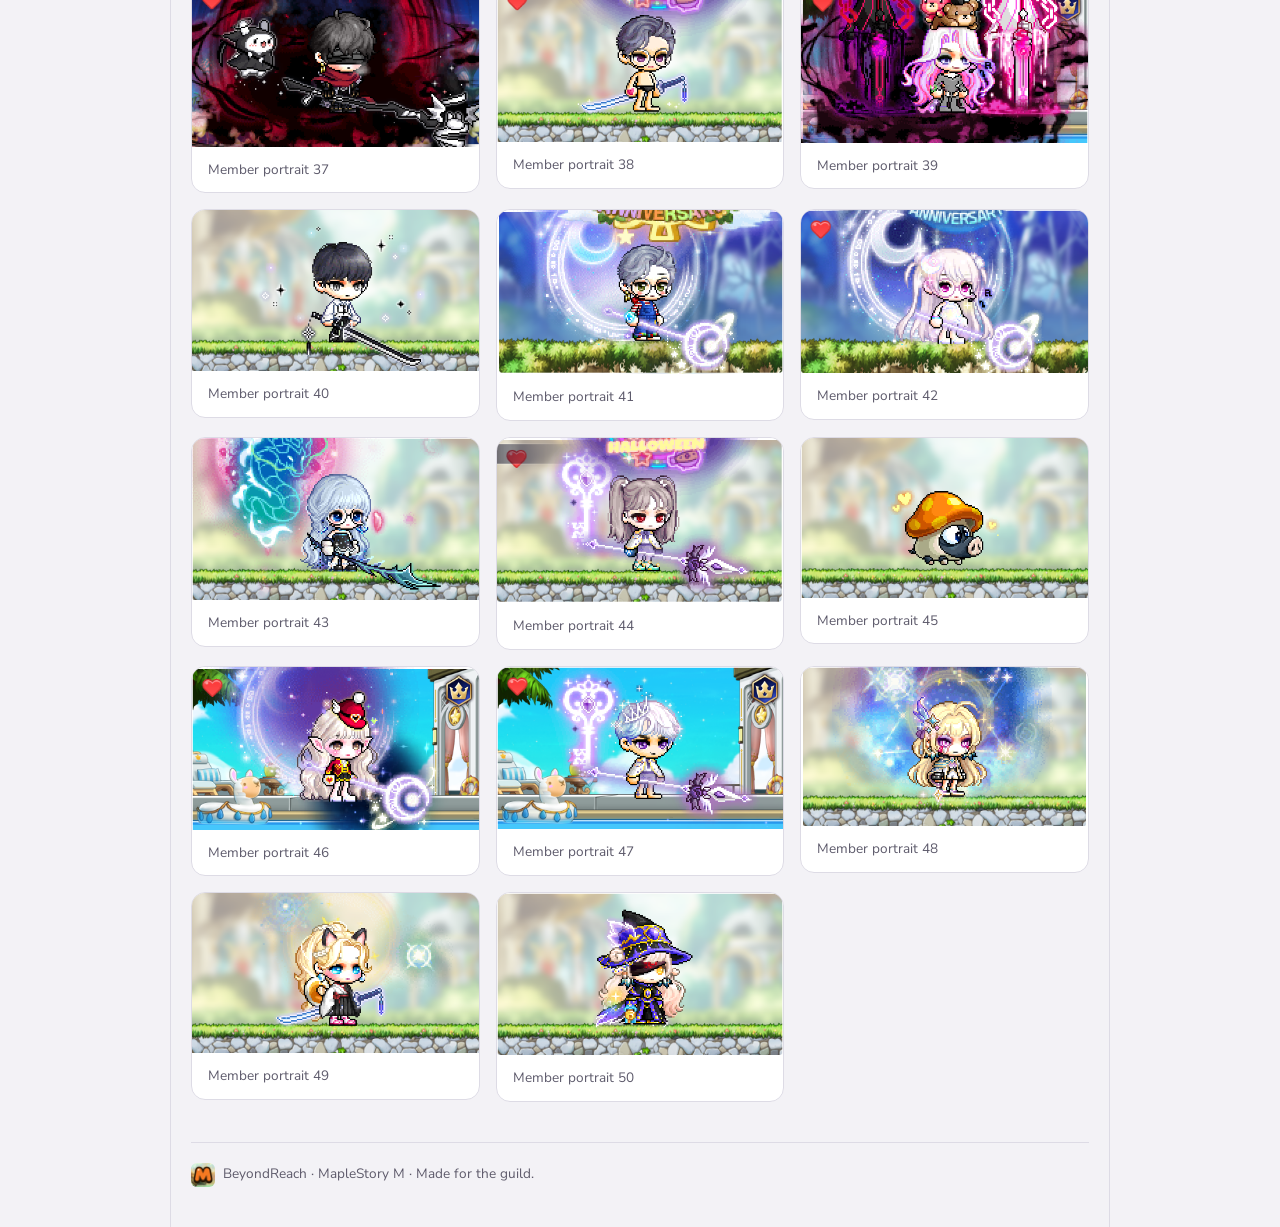
<file: members.html>
<!doctype html>
<html lang="en">
<head>
<meta charset="utf-8">
<link rel="icon" type="image/jpeg" sizes="400x400" href="img/comons/txM1bopK_400x400.jpg">
<link rel="apple-touch-icon" href="img/comons/txM1bopK_400x400.jpg">
<link rel="stylesheet" href="branding.css">
<meta property="og:type" content="website">
<meta property="og:site_name" content="BeyondReach">
<meta property="og:title" content="BeyondReach · Members">
<meta property="og:description" content="Meet the BeyondReach guild through our MapleStory M member portraits.">
<meta property="og:url" content="https://beyond-reach-info.github.io/members.html">
<meta property="og:image" content="https://beyond-reach-info.github.io/img/comons/txM1bopK_400x400.jpg">
<meta property="og:image:alt" content="MapleStory M logo">
<meta name="twitter:card" content="summary">


  <meta name="viewport" content="width=device-width,initial-scale=1,viewport-fit=cover">
  <meta name="description" content="Meet the BeyondReach guild through our MapleStory M member portraits.">
  <title>BeyondReach &middot; Members</title>
  <link rel="preconnect" href="https://fonts.googleapis.com">
  <link rel="stylesheet" href="https://fonts.googleapis.com/css2?family=Marcellus&family=Nunito+Sans:wght@400;600;700;800&display=swap">
  <link rel="stylesheet" href="styles.css">
  <link rel="stylesheet" href="translation.css">
</head>
<body class="site-background">
<main class="wrap">
  <header>
    <div class="guild"><a class="guild-brand" href="./" aria-label="BeyondReach home"><img class="guild-logo" src="img/comons/txM1bopK_400x400.jpg" alt="" width="40" height="40"><span class="guild-name">BeyondReach</span></a><span class="guild-tag">Internal use only</span><div class="translation-actions" role="group" aria-label="Translate this page"><a class="translate-link" href="https://translate.google.com/translate?sl=auto&amp;tl=th&amp;u=https%3A%2F%2Fbeyond-reach-info.github.io%2Fmembers.html" target="_blank" rel="noopener" lang="th" translate="no" aria-label="แปลเป็นไทยผ่าน Google Translate (เปิดแท็บใหม่)" title="Google Translate - Opens in a new tab">แปลเป็นไทย <span aria-hidden="true">EN &rarr; TH</span></a><a class="translate-link" href="https://translate.google.com/translate?sl=en&amp;tl=zh-CN&amp;u=https%3A%2F%2Fbeyond-reach-info.github.io%2Fmembers.html" target="_blank" rel="noopener" lang="zh-Hans" translate="no" aria-label="Translate English to Simplified Chinese with Google Translate (opens in a new tab)" title="Google Translate - Opens in a new tab">简体中文 <span aria-hidden="true">EN &rarr; ZH</span></a></div></div>
    <p class="label">MapleStory M &middot; Our members</p>
    <h1>Meet the guild.</h1>
    <p class="sub">The faces of BeyondReach. Select a portrait to view it full size.</p>
  </header>

  <nav aria-label="Main sections">
    <a href="./#info">Info</a>
    <a href="./#bosses">Boss guides</a>
    <a href="members.html" aria-current="page">Members</a>
  </nav>

  <section aria-labelledby="members-h">
    <div><p class="label">50 portraits</p><h2 id="members-h">Members</h2></div>
    <ul class="members-grid">
      <li>
        <figure class="member">
          <button type="button" data-src="img/home/Screenshot%202026-10-21%20195213.png" aria-label="View member portrait 01 full size" aria-haspopup="dialog" aria-controls="member-modal">
            <img src="img/home/Screenshot%202026-10-21%20195213.png" alt="BeyondReach member portrait 01" width="417" height="235" loading="eager" decoding="async">
          </button>
          <figcaption>Member portrait 01</figcaption>
        </figure>
      </li>
      <li>
        <figure class="member">
          <button type="button" data-src="img/home/Screenshot%202026-10-21%20195222.png" aria-label="View member portrait 02 full size" aria-haspopup="dialog" aria-controls="member-modal">
            <img src="img/home/Screenshot%202026-10-21%20195222.png" alt="BeyondReach member portrait 02" width="415" height="233" loading="eager" decoding="async">
          </button>
          <figcaption>Member portrait 02</figcaption>
        </figure>
      </li>
      <li>
        <figure class="member">
          <button type="button" data-src="img/home/Screenshot%202026-10-21%20195231.png" aria-label="View member portrait 03 full size" aria-haspopup="dialog" aria-controls="member-modal">
            <img src="img/home/Screenshot%202026-10-21%20195231.png" alt="BeyondReach member portrait 03" width="411" height="230" loading="eager" decoding="async">
          </button>
          <figcaption>Member portrait 03</figcaption>
        </figure>
      </li>
      <li>
        <figure class="member">
          <button type="button" data-src="img/home/Screenshot%202026-10-21%20195245.png" aria-label="View member portrait 04 full size" aria-haspopup="dialog" aria-controls="member-modal">
            <img src="img/home/Screenshot%202026-10-21%20195245.png" alt="BeyondReach member portrait 04" width="411" height="233" loading="lazy" decoding="async">
          </button>
          <figcaption>Member portrait 04</figcaption>
        </figure>
      </li>
      <li>
        <figure class="member">
          <button type="button" data-src="img/home/Screenshot%202026-10-21%20195259.png" aria-label="View member portrait 05 full size" aria-haspopup="dialog" aria-controls="member-modal">
            <img src="img/home/Screenshot%202026-10-21%20195259.png" alt="BeyondReach member portrait 05" width="414" height="234" loading="lazy" decoding="async">
          </button>
          <figcaption>Member portrait 05</figcaption>
        </figure>
      </li>
      <li>
        <figure class="member">
          <button type="button" data-src="img/home/Screenshot%202026-10-21%20195311.png" aria-label="View member portrait 06 full size" aria-haspopup="dialog" aria-controls="member-modal">
            <img src="img/home/Screenshot%202026-10-21%20195311.png" alt="BeyondReach member portrait 06" width="412" height="234" loading="lazy" decoding="async">
          </button>
          <figcaption>Member portrait 06</figcaption>
        </figure>
      </li>
      <li>
        <figure class="member">
          <button type="button" data-src="img/home/Screenshot%202026-10-21%20195324.png" aria-label="View member portrait 07 full size" aria-haspopup="dialog" aria-controls="member-modal">
            <img src="img/home/Screenshot%202026-10-21%20195324.png" alt="BeyondReach member portrait 07" width="411" height="255" loading="lazy" decoding="async">
          </button>
          <figcaption>Member portrait 07</figcaption>
        </figure>
      </li>
      <li>
        <figure class="member">
          <button type="button" data-src="img/home/Screenshot%202026-10-21%20195335.png" aria-label="View member portrait 08 full size" aria-haspopup="dialog" aria-controls="member-modal">
            <img src="img/home/Screenshot%202026-10-21%20195335.png" alt="BeyondReach member portrait 08" width="414" height="231" loading="lazy" decoding="async">
          </button>
          <figcaption>Member portrait 08</figcaption>
        </figure>
      </li>
      <li>
        <figure class="member">
          <button type="button" data-src="img/home/Screenshot%202026-10-21%20195346.png" aria-label="View member portrait 09 full size" aria-haspopup="dialog" aria-controls="member-modal">
            <img src="img/home/Screenshot%202026-10-21%20195346.png" alt="BeyondReach member portrait 09" width="416" height="235" loading="lazy" decoding="async">
          </button>
          <figcaption>Member portrait 09</figcaption>
        </figure>
      </li>
      <li>
        <figure class="member">
          <button type="button" data-src="img/home/Screenshot%202026-10-21%20195357.png" aria-label="View member portrait 10 full size" aria-haspopup="dialog" aria-controls="member-modal">
            <img src="img/home/Screenshot%202026-10-21%20195357.png" alt="BeyondReach member portrait 10" width="412" height="235" loading="lazy" decoding="async">
          </button>
          <figcaption>Member portrait 10</figcaption>
        </figure>
      </li>
      <li>
        <figure class="member">
          <button type="button" data-src="img/home/Screenshot%202026-10-21%20195406.png" aria-label="View member portrait 11 full size" aria-haspopup="dialog" aria-controls="member-modal">
            <img src="img/home/Screenshot%202026-10-21%20195406.png" alt="BeyondReach member portrait 11" width="412" height="235" loading="lazy" decoding="async">
          </button>
          <figcaption>Member portrait 11</figcaption>
        </figure>
      </li>
      <li>
        <figure class="member">
          <button type="button" data-src="img/home/Screenshot%202026-10-21%20195417.png" aria-label="View member portrait 12 full size" aria-haspopup="dialog" aria-controls="member-modal">
            <img src="img/home/Screenshot%202026-10-21%20195417.png" alt="BeyondReach member portrait 12" width="409" height="227" loading="lazy" decoding="async">
          </button>
          <figcaption>Member portrait 12</figcaption>
        </figure>
      </li>
      <li>
        <figure class="member">
          <button type="button" data-src="img/home/Screenshot%202026-10-21%20195427.png" aria-label="View member portrait 13 full size" aria-haspopup="dialog" aria-controls="member-modal">
            <img src="img/home/Screenshot%202026-10-21%20195427.png" alt="BeyondReach member portrait 13" width="410" height="229" loading="lazy" decoding="async">
          </button>
          <figcaption>Member portrait 13</figcaption>
        </figure>
      </li>
      <li>
        <figure class="member">
          <button type="button" data-src="img/home/Screenshot%202026-10-21%20195437.png" aria-label="View member portrait 14 full size" aria-haspopup="dialog" aria-controls="member-modal">
            <img src="img/home/Screenshot%202026-10-21%20195437.png" alt="BeyondReach member portrait 14" width="416" height="234" loading="lazy" decoding="async">
          </button>
          <figcaption>Member portrait 14</figcaption>
        </figure>
      </li>
      <li>
        <figure class="member">
          <button type="button" data-src="img/home/Screenshot%202026-10-21%20195447.png" aria-label="View member portrait 15 full size" aria-haspopup="dialog" aria-controls="member-modal">
            <img src="img/home/Screenshot%202026-10-21%20195447.png" alt="BeyondReach member portrait 15" width="412" height="233" loading="lazy" decoding="async">
          </button>
          <figcaption>Member portrait 15</figcaption>
        </figure>
      </li>
      <li>
        <figure class="member">
          <button type="button" data-src="img/home/Screenshot%202026-10-21%20195457.png" aria-label="View member portrait 16 full size" aria-haspopup="dialog" aria-controls="member-modal">
            <img src="img/home/Screenshot%202026-10-21%20195457.png" alt="BeyondReach member portrait 16" width="411" height="233" loading="lazy" decoding="async">
          </button>
          <figcaption>Member portrait 16</figcaption>
        </figure>
      </li>
      <li>
        <figure class="member">
          <button type="button" data-src="img/home/Screenshot%202026-10-21%20195508.png" aria-label="View member portrait 17 full size" aria-haspopup="dialog" aria-controls="member-modal">
            <img src="img/home/Screenshot%202026-10-21%20195508.png" alt="BeyondReach member portrait 17" width="412" height="235" loading="lazy" decoding="async">
          </button>
          <figcaption>Member portrait 17</figcaption>
        </figure>
      </li>
      <li>
        <figure class="member">
          <button type="button" data-src="img/home/Screenshot%202026-10-21%20195518.png" aria-label="View member portrait 18 full size" aria-haspopup="dialog" aria-controls="member-modal">
            <img src="img/home/Screenshot%202026-10-21%20195518.png" alt="BeyondReach member portrait 18" width="411" height="231" loading="lazy" decoding="async">
          </button>
          <figcaption>Member portrait 18</figcaption>
        </figure>
      </li>
      <li>
        <figure class="member">
          <button type="button" data-src="img/home/Screenshot%202026-10-21%20195527.png" aria-label="View member portrait 19 full size" aria-haspopup="dialog" aria-controls="member-modal">
            <img src="img/home/Screenshot%202026-10-21%20195527.png" alt="BeyondReach member portrait 19" width="414" height="233" loading="lazy" decoding="async">
          </button>
          <figcaption>Member portrait 19</figcaption>
        </figure>
      </li>
      <li>
        <figure class="member">
          <button type="button" data-src="img/home/Screenshot%202026-10-21%20195539.png" aria-label="View member portrait 20 full size" aria-haspopup="dialog" aria-controls="member-modal">
            <img src="img/home/Screenshot%202026-10-21%20195539.png" alt="BeyondReach member portrait 20" width="414" height="229" loading="lazy" decoding="async">
          </button>
          <figcaption>Member portrait 20</figcaption>
        </figure>
      </li>
      <li>
        <figure class="member">
          <button type="button" data-src="img/home/Screenshot%202026-10-21%20195550.png" aria-label="View member portrait 21 full size" aria-haspopup="dialog" aria-controls="member-modal">
            <img src="img/home/Screenshot%202026-10-21%20195550.png" alt="BeyondReach member portrait 21" width="412" height="235" loading="lazy" decoding="async">
          </button>
          <figcaption>Member portrait 21</figcaption>
        </figure>
      </li>
      <li>
        <figure class="member">
          <button type="button" data-src="img/home/Screenshot%202026-10-21%20195559.png" aria-label="View member portrait 22 full size" aria-haspopup="dialog" aria-controls="member-modal">
            <img src="img/home/Screenshot%202026-10-21%20195559.png" alt="BeyondReach member portrait 22" width="412" height="248" loading="lazy" decoding="async">
          </button>
          <figcaption>Member portrait 22</figcaption>
        </figure>
      </li>
      <li>
        <figure class="member">
          <button type="button" data-src="img/home/Screenshot%202026-10-21%20195608.png" aria-label="View member portrait 23 full size" aria-haspopup="dialog" aria-controls="member-modal">
            <img src="img/home/Screenshot%202026-10-21%20195608.png" alt="BeyondReach member portrait 23" width="412" height="235" loading="lazy" decoding="async">
          </button>
          <figcaption>Member portrait 23</figcaption>
        </figure>
      </li>
      <li>
        <figure class="member">
          <button type="button" data-src="img/home/Screenshot%202026-10-21%20195618.png" aria-label="View member portrait 24 full size" aria-haspopup="dialog" aria-controls="member-modal">
            <img src="img/home/Screenshot%202026-10-21%20195618.png" alt="BeyondReach member portrait 24" width="412" height="238" loading="lazy" decoding="async">
          </button>
          <figcaption>Member portrait 24</figcaption>
        </figure>
      </li>
      <li>
        <figure class="member">
          <button type="button" data-src="img/home/Screenshot%202026-10-21%20195628.png" aria-label="View member portrait 25 full size" aria-haspopup="dialog" aria-controls="member-modal">
            <img src="img/home/Screenshot%202026-10-21%20195628.png" alt="BeyondReach member portrait 25" width="415" height="233" loading="lazy" decoding="async">
          </button>
          <figcaption>Member portrait 25</figcaption>
        </figure>
      </li>
      <li>
        <figure class="member">
          <button type="button" data-src="img/home/Screenshot%202026-10-21%20195638.png" aria-label="View member portrait 26 full size" aria-haspopup="dialog" aria-controls="member-modal">
            <img src="img/home/Screenshot%202026-10-21%20195638.png" alt="BeyondReach member portrait 26" width="412" height="236" loading="lazy" decoding="async">
          </button>
          <figcaption>Member portrait 26</figcaption>
        </figure>
      </li>
      <li>
        <figure class="member">
          <button type="button" data-src="img/home/Screenshot%202026-10-21%20195647.png" aria-label="View member portrait 27 full size" aria-haspopup="dialog" aria-controls="member-modal">
            <img src="img/home/Screenshot%202026-10-21%20195647.png" alt="BeyondReach member portrait 27" width="414" height="233" loading="lazy" decoding="async">
          </button>
          <figcaption>Member portrait 27</figcaption>
        </figure>
      </li>
      <li>
        <figure class="member">
          <button type="button" data-src="img/home/Screenshot%202026-10-21%20195656.png" aria-label="View member portrait 28 full size" aria-haspopup="dialog" aria-controls="member-modal">
            <img src="img/home/Screenshot%202026-10-21%20195656.png" alt="BeyondReach member portrait 28" width="412" height="233" loading="lazy" decoding="async">
          </button>
          <figcaption>Member portrait 28</figcaption>
        </figure>
      </li>
      <li>
        <figure class="member">
          <button type="button" data-src="img/home/Screenshot%202026-10-21%20195705.png" aria-label="View member portrait 29 full size" aria-haspopup="dialog" aria-controls="member-modal">
            <img src="img/home/Screenshot%202026-10-21%20195705.png" alt="BeyondReach member portrait 29" width="411" height="233" loading="lazy" decoding="async">
          </button>
          <figcaption>Member portrait 29</figcaption>
        </figure>
      </li>
      <li>
        <figure class="member">
          <button type="button" data-src="img/home/Screenshot%202026-10-21%20195714.png" aria-label="View member portrait 30 full size" aria-haspopup="dialog" aria-controls="member-modal">
            <img src="img/home/Screenshot%202026-10-21%20195714.png" alt="BeyondReach member portrait 30" width="414" height="233" loading="lazy" decoding="async">
          </button>
          <figcaption>Member portrait 30</figcaption>
        </figure>
      </li>
      <li>
        <figure class="member">
          <button type="button" data-src="img/home/Screenshot%202026-10-21%20195724.png" aria-label="View member portrait 31 full size" aria-haspopup="dialog" aria-controls="member-modal">
            <img src="img/home/Screenshot%202026-10-21%20195724.png" alt="BeyondReach member portrait 31" width="415" height="233" loading="lazy" decoding="async">
          </button>
          <figcaption>Member portrait 31</figcaption>
        </figure>
      </li>
      <li>
        <figure class="member">
          <button type="button" data-src="img/home/Screenshot%202026-10-21%20195735.png" aria-label="View member portrait 32 full size" aria-haspopup="dialog" aria-controls="member-modal">
            <img src="img/home/Screenshot%202026-10-21%20195735.png" alt="BeyondReach member portrait 32" width="414" height="239" loading="lazy" decoding="async">
          </button>
          <figcaption>Member portrait 32</figcaption>
        </figure>
      </li>
      <li>
        <figure class="member">
          <button type="button" data-src="img/home/Screenshot%202026-10-21%20195744.png" aria-label="View member portrait 33 full size" aria-haspopup="dialog" aria-controls="member-modal">
            <img src="img/home/Screenshot%202026-10-21%20195744.png" alt="BeyondReach member portrait 33" width="412" height="234" loading="lazy" decoding="async">
          </button>
          <figcaption>Member portrait 33</figcaption>
        </figure>
      </li>
      <li>
        <figure class="member">
          <button type="button" data-src="img/home/Screenshot%202026-10-21%20195752.png" aria-label="View member portrait 34 full size" aria-haspopup="dialog" aria-controls="member-modal">
            <img src="img/home/Screenshot%202026-10-21%20195752.png" alt="BeyondReach member portrait 34" width="414" height="235" loading="lazy" decoding="async">
          </button>
          <figcaption>Member portrait 34</figcaption>
        </figure>
      </li>
      <li>
        <figure class="member">
          <button type="button" data-src="img/home/Screenshot%202026-10-21%20195801.png" aria-label="View member portrait 35 full size" aria-haspopup="dialog" aria-controls="member-modal">
            <img src="img/home/Screenshot%202026-10-21%20195801.png" alt="BeyondReach member portrait 35" width="411" height="229" loading="lazy" decoding="async">
          </button>
          <figcaption>Member portrait 35</figcaption>
        </figure>
      </li>
      <li>
        <figure class="member">
          <button type="button" data-src="img/home/Screenshot%202026-10-21%20195810.png" aria-label="View member portrait 36 full size" aria-haspopup="dialog" aria-controls="member-modal">
            <img src="img/home/Screenshot%202026-10-21%20195810.png" alt="BeyondReach member portrait 36" width="414" height="235" loading="lazy" decoding="async">
          </button>
          <figcaption>Member portrait 36</figcaption>
        </figure>
      </li>
      <li>
        <figure class="member">
          <button type="button" data-src="img/home/Screenshot%202026-10-21%20195822.png" aria-label="View member portrait 37 full size" aria-haspopup="dialog" aria-controls="member-modal">
            <img src="img/home/Screenshot%202026-10-21%20195822.png" alt="BeyondReach member portrait 37" width="410" height="236" loading="lazy" decoding="async">
          </button>
          <figcaption>Member portrait 37</figcaption>
        </figure>
      </li>
      <li>
        <figure class="member">
          <button type="button" data-src="img/home/Screenshot%202026-10-21%20195830.png" aria-label="View member portrait 38 full size" aria-haspopup="dialog" aria-controls="member-modal">
            <img src="img/home/Screenshot%202026-10-21%20195830.png" alt="BeyondReach member portrait 38" width="415" height="232" loading="lazy" decoding="async">
          </button>
          <figcaption>Member portrait 38</figcaption>
        </figure>
      </li>
      <li>
        <figure class="member">
          <button type="button" data-src="img/home/Screenshot%202026-10-21%20195840.png" aria-label="View member portrait 39 full size" aria-haspopup="dialog" aria-controls="member-modal">
            <img src="img/home/Screenshot%202026-10-21%20195840.png" alt="BeyondReach member portrait 39" width="416" height="234" loading="lazy" decoding="async">
          </button>
          <figcaption>Member portrait 39</figcaption>
        </figure>
      </li>
      <li>
        <figure class="member">
          <button type="button" data-src="img/home/Screenshot%202026-10-21%20195849.png" aria-label="View member portrait 40 full size" aria-haspopup="dialog" aria-controls="member-modal">
            <img src="img/home/Screenshot%202026-10-21%20195849.png" alt="BeyondReach member portrait 40" width="411" height="231" loading="lazy" decoding="async">
          </button>
          <figcaption>Member portrait 40</figcaption>
        </figure>
      </li>
      <li>
        <figure class="member">
          <button type="button" data-src="img/home/Screenshot%202026-10-21%20195857.png" aria-label="View member portrait 41 full size" aria-haspopup="dialog" aria-controls="member-modal">
            <img src="img/home/Screenshot%202026-10-21%20195857.png" alt="BeyondReach member portrait 41" width="416" height="238" loading="lazy" decoding="async">
          </button>
          <figcaption>Member portrait 41</figcaption>
        </figure>
      </li>
      <li>
        <figure class="member">
          <button type="button" data-src="img/home/Screenshot%202026-10-21%20195908.png" aria-label="View member portrait 42 full size" aria-haspopup="dialog" aria-controls="member-modal">
            <img src="img/home/Screenshot%202026-10-21%20195908.png" alt="BeyondReach member portrait 42" width="412" height="234" loading="lazy" decoding="async">
          </button>
          <figcaption>Member portrait 42</figcaption>
        </figure>
      </li>
      <li>
        <figure class="member">
          <button type="button" data-src="img/home/Screenshot%202026-10-21%20195919.png" aria-label="View member portrait 43 full size" aria-haspopup="dialog" aria-controls="member-modal">
            <img src="img/home/Screenshot%202026-10-21%20195919.png" alt="BeyondReach member portrait 43" width="412" height="233" loading="lazy" decoding="async">
          </button>
          <figcaption>Member portrait 43</figcaption>
        </figure>
      </li>
      <li>
        <figure class="member">
          <button type="button" data-src="img/home/Screenshot%202026-10-21%20195927.png" aria-label="View member portrait 44 full size" aria-haspopup="dialog" aria-controls="member-modal">
            <img src="img/home/Screenshot%202026-10-21%20195927.png" alt="BeyondReach member portrait 44" width="414" height="238" loading="lazy" decoding="async">
          </button>
          <figcaption>Member portrait 44</figcaption>
        </figure>
      </li>
      <li>
        <figure class="member">
          <button type="button" data-src="img/home/Screenshot%202026-10-21%20195935.png" aria-label="View member portrait 45 full size" aria-haspopup="dialog" aria-controls="member-modal">
            <img src="img/home/Screenshot%202026-10-21%20195935.png" alt="BeyondReach member portrait 45" width="411" height="229" loading="lazy" decoding="async">
          </button>
          <figcaption>Member portrait 45</figcaption>
        </figure>
      </li>
      <li>
        <figure class="member">
          <button type="button" data-src="img/home/Screenshot%202026-10-21%20195945.png" aria-label="View member portrait 46 full size" aria-haspopup="dialog" aria-controls="member-modal">
            <img src="img/home/Screenshot%202026-10-21%20195945.png" alt="BeyondReach member portrait 46" width="413" height="235" loading="lazy" decoding="async">
          </button>
          <figcaption>Member portrait 46</figcaption>
        </figure>
      </li>
      <li>
        <figure class="member">
          <button type="button" data-src="img/home/Screenshot%202026-10-21%20195954.png" aria-label="View member portrait 47 full size" aria-haspopup="dialog" aria-controls="member-modal">
            <img src="img/home/Screenshot%202026-10-21%20195954.png" alt="BeyondReach member portrait 47" width="410" height="233" loading="lazy" decoding="async">
          </button>
          <figcaption>Member portrait 47</figcaption>
        </figure>
      </li>
      <li>
        <figure class="member">
          <button type="button" data-src="img/home/Screenshot%202026-10-21%20200001.png" aria-label="View member portrait 48 full size" aria-haspopup="dialog" aria-controls="member-modal">
            <img src="img/home/Screenshot%202026-10-21%20200001.png" alt="BeyondReach member portrait 48" width="418" height="233" loading="lazy" decoding="async">
          </button>
          <figcaption>Member portrait 48</figcaption>
        </figure>
      </li>
      <li>
        <figure class="member">
          <button type="button" data-src="img/home/Screenshot%202026-10-21%20200010.png" aria-label="View member portrait 49 full size" aria-haspopup="dialog" aria-controls="member-modal">
            <img src="img/home/Screenshot%202026-10-21%20200010.png" alt="BeyondReach member portrait 49" width="411" height="229" loading="lazy" decoding="async">
          </button>
          <figcaption>Member portrait 49</figcaption>
        </figure>
      </li>
      <li>
        <figure class="member">
          <button type="button" data-src="img/home/Screenshot%202026-10-21%20200020.png" aria-label="View member portrait 50 full size" aria-haspopup="dialog" aria-controls="member-modal">
            <img src="img/home/Screenshot%202026-10-21%20200020.png" alt="BeyondReach member portrait 50" width="414" height="234" loading="lazy" decoding="async">
          </button>
          <figcaption>Member portrait 50</figcaption>
        </figure>
      </li>
    </ul>
  </section>

  <footer><img class="footer-logo" src="img/comons/txM1bopK_400x400.jpg" alt="" width="24" height="24" loading="lazy">BeyondReach &middot; MapleStory M &middot; Made for the guild.</footer>
</main>
<dialog id="member-modal" class="member-modal" aria-labelledby="member-modal-caption">
  <button type="button" class="member-modal-close" aria-label="Close member portrait" autofocus>&times;</button>
  <img id="member-modal-image" alt="">
  <p id="member-modal-caption"></p>
</dialog>
<script src="members.js"></script>
</body>
</html>
</file>
<file: branding.css>
/* Shared MapleStory M branding. */
.guild-brand{display:inline-flex;align-items:center;gap:10px;min-height:44px;color:var(--accent);text-decoration:none;flex:none}
.guild-brand:hover .guild-name{text-decoration:underline}
.guild-brand:focus-visible{outline:2px solid var(--accent);outline-offset:4px;border-radius:10px}
.guild-logo{display:block;width:40px;height:40px;border-radius:10px;object-fit:cover;flex:none}
.footer-logo{display:inline-block;width:24px;height:24px;border-radius:6px;object-fit:cover;vertical-align:middle;margin-right:8px}

/* Keep the artwork fixed behind a readable column on every page. */
body.site-background{isolation:isolate}
body.site-background::after{
  content:"";position:fixed;inset:0;z-index:-1;pointer-events:none;
  background-image:linear-gradient(color-mix(in srgb,var(--bg) 35%,transparent),color-mix(in srgb,var(--bg) 35%,transparent)),url("img/comons/maplestory-m-background.png");
  background-position:center;background-size:cover;background-repeat:no-repeat;
}
body.site-background>.wrap{
  min-height:100vh;box-sizing:border-box;
  background:color-mix(in srgb,var(--bg) 92%,transparent);
  border-inline:1px solid var(--line);
}
</file>
<file: styles.css>
:root{
      color-scheme:light;
      --bg:#f3f2f6; --surface:#ffffff; --fg:#1d1b26; --muted:#5d5a6b; --line:#dddbe5;
      --accent:#5b3a9a; --accent-bg:#ece6f7; --notice:#c0362c;
      --display:"Marcellus",Georgia,"Times New Roman",serif;
      --body:"Nunito Sans",system-ui,-apple-system,"Segoe UI",sans-serif;
    }
    @media (prefers-color-scheme:dark){:root{
      color-scheme:dark;
      --bg:#14121b; --surface:#1d1a27; --fg:#ecebf3; --muted:#a6a2b8; --line:#2f2b3d;
      --accent:#b39cf0; --accent-bg:#251d3a; --notice:#f08a7f;
    }}
    *{box-sizing:border-box}
    html{scroll-behavior:smooth;scroll-padding-top:24px}
    body{margin:0;background:var(--bg);color:var(--fg);font:16px/1.6 var(--body)}
    .wrap{max-width:940px;margin:0 auto;padding:32px max(20px,env(safe-area-inset-right,0px)) max(40px,env(safe-area-inset-bottom,0px)) max(20px,env(safe-area-inset-left,0px));padding-top:max(32px,env(safe-area-inset-top,0px));display:flex;flex-direction:column;gap:40px}
    h1,h2,h3{font-family:var(--display);font-weight:400;line-height:1.2;text-wrap:balance;margin:0}
    h1{font-size:clamp(2rem,5vw,3rem);max-width:640px}
    h2{font-size:1.6rem}h3{font-size:1.5rem}
    p{margin:0}.sub{color:var(--muted)}
    .guild{display:flex;align-items:center;gap:12px;flex-wrap:wrap}
    .guild-name{font-family:var(--display);font-size:1.3rem;letter-spacing:.04em;color:var(--accent)}
    .guild-tag{font-size:.7rem;font-weight:800;text-transform:uppercase;letter-spacing:.08em;color:var(--notice);border:1px solid var(--notice);border-radius:999px;padding:2px 8px}
    header,section{display:flex;flex-direction:column;gap:16px}
    .label{font-size:.75rem;text-transform:uppercase;letter-spacing:.08em;font-weight:800;color:var(--muted)}
    nav{display:flex;flex-wrap:wrap;gap:8px;border-bottom:1px solid var(--line);padding-bottom:16px}
    nav a{display:inline-flex;align-items:center;min-height:44px;padding:8px 18px;border:1px solid var(--line);border-radius:999px;background:var(--surface);color:var(--fg);text-decoration:none;font-weight:800}
    a:focus-visible{outline:2px solid var(--accent);outline-offset:4px}
    nav a:hover{border-color:var(--accent);color:var(--accent)}
    .info-grid{display:grid;grid-template-columns:1fr 1fr;gap:14px}
    .card{background:var(--surface);border:1px solid var(--line);border-radius:14px;padding:24px;display:flex;flex-direction:column;gap:10px;min-width:0}
    .card h3{font-family:var(--body);font-weight:800;font-size:1rem}
    .boss-list{list-style:none;margin:0;padding:0}
    .boss-link{display:flex;flex-direction:column;gap:20px;padding:28px;background:var(--surface);border:1px solid var(--line);border-radius:14px;color:var(--fg);text-decoration:none;transition:border-color .18s,background-color .18s}
    .boss-link:hover{border-color:var(--accent);background:var(--accent-bg)}
    .boss-art{display:block;width:100%;height:240px;object-fit:contain;border-radius:10px;background:#fff}
    .boss-top,.boss-bottom{display:flex;align-items:center;justify-content:space-between;gap:16px;flex-wrap:wrap}
    .status{font-size:.75rem;font-weight:800;color:var(--accent);background:var(--accent-bg);padding:4px 10px;border-radius:999px}
    .facts{display:flex;flex-wrap:wrap;gap:8px}
    .fact{font-size:.85rem;border:1px solid var(--line);border-radius:999px;padding:4px 12px;color:var(--muted)}
    .open-guide{font-weight:800;color:var(--accent)}
    footer{border-top:1px solid var(--line);padding-top:20px;font-size:.85rem;color:var(--muted)}
    @media(max-width:600px){.wrap{gap:30px}.info-grid{grid-template-columns:1fr}.card,.boss-link{padding:20px}}
    @media(prefers-reduced-motion:reduce){html{scroll-behavior:auto}.boss-link{transition:none}}

/* Members gallery */
.members-grid{display:grid;grid-template-columns:repeat(3,minmax(0,1fr));gap:16px;list-style:none;margin:0;padding:0}
.member{margin:0;overflow:hidden;background:var(--surface);border:1px solid var(--line);border-radius:14px}
.member button{display:block;width:100%;padding:0;border:0;background:transparent;cursor:zoom-in;transition:opacity .18s}
.member button:hover{opacity:.8}
.member button:focus-visible{outline-offset:-4px}
.member img{display:block;width:100%;height:auto}
.member figcaption{padding:12px 16px;color:var(--muted);font-size:.85rem}
.member-modal{border:1px solid var(--line);border-radius:14px;padding:56px 16px 16px;background:var(--surface);color:var(--fg);max-width:min(94vw,900px);max-height:90vh;max-height:90dvh;box-sizing:border-box}
.member-modal::backdrop{background:rgba(10,8,16,.85)}
.member-modal img{display:block;max-width:100%;max-height:65vh;max-height:65dvh;object-fit:contain;margin:auto}
.member-modal p{margin-top:12px;color:var(--muted)}
.member-modal-close{position:absolute;top:6px;right:6px;width:44px;height:44px;border:1px solid var(--line);border-radius:50%;background:var(--bg);color:var(--fg);font-size:1.5rem;cursor:pointer}
.member-modal-close:hover{border-color:var(--accent)}
.member-modal-close:focus-visible,.member button:focus-visible{outline:2px solid var(--accent);outline-offset:-4px}
body:has(.member-modal[open]){overflow:hidden}
nav a[aria-current="page"]{background:var(--accent-bg);border-color:var(--accent);color:var(--accent)}
@media(max-width:800px){.members-grid{grid-template-columns:repeat(2,minmax(0,1fr))}}
@media(max-width:480px){.members-grid{grid-template-columns:1fr}}
@media(prefers-reduced-motion:reduce){.member button{transition:none}}
</file>
<file: translation.css>
/* Shared translation action for all pages. */
.translation-actions{display:flex;flex-wrap:wrap;gap:8px;margin-left:auto}
.translate-link{
  display:inline-flex;align-items:center;justify-content:center;gap:8px;
  min-height:44px;padding:8px 14px;box-sizing:border-box;
  border:1px solid var(--line);border-radius:999px;
  background:var(--surface);color:var(--accent);
  font-family:var(--body);font-size:.88rem;font-weight:800;line-height:1.5;
  text-decoration:none;transition:border-color .18s;
}
.translate-link:hover{border-color:var(--accent)}
.translate-link[aria-current="page"]{border-color:var(--accent);background:var(--fg);color:var(--bg)}
.translate-link:focus-visible{outline:2px solid var(--accent);outline-offset:4px}
.translate-link span{font-size:.75rem;white-space:nowrap}
@media(max-width:480px){.translation-actions{margin-left:0}}
@media(prefers-reduced-motion:reduce){.translate-link{transition:none}}
</file>
<file: clucid.css>
/* Reading layout for the Thai Chaos Lucid guide. */
section{scroll-margin-top:24px}
.card ul,.card ol{margin:0;padding-left:24px;display:flex;flex-direction:column;gap:10px}
.card a{color:var(--accent);overflow-wrap:anywhere;text-underline-offset:3px}
.card p,.card li{overflow-wrap:anywhere}
h1 .sub{font-size:.65em}
.guide-figure{margin:0;display:flex;flex-direction:column;gap:8px;min-width:0}
.guide-figure>a{display:block;border:1px solid var(--line);border-radius:10px;overflow:hidden;background:#fff;cursor:zoom-in}
.guide-figure img{display:block;max-width:100%;height:auto;margin-inline:auto}
.guide-figure figcaption{font-size:.875rem;color:var(--muted);overflow-wrap:anywhere}
.guide-figure figcaption a{color:var(--accent)}
.guide-sprite img{object-fit:contain}
.guide-sprite>a{padding:12px}
.card .skill-sequence{display:grid;grid-template-columns:repeat(auto-fit,minmax(140px,1fr));gap:20px 28px}
.skill-sequence li{min-width:0}
.skill-sequence .guide-figure{margin-top:8px}
.skill-sequence img{width:100%;height:160px;object-fit:contain}
.gauge-alert{border-left:4px solid var(--notice);background:var(--accent-bg);padding:12px 16px;border-radius:6px}
.table-scroll{max-width:100%;overflow-x:auto}
.table-scroll:focus-visible{outline:2px solid var(--accent);outline-offset:4px}
table{width:100%;border-collapse:collapse;font-size:1rem}
caption{text-align:left;font-weight:800;margin-bottom:10px}
th,td{padding:12px;text-align:left;vertical-align:top;border-bottom:1px solid var(--line);overflow-wrap:anywhere}
thead{background:var(--accent-bg)}
@media(max-width:600px){th,td{padding:10px 8px}}
</file>
